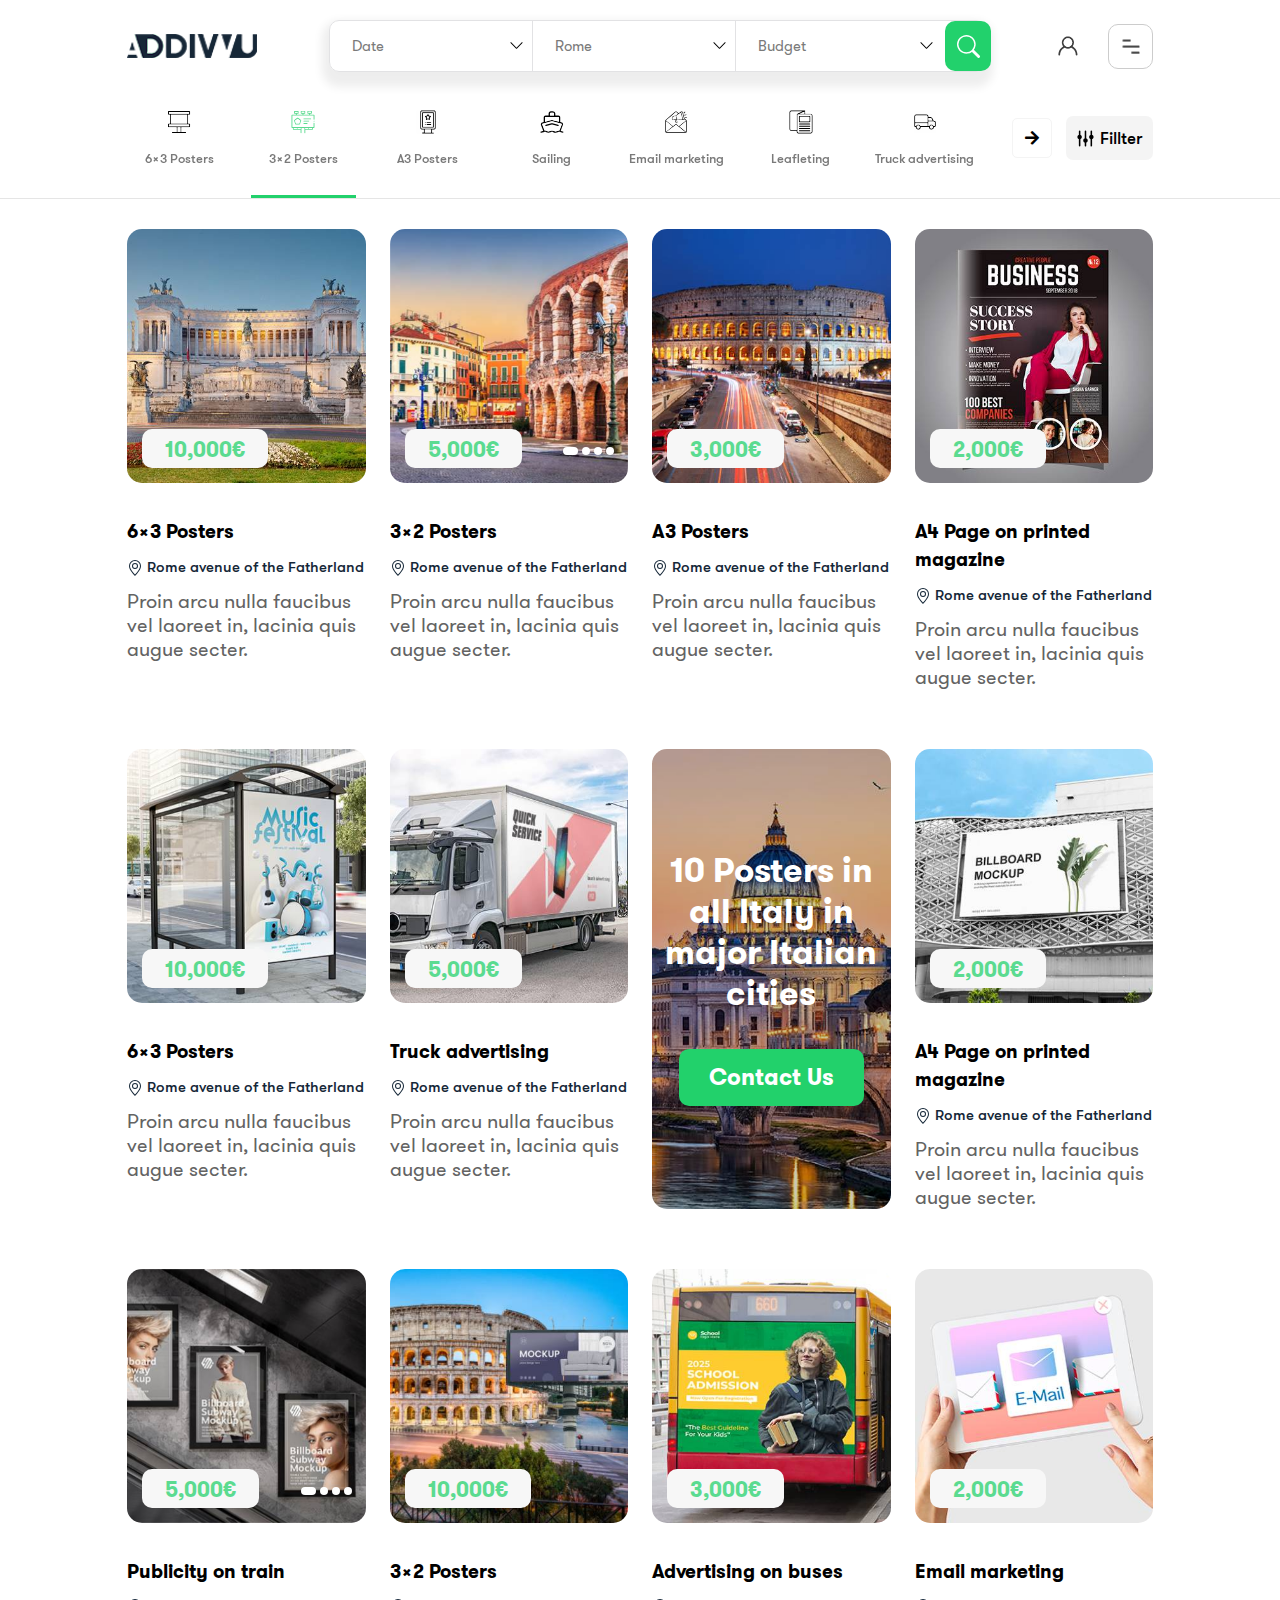
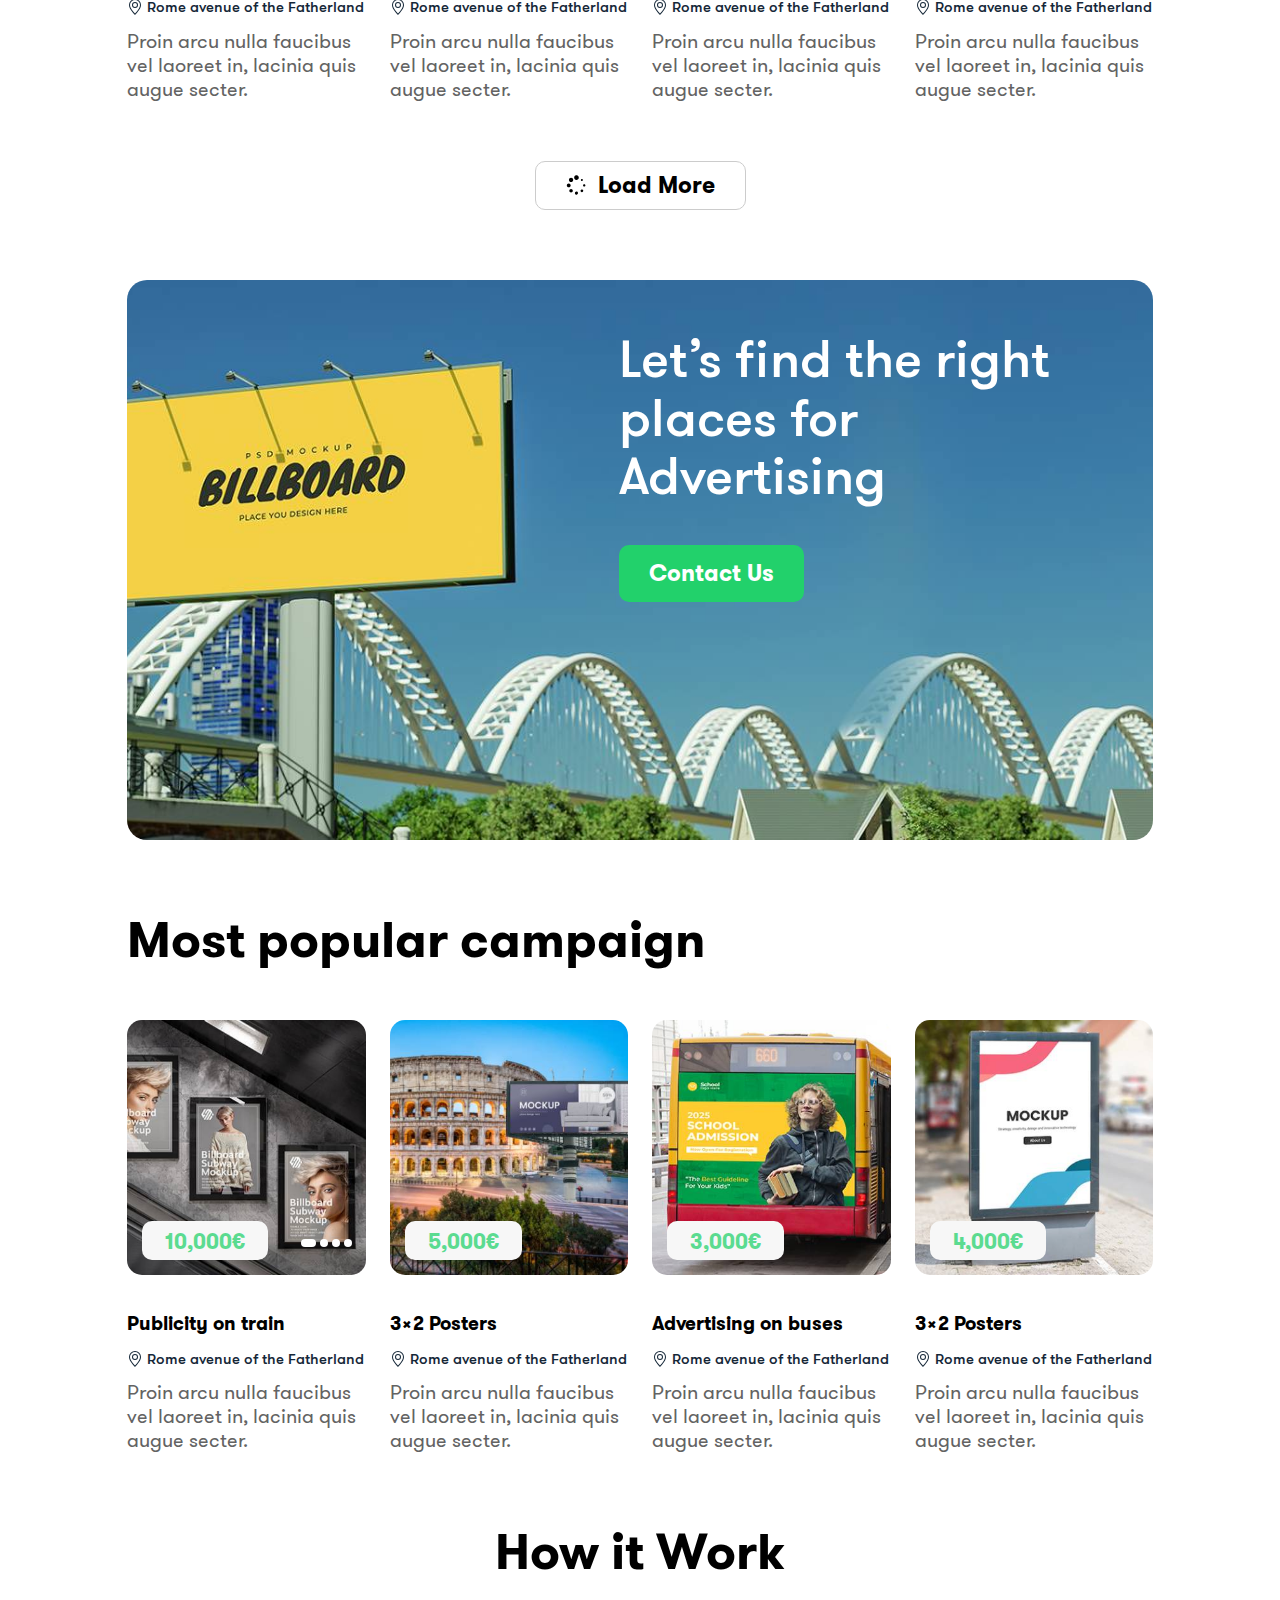
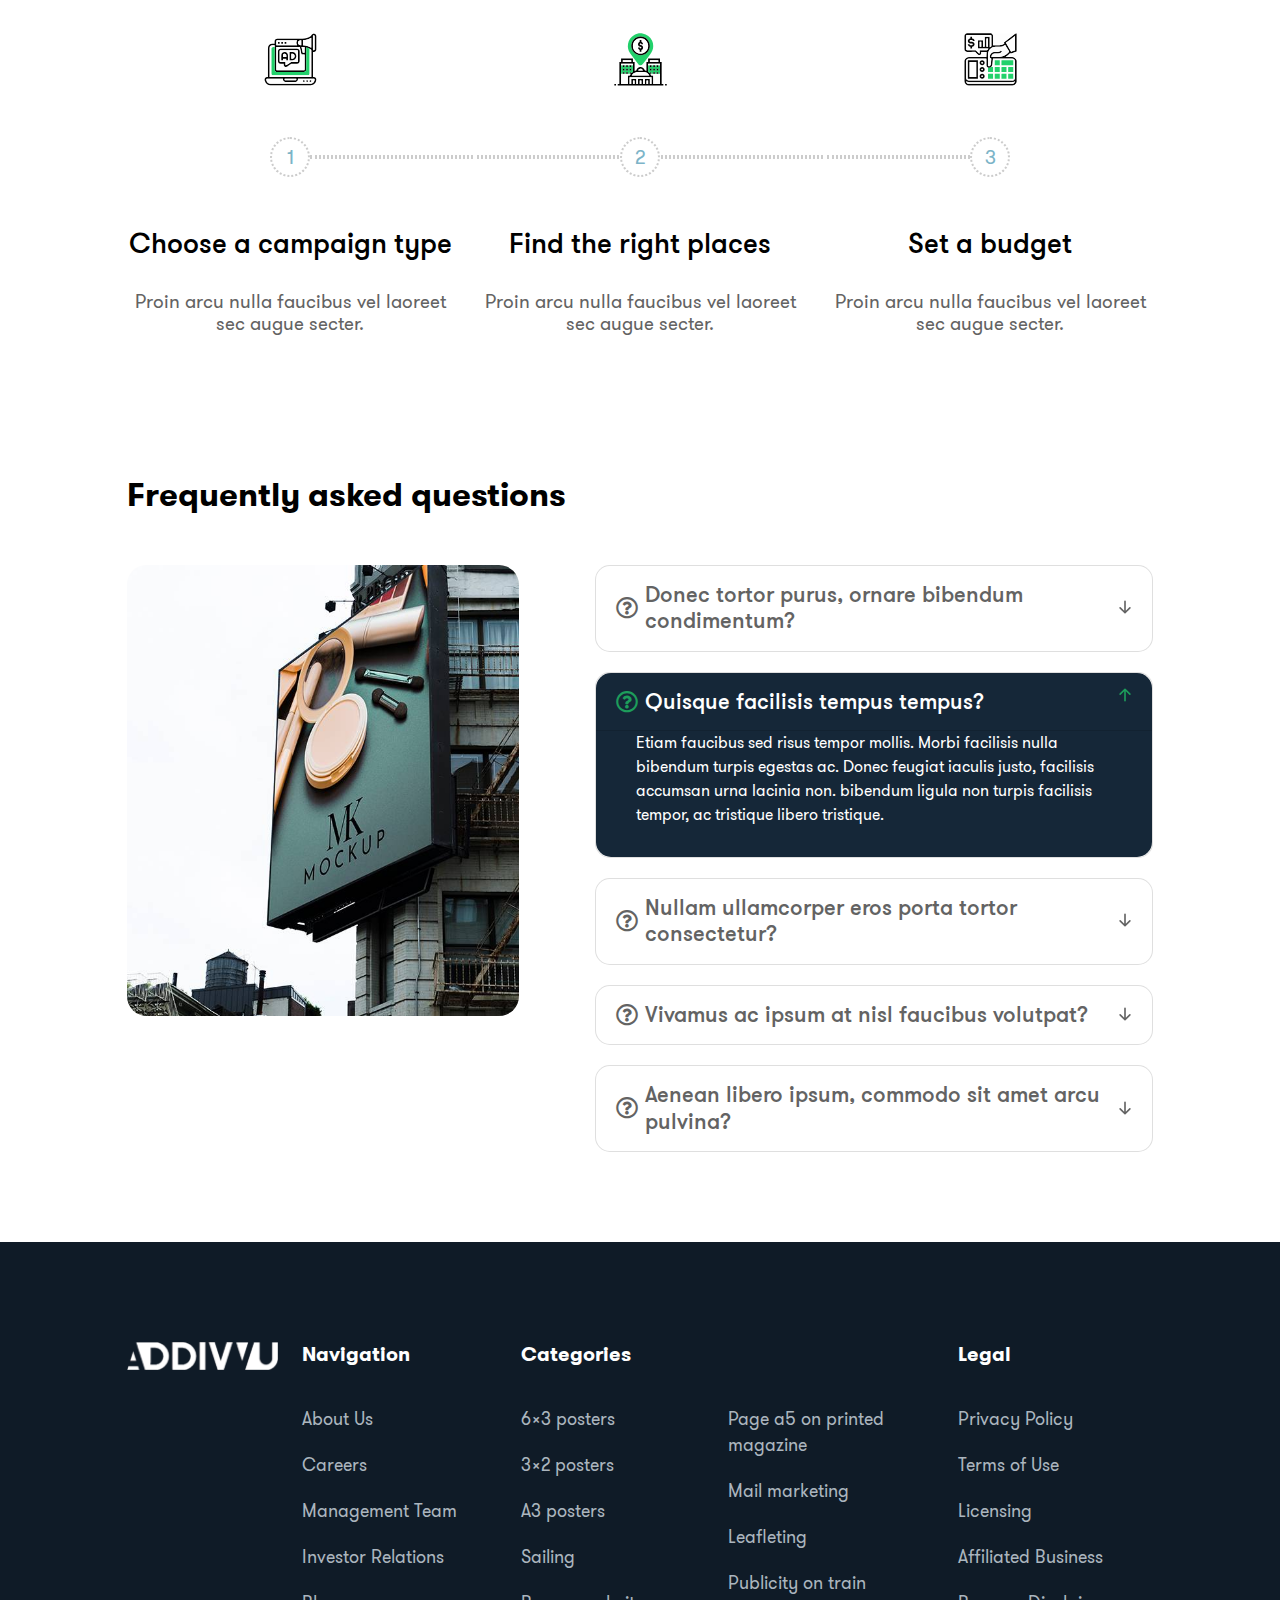
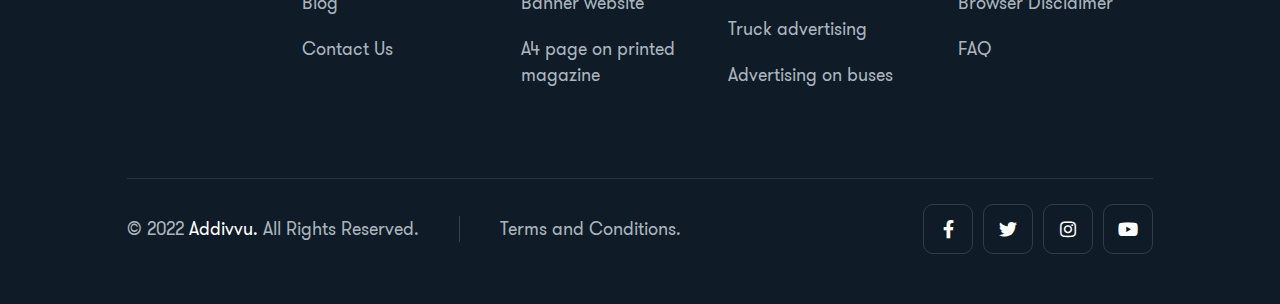
<file: index.html>
<html>
<head>
    <title>Addivvu</title>
    <!-- Latest compiled and minified CSS -->
    <meta charset="UTF-8">
    <meta name="viewport" content="width=device-width, initial-scale=1.0">
    <link href="css/bootstrap.min.css" rel="stylesheet">
    <link rel="stylesheet" type="text/css" href="css/style.css">
    <link rel="stylesheet" type="text/css" href="css/owl.carousel.min.css">
    <link rel="stylesheet" type="text/css" href="css/owl.theme.default.min.css">
    <link rel="stylesheet" type="text/css" href="css/range-style.css">
    <link rel="stylesheet" type="text/css" href="fonts/stylesheet.css">
    <link rel="stylesheet" href="css/date-style.css">
    <link rel="stylesheet" href="css/responsive.css">
    <!-- Fontawesome -->
    <link rel="stylesheet" href="https://cdnjs.cloudflare.com/ajax/libs/font-awesome/5.14.0/css/all.min.css">
</head>
<body>
 <header class="main-header">
     <div class="container">
         <div class="main-header-warrper">
             <div class="site-logo">
                 <a href="index.html">
                 <img src="img/logo.png">
                 </a>
             </div>
             <div class="site-search-bar">
                 <div class="input-search-warrper">
                     <div class="main-warrper">
                        <div class="menu-item" id="date-show">
                            <a href="javascript:void(0);">Date</a>
                        </div>
                        <div class="menu-item" id="romo-show">
                            <a href="javascript:void(0);">Rome</a>
                        </div>

                        <div class="menu-item" id="budget-show">
                            <a href="javascript:void(0);">Budget</a>
                        </div>
                     </div>
                     <button id="filter-desktop-view-btn">
                        <svg xmlns="http://www.w3.org/2000/svg" width="16" height="16" fill="currentColor" class="bi bi-search" viewBox="0 0 16 16">
                            <path d="M11.742 10.344a6.5 6.5 0 1 0-1.397 1.398h-.001c.03.04.062.078.098.115l3.85 3.85a1 1 0 0 0 1.415-1.414l-3.85-3.85a1.007 1.007 0 0 0-.115-.1zM12 6.5a5.5 5.5 0 1 1-11 0 5.5 5.5 0 0 1 11 0z"/>
                          </svg>
                     </button>

<!-- dropdown 1 start -->
<div class="search_drop" id="search_date" style="display: none;">
   <div class="date-highlight-warrper">
    <div class="mod-search " id="eviivo-availability-search" style="display: block;">

        <input value="" id="default-nights-serviced" type="hidden">
            <div class="column column-1 tooltip-holder" style="display: none;">
                <label for="eviivo-start-date" >Event start date</label>
                <input class="cp-input icon-calendar start-date icon-input datepicker hasDatepicker" id="eviivo-start-date" name="input" placeholder="Check in" readonly="readonly" value="" type="hidden">
            </div>
        
            <div class="column column-2" style="display: none;">
                <label for="eviivo-end-date">Event End date</label>
                <input class="cp-input icon-calendar end-date icon-input datepicker hasDatepicker" id="eviivo-end-date" name="input" placeholder="Check out" readonly="readonly" value="" type="hidden">
            </div>
          <div id="datepicker"></div>
        </div>


        <div class="bottom-date-item">
            <ul>
                <button class="custom-date-button active-date-point">Exact Date</button>
                <button class="custom-date-button">±  2 Day</button>
                <button class="custom-date-button">±  3 Day</button>
                <button class="custom-date-button">±  7 Day</button>
                <button class="custom-date-button" id="clear-pop-modal">Ok</button>
            </ul>
        </div>
   </div>
</div>
<!-- dropdown 1 End -->


<!-- dropdown 2 start -->
<div class="search_drop" id="search_romo" style="display: none;">
    <div class="romo-map">
        <div class="row">
            <div class="col-12 col-sm-12 col-md-6 col-lg-6">
                <div class="romo-map-image">
                    <img src="img/romo-map.jpg">
                </div>
            </div>
            <div class="col-12 col-sm-12 col-md-6 col-lg-6">
                <div class="romo-review">
                    <div class="review-romo-top">
                        <form>
                            <input type="text" placeholder="Search for the location" class="search-bar">
                            <button><svg xmlns="http://www.w3.org/2000/svg" width="16" height="16" fill="currentColor" class="bi bi-search" viewBox="0 0 16 16">
                                <path d="M11.742 10.344a6.5 6.5 0 1 0-1.397 1.398h-.001c.03.04.062.078.098.115l3.85 3.85a1 1 0 0 0 1.415-1.414l-3.85-3.85a1.007 1.007 0 0 0-.115-.1zM12 6.5a5.5 5.5 0 1 1-11 0 5.5 5.5 0 0 1 11 0z"></path>
                              </svg></button>
                        </form>
                    </div>
                    <div class="romo-review-data">
                        <div class="owl-carousel review-silder owl-theme">
                            <div class="item">
                                <div class="main-label-title">
                                    <h2>Romo</h2>
                                    <ul> 
                                        <li><h4>The Colosseum</h4>
                                            <div class="review-star-header">
                                                <img src="img/star-yellow.svg">
                                                <img src="img/star-yellow.svg">
                                                <img src="img/star-yellow.svg">
                                                <img src="img/star-yellow.svg">
                                                <img src="img/star-yellow.svg">
                                                <span>5</span>
                                            </div>
                                        </li>
                                        <li><h4>Roman Forum</h4>
                                            <div class="review-star-header">
                                                <img src="img/star-yellow.svg">
                                                <img src="img/star-yellow.svg">
                                                <img src="img/star-yellow.svg">
                                                <img src="img/star-yellow.svg">
                                                <img src="img/star-yellow.svg">
                                                <span>4.5</span>
                                            </div>
                                        </li>
                                        <li><h4>Vittorio Emanuele</h4>
                                            <div class="review-star-header">
                                                <img src="img/star-yellow.svg">
                                                <img src="img/star-yellow.svg">
                                                <img src="img/star-yellow.svg">
                                                <img src="img/star-yellow.svg">
                                                <img src="img/star-yellow.svg">
                                                <span>4.8</span>
                                            </div>
                                        </li>

                                    </ul>
                                </div>
                                <div class="main-label-title">
                                    <h2>Romo</h2>
                                    <ul> 
                                        <li><h4>The Colosseum</h4>
                                            <div class="review-star-header">
                                                <img src="img/star-yellow.svg">
                                                <img src="img/star-yellow.svg">
                                                <img src="img/star-yellow.svg">
                                                <img src="img/star-yellow.svg">
                                                <img src="img/star-yellow.svg">
                                                <span>5</span>
                                            </div>
                                        </li>
                                        <li><h4>Roman Forum</h4>
                                            <div class="review-star-header">
                                                <img src="img/star-yellow.svg">
                                                <img src="img/star-yellow.svg">
                                                <img src="img/star-yellow.svg">
                                                <img src="img/star-yellow.svg">
                                                <img src="img/star-yellow.svg">
                                                <span>4.5</span>
                                            </div>
                                        </li>
                                        <li><h4>Vittorio Emanuele</h4>
                                            <div class="review-star-header">
                                                <img src="img/star-yellow.svg">
                                                <img src="img/star-yellow.svg">
                                                <img src="img/star-yellow.svg">
                                                <img src="img/star-yellow.svg">
                                                <img src="img/star-yellow.svg">
                                                <span>4.8</span>
                                            </div>
                                        </li>

                                    </ul>
                                </div>
                            </div>
                            <div class="item">
                                <div class="main-label-title">
                                    <h2>Romo</h2>
                                    <ul> 
                                        <li><h4>The Colosseum</h4>
                                            <div class="review-star-header">
                                                <img src="img/star-yellow.svg">
                                                <img src="img/star-yellow.svg">
                                                <img src="img/star-yellow.svg">
                                                <img src="img/star-yellow.svg">
                                                <img src="img/star-yellow.svg">
                                                <span>5</span>
                                            </div>
                                        </li>
                                        <li><h4>Roman Forum</h4>
                                            <div class="review-star-header">
                                                <img src="img/star-yellow.svg">
                                                <img src="img/star-yellow.svg">
                                                <img src="img/star-yellow.svg">
                                                <img src="img/star-yellow.svg">
                                                <img src="img/star-yellow.svg">
                                                <span>4.5</span>
                                            </div>
                                        </li>
                                        <li><h4>Vittorio Emanuele</h4>
                                            <div class="review-star-header">
                                                <img src="img/star-yellow.svg">
                                                <img src="img/star-yellow.svg">
                                                <img src="img/star-yellow.svg">
                                                <img src="img/star-yellow.svg">
                                                <img src="img/star-yellow.svg">
                                                <span>4.8</span>
                                            </div>
                                        </li>

                                    </ul>
                                </div>
                                <div class="main-label-title">
                                    <h2>Romo</h2>
                                    <ul> 
                                        <li><h4>The Colosseum</h4>
                                            <div class="review-star-header">
                                                <img src="img/star-yellow.svg">
                                                <img src="img/star-yellow.svg">
                                                <img src="img/star-yellow.svg">
                                                <img src="img/star-yellow.svg">
                                                <img src="img/star-yellow.svg">
                                                <span>5</span>
                                            </div>
                                        </li>
                                        <li><h4>Roman Forum</h4>
                                            <div class="review-star-header">
                                                <img src="img/star-yellow.svg">
                                                <img src="img/star-yellow.svg">
                                                <img src="img/star-yellow.svg">
                                                <img src="img/star-yellow.svg">
                                                <img src="img/star-yellow.svg">
                                                <span>4.5</span>
                                            </div>
                                        </li>
                                        <li><h4>Vittorio Emanuele</h4>
                                            <div class="review-star-header">
                                                <img src="img/star-yellow.svg">
                                                <img src="img/star-yellow.svg">
                                                <img src="img/star-yellow.svg">
                                                <img src="img/star-yellow.svg">
                                                <img src="img/star-yellow.svg">
                                                <span>4.8</span>
                                            </div>
                                        </li>

                                    </ul>
                                </div>
                            </div>                            
                        </div>
                    </div>
                </div>
            </div>
        </div>
    </div>
</div>
<!-- dropdown 3 End -->

<!-- dropdown 3 start -->
<div class="search_drop" id="search_budget" style="display: none;">
    <div class="header-filter-menu">
        <div class="fiter-lable-header">
            <h4>Select your budget</h4>
        </div>
        <div class="budget-filter-form">
            <form>
                <div class="filter-area-header">
                    <input type="text" placeholder="Min.Budget" class="input-filter-min">
                    <div class="top-header-diffreance">
                        <h4>To</h4>
                    </div>
                    <input type="text" placeholder="Min.Budget" class="input-filter-max">
                    <button class="read-more budget-btn-header">
                        Apply
                    </button>
                </div>
            </form>
        </div>
    </div>
</div>
<!-- dropdown 3 End -->

                 </div>
             </div>
             <div class="button-wapper">
                 <a href="#" class="register-login"><img src="img/user-icon.svg"></a>
                 <a href="#" class="toggle-menu-desktop"><img src="img/menu-icon.png"></a>
                 <button id="filter-mobile-view-btn">
                    <svg xmlns="http://www.w3.org/2000/svg" width="16" height="16" fill="currentColor" class="open-search-icon bi bi-search" viewBox="0 0 16 16">
                        <path d="M11.742 10.344a6.5 6.5 0 1 0-1.397 1.398h-.001c.03.04.062.078.098.115l3.85 3.85a1 1 0 0 0 1.415-1.414l-3.85-3.85a1.007 1.007 0 0 0-.115-.1zM12 6.5a5.5 5.5 0 1 1-11 0 5.5 5.5 0 0 1 11 0z"/>
                      </svg>
                      <svg xmlns="http://www.w3.org/2000/svg" width="16" height="16" fill="currentColor" class="close-icon bi bi-x" viewBox="0 0 16 16">
                        <path d="M4.646 4.646a.5.5 0 0 1 .708 0L8 7.293l2.646-2.647a.5.5 0 0 1 .708.708L8.707 8l2.647 2.646a.5.5 0 0 1-.708.708L8 8.707l-2.646 2.647a.5.5 0 0 1-.708-.708L7.293 8 4.646 5.354a.5.5 0 0 1 0-.708z"/>
                      </svg>
                 </button>
             </div>
         </div>
     </div>
     <div class="mobile-view-filter-btn">
        <div class="container">
            <div class="site-search-bar">
                <div class="input-search-warrper">
                    <div class="main-warrper">
                    <div class="menu-item">
                        <a href="javascript:void(0);" data-bs-toggle="modal" data-bs-target="#dataexampleModal">Date</a>
                    </div>
                    <div class="menu-item">
                        <a href="javascript:void(0);" data-bs-toggle="modal" data-bs-target="#romoexampleModal">Rome</a>
                    </div>

                    <div class="menu-item">
                        <a href="javascript:void(0);" data-bs-toggle="modal" data-bs-target="#budgetexampleModal">Budget</a>
                    </div>
                    </div>
                </div>
            </div>
        </div>
     </div>
     <div class="filter-section">
     <div class="container">
        <div class="row">
            <div class="col-12 col-sm-12 col-md-11 col-lg-11">
                <div class="collection-icon-wapper">
               <div class="owl-carousel featured-silder owl-theme">
                   <div class="item">
                       <div class="featured-warrper">
                           <a href="#.">
                               <img src="img/Svg/6x3-poster.svg">
                               <img src="img/Svg/6x3-poster-green.svg">
                               <span>6x3 Posters</span>
                           </a>
                       </div>
                   </div>
                   <div class="item">
                       <div class="featured-warrper active-filter">
                           <a href="#.">
                               <img src="img/Svg/3x2-poster.svg">
                               <img src="img/Svg/3x2-poster-green.svg">
                               <span>3x2 Posters</span>
                           </a>
                       </div>
                   </div>
                   <div class="item">
                       <div class="featured-warrper">
                           <a href="#.">
                               <img src="img/Svg/poster.svg">
                               <img src="img/Svg/poster-green.svg">
                               <span>A3 Posters</span>
                           </a>
                       </div>
                   </div>
                   <div class="item">
                       <div class="featured-warrper">
                           <a href="#.">
                               <img src="img/Svg/sailing.svg">
                               <img src="img/Svg/sailing-green.svg">
                               <span>Sailing</span>
                           </a>
                       </div>
                   </div>
                   <div class="item">
                       <div class="featured-warrper">
                           <a href="#.">
                               <img src="img/Svg/email.svg">
                               <img src="img/Svg/email-green.svg">
                               <span>Email marketing</span>
                           </a>
                       </div>
                   </div>
                   <div class="item">
                       <div class="featured-warrper">
                           <a href="#.">
                               <img src="img/Svg/leafleating.svg">
                               <img src="img/Svg/leafleating-green.svg">
                               <span>Leafleting</span>
                           </a>
                       </div>
                   </div>
                   <div class="item">
                       <div class="featured-warrper">
                           <a href="#.">
                               <img src="img/Svg/truck.svg">
                               <img src="img/Svg/truck-green.svg">
                               <span>Truck advertising</span>
                           </a>
                       </div>
                   </div>
                   <div class="item">
                       <div class="featured-warrper">
                           <a href="#.">
                               <img src="img/Svg/website-banner.svg">
                               <img src="img/Svg/website-banner-green.svg">
                               <span>Banner website</span>
                           </a>
                       </div>
                   </div>
                   <div class="item">
                       <div class="featured-warrper">
                           <a href="#.">
                               <img src="img/Svg/bus.svg">
                               <img src="img/Svg/bus-green.svg">
                               <span>Advertising on buses</span>
                           </a>
                       </div>
                   </div>
               </div>
               </div>
            </div>
            <div class="col-12 col-sm-12 col-md-1 col-lg-1">
                   <div class="filter-icon">
                       <a href="#." data-bs-toggle="modal" data-bs-target="#filterModal"><img src="img/fillter-icon.svg">
                           Fillter
                       </a>
                   </div>
            </div>
        </div>
    </div>
    </div>
 </header>
 <!-- <section class="filter-section">

 </section> -->
<section class="card-section section-padding">
    <div class="container">
        <div class="row">
            <div class="col-12 col-sm-12 col-md-6 col-lg-3">
                <div class="poster-warrper">
                    <div class="poster-album">
                        <img src="img/6x3-poster.jpg">
                            <span>10,000€</span>
                    </div>
                    <div class="poster-item">
                        <h4>6x3 Posters</h4>
                        <span><svg xmlns="http://www.w3.org/2000/svg" width="16" height="16" fill="currentColor" class="bi bi-geo-alt" viewBox="0 0 16 16">
                            <path d="M12.166 8.94c-.524 1.062-1.234 2.12-1.96 3.07A31.493 31.493 0 0 1 8 14.58a31.481 31.481 0 0 1-2.206-2.57c-.726-.95-1.436-2.008-1.96-3.07C3.304 7.867 3 6.862 3 6a5 5 0 0 1 10 0c0 .862-.305 1.867-.834 2.94zM8 16s6-5.686 6-10A6 6 0 0 0 2 6c0 4.314 6 10 6 10z"/>
                            <path d="M8 8a2 2 0 1 1 0-4 2 2 0 0 1 0 4zm0 1a3 3 0 1 0 0-6 3 3 0 0 0 0 6z"/>
                          </svg> Rome avenue of the Fatherland</span>
                        <p>Proin arcu nulla faucibus vel laoreet
                            in, lacinia quis augue secter.</p>
                    </div>
                </div>
            </div>
            <div class="col-12 col-sm-12 col-md-6 col-lg-3">
                <div class="poster-warrper">
                    <div class="poster-album">
                        <div class="owl-carousel poster-silder owl-theme">
                            <div class="item">
                                <figure>
                                    <img src="img/3x2-poster.jpg">
                                </figure>
                            </div>
                            <div class="item">
                                <figure>
                                    <img src="img/6x3-poster.jpg">
                                </figure>
                            </div>
                            <div class="item">
                                <figure>
                                    <img src="img/A3-poster.jpg">
                                </figure>
                            </div>
                            <div class="item">
                                <figure>
                                    <img src="img/magazine.jpg">
                                </figure>
                            </div>
                        </div>
                            <span>5,000€</span>
                    </div>
                    <div class="poster-item">
                        <h4>3x2 Posters</h4>
                        <span> <svg xmlns="http://www.w3.org/2000/svg" width="16" height="16" fill="currentColor" class="bi bi-geo-alt" viewBox="0 0 16 16">
                            <path d="M12.166 8.94c-.524 1.062-1.234 2.12-1.96 3.07A31.493 31.493 0 0 1 8 14.58a31.481 31.481 0 0 1-2.206-2.57c-.726-.95-1.436-2.008-1.96-3.07C3.304 7.867 3 6.862 3 6a5 5 0 0 1 10 0c0 .862-.305 1.867-.834 2.94zM8 16s6-5.686 6-10A6 6 0 0 0 2 6c0 4.314 6 10 6 10z"/>
                            <path d="M8 8a2 2 0 1 1 0-4 2 2 0 0 1 0 4zm0 1a3 3 0 1 0 0-6 3 3 0 0 0 0 6z"/>
                          </svg> Rome avenue of the Fatherland</span>
                        <p>Proin arcu nulla faucibus vel laoreet
                            in, lacinia quis augue secter.</p>
                    </div>
                </div>
            </div>
            <div class="col-12 col-sm-12 col-md-6 col-lg-3">
                <div class="poster-warrper">
                    <div class="poster-album">
                        <img src="img/A3-poster.jpg">
                            <span>3,000€</span>
                    </div>
                    <div class="poster-item">
                        <h4>A3 Posters</h4>
                        <span><svg xmlns="http://www.w3.org/2000/svg" width="16" height="16" fill="currentColor" class="bi bi-geo-alt" viewBox="0 0 16 16">
                            <path d="M12.166 8.94c-.524 1.062-1.234 2.12-1.96 3.07A31.493 31.493 0 0 1 8 14.58a31.481 31.481 0 0 1-2.206-2.57c-.726-.95-1.436-2.008-1.96-3.07C3.304 7.867 3 6.862 3 6a5 5 0 0 1 10 0c0 .862-.305 1.867-.834 2.94zM8 16s6-5.686 6-10A6 6 0 0 0 2 6c0 4.314 6 10 6 10z"/>
                            <path d="M8 8a2 2 0 1 1 0-4 2 2 0 0 1 0 4zm0 1a3 3 0 1 0 0-6 3 3 0 0 0 0 6z"/>
                          </svg> Rome avenue of the Fatherland</span>
                        <p>Proin arcu nulla faucibus vel laoreet
                            in, lacinia quis augue secter.</p>
                    </div>
                </div>
            </div>
            <div class="col-12 col-sm-12 col-md-6 col-lg-3">
                <div class="poster-warrper">
                    <div class="poster-album">
                        <img src="img/magazine.jpg">
                            <span>2,000€</span>
                    </div>
                    <div class="poster-item">
                        <h4>A4 Page on printed magazine</h4>
                        <span><svg xmlns="http://www.w3.org/2000/svg" width="16" height="16" fill="currentColor" class="bi bi-geo-alt" viewBox="0 0 16 16">
                            <path d="M12.166 8.94c-.524 1.062-1.234 2.12-1.96 3.07A31.493 31.493 0 0 1 8 14.58a31.481 31.481 0 0 1-2.206-2.57c-.726-.95-1.436-2.008-1.96-3.07C3.304 7.867 3 6.862 3 6a5 5 0 0 1 10 0c0 .862-.305 1.867-.834 2.94zM8 16s6-5.686 6-10A6 6 0 0 0 2 6c0 4.314 6 10 6 10z"/>
                            <path d="M8 8a2 2 0 1 1 0-4 2 2 0 0 1 0 4zm0 1a3 3 0 1 0 0-6 3 3 0 0 0 0 6z"/>
                          </svg> Rome avenue of the Fatherland</span>
                        <p>Proin arcu nulla faucibus vel laoreet
                            in, lacinia quis augue secter.</p>
                    </div>
                </div>
            </div>
            <div class="col-12 col-sm-12 col-md-6 col-lg-3">
                <div class="poster-warrper">
                    <div class="poster-album">
                        <img src="img/6x3-poster-2.jpg">
                            <span>10,000€</span>
                    </div>
                    <div class="poster-item">
                        <h4>6x3 Posters</h4>
                        <span><svg xmlns="http://www.w3.org/2000/svg" width="16" height="16" fill="currentColor" class="bi bi-geo-alt" viewBox="0 0 16 16">
                            <path d="M12.166 8.94c-.524 1.062-1.234 2.12-1.96 3.07A31.493 31.493 0 0 1 8 14.58a31.481 31.481 0 0 1-2.206-2.57c-.726-.95-1.436-2.008-1.96-3.07C3.304 7.867 3 6.862 3 6a5 5 0 0 1 10 0c0 .862-.305 1.867-.834 2.94zM8 16s6-5.686 6-10A6 6 0 0 0 2 6c0 4.314 6 10 6 10z"/>
                            <path d="M8 8a2 2 0 1 1 0-4 2 2 0 0 1 0 4zm0 1a3 3 0 1 0 0-6 3 3 0 0 0 0 6z"/>
                          </svg> Rome avenue of the Fatherland</span>
                        <p>Proin arcu nulla faucibus vel laoreet
                            in, lacinia quis augue secter.</p>
                    </div>
                </div>
            </div>
            <div class="col-12 col-sm-12 col-md-6 col-lg-3">
                <div class="poster-warrper">
                    <div class="poster-album">
                        <img src="img/truck-image.jpg">
                            <span>5,000€</span>
                    </div>
                    <div class="poster-item">
                        <h4>Truck advertising</h4>
                        <span><svg xmlns="http://www.w3.org/2000/svg" width="16" height="16" fill="currentColor" class="bi bi-geo-alt" viewBox="0 0 16 16">
                            <path d="M12.166 8.94c-.524 1.062-1.234 2.12-1.96 3.07A31.493 31.493 0 0 1 8 14.58a31.481 31.481 0 0 1-2.206-2.57c-.726-.95-1.436-2.008-1.96-3.07C3.304 7.867 3 6.862 3 6a5 5 0 0 1 10 0c0 .862-.305 1.867-.834 2.94zM8 16s6-5.686 6-10A6 6 0 0 0 2 6c0 4.314 6 10 6 10z"/>
                            <path d="M8 8a2 2 0 1 1 0-4 2 2 0 0 1 0 4zm0 1a3 3 0 1 0 0-6 3 3 0 0 0 0 6z"/>
                          </svg> Rome avenue of the Fatherland</span>
                        <p>Proin arcu nulla faucibus vel laoreet
                            in, lacinia quis augue secter.</p>
                    </div>
                </div>
            </div>
            <div class="col-12 col-sm-12 col-md-6 col-lg-3">
                <div class="poster-warrper">
                <div class="poster-warrper-item" style="background-image: url(img/contact-us.jpg);">
                        <div class="contact-us-data">
                            <h2>10 Posters in
                                all Italy in major
                                Italian cities</h2>
                                <a href="#." class="read-more home-contactus">Contact Us</a>
                        </div>
                </div>
                </div>
            </div>
            <div class="col-12 col-sm-12 col-md-6 col-lg-3">
                <div class="poster-warrper">
                    <div class="poster-album">
                        <img src="img/billboard.jpg">
                            <span>2,000€</span>
                    </div>
                    <div class="poster-item">
                        <h4>A4 Page on printed magazine</h4>
                        <span><svg xmlns="http://www.w3.org/2000/svg" width="16" height="16" fill="currentColor" class="bi bi-geo-alt" viewBox="0 0 16 16">
                            <path d="M12.166 8.94c-.524 1.062-1.234 2.12-1.96 3.07A31.493 31.493 0 0 1 8 14.58a31.481 31.481 0 0 1-2.206-2.57c-.726-.95-1.436-2.008-1.96-3.07C3.304 7.867 3 6.862 3 6a5 5 0 0 1 10 0c0 .862-.305 1.867-.834 2.94zM8 16s6-5.686 6-10A6 6 0 0 0 2 6c0 4.314 6 10 6 10z"/>
                            <path d="M8 8a2 2 0 1 1 0-4 2 2 0 0 1 0 4zm0 1a3 3 0 1 0 0-6 3 3 0 0 0 0 6z"/>
                          </svg> Rome avenue of the Fatherland</span>
                        <p>Proin arcu nulla faucibus vel laoreet
                            in, lacinia quis augue secter.</p>
                    </div>
                </div>
            </div>
            <div class="col-12 col-sm-12 col-md-6 col-lg-3">
                <div class="poster-warrper">
                    <div class="poster-album">
                        <div class="owl-carousel poster-silder owl-theme">
                            <div class="item">
                                <figure>
                                    <img src="img/publicity.jpg">
                                </figure>
                            </div>
                            <div class="item">
                                <figure>
                                    <img src="img/6x3-poster.jpg">
                                </figure>
                            </div>
                            <div class="item">
                                <figure>
                                    <img src="img/A3-poster.jpg">
                                </figure>
                            </div>
                            <div class="item">
                                <figure>
                                    <img src="img/magazine.jpg">
                                </figure>
                            </div>
                        </div>
                            <span>5,000€</span>
                    </div>
                    <div class="poster-item">
                        <h4>Publicity on train</h4>
                        <span> <svg xmlns="http://www.w3.org/2000/svg" width="16" height="16" fill="currentColor" class="bi bi-geo-alt" viewBox="0 0 16 16">
                            <path d="M12.166 8.94c-.524 1.062-1.234 2.12-1.96 3.07A31.493 31.493 0 0 1 8 14.58a31.481 31.481 0 0 1-2.206-2.57c-.726-.95-1.436-2.008-1.96-3.07C3.304 7.867 3 6.862 3 6a5 5 0 0 1 10 0c0 .862-.305 1.867-.834 2.94zM8 16s6-5.686 6-10A6 6 0 0 0 2 6c0 4.314 6 10 6 10z"/>
                            <path d="M8 8a2 2 0 1 1 0-4 2 2 0 0 1 0 4zm0 1a3 3 0 1 0 0-6 3 3 0 0 0 0 6z"/>
                          </svg> Rome avenue of the Fatherland</span>
                        <p>Proin arcu nulla faucibus vel laoreet
                            in, lacinia quis augue secter.</p>
                    </div>
                </div>
            </div>
            <div class="col-12 col-sm-12 col-md-6 col-lg-3">
                <div class="poster-warrper">
                    <div class="poster-album">
                        <img src="img/3x2-poster-2.jpg">
                            <span>10,000€</span>
                    </div>
                    <div class="poster-item">
                        <h4>3x2 Posters</h4>
                        <span><svg xmlns="http://www.w3.org/2000/svg" width="16" height="16" fill="currentColor" class="bi bi-geo-alt" viewBox="0 0 16 16">
                            <path d="M12.166 8.94c-.524 1.062-1.234 2.12-1.96 3.07A31.493 31.493 0 0 1 8 14.58a31.481 31.481 0 0 1-2.206-2.57c-.726-.95-1.436-2.008-1.96-3.07C3.304 7.867 3 6.862 3 6a5 5 0 0 1 10 0c0 .862-.305 1.867-.834 2.94zM8 16s6-5.686 6-10A6 6 0 0 0 2 6c0 4.314 6 10 6 10z"/>
                            <path d="M8 8a2 2 0 1 1 0-4 2 2 0 0 1 0 4zm0 1a3 3 0 1 0 0-6 3 3 0 0 0 0 6z"/>
                          </svg> Rome avenue of the Fatherland</span>
                        <p>Proin arcu nulla faucibus vel laoreet
                            in, lacinia quis augue secter.</p>
                    </div>
                </div>
            </div>
            <div class="col-12 col-sm-12 col-md-6 col-lg-3">
                <div class="poster-warrper">
                    <div class="poster-album">
                        <img src="img/ad-bus.jpg">
                            <span>3,000€</span>
                    </div>
                    <div class="poster-item">
                        <h4>Advertising on buses</h4>
                        <span><svg xmlns="http://www.w3.org/2000/svg" width="16" height="16" fill="currentColor" class="bi bi-geo-alt" viewBox="0 0 16 16">
                            <path d="M12.166 8.94c-.524 1.062-1.234 2.12-1.96 3.07A31.493 31.493 0 0 1 8 14.58a31.481 31.481 0 0 1-2.206-2.57c-.726-.95-1.436-2.008-1.96-3.07C3.304 7.867 3 6.862 3 6a5 5 0 0 1 10 0c0 .862-.305 1.867-.834 2.94zM8 16s6-5.686 6-10A6 6 0 0 0 2 6c0 4.314 6 10 6 10z"/>
                            <path d="M8 8a2 2 0 1 1 0-4 2 2 0 0 1 0 4zm0 1a3 3 0 1 0 0-6 3 3 0 0 0 0 6z"/>
                          </svg> Rome avenue of the Fatherland</span>
                        <p>Proin arcu nulla faucibus vel laoreet
                            in, lacinia quis augue secter.</p>
                    </div>
                </div>
            </div>
            <div class="col-12 col-sm-12 col-md-6 col-lg-3">
                <div class="poster-warrper">
                    <div class="poster-album">
                        <img src="img/email-marketing.jpg">
                            <span>2,000€</span>
                    </div>
                    <div class="poster-item">
                        <h4>Email marketing</h4>
                        <span><svg xmlns="http://www.w3.org/2000/svg" width="16" height="16" fill="currentColor" class="bi bi-geo-alt" viewBox="0 0 16 16">
                            <path d="M12.166 8.94c-.524 1.062-1.234 2.12-1.96 3.07A31.493 31.493 0 0 1 8 14.58a31.481 31.481 0 0 1-2.206-2.57c-.726-.95-1.436-2.008-1.96-3.07C3.304 7.867 3 6.862 3 6a5 5 0 0 1 10 0c0 .862-.305 1.867-.834 2.94zM8 16s6-5.686 6-10A6 6 0 0 0 2 6c0 4.314 6 10 6 10z"/>
                            <path d="M8 8a2 2 0 1 1 0-4 2 2 0 0 1 0 4zm0 1a3 3 0 1 0 0-6 3 3 0 0 0 0 6z"/>
                          </svg> Rome avenue of the Fatherland</span>
                        <p>Proin arcu nulla faucibus vel laoreet
                            in, lacinia quis augue secter.</p>
                    </div>
                </div>
            </div>
        </div>
        <div class="row">
            <div class="col-12 col-sm-12">
            <div class="loading-button">
                <a href="#." class="know-more loading-more"><img src="img/loading.svg">Load More</a>
            </div>
        </div>
        </div>
    </div>
</section>
<section class="billboard-section">
    <div class="container">
        <div class="billboard-warrper">
            <img src="img/billboard-banner.jpg">
            <div class="billboard-data">
                <h2>
                    Let’s find the right
places for Advertising
                </h2>
                <a href="#." class="read-more bill-btn">
                    Contact Us
                </a>
            </div>
        </div>
    </div>
</section>
<section class="campaign-section section-padding">
    <div class="container">
        <div class="main-title">
            <h2>Most popular campaign</h2>
        </div>
        <div class="row">
            <div class="col-12 col-sm-12 col-md-6 col-lg-3">
                <div class="poster-warrper">
                    <div class="poster-album">
                        <div class="owl-carousel poster-silder owl-theme">
                            <div class="item">
                                <figure>
                                    <img src="img/publicity.jpg">
                                </figure>
                            </div>
                            <div class="item">
                                <figure>
                                    <img src="img/6x3-poster.jpg">
                                </figure>
                            </div>
                            <div class="item">
                                <figure>
                                    <img src="img/A3-poster.jpg">
                                </figure>
                            </div>
                            <div class="item">
                                <figure>
                                    <img src="img/magazine.jpg">
                                </figure>
                            </div>
                        </div>
                            <span>10,000€</span>
                    </div>
                    <div class="poster-item">
                        <h4>Publicity on train</h4>
                        <span> <svg xmlns="http://www.w3.org/2000/svg" width="16" height="16" fill="currentColor" class="bi bi-geo-alt" viewBox="0 0 16 16">
                            <path d="M12.166 8.94c-.524 1.062-1.234 2.12-1.96 3.07A31.493 31.493 0 0 1 8 14.58a31.481 31.481 0 0 1-2.206-2.57c-.726-.95-1.436-2.008-1.96-3.07C3.304 7.867 3 6.862 3 6a5 5 0 0 1 10 0c0 .862-.305 1.867-.834 2.94zM8 16s6-5.686 6-10A6 6 0 0 0 2 6c0 4.314 6 10 6 10z"/>
                            <path d="M8 8a2 2 0 1 1 0-4 2 2 0 0 1 0 4zm0 1a3 3 0 1 0 0-6 3 3 0 0 0 0 6z"/>
                          </svg> Rome avenue of the Fatherland</span>
                        <p>Proin arcu nulla faucibus vel laoreet
                            in, lacinia quis augue secter.</p>
                    </div>
                </div>
            </div>
            <div class="col-12 col-sm-12 col-md-6 col-lg-3">
                <div class="poster-warrper">
                    <div class="poster-album">
                        <img src="img/3x2-poster-2.jpg">
                            <span>5,000€</span>
                    </div>
                    <div class="poster-item">
                        <h4>3x2 Posters</h4>
                        <span><svg xmlns="http://www.w3.org/2000/svg" width="16" height="16" fill="currentColor" class="bi bi-geo-alt" viewBox="0 0 16 16">
                            <path d="M12.166 8.94c-.524 1.062-1.234 2.12-1.96 3.07A31.493 31.493 0 0 1 8 14.58a31.481 31.481 0 0 1-2.206-2.57c-.726-.95-1.436-2.008-1.96-3.07C3.304 7.867 3 6.862 3 6a5 5 0 0 1 10 0c0 .862-.305 1.867-.834 2.94zM8 16s6-5.686 6-10A6 6 0 0 0 2 6c0 4.314 6 10 6 10z"/>
                            <path d="M8 8a2 2 0 1 1 0-4 2 2 0 0 1 0 4zm0 1a3 3 0 1 0 0-6 3 3 0 0 0 0 6z"/>
                          </svg> Rome avenue of the Fatherland</span>
                        <p>Proin arcu nulla faucibus vel laoreet
                            in, lacinia quis augue secter.</p>
                    </div>
                </div>
            </div>
            <div class="col-12 col-sm-12 col-md-6 col-lg-3">
                <div class="poster-warrper">
                    <div class="poster-album">
                        <img src="img/ad-bus.jpg">
                            <span>3,000€</span>
                    </div>
                    <div class="poster-item">
                        <h4>Advertising on buses</h4>
                        <span><svg xmlns="http://www.w3.org/2000/svg" width="16" height="16" fill="currentColor" class="bi bi-geo-alt" viewBox="0 0 16 16">
                            <path d="M12.166 8.94c-.524 1.062-1.234 2.12-1.96 3.07A31.493 31.493 0 0 1 8 14.58a31.481 31.481 0 0 1-2.206-2.57c-.726-.95-1.436-2.008-1.96-3.07C3.304 7.867 3 6.862 3 6a5 5 0 0 1 10 0c0 .862-.305 1.867-.834 2.94zM8 16s6-5.686 6-10A6 6 0 0 0 2 6c0 4.314 6 10 6 10z"/>
                            <path d="M8 8a2 2 0 1 1 0-4 2 2 0 0 1 0 4zm0 1a3 3 0 1 0 0-6 3 3 0 0 0 0 6z"/>
                          </svg> Rome avenue of the Fatherland</span>
                        <p>Proin arcu nulla faucibus vel laoreet
                            in, lacinia quis augue secter.</p>
                    </div>
                </div>
            </div>
            <div class="col-12 col-sm-12 col-md-6 col-lg-3">
                <div class="poster-warrper">
                    <div class="poster-album">
                        <img src="img/mockup.jpg">
                            <span>4,000€</span>
                    </div>
                    <div class="poster-item">
                        <h4>3x2 Posters</h4>
                        <span><svg xmlns="http://www.w3.org/2000/svg" width="16" height="16" fill="currentColor" class="bi bi-geo-alt" viewBox="0 0 16 16">
                            <path d="M12.166 8.94c-.524 1.062-1.234 2.12-1.96 3.07A31.493 31.493 0 0 1 8 14.58a31.481 31.481 0 0 1-2.206-2.57c-.726-.95-1.436-2.008-1.96-3.07C3.304 7.867 3 6.862 3 6a5 5 0 0 1 10 0c0 .862-.305 1.867-.834 2.94zM8 16s6-5.686 6-10A6 6 0 0 0 2 6c0 4.314 6 10 6 10z"/>
                            <path d="M8 8a2 2 0 1 1 0-4 2 2 0 0 1 0 4zm0 1a3 3 0 1 0 0-6 3 3 0 0 0 0 6z"/>
                          </svg> Rome avenue of the Fatherland</span>
                        <p>Proin arcu nulla faucibus vel laoreet
                            in, lacinia quis augue secter.</p>
                    </div>
                </div>
            </div>
        </div>
    </div>
</section>
<section class="how-section section-padding">
    <div class="container">
        <div class="main-title-headig">
            <h2>How it Work</h2>
        </div>
        <div class="row">
            <div class="col-12 col-sm-12 col-md-4 col-lg-4">
                <div class="how-it-data">
                    <img src="img/ad-campaign.svg">
                    <div class="counter-box">
                    <span>1</span>
                    </div>
                    <h3>Choose a campaign type</h3>
                    <p>Proin arcu nulla faucibus vel laoreet sec
                        augue secter.</p>
                </div>
            </div>
            <div class="col-12 col-sm-12 col-md-4 col-lg-4">
                <div class="how-it-data">
                    <img src="img/dollar-building.svg">
                    <div class="counter-box">
                    <span>2</span>
                    </div>
                    <h3>Find the right places</h3>
                    <p>Proin arcu nulla faucibus vel laoreet sec
                        augue secter.</p>
                </div>
            </div>
            <div class="col-12 col-sm-12 col-md-4 col-lg-4">
                <div class="how-it-data">
                    <img src="img/budget.svg">
                    <div class="counter-box">
                    <span>3</span>
                    </div>
                    <h3>Set a budget</h3>
                    <p>Proin arcu nulla faucibus vel laoreet sec
                        augue secter.</p>
                </div>
            </div>
        </div>
    </div>
</section>
<section class="faq-section section-padding">
    <div class="container">
        <div class="main-title">
            <h2>Frequently asked questions</h2>
        </div>
        <div class="row">
            <div class="col-12 col-sm-12 col-md-8 col-lg-5">
                <div class="faq-image">
                    <img src="img/faq-image.jpg">
                </div>
            </div>
            <div class="col-12 col-sm-12 col-md-12 col-lg-7">
                <div class="accoudian-data">
                    <div class="accordion" id="accordionExample">
                        <div class="accordion-item">
                          <h2 class="accordion-header" id="headingOne">
                            <button class="accordion-button collapsed" type="button" data-bs-toggle="collapse" data-bs-target="#collapseOne" aria-expanded="false" aria-controls="collapseOne">
                                Donec tortor purus, ornare bibendum condimentum?
                            </button>
                          </h2>
                          <div id="collapseOne" class="accordion-collapse collapse" aria-labelledby="headingOne" data-bs-parent="#accordionExample">
                            <div class="accordion-body">
                                Etiam faucibus sed risus tempor mollis. Morbi facilisis nulla bibendum turpis egestas ac. Donec feugiat iaculis justo, facilisis accumsan urna lacinia non. bibendum ligula non turpis facilisis tempor, ac tristique libero tristique.
                            </div>
                          </div>
                        </div>
                        <div class="accordion-item">
                          <h2 class="accordion-header" id="headingTwo">
                            <button class="accordion-button" type="button" data-bs-toggle="collapse" data-bs-target="#collapseTwo" aria-expanded="true" aria-controls="collapseTwo">
                                Quisque facilisis tempus tempus?
                            </button>
                          </h2>
                          <div id="collapseTwo" class="accordion-collapse collapse show" aria-labelledby="headingTwo" data-bs-parent="#accordionExample">
                            <div class="accordion-body">
                                Etiam faucibus sed risus tempor mollis. Morbi facilisis nulla bibendum turpis egestas ac. Donec feugiat iaculis justo, facilisis accumsan urna lacinia non. bibendum ligula non turpis facilisis tempor, ac tristique libero tristique.
                            </div>
                          </div>
                        </div>
                        <div class="accordion-item">
                          <h2 class="accordion-header" id="headingThree">
                            <button class="accordion-button collapsed" type="button" data-bs-toggle="collapse" data-bs-target="#collapseThree" aria-expanded="false" aria-controls="collapseThree">
                                Nullam ullamcorper eros porta tortor consectetur?
                            </button>
                          </h2>
                          <div id="collapseThree" class="accordion-collapse collapse" aria-labelledby="headingThree" data-bs-parent="#accordionExample">
                            <div class="accordion-body">
                                Etiam faucibus sed risus tempor mollis. Morbi facilisis nulla bibendum turpis egestas ac. Donec feugiat iaculis justo, facilisis accumsan urna lacinia non. bibendum ligula non turpis facilisis tempor, ac tristique libero tristique.
                            </div>
                          </div>
                        </div>

                        <div class="accordion-item">
                            <h2 class="accordion-header" id="headingfour">
                              <button class="accordion-button collapsed" type="button" data-bs-toggle="collapse" data-bs-target="#collapsefour" aria-expanded="false" aria-controls="collapsefour">
                                Vivamus ac ipsum at nisl faucibus volutpat?
                              </button>
                            </h2>
                            <div id="collapsefour" class="accordion-collapse collapse" aria-labelledby="headingfour" data-bs-parent="#accordionExample">
                              <div class="accordion-body">
                                Etiam faucibus sed risus tempor mollis. Morbi facilisis nulla bibendum turpis egestas ac. Donec feugiat iaculis justo, facilisis accumsan urna lacinia non. bibendum ligula non turpis facilisis tempor, ac tristique libero tristique.
                              </div>
                            </div>
                          </div>
                          <div class="accordion-item">
                            <h2 class="accordion-header" id="headingfive">
                              <button class="accordion-button collapsed" type="button" data-bs-toggle="collapse" data-bs-target="#collapsefive" aria-expanded="false" aria-controls="collapsefive">
                                Aenean libero ipsum, commodo sit amet arcu pulvina?
                              </button>
                            </h2>
                            <div id="collapsefive" class="accordion-collapse collapse" aria-labelledby="headingfive" data-bs-parent="#accordionExample">
                              <div class="accordion-body">
                                Etiam faucibus sed risus tempor mollis. Morbi facilisis nulla bibendum turpis egestas ac. Donec feugiat iaculis justo, facilisis accumsan urna lacinia non. bibendum ligula non turpis facilisis tempor, ac tristique libero tristique.
                              </div>
                            </div>
                          </div>
                      </div>
                </div>
            </div>
        </div>
    </div>
</section>
<footer>
    <div class="container">
        <div class="row">
            <div class="col-12 col-sm-12 col-md-4 col-lg-2">
                <div class="footer-logo-image">
                    <a href="#"><img src="img/footer-logo.png"></a>
                </div>
            </div>
            <div class="col-12 col-sm-12 col-md-12 col-lg-10">
                <div class="row">
                    <div class="col-12 col-sm-12 col-md-5 col-lg-3">
                        <div class="footer-menu">
                            <h4>Navigation</h4>
                            <ul>
                                <li><a href="#.">About Us</a></li>
                                <li><a href="#.">Careers</a></li>
                                <li><a href="#.">Management Team</a></li>
                                <li><a href="#.">Investor Relations</a></li>
                                <li><a href="#.">Blog</a></li>
                                <li><a href="#.">Contact Us</a></li>
                            </ul>
                        </div>
                    </div>
                    <div class="col-12 col-sm-12 col-md-7 col-lg-6">
                        <div class="categories-footer-menu footer-menu">
                            <h4>Categories</h4>
                            <ul>
                                <li><a href="#.">6x3 posters</a></li>
                                <li><a href="#.">3x2 posters</a></li>
                                <li><a href="#.">A3 posters</a></li>
                                <li><a href="#.">Sailing</a></li>
                                <li><a href="#.">Banner website</a></li>
                                <li><a href="#.">A4 page on printed magazine</a></li>
                            </ul>
                            <ul>
                                <li><a href="#.">Page a5 on printed magazine</a></li>
                                <li><a href="#.">Mail marketing</a></li>
                                <li><a href="#.">Leafleting</a></li>
                                <li><a href="#.">Publicity on train</a></li>
                                <li><a href="#.">Truck advertising</a></li>
                                <li><a href="#.">Advertising on buses</a></li>
                            </ul>
                        </div>
                    </div>
                    <div class="col-12 col-sm-12 col-md-6 col-lg-3">
                        <div class="footer-menu">
                            <h4>Legal</h4>
                            <ul>
                                <li><a href="#.">Privacy Policy</a></li>
                                <li><a href="#.">Terms of Use</a></li>
                                <li><a href="#.">Licensing</a></li>
                                <li><a href="#.">Affiliated Business</a></li>
                                <li><a href="#.">Browser Disclaimer</a></li>
                                <li><a href="#.">FAQ</a></li>
                            </ul>
                        </div>
                    </div>
                </div>
            </div>
            
        </div>
    </div>
    <div class="container">
        <div class="footer-bottom-strip">
            <div class="row">
                <div class="col-12 col-sm-12 col-md-12 col-lg-12">
                    <div class="copyright">
                        <div class="copy-right-data">
                        <p>© 2022 <span>Addivvu.</span> All Rights Reserved.</p>
                        <a href="#." class="footer-bottom-menu">Terms and Conditions.</a>
                        </div>
                        <div class="social-media">
                            <ul>
                                <li><a href="#."><i class="fab fa-facebook-f"></i></a></li>
                                <li><a href="#."><i class="fab fa-twitter"></i></a></li>
                                <li><a href="#."><i class="fab fa-instagram"></i></a></li>
                                <li><a href="#."><i class="fab fa-youtube"></i></a></li>
                            </ul>
                        </div>
                    </div>
                </div>
            </div>
        </div>
    </div>
</footer>
    <!-- jQuery library -->
<!-- Filter popup modal start -->
  
  <!-- Modal -->
  <div class="filter-modal-custom modal fade" id="filterModal" tabindex="-1" aria-labelledby="filterModalLabel" aria-hidden="true">
    <div class="modal-dialog">
      <div class="modal-content">
        <div class="modal-header">
          <h5 class="modal-title" id="filterModalLabel"><img src="img/fillter-icon.svg">Filters</h5>
          <button type="button" class="btn-close" data-bs-dismiss="modal" aria-label="Close"></button>
        </div>
        <div class="filter-body">
            <div class="budget-data">
                <div class="fiter-title">
                    <h3>Budget range</h3>
                </div>
                <div class="budget-range">
<!-- Single slider (with shadows) -->
<div class="range-slider grad" style='--min:1000; --max:10000; --step:0; --value:1000; --text-value:"1000"; --suffix:"€"; --prefix:"Min price"'>
    <input type="range" min="1000" max="10000" step="0" value="1000" oninput="this.parentNode.style.setProperty('--value',this.value); this.parentNode.style.setProperty('--text-value', JSON.stringify((+this.value).toLocaleString()))">
    <output></output>
    <div class='range-slider__progress'></div>
  </div>
                </div>
            </div>
            <div class="place-data">
                <div class="fiter-title">
                    <h3>Type of spaces places</h3> 
                </div>
                <div class="row">
                    <div class="col-12 col-sm-12 col-md-12 col-lg-4">
                        <div class="place-data-check">
                            <div class="checkbox-design">
                                <input type="checkbox" id="rome">
                                <label for="rome"></label>
                            </div>
                            <div class="data-check-place">
                                <h4>Rome</h4>
                                <p>Donec sem elit, varius eget sed fermentum tempor.</p>
                            </div>
                        </div>
                    </div>
                    <div class="col-12 col-sm-12 col-md-12 col-lg-4">
                        <div class="place-data-check">
                            <div class="checkbox-design">
                                <input type="checkbox" id="milan">
                                <label for="milan"></label>
                            </div>
                            <div class="data-check-place">
                                <h4>Milan</h4>
                                <p>Donec sem elit, varius eget sed fermentum tempor.</p>
                            </div>
                        </div>
                    </div>
                    <div class="col-12 col-sm-12 col-md-12 col-lg-4">
                        <div class="place-data-check">
                            <div class="checkbox-design">
                                <input type="checkbox" id="naples">
                                <label for="naples"></label>
                            </div>
                            <div class="data-check-place">
                                <h4>Naples</h4>
                                <p>Donec sem elit, varius eget sed fermentum tempor.</p>
                            </div>
                        </div>
                    </div>
                </div>
            </div>
            <div class="place-data campaign-filter-data">
                <div class="fiter-title">
                    <h3>Campaign categories</h3> 
                </div>
                <div class="row">
                    <div class="col-12 col-sm-12 col-md-12 col-lg-4">
                        <div class="place-data-check">
                            <div class="checkbox-design">
                                <input type="checkbox" id="posters">
                                <label for="posters"></label>
                            </div>
                            <div class="data-check-place">
                                <h4>6x3 posters</h4>
                            </div>
                        </div>
                    </div>
                    <div class="col-12 col-sm-12 col-md-12 col-lg-4">
                        <div class="place-data-check">
                            <div class="checkbox-design">
                                <input type="checkbox" id="banner" checked>
                                <label for="banner"></label>
                            </div>
                            <div class="data-check-place">
                                <h4>Banner website</h4>
                            </div>
                        </div>
                    </div>
                    <div class="col-12 col-sm-12 col-md-12 col-lg-4">
                        <div class="place-data-check">
                            <div class="checkbox-design">
                                <input type="checkbox" id="Publicity">
                                <label for="Publicity"></label>
                            </div>
                            <div class="data-check-place">
                                <h4>Publicity on train</h4>
                            </div>
                        </div>
                    </div>
                    <div class="col-12 col-sm-12 col-md-12 col-lg-4">
                        <div class="place-data-check">
                            <div class="checkbox-design">
                                <input type="checkbox" id="posters-3x2">
                                <label for="posters-3x2"></label>
                            </div>
                            <div class="data-check-place">
                                <h4>3x2 posters</h4>
                            </div>
                        </div>
                    </div>
                    <div class="col-12 col-sm-12 col-md-12 col-lg-4">
                        <div class="place-data-check">
                            <div class="checkbox-design">
                                <input type="checkbox" id="Leafleting">
                                <label for="Leafleting"></label>
                            </div>
                            <div class="data-check-place">
                                <h4>Leafleting</h4>
                            </div>
                        </div>
                    </div>
                    <div class="col-12 col-sm-12 col-md-12 col-lg-4">
                        <div class="place-data-check">
                            <div class="checkbox-design">
                                <input type="checkbox" id="marketing">
                                <label for="marketing"></label>
                            </div>
                            <div class="data-check-place">
                                <h4>Mail marketing</h4>
                            </div>
                        </div>
                    </div>
                    <div class="col-12 col-sm-12 col-md-12 col-lg-4">
                        <div class="place-data-check">
                            <div class="checkbox-design">
                                <input type="checkbox" id="a3-posters">
                                <label for="a3-posters"></label>
                            </div>
                            <div class="data-check-place">
                                <h4>A3 posters</h4>
                            </div>
                        </div>
                    </div>
                    <div class="col-12 col-sm-12 col-md-12 col-lg-4">
                        <div class="place-data-check">
                            <div class="checkbox-design">
                                <input type="checkbox" id="Sailing">
                                <label for="Sailing"></label>
                            </div>
                            <div class="data-check-place">
                                <h4>Sailing</h4>
                            </div>
                        </div>
                    </div>
                    <div class="col-12 col-sm-12 col-md-12 col-lg-4">
                        <div class="place-data-check">
                            <div class="checkbox-design">
                                <input type="checkbox" id="advertising">
                                <label for="advertising"></label>
                            </div>
                            <div class="data-check-place">
                                <h4>Truck advertising</h4>
                            </div>
                        </div>
                    </div>
                    <div class="col-12 col-sm-12 col-md-12 col-lg-4">
                        <div class="place-data-check">
                            <div class="checkbox-design">
                                <input type="checkbox" id="magazine">
                                <label for="magazine"></label>
                            </div>
                            <div class="data-check-place">
                                <h4>A4 page on printed magazine</h4>
                            </div>
                        </div>
                    </div>
                    <div class="col-12 col-sm-12 col-md-12 col-lg-4">
                        <div class="place-data-check">
                            <div class="checkbox-design">
                                <input type="checkbox" id="printed">
                                <label for="printed"></label>
                            </div>
                            <div class="data-check-place">
                                <h4>Page a5 on printed magazine</h4>
                            </div>
                        </div>
                    </div>
                    <div class="col-12 col-sm-12 col-md-12 col-lg-4">
                        <div class="place-data-check">
                            <div class="checkbox-design">
                                <input type="checkbox" id="buses">
                                <label for="buses"></label>
                            </div>
                            <div class="data-check-place">
                                <h4>Advertising on buses</h4>
                            </div>
                        </div>
                    </div>
                </div>
            </div>
            <div class="place-data Booking-options">
                <div class="fiter-title">
                    <h3>Booking options</h3> 
                </div>
                <div class="booking-option-fiter">
                    <ul>
                        <li>
                            <div class="booking-item-data">
                                <h4>Prenotazione immediata</h4>
                                <p>Donec sem elit, varius eget sed fermentum tempor.</p>
                            </div>
                            <div class="booking-item-check">
                                <label class="switch" for="immediata">
                                    <input type="checkbox" id="immediata" checked>
                                    <div class="slider round"></div>
                                  </label>
                            </div>
                        </li>
                        <li>
                            <div class="booking-item-data">
                                <h4>Self check-in</h4>
                                <p>Donec sem elit, varius eget sed fermentum tempor.</p>
                            </div>
                            <div class="booking-item-check">
                                <label class="switch" for="Self">
                                    <input type="checkbox" id="Self">
                                    <div class="slider round"></div>
                                  </label>
                            </div>
                        </li>
                        <li>
                            <div class="booking-item-data">
                                <h4>Cancellazione</h4>
                                <p>Donec sem elit, varius eget sed fermentum tempor.</p>
                            </div>
                            <div class="booking-item-check">
                                <label class="switch" for="cancellazione">
                                    <input type="checkbox" id="Cancellazione">
                                    <div class="slider round"></div>
                                  </label>
                            </div>
                        </li>
                    </ul>
                </div>
            </div>
        </div>
        <div class="filter-footer">
          <a href="#." class="read-more view-all-btn">View all</a>
          <a href="#." class="read-more show-more-btn">Show More</a>
        </div>
      </div>
    </div>
  </div>


  <!-- Modal start filter-->
  <div class="modal custom-date-pop fade" id="dataexampleModal" tabindex="-1" aria-labelledby="exampleModalLabel" aria-hidden="true">
    <div class="modal-dialog modal-dialog-centered">
      <div class="modal-content">
        <div class="modal-body">
            <button type="button" class="btn-close" data-bs-dismiss="modal" aria-label="Close"></button>
            <div class="date-highlight-warrper">
                <div class="mod-search " id="eviivo-availability-search" style="display: block;">
            
                    <input value="" id="default-nights-serviced" type="hidden">
                        <div class="column column-1 tooltip-holder" style="display: none;">
                            <label for="eviivo-start-date" >Event start date</label>
                            <input class="cp-input icon-calendar start-date icon-input datepicker hasDatepicker" id="eviivo-start-date" name="input" placeholder="Check in" readonly="readonly" value="" type="hidden">
                        </div>
                    
                        <div class="column column-2" style="display: none;">
                            <label for="eviivo-end-date">Event End date</label>
                            <input class="cp-input icon-calendar end-date icon-input datepicker hasDatepicker" id="eviivo-end-date" name="input" placeholder="Check out" readonly="readonly" value="" type="hidden">
                        </div>
                      <div id="mobiledatepicker"></div>
                    </div>
            
            
                    <div class="bottom-date-item">
                        <ul>
                            <button class="custom-date-button active-date-point">Exact Date</button>
                            <button class="custom-date-button">±  2 Day</button>
                            <button class="custom-date-button">±  3 Day</button>
                            <button class="custom-date-button">±  7 Day</button>
                            <button class="custom-date-button" id="clear-pop-modal">Ok</button>
                        </ul>
                    </div>
               </div>
        </div>
      </div>
    </div>
  </div>
  <!-- Modal End filter-->

    <!-- Modal Second filter-->
  <div class="modal custom-date-pop romo-popup fade" id="romoexampleModal" tabindex="-1" aria-labelledby="exampleModalLabel" aria-hidden="true">
    <div class="modal-dialog modal-dialog-centered">
      <div class="modal-content">
        <button type="button" class="btn-close" data-bs-dismiss="modal" aria-label="Close"></button>
        <div class="romo-map">
            <div class="row">
                <div class="col-12 col-sm-12 col-md-6 col-lg-6">
                    <div class="romo-map-image">
                        <img src="img/romo-map.jpg">
                    </div>
                </div>
                <div class="col-12 col-sm-12 col-md-6 col-lg-6">
                    <div class="romo-review">
                        <div class="review-romo-top">
                            <form>
                                <input type="text" placeholder="Search for the location" class="search-bar">
                                <button><svg xmlns="http://www.w3.org/2000/svg" width="16" height="16" fill="currentColor" class="bi bi-search" viewBox="0 0 16 16">
                                    <path d="M11.742 10.344a6.5 6.5 0 1 0-1.397 1.398h-.001c.03.04.062.078.098.115l3.85 3.85a1 1 0 0 0 1.415-1.414l-3.85-3.85a1.007 1.007 0 0 0-.115-.1zM12 6.5a5.5 5.5 0 1 1-11 0 5.5 5.5 0 0 1 11 0z"></path>
                                  </svg></button>
                            </form>
                        </div>
                        <div class="romo-review-data">
                            <div class="owl-carousel review-silder owl-theme">
                                <div class="item">
                                    <div class="main-label-title">
                                        <h2>Romo</h2>
                                        <ul> 
                                            <li><h4>The Colosseum</h4>
                                                <div class="review-star-header">
                                                    <img src="img/star-yellow.svg">
                                                    <img src="img/star-yellow.svg">
                                                    <img src="img/star-yellow.svg">
                                                    <img src="img/star-yellow.svg">
                                                    <img src="img/star-yellow.svg">
                                                    <span>5</span>
                                                </div>
                                            </li>
                                            <li><h4>Roman Forum</h4>
                                                <div class="review-star-header">
                                                    <img src="img/star-yellow.svg">
                                                    <img src="img/star-yellow.svg">
                                                    <img src="img/star-yellow.svg">
                                                    <img src="img/star-yellow.svg">
                                                    <img src="img/star-yellow.svg">
                                                    <span>4.5</span>
                                                </div>
                                            </li>
                                            <li><h4>Vittorio Emanuele</h4>
                                                <div class="review-star-header">
                                                    <img src="img/star-yellow.svg">
                                                    <img src="img/star-yellow.svg">
                                                    <img src="img/star-yellow.svg">
                                                    <img src="img/star-yellow.svg">
                                                    <img src="img/star-yellow.svg">
                                                    <span>4.8</span>
                                                </div>
                                            </li>
    
                                        </ul>
                                    </div>
                                    <div class="main-label-title">
                                        <h2>Romo</h2>
                                        <ul> 
                                            <li><h4>The Colosseum</h4>
                                                <div class="review-star-header">
                                                    <img src="img/star-yellow.svg">
                                                    <img src="img/star-yellow.svg">
                                                    <img src="img/star-yellow.svg">
                                                    <img src="img/star-yellow.svg">
                                                    <img src="img/star-yellow.svg">
                                                    <span>5</span>
                                                </div>
                                            </li>
                                            <li><h4>Roman Forum</h4>
                                                <div class="review-star-header">
                                                    <img src="img/star-yellow.svg">
                                                    <img src="img/star-yellow.svg">
                                                    <img src="img/star-yellow.svg">
                                                    <img src="img/star-yellow.svg">
                                                    <img src="img/star-yellow.svg">
                                                    <span>4.5</span>
                                                </div>
                                            </li>
                                            <li><h4>Vittorio Emanuele</h4>
                                                <div class="review-star-header">
                                                    <img src="img/star-yellow.svg">
                                                    <img src="img/star-yellow.svg">
                                                    <img src="img/star-yellow.svg">
                                                    <img src="img/star-yellow.svg">
                                                    <img src="img/star-yellow.svg">
                                                    <span>4.8</span>
                                                </div>
                                            </li>
    
                                        </ul>
                                    </div>
                                </div>
                                <div class="item">
                                    <div class="main-label-title">
                                        <h2>Romo</h2>
                                        <ul> 
                                            <li><h4>The Colosseum</h4>
                                                <div class="review-star-header">
                                                    <img src="img/star-yellow.svg">
                                                    <img src="img/star-yellow.svg">
                                                    <img src="img/star-yellow.svg">
                                                    <img src="img/star-yellow.svg">
                                                    <img src="img/star-yellow.svg">
                                                    <span>5</span>
                                                </div>
                                            </li>
                                            <li><h4>Roman Forum</h4>
                                                <div class="review-star-header">
                                                    <img src="img/star-yellow.svg">
                                                    <img src="img/star-yellow.svg">
                                                    <img src="img/star-yellow.svg">
                                                    <img src="img/star-yellow.svg">
                                                    <img src="img/star-yellow.svg">
                                                    <span>4.5</span>
                                                </div>
                                            </li>
                                            <li><h4>Vittorio Emanuele</h4>
                                                <div class="review-star-header">
                                                    <img src="img/star-yellow.svg">
                                                    <img src="img/star-yellow.svg">
                                                    <img src="img/star-yellow.svg">
                                                    <img src="img/star-yellow.svg">
                                                    <img src="img/star-yellow.svg">
                                                    <span>4.8</span>
                                                </div>
                                            </li>
    
                                        </ul>
                                    </div>
                                    <div class="main-label-title">
                                        <h2>Romo</h2>
                                        <ul> 
                                            <li><h4>The Colosseum</h4>
                                                <div class="review-star-header">
                                                    <img src="img/star-yellow.svg">
                                                    <img src="img/star-yellow.svg">
                                                    <img src="img/star-yellow.svg">
                                                    <img src="img/star-yellow.svg">
                                                    <img src="img/star-yellow.svg">
                                                    <span>5</span>
                                                </div>
                                            </li>
                                            <li><h4>Roman Forum</h4>
                                                <div class="review-star-header">
                                                    <img src="img/star-yellow.svg">
                                                    <img src="img/star-yellow.svg">
                                                    <img src="img/star-yellow.svg">
                                                    <img src="img/star-yellow.svg">
                                                    <img src="img/star-yellow.svg">
                                                    <span>4.5</span>
                                                </div>
                                            </li>
                                            <li><h4>Vittorio Emanuele</h4>
                                                <div class="review-star-header">
                                                    <img src="img/star-yellow.svg">
                                                    <img src="img/star-yellow.svg">
                                                    <img src="img/star-yellow.svg">
                                                    <img src="img/star-yellow.svg">
                                                    <img src="img/star-yellow.svg">
                                                    <span>4.8</span>
                                                </div>
                                            </li>
    
                                        </ul>
                                    </div>
                                </div>                            
                            </div>
                        </div>
                    </div>
                </div>
            </div>
        </div>
      </div>
    </div>
  </div>

  <!-- Modal End Second filter-->

   <!-- Modal Third filter-->
  
  <!-- Modal -->
  <div class="modal custom-date-pop budget-popup fade" id="budgetexampleModal" tabindex="-1" aria-labelledby="exampleModalLabel" aria-hidden="true">
    <div class="modal-dialog modal-dialog-centered">
      <div class="modal-content">
        <button type="button" class="btn-close" data-bs-dismiss="modal" aria-label="Close"></button>
        <div class="header-filter-menu">
            <div class="fiter-lable-header">
                <h4>Select your budget</h4>
            </div>
            <div class="budget-filter-form">
                <form>
                    <div class="filter-area-header">
                        <input type="text" placeholder="Min.Budget" class="input-filter-min">
                        <div class="top-header-diffreance">
                            <h4>To</h4>
                        </div>
                        <input type="text" placeholder="Min.Budget" class="input-filter-max">
                        <button class="read-more budget-btn-header">
                            Apply
                        </button>
                    </div>
                </form>
            </div>
        </div>
      </div>
    </div>
  </div>

  <!-- Modal End third filter-->
    <script src="js/jquery.min.js"></script>
    <script src="https://cdn.jsdelivr.net/npm/bootstrap@5.0.2/dist/js/bootstrap.bundle.min.js"></script>
    <!-- <script src="js/script.js"></script> -->
    <script src="js/owl.carousel.js"></script>
    <script src="js/range-script.js"></script>
    <script src="js/date-script.js"></script>
    <script src="js/script.js"></script>
    <script>
        $(document).ready(function() {
            $('.review-silder').owlCarousel({
                loop: false,
                margin: 10,
                autoplay:false,
                nav:true,
                navText: ['<i class="fas fa-arrow-left"></i>','<i class="fas fa-arrow-right"></i>'],
                dots:false,
                autoplayTimeout:2000,
                responsiveClass: true,
                responsive: {
                    0: {
                        items: 1,
                        nav: true,
                    }
                }
            })
        })
    </script>
    <script>
        $(document).ready(function() {
            $('.featured-silder').owlCarousel({
                loop: false,
                margin: 10,
                autoplay:false,
                nav:false,
                navText: ['<i class="fas fa-arrow-left"></i>','<i class="fas fa-arrow-right"></i>'],
                dots:false,
                autoplayTimeout:2000,
                responsiveClass: true,
                responsive: {
                    0: {
                        items: 4,
                        margin: 5,
                        nav: false,
                    },
                    600: {
                        items: 3,
                        nav: false
                    },
                    768: {
                        items: 6,
                        nav: false
                    },
                    1000: {
                        items: 7,
                        nav: true,
                        margin: 20
                    },
                    1200: {
                        items: 7,
                        nav: true,
                        margin: 20
                    },
                    1400: {
                        items: 9,
                        nav: true,
                        margin: 30
                    }
                }
            })
        })
    </script>
        <script>
            $(document).ready(function() {
                $('.poster-silder').owlCarousel({
                    loop: false,
                    margin: 10,
                    autoplay:false,
                    nav:false,
                    navText: ['<i class="fas fa-arrow-left"></i>','<i class="fas fa-arrow-right"></i>'],
                    dots:true,
                    autoplayTimeout:2000,
                    responsiveClass: true,
                    responsive: {
                        0: {
                            items: 1,
                            nav: false,
                        },
                        600: {
                            items: 1,
                            nav: false
                        },
                        1000: {
                            items: 1,
                            nav: false,
                            margin: 20
                        },
                        1200: {
                            items: 1,
                            nav: false,
                            margin: 20
                        },
                        1400: {
                            items: 1,
                            dots:true,
                            nav: false,
                            margin: 30
                        }
                    }
                })
            })
        </script>

<script>
    $(document).ready(function() {
       $('#date-show').on("click", function(e) {
           $('#search_date').slideToggle();
           $('#date-show').addClass('budget-active');
           $('body').addClass('overlay-div-new-date');
           e.stopPropagation(); 
       });

       //$(document).click(function(e){	
    //     $("body").not("#search_date").click(function(e){
    //        if(!(e.target.closest('#search_date'))){	
    //            $("#search_date").slideUp(); 
    //            $('#date-show').removeClass('budget-active');
    //            $('body').removeClass('overlay-div-new-date');		
    //        }
    //   });
   
        $("#clear-pop-modal").click(function(){
               $("#search_date").slideUp(); 
               $('#date-show').removeClass('budget-active');
               $('body').removeClass('overlay-div-new-date');
        });
   
   });
   
</script>

<script>
     $(document).ready(function() {
    	$('#budget-show').on("click", function(e) {
			$('#search_budget').slideToggle();
            $('#budget-show').addClass('budget-active');
            $('body').addClass('overlay-div');
			e.stopPropagation(); 
		});

		$(document).on("click", function(e) {	
			if(!(e.target.closest('#search_budget'))){	
				$("#search_budget").slideUp(); 
                $('#budget-show').removeClass('budget-active');
                $('body').removeClass('overlay-div');		
			}

	   });
    });
</script>
<script>
    $(document).ready(function() {
       $('#romo-show').on("click", function(e) {
           $('#search_romo').slideToggle();
           $('#romo-show').addClass('budget-active');
           $('body').addClass('overlay-div-new');
           e.stopPropagation(); 
       });

       $(document).on("click", function(e) {	
           if(!(e.target.closest('#search_romo', '#romo-show', 'body'))){	
               $("#search_romo").slideUp(); 
               $('#romo-show').removeClass('budget-active');
               $('body').removeClass('overlay-div-new');		
           }
      });
   });
</script>
<script>
$(window).scroll(function() {
    if ($(this).scrollTop() > 0){  
        $('.main-header').addClass("sticky");
    }
    else{
        $('.main-header').removeClass("sticky");
    }
});

</script>

<script>
    // $(document).ready(function(){
    //   $(".ui-datepicker-next").click(function(){
    //     $("#search_date").css("display", "block");
    //   });
    // });
    </script>
  <script>
    $(document).ready(function() {
        $('#filter-mobile-view-btn').click(function() {
            $('.mobile-view-filter-btn').slideToggle();
            $('#filter-mobile-view-btn').toggleClass('show-menu');
        });
    });
  </script>

</body>
</html>
</file>
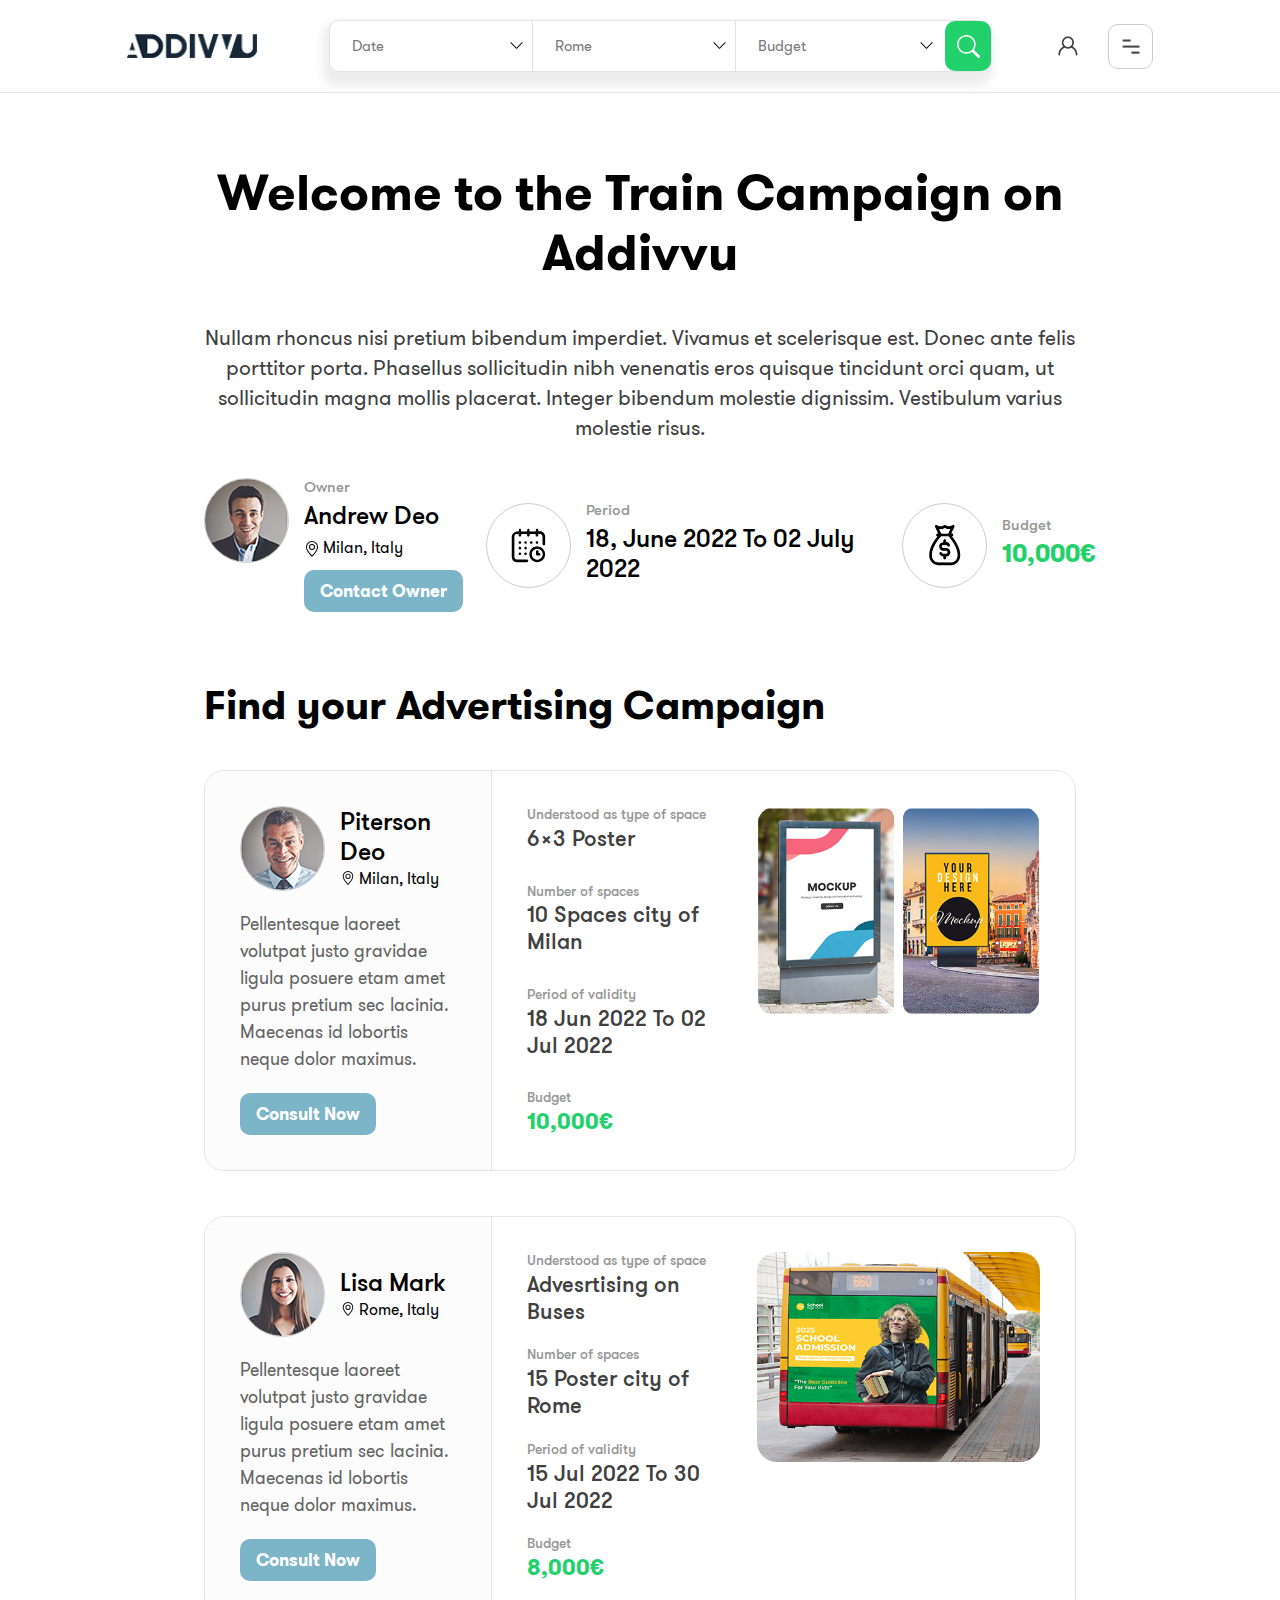
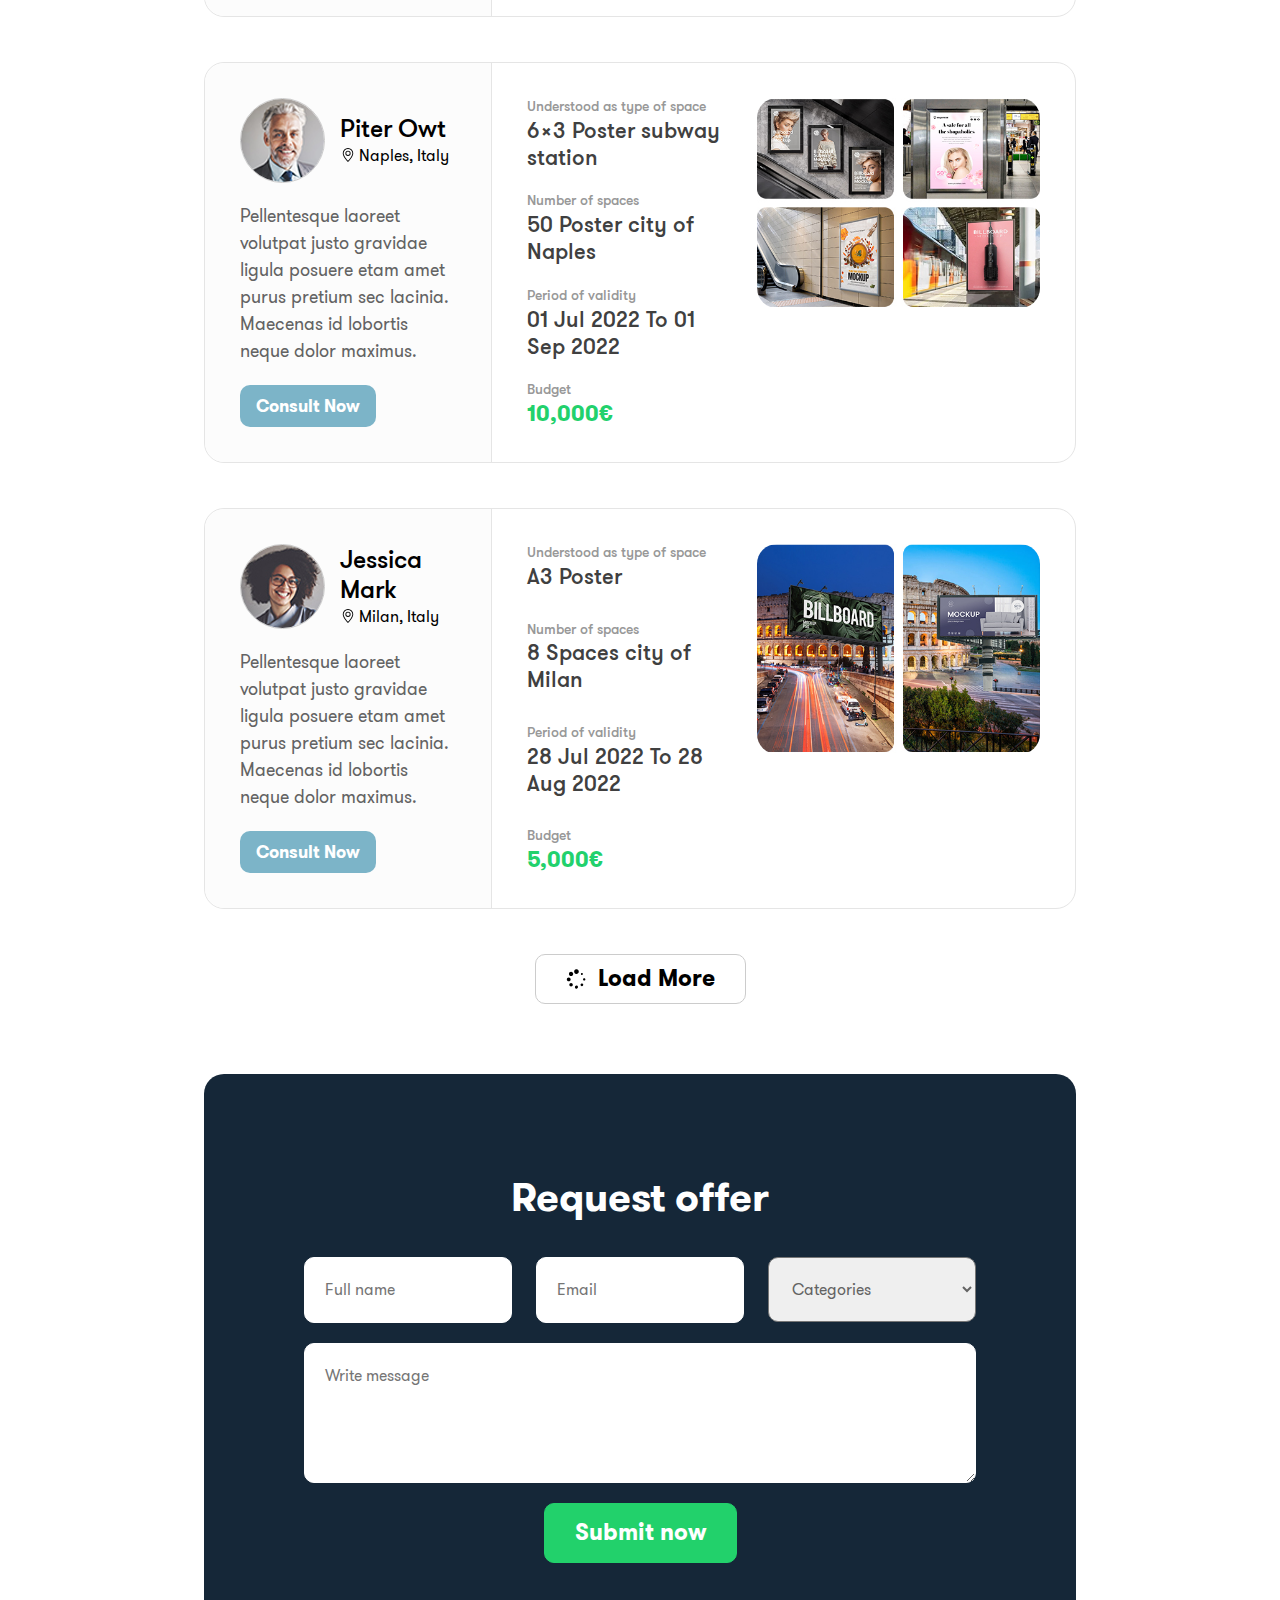
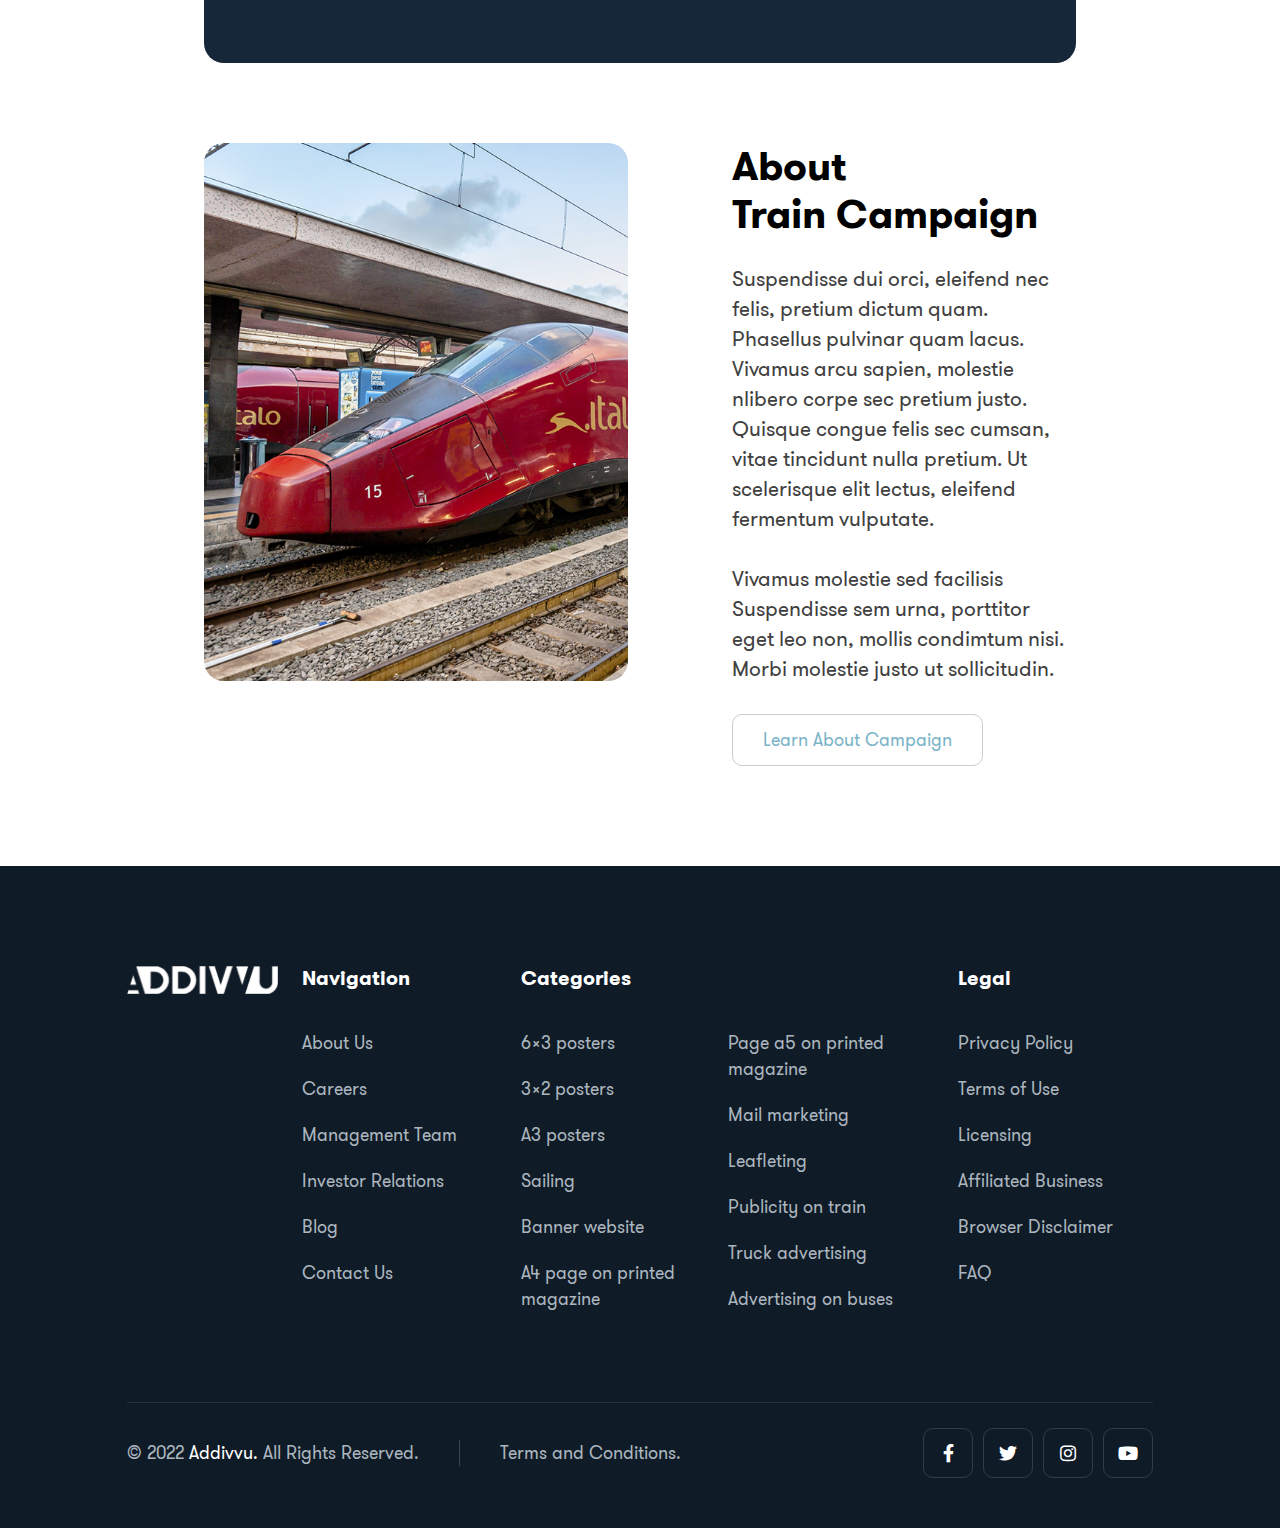
<file: campaign-page.html>
<html>
<head>
    <title>Campaign page</title>
    <!-- Latest compiled and minified CSS -->
    <meta charset="UTF-8">
    <meta name="viewport" content="width=device-width, initial-scale=1.0">
    <link href="css/bootstrap.min.css" rel="stylesheet">
    <link rel="stylesheet" type="text/css" href="css/style.css">
    <link rel="stylesheet" type="text/css" href="css/owl.carousel.min.css">
    <link rel="stylesheet" type="text/css" href="css/owl.theme.default.min.css">
    <link rel="stylesheet" type="text/css" href="fonts/stylesheet.css">
    <link rel="stylesheet" type="text/css" href="css/range-style.css">
    <link rel="stylesheet" href="css/date-style.css">
    <link rel="stylesheet" href="css/responsive.css">
    <!-- Fontawesome -->
    <link rel="stylesheet" href="https://cdnjs.cloudflare.com/ajax/libs/font-awesome/5.14.0/css/all.min.css">
</head>
<body>
    <header class="main-header without-filter-header">
        <div class="container">
            <div class="main-header-warrper">
                <div class="site-logo">
                    <a href="index.html">
                    <img src="img/logo.png">
                    </a>
                </div>
                <div class="site-search-bar">
                    <div class="input-search-warrper">
                        <div class="main-warrper">
                           <div class="menu-item" id="date-show">
                               <a href="javascript:void(0);">Date</a>
                           </div>
                           <div class="menu-item" id="romo-show">
                               <a href="javascript:void(0);">Rome</a>
                           </div>
   
                           <div class="menu-item" id="budget-show">
                               <a href="javascript:void(0);">Budget</a>
                           </div>
                        </div>
                        <button id="filter-desktop-view-btn">
                           <svg xmlns="http://www.w3.org/2000/svg" width="16" height="16" fill="currentColor" class="bi bi-search" viewBox="0 0 16 16">
                               <path d="M11.742 10.344a6.5 6.5 0 1 0-1.397 1.398h-.001c.03.04.062.078.098.115l3.85 3.85a1 1 0 0 0 1.415-1.414l-3.85-3.85a1.007 1.007 0 0 0-.115-.1zM12 6.5a5.5 5.5 0 1 1-11 0 5.5 5.5 0 0 1 11 0z"/>
                             </svg>
                        </button>
   
   <!-- dropdown 1 start -->
   <div class="search_drop" id="search_date" style="display: none;">
      <div class="date-highlight-warrper">
       <div class="mod-search " id="eviivo-availability-search" style="display: block;">
   
           <input value="" id="default-nights-serviced" type="hidden">
               <div class="column column-1 tooltip-holder" style="display: none;">
                   <label for="eviivo-start-date" >Event start date</label>
                   <input class="cp-input icon-calendar start-date icon-input datepicker hasDatepicker" id="eviivo-start-date" name="input" placeholder="Check in" readonly="readonly" value="" type="hidden">
               </div>
           
               <div class="column column-2" style="display: none;">
                   <label for="eviivo-end-date">Event End date</label>
                   <input class="cp-input icon-calendar end-date icon-input datepicker hasDatepicker" id="eviivo-end-date" name="input" placeholder="Check out" readonly="readonly" value="" type="hidden">
               </div>
             <div id="datepicker"></div>
           </div>
   
   
           <div class="bottom-date-item">
               <ul>
                   <button class="custom-date-button active-date-point">Exact Date</button>
                   <button class="custom-date-button">±  2 Day</button>
                   <button class="custom-date-button">±  3 Day</button>
                   <button class="custom-date-button">±  7 Day</button>
                   <button class="custom-date-button" id="clear-pop-modal">Ok</button>
               </ul>
           </div>
      </div>
   </div>
   <!-- dropdown 1 End -->
   
   
   <!-- dropdown 2 start -->
   <div class="search_drop" id="search_romo" style="display: none;">
       <div class="romo-map">
           <div class="row">
               <div class="col-12 col-sm-12 col-md-6 col-lg-6">
                   <div class="romo-map-image">
                       <img src="img/romo-map.jpg">
                   </div>
               </div>
               <div class="col-12 col-sm-12 col-md-6 col-lg-6">
                   <div class="romo-review">
                       <div class="review-romo-top">
                           <form>
                               <input type="text" placeholder="Search for the location" class="search-bar">
                               <button><svg xmlns="http://www.w3.org/2000/svg" width="16" height="16" fill="currentColor" class="bi bi-search" viewBox="0 0 16 16">
                                   <path d="M11.742 10.344a6.5 6.5 0 1 0-1.397 1.398h-.001c.03.04.062.078.098.115l3.85 3.85a1 1 0 0 0 1.415-1.414l-3.85-3.85a1.007 1.007 0 0 0-.115-.1zM12 6.5a5.5 5.5 0 1 1-11 0 5.5 5.5 0 0 1 11 0z"></path>
                                 </svg></button>
                           </form>
                       </div>
                       <div class="romo-review-data">
                           <div class="owl-carousel review-silder owl-theme">
                               <div class="item">
                                   <div class="main-label-title">
                                       <h2>Romo</h2>
                                       <ul> 
                                           <li><h4>The Colosseum</h4>
                                               <div class="review-star-header">
                                                   <img src="img/star-yellow.svg">
                                                   <img src="img/star-yellow.svg">
                                                   <img src="img/star-yellow.svg">
                                                   <img src="img/star-yellow.svg">
                                                   <img src="img/star-yellow.svg">
                                                   <span>5</span>
                                               </div>
                                           </li>
                                           <li><h4>Roman Forum</h4>
                                               <div class="review-star-header">
                                                   <img src="img/star-yellow.svg">
                                                   <img src="img/star-yellow.svg">
                                                   <img src="img/star-yellow.svg">
                                                   <img src="img/star-yellow.svg">
                                                   <img src="img/star-yellow.svg">
                                                   <span>4.5</span>
                                               </div>
                                           </li>
                                           <li><h4>Vittorio Emanuele</h4>
                                               <div class="review-star-header">
                                                   <img src="img/star-yellow.svg">
                                                   <img src="img/star-yellow.svg">
                                                   <img src="img/star-yellow.svg">
                                                   <img src="img/star-yellow.svg">
                                                   <img src="img/star-yellow.svg">
                                                   <span>4.8</span>
                                               </div>
                                           </li>
   
                                       </ul>
                                   </div>
                                   <div class="main-label-title">
                                       <h2>Romo</h2>
                                       <ul> 
                                           <li><h4>The Colosseum</h4>
                                               <div class="review-star-header">
                                                   <img src="img/star-yellow.svg">
                                                   <img src="img/star-yellow.svg">
                                                   <img src="img/star-yellow.svg">
                                                   <img src="img/star-yellow.svg">
                                                   <img src="img/star-yellow.svg">
                                                   <span>5</span>
                                               </div>
                                           </li>
                                           <li><h4>Roman Forum</h4>
                                               <div class="review-star-header">
                                                   <img src="img/star-yellow.svg">
                                                   <img src="img/star-yellow.svg">
                                                   <img src="img/star-yellow.svg">
                                                   <img src="img/star-yellow.svg">
                                                   <img src="img/star-yellow.svg">
                                                   <span>4.5</span>
                                               </div>
                                           </li>
                                           <li><h4>Vittorio Emanuele</h4>
                                               <div class="review-star-header">
                                                   <img src="img/star-yellow.svg">
                                                   <img src="img/star-yellow.svg">
                                                   <img src="img/star-yellow.svg">
                                                   <img src="img/star-yellow.svg">
                                                   <img src="img/star-yellow.svg">
                                                   <span>4.8</span>
                                               </div>
                                           </li>
   
                                       </ul>
                                   </div>
                               </div>
                               <div class="item">
                                   <div class="main-label-title">
                                       <h2>Romo</h2>
                                       <ul> 
                                           <li><h4>The Colosseum</h4>
                                               <div class="review-star-header">
                                                   <img src="img/star-yellow.svg">
                                                   <img src="img/star-yellow.svg">
                                                   <img src="img/star-yellow.svg">
                                                   <img src="img/star-yellow.svg">
                                                   <img src="img/star-yellow.svg">
                                                   <span>5</span>
                                               </div>
                                           </li>
                                           <li><h4>Roman Forum</h4>
                                               <div class="review-star-header">
                                                   <img src="img/star-yellow.svg">
                                                   <img src="img/star-yellow.svg">
                                                   <img src="img/star-yellow.svg">
                                                   <img src="img/star-yellow.svg">
                                                   <img src="img/star-yellow.svg">
                                                   <span>4.5</span>
                                               </div>
                                           </li>
                                           <li><h4>Vittorio Emanuele</h4>
                                               <div class="review-star-header">
                                                   <img src="img/star-yellow.svg">
                                                   <img src="img/star-yellow.svg">
                                                   <img src="img/star-yellow.svg">
                                                   <img src="img/star-yellow.svg">
                                                   <img src="img/star-yellow.svg">
                                                   <span>4.8</span>
                                               </div>
                                           </li>
   
                                       </ul>
                                   </div>
                                   <div class="main-label-title">
                                       <h2>Romo</h2>
                                       <ul> 
                                           <li><h4>The Colosseum</h4>
                                               <div class="review-star-header">
                                                   <img src="img/star-yellow.svg">
                                                   <img src="img/star-yellow.svg">
                                                   <img src="img/star-yellow.svg">
                                                   <img src="img/star-yellow.svg">
                                                   <img src="img/star-yellow.svg">
                                                   <span>5</span>
                                               </div>
                                           </li>
                                           <li><h4>Roman Forum</h4>
                                               <div class="review-star-header">
                                                   <img src="img/star-yellow.svg">
                                                   <img src="img/star-yellow.svg">
                                                   <img src="img/star-yellow.svg">
                                                   <img src="img/star-yellow.svg">
                                                   <img src="img/star-yellow.svg">
                                                   <span>4.5</span>
                                               </div>
                                           </li>
                                           <li><h4>Vittorio Emanuele</h4>
                                               <div class="review-star-header">
                                                   <img src="img/star-yellow.svg">
                                                   <img src="img/star-yellow.svg">
                                                   <img src="img/star-yellow.svg">
                                                   <img src="img/star-yellow.svg">
                                                   <img src="img/star-yellow.svg">
                                                   <span>4.8</span>
                                               </div>
                                           </li>
   
                                       </ul>
                                   </div>
                               </div>                            
                           </div>
                       </div>
                   </div>
               </div>
           </div>
       </div>
   </div>
   <!-- dropdown 3 End -->
   
   <!-- dropdown 3 start -->
   <div class="search_drop" id="search_budget" style="display: none;">
       <div class="header-filter-menu">
           <div class="fiter-lable-header">
               <h4>Select your budget</h4>
           </div>
           <div class="budget-filter-form">
               <form>
                   <div class="filter-area-header">
                       <input type="text" placeholder="Min.Budget" class="input-filter-min">
                       <div class="top-header-diffreance">
                           <h4>To</h4>
                       </div>
                       <input type="text" placeholder="Min.Budget" class="input-filter-max">
                       <button class="read-more budget-btn-header">
                           Apply
                       </button>
                   </div>
               </form>
           </div>
       </div>
   </div>
   <!-- dropdown 3 End -->
   
                    </div>
                </div>
                <div class="button-wapper">
                    <a href="#" class="register-login"><img src="img/user-icon.svg"></a>
                    <a href="#" class="toggle-menu-desktop"><img src="img/menu-icon.png"></a>
                    <button id="filter-mobile-view-btn">
                       <svg xmlns="http://www.w3.org/2000/svg" width="16" height="16" fill="currentColor" class="open-search-icon bi bi-search" viewBox="0 0 16 16">
                           <path d="M11.742 10.344a6.5 6.5 0 1 0-1.397 1.398h-.001c.03.04.062.078.098.115l3.85 3.85a1 1 0 0 0 1.415-1.414l-3.85-3.85a1.007 1.007 0 0 0-.115-.1zM12 6.5a5.5 5.5 0 1 1-11 0 5.5 5.5 0 0 1 11 0z"/>
                         </svg>
                         <svg xmlns="http://www.w3.org/2000/svg" width="16" height="16" fill="currentColor" class="close-icon bi bi-x" viewBox="0 0 16 16">
                           <path d="M4.646 4.646a.5.5 0 0 1 .708 0L8 7.293l2.646-2.647a.5.5 0 0 1 .708.708L8.707 8l2.647 2.646a.5.5 0 0 1-.708.708L8 8.707l-2.646 2.647a.5.5 0 0 1-.708-.708L7.293 8 4.646 5.354a.5.5 0 0 1 0-.708z"/>
                         </svg>
                    </button>
                </div>
            </div>
        </div>
        <div class="mobile-view-filter-btn">
           <div class="container">
               <div class="site-search-bar">
                   <div class="input-search-warrper">
                       <div class="main-warrper">
                       <div class="menu-item">
                           <a href="javascript:void(0);" data-bs-toggle="modal" data-bs-target="#dataexampleModal">Date</a>
                       </div>
                       <div class="menu-item">
                           <a href="javascript:void(0);" data-bs-toggle="modal" data-bs-target="#romoexampleModal">Rome</a>
                       </div>
   
                       <div class="menu-item">
                           <a href="javascript:void(0);" data-bs-toggle="modal" data-bs-target="#budgetexampleModal">Budget</a>
                       </div>
                       </div>
                   </div>
               </div>
           </div>
        </div>
    </header>

<div class="companign-page-data">
    <div class="container">
        <section class="wecome-section section-padding">
            <div class="container-custom">
                <div class="welcome-data">
                    <h1>Welcome to the Train Campaign on Addivvu </h1>
                    <p>Nullam rhoncus nisi pretium bibendum imperdiet. Vivamus et scelerisque est. Donec ante felis porttitor
                        porta. Phasellus sollicitudin nibh venenatis eros quisque tincidunt orci quam, ut sollicitudin magna mollis
                        placerat. Integer bibendum molestie dignissim. Vestibulum varius molestie risus.</p>
                </div>
                <div class="owner-data-warrer">
                    <div class="owner-details">
                        <div class="icon-image-details">
                                <img src="img/owner-1.jpg">
                        </div>
                        <div class="owner-data">
                            <h6>Owner</h6>
                            <h2>Andrew Deo</h2>
                            <span><svg xmlns="http://www.w3.org/2000/svg" width="16" height="16" fill="currentColor" class="bi bi-geo-alt" viewBox="0 0 16 16">
                                <path d="M12.166 8.94c-.524 1.062-1.234 2.12-1.96 3.07A31.493 31.493 0 0 1 8 14.58a31.481 31.481 0 0 1-2.206-2.57c-.726-.95-1.436-2.008-1.96-3.07C3.304 7.867 3 6.862 3 6a5 5 0 0 1 10 0c0 .862-.305 1.867-.834 2.94zM8 16s6-5.686 6-10A6 6 0 0 0 2 6c0 4.314 6 10 6 10z"></path>
                                <path d="M8 8a2 2 0 1 1 0-4 2 2 0 0 1 0 4zm0 1a3 3 0 1 0 0-6 3 3 0 0 0 0 6z"></path>
                            </svg>Milan, Italy</span>
                            <a href="#." class="read-more owner-btn">Contact Owner</a>
                        </div>
                    </div>
                    <div class="perdid-time">
                        <div class="icon-image-details money-bag-icon">
                            <img src="img/Svg/calender-clock.svg">
                        </div>
                        <div class="owner-data">
                            <h6>Period </h6>
                            <h2>18, June 2022 To 02 July 2022</h2>
                        </div>
                    </div>
                    <div class="budget-item">
                        <div class="icon-image-details money-bag-icon">
                            <img src="img/Svg/money-bag.svg">
                        </div>
                        <div class="owner-data">
                            <h6>Budget</h6>
                            <h2><strong>10,000€</strong></h2>
                        </div>
                    </div>
                </div>
            </div>
        </section>
        <section class="advertising-section section-padding">
            <div class="container-custom">
                <div class="main-title-inner">
                    <h2>Find your Advertising Campaign</h2>
                </div>
                <div class="consiult-data">
                    <div class="row">
                        <div class="col-12 col-sm-12 col-md-12 col-lg-4">
                            <div class="consult-card">
                                <div class="consult-card-profiles">
                                    <div class="profile-images">
                                            <img src="img/pet.jpg">
                                    </div>
                                    <div class="profile-data">
                                        <h2>Piterson Deo</h2>
                                        <span><svg xmlns="http://www.w3.org/2000/svg" width="16" height="16" fill="currentColor" class="bi bi-geo-alt" viewBox="0 0 16 16">
                                            <path d="M12.166 8.94c-.524 1.062-1.234 2.12-1.96 3.07A31.493 31.493 0 0 1 8 14.58a31.481 31.481 0 0 1-2.206-2.57c-.726-.95-1.436-2.008-1.96-3.07C3.304 7.867 3 6.862 3 6a5 5 0 0 1 10 0c0 .862-.305 1.867-.834 2.94zM8 16s6-5.686 6-10A6 6 0 0 0 2 6c0 4.314 6 10 6 10z"></path>
                                            <path d="M8 8a2 2 0 1 1 0-4 2 2 0 0 1 0 4zm0 1a3 3 0 1 0 0-6 3 3 0 0 0 0 6z"></path>
                                        </svg>Milan, Italy</span>
                                    </div>
                                </div>
                                <div class="profiles-description">
                                    <p>Pellentesque laoreet volutpat justo gravidae ligula posuere etam amet purus pretium sec lacinia. Maecenas id lobortis neque dolor maximus.</p>
                                    <a href="#." class="read-more owner-btn">Consult Now</a>
                                </div>
                            </div>
                        </div>
                        <div class="col-12 col-sm-12 col-md-12 col-lg-8">
                            <div class="under-stand">
                                <div class="description-points">
                                        <ul>
                                            <li>
                                                <h4>Understood as type of space </h4>
                                                <h3>6x3 Poster</h3>
                                            </li>
                                            <li>
                                                <h4>Number of spaces </h4>
                                                <h3>10 Spaces city of Milan </h3>
                                            </li>
                                            <li>
                                                <h4>Period of validity </h4>
                                                <h3>18 Jun 2022 To 02 Jul 2022</h3>
                                            </li>
                                            <li>
                                                <h4>Budget </h4>
                                                <h3><strong>10,000€</strong></h3>
                                            </li>
                                        </ul>
                                </div>
                                <div class="profile-thumbnails">
                                    <img src="img/peterson deo.jpg">
                                </div>
                            </div>

                        </div>
                    </div>
                </div>
                <div class="consiult-data">
                    <div class="row">
                        <div class="col-12 col-sm-12 col-md-12 col-lg-4">
                            <div class="consult-card">
                                <div class="consult-card-profiles">
                                    <div class="profile-images">
                                            <img src="img/Lisa-Mark.png">
                                    </div>
                                    <div class="profile-data">
                                        <h2>Lisa Mark</h2>
                                        <span><svg xmlns="http://www.w3.org/2000/svg" width="16" height="16" fill="currentColor" class="bi bi-geo-alt" viewBox="0 0 16 16">
                                            <path d="M12.166 8.94c-.524 1.062-1.234 2.12-1.96 3.07A31.493 31.493 0 0 1 8 14.58a31.481 31.481 0 0 1-2.206-2.57c-.726-.95-1.436-2.008-1.96-3.07C3.304 7.867 3 6.862 3 6a5 5 0 0 1 10 0c0 .862-.305 1.867-.834 2.94zM8 16s6-5.686 6-10A6 6 0 0 0 2 6c0 4.314 6 10 6 10z"></path>
                                            <path d="M8 8a2 2 0 1 1 0-4 2 2 0 0 1 0 4zm0 1a3 3 0 1 0 0-6 3 3 0 0 0 0 6z"></path>
                                        </svg>Rome, Italy</span>
                                    </div>
                                </div>
                                <div class="profiles-description">
                                    <p>Pellentesque laoreet volutpat justo gravidae ligula posuere etam amet purus pretium sec lacinia. Maecenas id lobortis neque dolor maximus.</p>
                                    <a href="#." class="read-more owner-btn">Consult Now</a>
                                </div>
                            </div>
                        </div>
                        <div class="col-12 col-sm-12 col-md-12 col-lg-8">
                            <div class="under-stand">
                                <div class="description-points">
                                        <ul>
                                            <li>
                                                <h4>Understood as type of space</h4>
                                                <h3>Advesrtising on Buses</h3>
                                            </li>
                                            <li>
                                                <h4>Number of spaces</h4>
                                                <h3>15 Poster city of Rome</h3>
                                            </li>
                                            <li>
                                                <h4>Period of validity</h4>
                                                <h3>15 Jul 2022 To 30 Jul 2022</h3>
                                            </li>
                                            <li>
                                                <h4>Budget </h4>
                                                <h3><strong>8,000€</strong></h3>
                                            </li>
                                        </ul>
                                </div>
                                <div class="profile-thumbnails">
                                    <img src="img/Lisa.jpg">
                                </div>
                            </div>

                        </div>
                    </div>
                </div>
                <div class="consiult-data">
                    <div class="row">
                        <div class="col-12 col-sm-12 col-md-12 col-lg-4">
                            <div class="consult-card">
                                <div class="consult-card-profiles">
                                    <div class="profile-images">
                                            <img src="img/Piter-Owt.png">
                                    </div>
                                    <div class="profile-data">
                                        <h2>Piter Owt</h2>
                                        <span><svg xmlns="http://www.w3.org/2000/svg" width="16" height="16" fill="currentColor" class="bi bi-geo-alt" viewBox="0 0 16 16">
                                            <path d="M12.166 8.94c-.524 1.062-1.234 2.12-1.96 3.07A31.493 31.493 0 0 1 8 14.58a31.481 31.481 0 0 1-2.206-2.57c-.726-.95-1.436-2.008-1.96-3.07C3.304 7.867 3 6.862 3 6a5 5 0 0 1 10 0c0 .862-.305 1.867-.834 2.94zM8 16s6-5.686 6-10A6 6 0 0 0 2 6c0 4.314 6 10 6 10z"></path>
                                            <path d="M8 8a2 2 0 1 1 0-4 2 2 0 0 1 0 4zm0 1a3 3 0 1 0 0-6 3 3 0 0 0 0 6z"></path>
                                        </svg>Naples, Italy</span>
                                    </div>
                                </div>
                                <div class="profiles-description">
                                    <p>Pellentesque laoreet volutpat justo gravidae ligula posuere etam amet purus pretium sec lacinia. Maecenas id lobortis neque dolor maximus.</p>
                                    <a href="#." class="read-more owner-btn">Consult Now</a>
                                </div>
                            </div>
                        </div>
                        <div class="col-12 col-sm-12 col-md-12 col-lg-8">
                            <div class="under-stand">
                                <div class="description-points">
                                        <ul>
                                            <li>
                                                <h4>Understood as type of space</h4>
                                                <h3>6x3 Poster subway station</h3>
                                            </li>
                                            <li>
                                                <h4>Number of spaces</h4>
                                                <h3>50 Poster city of Naples</h3>
                                            </li>
                                            <li>
                                                <h4>Period of validity</h4>
                                                <h3>01 Jul 2022 To 01 Sep 2022</h3>
                                            </li>
                                            <li>
                                                <h4>Budget </h4>
                                                <h3><strong>10,000€</strong></h3>
                                            </li>
                                        </ul>
                                </div>
                                <div class="profile-thumbnails">
                                    <img src="img/peter.jpg">
                                </div>
                            </div>

                        </div>
                    </div>
                </div>
                 <div class="consiult-data">
                    <div class="row">
                        <div class="col-12 col-sm-12 col-md-12 col-lg-4">
                            <div class="consult-card">
                                <div class="consult-card-profiles">
                                    <div class="profile-images">
                                            <img src="img/Jessica-Mark.jpg">
                                    </div>
                                    <div class="profile-data">
                                        <h2>Jessica Mark</h2>
                                        <span><svg xmlns="http://www.w3.org/2000/svg" width="16" height="16" fill="currentColor" class="bi bi-geo-alt" viewBox="0 0 16 16">
                                            <path d="M12.166 8.94c-.524 1.062-1.234 2.12-1.96 3.07A31.493 31.493 0 0 1 8 14.58a31.481 31.481 0 0 1-2.206-2.57c-.726-.95-1.436-2.008-1.96-3.07C3.304 7.867 3 6.862 3 6a5 5 0 0 1 10 0c0 .862-.305 1.867-.834 2.94zM8 16s6-5.686 6-10A6 6 0 0 0 2 6c0 4.314 6 10 6 10z"></path>
                                            <path d="M8 8a2 2 0 1 1 0-4 2 2 0 0 1 0 4zm0 1a3 3 0 1 0 0-6 3 3 0 0 0 0 6z"></path>
                                        </svg>Milan, Italy</span>
                                    </div>
                                </div>
                                <div class="profiles-description">
                                    <p>Pellentesque laoreet volutpat justo gravidae ligula posuere etam amet purus pretium sec lacinia. Maecenas id lobortis neque dolor maximus.</p>
                                    <a href="#." class="read-more owner-btn">Consult Now</a>
                                </div>
                            </div>
                        </div>
                        <div class="col-12 col-sm-12 col-md-12 col-lg-8">
                            <div class="under-stand">
                                <div class="description-points">
                                        <ul>
                                            <li>
                                                <h4>Understood as type of space </h4>
                                                <h3>A3 Poster</h3>
                                            </li>
                                            <li>
                                                <h4>Number of spaces</h4>
                                                <h3>8 Spaces city of Milan </h3>
                                            </li>
                                            <li>
                                                <h4>Period of validity</h4>
                                                <h3>28 Jul 2022 To 28 Aug 2022</h3>
                                            </li>
                                            <li>
                                                <h4>Budget </h4>
                                                <h3><strong>5,000€</strong></h3>
                                            </li>
                                        </ul>
                                </div>
                                <div class="profile-thumbnails">
                                    <img src="img/jessica.jpg">
                                </div>
                            </div>

                        </div>
                    </div>
                </div>
                <div class="loading-button">
                    <a href="#." class="know-more loading-more"><img src="img/loading.svg">Load More</a>
                </div>
            </div>
        </section>
        <section class="request-section">
            <div class="container-custom">
                <div class="request-form">
                    <div class="title-heading">
                        <h2>Request offer</h2>
                    </div>
                    <form>
                        <div class="row">
                            <div class="col-12 col-sm-12 col-md-4 col-lg-4">
                                <div class="input-field">
                                    <input type="text" placeholder="Full name" class="input-text input-name">
                                </div>
                            </div>
                            <div class="col-12 col-sm-12 col-md-4 col-lg-4">
                                <div class="input-field">
                                    <input type="email" placeholder="Email" class="input-text input-email">
                                </div>
                            </div>
                            <div class="col-12 col-sm-12 col-md-4 col-lg-4">
                                <div class="input-field">
                                    <select>
                                        <option>Categories</option>
                                        <option>Categories 1</option>
                                        <option>Categories 2</option>
                                    </select>
                                </div>
                            </div>
                            <div class="col-12 col-sm-12">
                                <div class="input-field">
                                    <textarea placeholder="Write message" class="input-text input-name textarea-input"></textarea>
                                </div>
                            </div>
                            <div class="col-12 col-sm-12">
                                    <div class="submit-button">
                                        <button class="read-more submit-btn">Submit now</button>
                                    </div>
                            </div>
                        </div>
                    </form>
                </div>
            </div>
        </section>
        <section class="about-us-section">
            <div class="container-custom">
                <div class="row">
                    <div class="col-12 col-sm-12 col-md-6 col-lg-6">
                        <div class="about-campaign-image">
                            <img src="img/train-campaign.jpg">
                        </div>
                    </div>
                    <div class="col-12 col-sm-12 col-md-6 col-lg-6">
                        <div class="about-train-campaign">
                            <div class="campaign-data-about">
                                <h2>About <br>Train Campaign</h2>
                                <p>Suspendisse dui orci, eleifend nec felis, 
                                    pretium dictum quam. Phasellus pulvinar quam lacus. 
                                    Vivamus arcu sapien, molestie nlibero corpe sec  
                                    pretium justo. Quisque congue felis sec cumsan, 
                                    vitae tincidunt nulla pretium. Ut scelerisque 
                                    elit lectus, eleifend fermentum vulputate.</p>
                                    <p>Vivamus molestie sed facilisis Suspendisse sem 
                                        urna, porttitor eget leo non, mollis condimtum 
                                        nisi. Morbi molestie justo ut sollicitudin.</p>
                                        <a href="#." class="read-more campaign-btn">
                                            Learn About Campaign
                                        </a>
                            </div>
                        </div>
                    </div>
                </div>
            </div>
        </section>
    </div>
</div>

<footer>
    <div class="container">
        <div class="row">
            <div class="col-12 col-sm-12 col-md-4 col-lg-2">
                <div class="footer-logo-image">
                    <a href="#"><img src="img/footer-logo.png"></a>
                </div>
            </div>
            <div class="col-12 col-sm-12 col-md-12 col-lg-10">
                <div class="row">
                    <div class="col-12 col-sm-12 col-md-5 col-lg-3">
                        <div class="footer-menu">
                            <h4>Navigation</h4>
                            <ul>
                                <li><a href="#.">About Us</a></li>
                                <li><a href="#.">Careers</a></li>
                                <li><a href="#.">Management Team</a></li>
                                <li><a href="#.">Investor Relations</a></li>
                                <li><a href="#.">Blog</a></li>
                                <li><a href="#.">Contact Us</a></li>
                            </ul>
                        </div>
                    </div>
                    <div class="col-12 col-sm-12 col-md-7 col-lg-6">
                        <div class="categories-footer-menu footer-menu">
                            <h4>Categories</h4>
                            <ul>
                                <li><a href="#.">6x3 posters</a></li>
                                <li><a href="#.">3x2 posters</a></li>
                                <li><a href="#.">A3 posters</a></li>
                                <li><a href="#.">Sailing</a></li>
                                <li><a href="#.">Banner website</a></li>
                                <li><a href="#.">A4 page on printed magazine</a></li>
                            </ul>
                            <ul>
                                <li><a href="#.">Page a5 on printed magazine</a></li>
                                <li><a href="#.">Mail marketing</a></li>
                                <li><a href="#.">Leafleting</a></li>
                                <li><a href="#.">Publicity on train</a></li>
                                <li><a href="#.">Truck advertising</a></li>
                                <li><a href="#.">Advertising on buses</a></li>
                            </ul>
                        </div>
                    </div>
                    <div class="col-12 col-sm-12 col-md-6 col-lg-3">
                        <div class="footer-menu">
                            <h4>Legal</h4>
                            <ul>
                                <li><a href="#.">Privacy Policy</a></li>
                                <li><a href="#.">Terms of Use</a></li>
                                <li><a href="#.">Licensing</a></li>
                                <li><a href="#.">Affiliated Business</a></li>
                                <li><a href="#.">Browser Disclaimer</a></li>
                                <li><a href="#.">FAQ</a></li>
                            </ul>
                        </div>
                    </div>
                </div>
            </div>
            
        </div>
    </div>
    <div class="container">
        <div class="footer-bottom-strip">
            <div class="row">
                <div class="col-12 col-sm-12 col-md-12 col-lg-12">
                    <div class="copyright">
                        <div class="copy-right-data">
                        <p>© 2022 <span>Addivvu.</span> All Rights Reserved.</p>
                        <a href="#." class="footer-bottom-menu">Terms and Conditions.</a>
                        </div>
                        <div class="social-media">
                            <ul>
                                <li><a href="#."><i class="fab fa-facebook-f"></i></a></li>
                                <li><a href="#."><i class="fab fa-twitter"></i></a></li>
                                <li><a href="#."><i class="fab fa-instagram"></i></a></li>
                                <li><a href="#."><i class="fab fa-youtube"></i></a></li>
                            </ul>
                        </div>
                    </div>
                </div>
            </div>
        </div>
    </div>
</footer>
    <!-- jQuery library -->
<!-- Filter popup modal start -->

  <!-- Modal start filter-->
  <div class="modal custom-date-pop fade" id="dataexampleModal" tabindex="-1" aria-labelledby="exampleModalLabel" aria-hidden="true">
    <div class="modal-dialog modal-dialog-centered">
      <div class="modal-content">
        <div class="modal-body">
            <button type="button" class="btn-close" data-bs-dismiss="modal" aria-label="Close"></button>
            <div class="date-highlight-warrper">
                <div class="mod-search " id="eviivo-availability-search" style="display: block;">
            
                    <input value="" id="default-nights-serviced" type="hidden">
                        <div class="column column-1 tooltip-holder" style="display: none;">
                            <label for="eviivo-start-date" >Event start date</label>
                            <input class="cp-input icon-calendar start-date icon-input datepicker hasDatepicker" id="eviivo-start-date" name="input" placeholder="Check in" readonly="readonly" value="" type="hidden">
                        </div>
                    
                        <div class="column column-2" style="display: none;">
                            <label for="eviivo-end-date">Event End date</label>
                            <input class="cp-input icon-calendar end-date icon-input datepicker hasDatepicker" id="eviivo-end-date" name="input" placeholder="Check out" readonly="readonly" value="" type="hidden">
                        </div>
                      <div id="mobiledatepicker"></div>
                    </div>
            
            
                    <div class="bottom-date-item">
                        <ul>
                            <button class="custom-date-button active-date-point">Exact Date</button>
                            <button class="custom-date-button">±  2 Day</button>
                            <button class="custom-date-button">±  3 Day</button>
                            <button class="custom-date-button">±  7 Day</button>
                            <button class="custom-date-button" id="clear-pop-modal">Ok</button>
                        </ul>
                    </div>
               </div>
        </div>
      </div>
    </div>
  </div>
  <!-- Modal End filter-->

    <!-- Modal Second filter-->
  <div class="modal custom-date-pop romo-popup fade" id="romoexampleModal" tabindex="-1" aria-labelledby="exampleModalLabel" aria-hidden="true">
    <div class="modal-dialog modal-dialog-centered">
      <div class="modal-content">
        <button type="button" class="btn-close" data-bs-dismiss="modal" aria-label="Close"></button>
        <div class="romo-map">
            <div class="row">
                <div class="col-12 col-sm-12 col-md-6 col-lg-6">
                    <div class="romo-map-image">
                        <img src="img/romo-map.jpg">
                    </div>
                </div>
                <div class="col-12 col-sm-12 col-md-6 col-lg-6">
                    <div class="romo-review">
                        <div class="review-romo-top">
                            <form>
                                <input type="text" placeholder="Search for the location" class="search-bar">
                                <button><svg xmlns="http://www.w3.org/2000/svg" width="16" height="16" fill="currentColor" class="bi bi-search" viewBox="0 0 16 16">
                                    <path d="M11.742 10.344a6.5 6.5 0 1 0-1.397 1.398h-.001c.03.04.062.078.098.115l3.85 3.85a1 1 0 0 0 1.415-1.414l-3.85-3.85a1.007 1.007 0 0 0-.115-.1zM12 6.5a5.5 5.5 0 1 1-11 0 5.5 5.5 0 0 1 11 0z"></path>
                                  </svg></button>
                            </form>
                        </div>
                        <div class="romo-review-data">
                            <div class="owl-carousel review-silder owl-theme">
                                <div class="item">
                                    <div class="main-label-title">
                                        <h2>Romo</h2>
                                        <ul> 
                                            <li><h4>The Colosseum</h4>
                                                <div class="review-star-header">
                                                    <img src="img/star-yellow.svg">
                                                    <img src="img/star-yellow.svg">
                                                    <img src="img/star-yellow.svg">
                                                    <img src="img/star-yellow.svg">
                                                    <img src="img/star-yellow.svg">
                                                    <span>5</span>
                                                </div>
                                            </li>
                                            <li><h4>Roman Forum</h4>
                                                <div class="review-star-header">
                                                    <img src="img/star-yellow.svg">
                                                    <img src="img/star-yellow.svg">
                                                    <img src="img/star-yellow.svg">
                                                    <img src="img/star-yellow.svg">
                                                    <img src="img/star-yellow.svg">
                                                    <span>4.5</span>
                                                </div>
                                            </li>
                                            <li><h4>Vittorio Emanuele</h4>
                                                <div class="review-star-header">
                                                    <img src="img/star-yellow.svg">
                                                    <img src="img/star-yellow.svg">
                                                    <img src="img/star-yellow.svg">
                                                    <img src="img/star-yellow.svg">
                                                    <img src="img/star-yellow.svg">
                                                    <span>4.8</span>
                                                </div>
                                            </li>
    
                                        </ul>
                                    </div>
                                    <div class="main-label-title">
                                        <h2>Romo</h2>
                                        <ul> 
                                            <li><h4>The Colosseum</h4>
                                                <div class="review-star-header">
                                                    <img src="img/star-yellow.svg">
                                                    <img src="img/star-yellow.svg">
                                                    <img src="img/star-yellow.svg">
                                                    <img src="img/star-yellow.svg">
                                                    <img src="img/star-yellow.svg">
                                                    <span>5</span>
                                                </div>
                                            </li>
                                            <li><h4>Roman Forum</h4>
                                                <div class="review-star-header">
                                                    <img src="img/star-yellow.svg">
                                                    <img src="img/star-yellow.svg">
                                                    <img src="img/star-yellow.svg">
                                                    <img src="img/star-yellow.svg">
                                                    <img src="img/star-yellow.svg">
                                                    <span>4.5</span>
                                                </div>
                                            </li>
                                            <li><h4>Vittorio Emanuele</h4>
                                                <div class="review-star-header">
                                                    <img src="img/star-yellow.svg">
                                                    <img src="img/star-yellow.svg">
                                                    <img src="img/star-yellow.svg">
                                                    <img src="img/star-yellow.svg">
                                                    <img src="img/star-yellow.svg">
                                                    <span>4.8</span>
                                                </div>
                                            </li>
    
                                        </ul>
                                    </div>
                                </div>
                                <div class="item">
                                    <div class="main-label-title">
                                        <h2>Romo</h2>
                                        <ul> 
                                            <li><h4>The Colosseum</h4>
                                                <div class="review-star-header">
                                                    <img src="img/star-yellow.svg">
                                                    <img src="img/star-yellow.svg">
                                                    <img src="img/star-yellow.svg">
                                                    <img src="img/star-yellow.svg">
                                                    <img src="img/star-yellow.svg">
                                                    <span>5</span>
                                                </div>
                                            </li>
                                            <li><h4>Roman Forum</h4>
                                                <div class="review-star-header">
                                                    <img src="img/star-yellow.svg">
                                                    <img src="img/star-yellow.svg">
                                                    <img src="img/star-yellow.svg">
                                                    <img src="img/star-yellow.svg">
                                                    <img src="img/star-yellow.svg">
                                                    <span>4.5</span>
                                                </div>
                                            </li>
                                            <li><h4>Vittorio Emanuele</h4>
                                                <div class="review-star-header">
                                                    <img src="img/star-yellow.svg">
                                                    <img src="img/star-yellow.svg">
                                                    <img src="img/star-yellow.svg">
                                                    <img src="img/star-yellow.svg">
                                                    <img src="img/star-yellow.svg">
                                                    <span>4.8</span>
                                                </div>
                                            </li>
    
                                        </ul>
                                    </div>
                                    <div class="main-label-title">
                                        <h2>Romo</h2>
                                        <ul> 
                                            <li><h4>The Colosseum</h4>
                                                <div class="review-star-header">
                                                    <img src="img/star-yellow.svg">
                                                    <img src="img/star-yellow.svg">
                                                    <img src="img/star-yellow.svg">
                                                    <img src="img/star-yellow.svg">
                                                    <img src="img/star-yellow.svg">
                                                    <span>5</span>
                                                </div>
                                            </li>
                                            <li><h4>Roman Forum</h4>
                                                <div class="review-star-header">
                                                    <img src="img/star-yellow.svg">
                                                    <img src="img/star-yellow.svg">
                                                    <img src="img/star-yellow.svg">
                                                    <img src="img/star-yellow.svg">
                                                    <img src="img/star-yellow.svg">
                                                    <span>4.5</span>
                                                </div>
                                            </li>
                                            <li><h4>Vittorio Emanuele</h4>
                                                <div class="review-star-header">
                                                    <img src="img/star-yellow.svg">
                                                    <img src="img/star-yellow.svg">
                                                    <img src="img/star-yellow.svg">
                                                    <img src="img/star-yellow.svg">
                                                    <img src="img/star-yellow.svg">
                                                    <span>4.8</span>
                                                </div>
                                            </li>
    
                                        </ul>
                                    </div>
                                </div>                            
                            </div>
                        </div>
                    </div>
                </div>
            </div>
        </div>
      </div>
    </div>
  </div>

  <!-- Modal End Second filter-->

   <!-- Modal Third filter-->
  
  <!-- Modal -->
  <div class="modal custom-date-pop budget-popup fade" id="budgetexampleModal" tabindex="-1" aria-labelledby="exampleModalLabel" aria-hidden="true">
    <div class="modal-dialog modal-dialog-centered">
      <div class="modal-content">
        <button type="button" class="btn-close" data-bs-dismiss="modal" aria-label="Close"></button>
        <div class="header-filter-menu">
            <div class="fiter-lable-header">
                <h4>Select your budget</h4>
            </div>
            <div class="budget-filter-form">
                <form>
                    <div class="filter-area-header">
                        <input type="text" placeholder="Min.Budget" class="input-filter-min">
                        <div class="top-header-diffreance">
                            <h4>To</h4>
                        </div>
                        <input type="text" placeholder="Min.Budget" class="input-filter-max">
                        <button class="read-more budget-btn-header">
                            Apply
                        </button>
                    </div>
                </form>
            </div>
        </div>
      </div>
    </div>
  </div>

  <!-- Modal End third filter-->


    <script src="js/jquery.min.js"></script>
    <script src="https://cdn.jsdelivr.net/npm/bootstrap@5.0.2/dist/js/bootstrap.bundle.min.js"></script>
    <!-- <script src="js/script.js"></script> -->
    <script src="js/owl.carousel.js"></script>
    <script src="js/range-script.js"></script>
    <script src="js/date-script.js"></script>
    <script src="js/script.js"></script>

    <script>
        $(document).ready(function() {
            $('.review-silder').owlCarousel({
                loop: false,
                margin: 10,
                autoplay:false,
                nav:true,
                navText: ['<i class="fas fa-arrow-left"></i>','<i class="fas fa-arrow-right"></i>'],
                dots:false,
                autoplayTimeout:2000,
                responsiveClass: true,
                responsive: {
                    0: {
                        items: 1,
                        nav: true,
                    }
                }
            })
        })
    </script>

    <script>
        $(document).ready(function() {
            $('.featured-silder').owlCarousel({
                loop: false,
                margin: 10,
                autoplay:false,
                nav:false,
                navText: ['<i class="fas fa-arrow-left"></i>','<i class="fas fa-arrow-right"></i>'],
                dots:false,
                autoplayTimeout:2000,
                responsiveClass: true,
                responsive: {
                    0: {
                        items: 3,
                        nav: false,
                    },
                    600: {
                        items: 8,
                        nav: false
                    },
                    1000: {
                        items: 7,
                        nav: true,
                        margin: 20
                    },
                    1200: {
                        items: 7,
                        nav: true,
                        margin: 20
                    },
                    1400: {
                        items: 9,
                        nav: true,
                        margin: 30
                    }
                }
            })
        })
    </script>
        <script>
            $(document).ready(function() {
                $('.poster-silder').owlCarousel({
                    loop: false,
                    margin: 10,
                    autoplay:false,
                    nav:false,
                    navText: ['<i class="fas fa-arrow-left"></i>','<i class="fas fa-arrow-right"></i>'],
                    dots:true,
                    autoplayTimeout:2000,
                    responsiveClass: true,
                    responsive: {
                        0: {
                            items: 1,
                            nav: false,
                        },
                        600: {
                            items: 1,
                            nav: false
                        },
                        1000: {
                            items: 1,
                            nav: false,
                            margin: 20
                        },
                        1200: {
                            items: 1,
                            nav: false,
                            margin: 20
                        },
                        1400: {
                            items: 1,
                            dots:true,
                            nav: false,
                            margin: 30
                        }
                    }
                })
            })
        </script>

<script>
    $(document).ready(function() {
       $('#date-show').on("click", function(e) {
           $('#search_date').slideToggle();
           $('#date-show').addClass('budget-active');
           $('body').addClass('overlay-div-new-date');
           e.stopPropagation(); 
       });

       //$(document).click(function(e){	
    //     $("body").not("#search_date").click(function(e){
    //        if(!(e.target.closest('#search_date'))){	
    //            $("#search_date").slideUp(); 
    //            $('#date-show').removeClass('budget-active');
    //            $('body').removeClass('overlay-div-new-date');		
    //        }
    //   });
   
        $("#clear-pop-modal").click(function(){
               $("#search_date").slideUp(); 
               $('#date-show').removeClass('budget-active');
               $('body').removeClass('overlay-div-new-date');
        });
   
   });
   
</script>

<script>
     $(document).ready(function() {
    	$('#budget-show').on("click", function(e) {
			$('#search_budget').slideToggle();
            $('#budget-show').addClass('budget-active');
            $('body').addClass('overlay-div');
			e.stopPropagation(); 
		});

		$(document).on("click", function(e) {	
			if(!(e.target.closest('#search_budget'))){	
				$("#search_budget").slideUp(); 
                $('#budget-show').removeClass('budget-active');
                $('body').removeClass('overlay-div');		
			}

	   });
    });
</script>
<script>
    $(document).ready(function() {
       $('#romo-show').on("click", function(e) {
           $('#search_romo').slideToggle();
           $('#romo-show').addClass('budget-active');
           $('body').addClass('overlay-div-new');
           e.stopPropagation(); 
       });

       $(document).on("click", function(e) {	
           if(!(e.target.closest('#search_romo', '#romo-show', 'body'))){	
               $("#search_romo").slideUp(); 
               $('#romo-show').removeClass('budget-active');
               $('body').removeClass('overlay-div-new');		
           }
      });
   });
</script>


<script>
    $(window).scroll(function() {
        if ($(this).scrollTop() > 0){  
            $('.main-header').addClass("sticky");
        }
        else{
            $('.main-header').removeClass("sticky");
        }
    });
    
    </script>

<script>
    $(document).ready(function() {
        $('#filter-mobile-view-btn').click(function() {
            $('.mobile-view-filter-btn').slideToggle();
            $('#filter-mobile-view-btn').toggleClass('show-menu');
        });
    });
  </script>
</body>
</html>
</file>
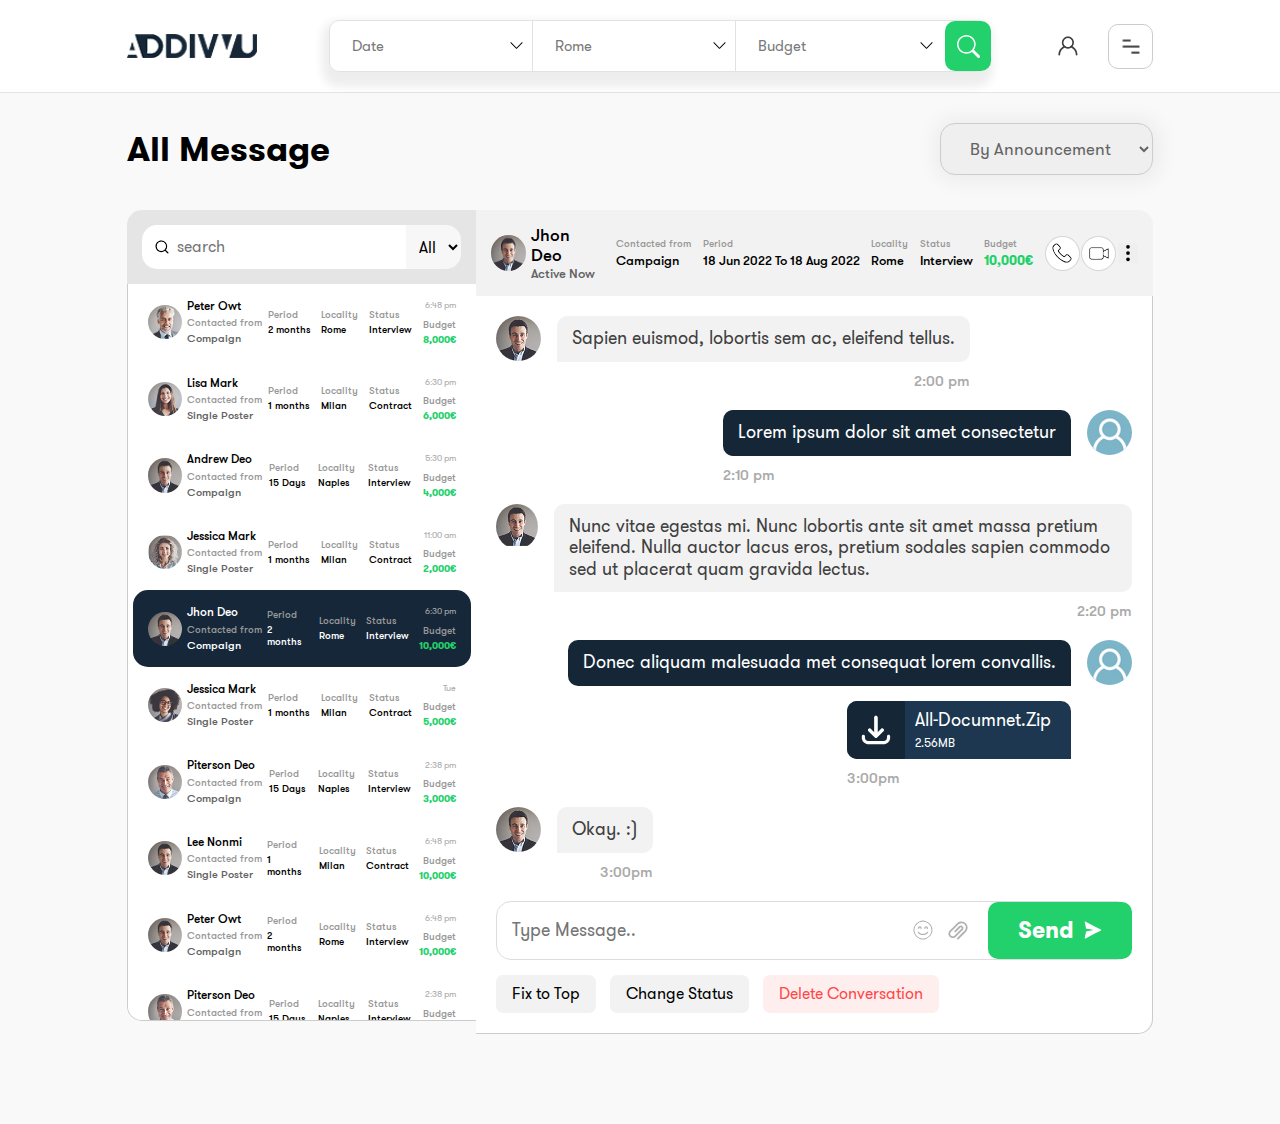
<file: message-page.html>
<html>
<head>
    <title>Message page</title>
    <!-- Latest compiled and minified CSS -->
    <meta charset="UTF-8">
    <meta name="viewport" content="width=device-width, initial-scale=1.0">
    <link href="css/bootstrap.min.css" rel="stylesheet">
    <link rel="stylesheet" type="text/css" href="css/style.css">
    <link rel="stylesheet" type="text/css" href="css/owl.carousel.min.css">
    <link rel="stylesheet" type="text/css" href="css/owl.theme.default.min.css">
    <link rel="stylesheet" type="text/css" href="fonts/stylesheet.css">
    <link rel="stylesheet" type="text/css" href="css/range-style.css">
    <link rel="stylesheet" href="css/date-style.css">
    <link rel="stylesheet" href="css/responsive.css">
    <!-- Fontawesome -->
    <link rel="stylesheet" href="https://cdnjs.cloudflare.com/ajax/libs/font-awesome/5.14.0/css/all.min.css">
</head>
<body>
    <header class="main-header without-filter-header">
        <div class="container">
            <div class="main-header-warrper">
                <div class="site-logo">
                    <a href="index.html">
                    <img src="img/logo.png">
                    </a>
                </div>
                <div class="site-search-bar">
                    <div class="input-search-warrper">
                        <div class="main-warrper">
                           <div class="menu-item" id="date-show">
                               <a href="javascript:void(0);">Date</a>
                           </div>
                           <div class="menu-item" id="romo-show">
                               <a href="javascript:void(0);">Rome</a>
                           </div>
   
                           <div class="menu-item" id="budget-show">
                               <a href="javascript:void(0);">Budget</a>
                           </div>
                        </div>
                        <button id="filter-desktop-view-btn">
                           <svg xmlns="http://www.w3.org/2000/svg" width="16" height="16" fill="currentColor" class="bi bi-search" viewBox="0 0 16 16">
                               <path d="M11.742 10.344a6.5 6.5 0 1 0-1.397 1.398h-.001c.03.04.062.078.098.115l3.85 3.85a1 1 0 0 0 1.415-1.414l-3.85-3.85a1.007 1.007 0 0 0-.115-.1zM12 6.5a5.5 5.5 0 1 1-11 0 5.5 5.5 0 0 1 11 0z"/>
                             </svg>
                        </button>
   
   <!-- dropdown 1 start -->
   <div class="search_drop" id="search_date" style="display: none;">
      <div class="date-highlight-warrper">
       <div class="mod-search " id="eviivo-availability-search" style="display: block;">
   
           <input value="" id="default-nights-serviced" type="hidden">
               <div class="column column-1 tooltip-holder" style="display: none;">
                   <label for="eviivo-start-date" >Event start date</label>
                   <input class="cp-input icon-calendar start-date icon-input datepicker hasDatepicker" id="eviivo-start-date" name="input" placeholder="Check in" readonly="readonly" value="" type="hidden">
               </div>
           
               <div class="column column-2" style="display: none;">
                   <label for="eviivo-end-date">Event End date</label>
                   <input class="cp-input icon-calendar end-date icon-input datepicker hasDatepicker" id="eviivo-end-date" name="input" placeholder="Check out" readonly="readonly" value="" type="hidden">
               </div>
             <div id="datepicker"></div>
           </div>
   
   
           <div class="bottom-date-item">
               <ul>
                   <button class="custom-date-button active-date-point">Exact Date</button>
                   <button class="custom-date-button">±  2 Day</button>
                   <button class="custom-date-button">±  3 Day</button>
                   <button class="custom-date-button">±  7 Day</button>
                   <button class="custom-date-button" id="clear-pop-modal">Ok</button>
               </ul>
           </div>
      </div>
   </div>
   <!-- dropdown 1 End -->
   
   
   <!-- dropdown 2 start -->
   <div class="search_drop" id="search_romo" style="display: none;">
       <div class="romo-map">
           <div class="row">
               <div class="col-12 col-sm-12 col-md-6 col-lg-6">
                   <div class="romo-map-image">
                       <img src="img/romo-map.jpg">
                   </div>
               </div>
               <div class="col-12 col-sm-12 col-md-6 col-lg-6">
                   <div class="romo-review">
                       <div class="review-romo-top">
                           <form>
                               <input type="text" placeholder="Search for the location" class="search-bar">
                               <button><svg xmlns="http://www.w3.org/2000/svg" width="16" height="16" fill="currentColor" class="bi bi-search" viewBox="0 0 16 16">
                                   <path d="M11.742 10.344a6.5 6.5 0 1 0-1.397 1.398h-.001c.03.04.062.078.098.115l3.85 3.85a1 1 0 0 0 1.415-1.414l-3.85-3.85a1.007 1.007 0 0 0-.115-.1zM12 6.5a5.5 5.5 0 1 1-11 0 5.5 5.5 0 0 1 11 0z"></path>
                                 </svg></button>
                           </form>
                       </div>
                       <div class="romo-review-data">
                           <div class="owl-carousel review-silder owl-theme">
                               <div class="item">
                                   <div class="main-label-title">
                                       <h2>Romo</h2>
                                       <ul> 
                                           <li><h4>The Colosseum</h4>
                                               <div class="review-star-header">
                                                   <img src="img/star-yellow.svg">
                                                   <img src="img/star-yellow.svg">
                                                   <img src="img/star-yellow.svg">
                                                   <img src="img/star-yellow.svg">
                                                   <img src="img/star-yellow.svg">
                                                   <span>5</span>
                                               </div>
                                           </li>
                                           <li><h4>Roman Forum</h4>
                                               <div class="review-star-header">
                                                   <img src="img/star-yellow.svg">
                                                   <img src="img/star-yellow.svg">
                                                   <img src="img/star-yellow.svg">
                                                   <img src="img/star-yellow.svg">
                                                   <img src="img/star-yellow.svg">
                                                   <span>4.5</span>
                                               </div>
                                           </li>
                                           <li><h4>Vittorio Emanuele</h4>
                                               <div class="review-star-header">
                                                   <img src="img/star-yellow.svg">
                                                   <img src="img/star-yellow.svg">
                                                   <img src="img/star-yellow.svg">
                                                   <img src="img/star-yellow.svg">
                                                   <img src="img/star-yellow.svg">
                                                   <span>4.8</span>
                                               </div>
                                           </li>
   
                                       </ul>
                                   </div>
                                   <div class="main-label-title">
                                       <h2>Romo</h2>
                                       <ul> 
                                           <li><h4>The Colosseum</h4>
                                               <div class="review-star-header">
                                                   <img src="img/star-yellow.svg">
                                                   <img src="img/star-yellow.svg">
                                                   <img src="img/star-yellow.svg">
                                                   <img src="img/star-yellow.svg">
                                                   <img src="img/star-yellow.svg">
                                                   <span>5</span>
                                               </div>
                                           </li>
                                           <li><h4>Roman Forum</h4>
                                               <div class="review-star-header">
                                                   <img src="img/star-yellow.svg">
                                                   <img src="img/star-yellow.svg">
                                                   <img src="img/star-yellow.svg">
                                                   <img src="img/star-yellow.svg">
                                                   <img src="img/star-yellow.svg">
                                                   <span>4.5</span>
                                               </div>
                                           </li>
                                           <li><h4>Vittorio Emanuele</h4>
                                               <div class="review-star-header">
                                                   <img src="img/star-yellow.svg">
                                                   <img src="img/star-yellow.svg">
                                                   <img src="img/star-yellow.svg">
                                                   <img src="img/star-yellow.svg">
                                                   <img src="img/star-yellow.svg">
                                                   <span>4.8</span>
                                               </div>
                                           </li>
   
                                       </ul>
                                   </div>
                               </div>
                               <div class="item">
                                   <div class="main-label-title">
                                       <h2>Romo</h2>
                                       <ul> 
                                           <li><h4>The Colosseum</h4>
                                               <div class="review-star-header">
                                                   <img src="img/star-yellow.svg">
                                                   <img src="img/star-yellow.svg">
                                                   <img src="img/star-yellow.svg">
                                                   <img src="img/star-yellow.svg">
                                                   <img src="img/star-yellow.svg">
                                                   <span>5</span>
                                               </div>
                                           </li>
                                           <li><h4>Roman Forum</h4>
                                               <div class="review-star-header">
                                                   <img src="img/star-yellow.svg">
                                                   <img src="img/star-yellow.svg">
                                                   <img src="img/star-yellow.svg">
                                                   <img src="img/star-yellow.svg">
                                                   <img src="img/star-yellow.svg">
                                                   <span>4.5</span>
                                               </div>
                                           </li>
                                           <li><h4>Vittorio Emanuele</h4>
                                               <div class="review-star-header">
                                                   <img src="img/star-yellow.svg">
                                                   <img src="img/star-yellow.svg">
                                                   <img src="img/star-yellow.svg">
                                                   <img src="img/star-yellow.svg">
                                                   <img src="img/star-yellow.svg">
                                                   <span>4.8</span>
                                               </div>
                                           </li>
   
                                       </ul>
                                   </div>
                                   <div class="main-label-title">
                                       <h2>Romo</h2>
                                       <ul> 
                                           <li><h4>The Colosseum</h4>
                                               <div class="review-star-header">
                                                   <img src="img/star-yellow.svg">
                                                   <img src="img/star-yellow.svg">
                                                   <img src="img/star-yellow.svg">
                                                   <img src="img/star-yellow.svg">
                                                   <img src="img/star-yellow.svg">
                                                   <span>5</span>
                                               </div>
                                           </li>
                                           <li><h4>Roman Forum</h4>
                                               <div class="review-star-header">
                                                   <img src="img/star-yellow.svg">
                                                   <img src="img/star-yellow.svg">
                                                   <img src="img/star-yellow.svg">
                                                   <img src="img/star-yellow.svg">
                                                   <img src="img/star-yellow.svg">
                                                   <span>4.5</span>
                                               </div>
                                           </li>
                                           <li><h4>Vittorio Emanuele</h4>
                                               <div class="review-star-header">
                                                   <img src="img/star-yellow.svg">
                                                   <img src="img/star-yellow.svg">
                                                   <img src="img/star-yellow.svg">
                                                   <img src="img/star-yellow.svg">
                                                   <img src="img/star-yellow.svg">
                                                   <span>4.8</span>
                                               </div>
                                           </li>
   
                                       </ul>
                                   </div>
                               </div>                            
                           </div>
                       </div>
                   </div>
               </div>
           </div>
       </div>
   </div>
   <!-- dropdown 3 End -->
   
   <!-- dropdown 3 start -->
   <div class="search_drop" id="search_budget" style="display: none;">
       <div class="header-filter-menu">
           <div class="fiter-lable-header">
               <h4>Select your budget</h4>
           </div>
           <div class="budget-filter-form">
               <form>
                   <div class="filter-area-header">
                       <input type="text" placeholder="Min.Budget" class="input-filter-min">
                       <div class="top-header-diffreance">
                           <h4>To</h4>
                       </div>
                       <input type="text" placeholder="Min.Budget" class="input-filter-max">
                       <button class="read-more budget-btn-header">
                           Apply
                       </button>
                   </div>
               </form>
           </div>
       </div>
   </div>
   <!-- dropdown 3 End -->
   
                    </div>
                </div>
                <div class="button-wapper">
                    <a href="#" class="register-login"><img src="img/user-icon.svg"></a>
                    <a href="#" class="toggle-menu-desktop"><img src="img/menu-icon.png"></a>
                    <button id="filter-mobile-view-btn">
                       <svg xmlns="http://www.w3.org/2000/svg" width="16" height="16" fill="currentColor" class="open-search-icon bi bi-search" viewBox="0 0 16 16">
                           <path d="M11.742 10.344a6.5 6.5 0 1 0-1.397 1.398h-.001c.03.04.062.078.098.115l3.85 3.85a1 1 0 0 0 1.415-1.414l-3.85-3.85a1.007 1.007 0 0 0-.115-.1zM12 6.5a5.5 5.5 0 1 1-11 0 5.5 5.5 0 0 1 11 0z"/>
                         </svg>
                         <svg xmlns="http://www.w3.org/2000/svg" width="16" height="16" fill="currentColor" class="close-icon bi bi-x" viewBox="0 0 16 16">
                           <path d="M4.646 4.646a.5.5 0 0 1 .708 0L8 7.293l2.646-2.647a.5.5 0 0 1 .708.708L8.707 8l2.647 2.646a.5.5 0 0 1-.708.708L8 8.707l-2.646 2.647a.5.5 0 0 1-.708-.708L7.293 8 4.646 5.354a.5.5 0 0 1 0-.708z"/>
                         </svg>
                    </button>
                </div>
            </div>
        </div>
        <div class="mobile-view-filter-btn">
           <div class="container">
               <div class="site-search-bar">
                   <div class="input-search-warrper">
                       <div class="main-warrper">
                       <div class="menu-item">
                           <a href="javascript:void(0);" data-bs-toggle="modal" data-bs-target="#dataexampleModal">Date</a>
                       </div>
                       <div class="menu-item">
                           <a href="javascript:void(0);" data-bs-toggle="modal" data-bs-target="#romoexampleModal">Rome</a>
                       </div>
   
                       <div class="menu-item">
                           <a href="javascript:void(0);" data-bs-toggle="modal" data-bs-target="#budgetexampleModal">Budget</a>
                       </div>
                       </div>
                   </div>
               </div>
           </div>
        </div>
    </header>
<section class="section-padding message-screen-section">
    <div class="container">
        <div class="main-message-heading">
            <div class="message-title">
                <h2>All Message</h2>
            </div>
            <div class="fillter-selected">
                <form>
                <select>
                    <option>By Announcement</option>
                </select>
</form>
            </div>
        </div>

    </div>
    <div class="container">
        <div class="screen-message-warrper">
            <div class="sidebar-message">
                <div class="header-sidebar-message">
                    <form>
                        <div class="input-serch-icon">
                            <img src="img/search-icon.svg" class="search-icon-btn">
                        <input type="text" placeholder="search">
                        </div>
                        <select>
                            <option>All</option>
                        </select>
                    </form>
                </div>
                <div class="body-sidebar-message">
                    <ul>
                        <li>
                            <div class="sidebar-profiles">
                                <div class="sidebar-profiles-images">
                                    <img src="img/Piter-Owt.png">
                                </div>
                                <div class="sidebar-adtive-profiles">
                                    <h2>Peter Owt</h2>
                                    <h6>Contacted from</h6>
                                    <h4>Compaign</h4>
                                </div>
                            </div>
                                <div class="similar-dashboard period-times-sidebar">
                                    <h6>Period</h6>
                                    <h2>2 months</h2>
                                </div>
                                <div class="similar-dashboard locatity-times-sidebar">
                                    <h6>Locality</h6>
                                    <h2>Rome</h2>
                                </div>
                                <div class="similar-dashboard interview-status-sidebar">
                                    <h6>Status </h6>
                                    <h2>Interview</h2>
                                </div>
                                <div class="similar-dashboard budget-status-sidebar">
                                    <span>6:48 pm</span>
                                    <h6>Budget </h6>
                                    <h2><strong>8,000€</strong></h2>
                                </div>
                        </li>
                        <li>
                            <div class="sidebar-profiles">
                                <div class="sidebar-profiles-images">
                                    <img src="img/Lisa-Mark.png">
                                </div>
                                <div class="sidebar-adtive-profiles">
                                    <h2>Lisa Mark</h2>
                                    <h6>Contacted from</h6>
                                    <h4>Single Poster</h4>
                                </div>
                            </div>
                                <div class="similar-dashboard period-times-sidebar">
                                    <h6>Period</h6>
                                    <h2>1 months</h2>
                                </div>
                                <div class="similar-dashboard locatity-times-sidebar">
                                    <h6>Locality</h6>
                                    <h2>Milan</h2>
                                </div>
                                <div class="similar-dashboard interview-status-sidebar">
                                    <h6>Status </h6>
                                    <h2>Contract</h2>
                                </div>
                                <div class="similar-dashboard budget-status-sidebar">
                                    <span>6:30 pm</span>
                                    <h6>Budget </h6>
                                    <h2><strong>6,000€</strong></h2>
                                </div>
                        </li>
                        <li>
                            <div class="sidebar-profiles">
                                <div class="sidebar-profiles-images">
                                    <img src="img/owner-1.jpg">
                                </div>
                                <div class="sidebar-adtive-profiles">
                                    <h2>Andrew Deo</h2>
                                    <h6>Contacted from</h6>
                                    <h4>Compaign</h4>
                                </div>
                            </div>
                                <div class="similar-dashboard period-times-sidebar">
                                    <h6>Period</h6>
                                    <h2>15 Days</h2>
                                </div>
                                <div class="similar-dashboard locatity-times-sidebar">
                                    <h6>Locality</h6>
                                    <h2>Naples</h2>
                                </div>
                                <div class="similar-dashboard interview-status-sidebar">
                                    <h6>Status </h6>
                                    <h2>Interview</h2>
                                </div>
                                <div class="similar-dashboard budget-status-sidebar">
                                    <span>5:30 pm</span>
                                    <h6>Budget </h6>
                                    <h2><strong>4,000€</strong></h2>
                                </div>
                        </li>
                        <li>
                            <div class="sidebar-profiles">
                                <div class="sidebar-profiles-images">
                                    <img src="img/Jessica-Mark.png">
                                </div>
                                <div class="sidebar-adtive-profiles">
                                    <h2>Jessica Mark</h2>
                                    <h6>Contacted from</h6>
                                    <h4>Single Poster</h4>
                                </div>
                            </div>
                                <div class="similar-dashboard period-times-sidebar">
                                    <h6>Period</h6>
                                    <h2>1 months</h2>
                                </div>
                                <div class="similar-dashboard locatity-times-sidebar">
                                    <h6>Locality</h6>
                                    <h2>Milan</h2>
                                </div>
                                <div class="similar-dashboard interview-status-sidebar">
                                    <h6>Status </h6>
                                    <h2>Contract</h2>
                                </div>
                                <div class="similar-dashboard budget-status-sidebar">
                                    <span>11:00 am</span>
                                    <h6>Budget </h6>
                                    <h2><strong>2,000€</strong></h2>
                                </div>
                        </li>
                        <li class="active-chat">
                            <div class="sidebar-profiles">
                                <div class="sidebar-profiles-images">
                                    <img src="img/owner-1.jpg">
                                </div>
                                <div class="sidebar-adtive-profiles">
                                    <h2>Jhon Deo</h2>
                                    <h6>Contacted from</h6>
                                    <h4>Compaign</h4>
                                </div>
                            </div>
                                <div class="similar-dashboard period-times-sidebar">
                                    <h6>Period</h6>
                                    <h2>2 months</h2>
                                </div>
                                <div class="similar-dashboard locatity-times-sidebar">
                                    <h6>Locality</h6>
                                    <h2>Rome</h2>
                                </div>
                                <div class="similar-dashboard interview-status-sidebar">
                                    <h6>Status </h6>
                                    <h2>Interview</h2>
                                </div>
                                <div class="similar-dashboard budget-status-sidebar">
                                    <span>6:30 pm</span>
                                    <h6>Budget </h6>
                                    <h2><strong>10,000€</strong></h2>
                                </div>
                        </li>
                        <li>
                            <div class="sidebar-profiles">
                                <div class="sidebar-profiles-images">
                                    <img src="img/Jessica-Mark.jpg">
                                </div>
                                <div class="sidebar-adtive-profiles">
                                    <h2>Jessica Mark</h2>
                                    <h6>Contacted from</h6>
                                    <h4>Single Poster</h4>
                                </div>
                            </div>
                                <div class="similar-dashboard period-times-sidebar">
                                    <h6>Period</h6>
                                    <h2>1 months</h2>
                                </div>
                                <div class="similar-dashboard locatity-times-sidebar">
                                    <h6>Locality</h6>
                                    <h2>Milan</h2>
                                </div>
                                <div class="similar-dashboard interview-status-sidebar">
                                    <h6>Status </h6>
                                    <h2>Contract</h2>
                                </div>
                                <div class="similar-dashboard budget-status-sidebar">
                                    <span>Tue</span>
                                    <h6>Budget </h6>
                                    <h2><strong>5,000€</strong></h2>
                                </div>
                        </li>
                        <li>
                            <div class="sidebar-profiles">
                                <div class="sidebar-profiles-images">
                                    <img src="img/pet.jpg">
                                </div>
                                <div class="sidebar-adtive-profiles">
                                    <h2>Piterson Deo</h2>
                                    <h6>Contacted from</h6>
                                    <h4>Compaign</h4>
                                </div>
                            </div>
                                <div class="similar-dashboard period-times-sidebar">
                                    <h6>Period</h6>
                                    <h2>15 Days</h2>
                                </div>
                                <div class="similar-dashboard locatity-times-sidebar">
                                    <h6>Locality</h6>
                                    <h2>Naples</h2>
                                </div>
                                <div class="similar-dashboard interview-status-sidebar">
                                    <h6>Status </h6>
                                    <h2>Interview</h2>
                                </div>
                                <div class="similar-dashboard budget-status-sidebar">
                                    <span>2:38 pm</span>
                                    <h6>Budget </h6>
                                    <h2><strong>3,000€</strong></h2>
                                </div>
                        </li>
                        <li>
                            <div class="sidebar-profiles">
                                <div class="sidebar-profiles-images">
                                    <img src="img/owner-1.jpg">
                                </div>
                                <div class="sidebar-adtive-profiles">
                                    <h2>Lee Nonmi</h2>
                                    <h6>Contacted from</h6>
                                    <h4>Single Poster</h4>
                                </div>
                            </div>
                                <div class="similar-dashboard period-times-sidebar">
                                    <h6>Period</h6>
                                    <h2>1 months</h2>
                                </div>
                                <div class="similar-dashboard locatity-times-sidebar">
                                    <h6>Locality</h6>
                                    <h2>Milan</h2>
                                </div>
                                <div class="similar-dashboard interview-status-sidebar">
                                    <h6>Status </h6>
                                    <h2>Contract</h2>
                                </div>
                                <div class="similar-dashboard budget-status-sidebar">
                                    <span>6:48 pm</span>
                                    <h6>Budget </h6>
                                    <h2><strong>10,000€</strong></h2>
                                </div>
                        </li>
                        <li>
                            <div class="sidebar-profiles">
                                <div class="sidebar-profiles-images">
                                    <img src="img/owner-1.jpg">
                                </div>
                                <div class="sidebar-adtive-profiles">
                                    <h2>Peter Owt</h2>
                                    <h6>Contacted from</h6>
                                    <h4>Compaign</h4>
                                </div>
                            </div>
                                <div class="similar-dashboard period-times-sidebar">
                                    <h6>Period</h6>
                                    <h2>2 months</h2>
                                </div>
                                <div class="similar-dashboard locatity-times-sidebar">
                                    <h6>Locality</h6>
                                    <h2>Rome</h2>
                                </div>
                                <div class="similar-dashboard interview-status-sidebar">
                                    <h6>Status </h6>
                                    <h2>Interview</h2>
                                </div>
                                <div class="similar-dashboard budget-status-sidebar">
                                    <span>6:48 pm</span>
                                    <h6>Budget </h6>
                                    <h2><strong>10,000€</strong></h2>
                                </div>
                        </li>
                        <li>
                            <div class="sidebar-profiles">
                                <div class="sidebar-profiles-images">
                                    <img src="img/pet.jpg">
                                </div>
                                <div class="sidebar-adtive-profiles">
                                    <h2>Piterson Deo</h2>
                                    <h6>Contacted from</h6>
                                    <h4>Compaign</h4>
                                </div>
                            </div>
                                <div class="similar-dashboard period-times-sidebar">
                                    <h6>Period</h6>
                                    <h2>15 Days</h2>
                                </div>
                                <div class="similar-dashboard locatity-times-sidebar">
                                    <h6>Locality</h6>
                                    <h2>Naples</h2>
                                </div>
                                <div class="similar-dashboard interview-status-sidebar">
                                    <h6>Status </h6>
                                    <h2>Interview</h2>
                                </div>
                                <div class="similar-dashboard budget-status-sidebar">
                                    <span>2:38 pm</span>
                                    <h6>Budget </h6>
                                    <h2><strong>3,000€</strong></h2>
                                </div>
                        </li>
                        <li>
                            <div class="sidebar-profiles">
                                <div class="sidebar-profiles-images">
                                    <img src="img/owner-1.jpg">
                                </div>
                                <div class="sidebar-adtive-profiles">
                                    <h2>Lee Nonmi</h2>
                                    <h6>Contacted from</h6>
                                    <h4>Single Poster</h4>
                                </div>
                            </div>
                                <div class="similar-dashboard period-times-sidebar">
                                    <h6>Period</h6>
                                    <h2>1 months</h2>
                                </div>
                                <div class="similar-dashboard locatity-times-sidebar">
                                    <h6>Locality</h6>
                                    <h2>Milan</h2>
                                </div>
                                <div class="similar-dashboard interview-status-sidebar">
                                    <h6>Status </h6>
                                    <h2>Contract</h2>
                                </div>
                                <div class="similar-dashboard budget-status-sidebar">
                                    <span>6:48 pm</span>
                                    <h6>Budget </h6>
                                    <h2><strong>10,000€</strong></h2>
                                </div>
                        </li>
                        <li>
                            <div class="sidebar-profiles">
                                <div class="sidebar-profiles-images">
                                    <img src="img/owner-1.jpg">
                                </div>
                                <div class="sidebar-adtive-profiles">
                                    <h2>Peter Owt</h2>
                                    <h6>Contacted from</h6>
                                    <h4>Compaign</h4>
                                </div>
                            </div>
                                <div class="similar-dashboard period-times-sidebar">
                                    <h6>Period</h6>
                                    <h2>2 months</h2>
                                </div>
                                <div class="similar-dashboard locatity-times-sidebar">
                                    <h6>Locality</h6>
                                    <h2>Rome</h2>
                                </div>
                                <div class="similar-dashboard interview-status-sidebar">
                                    <h6>Status </h6>
                                    <h2>Interview</h2>
                                </div>
                                <div class="similar-dashboard budget-status-sidebar">
                                    <span>6:48 pm</span>
                                    <h6>Budget </h6>
                                    <h2><strong>10,000€</strong></h2>
                                </div>
                        </li>
                    </ul>
                </div>
            </div>
            <div class="dashbroad-body">
                <div class="dashborad-message">
                        <div class="dashbroad-header">
                            <div class="dashbroad-profile">
                                <div class="profiles-images">
                                    <img src="img/owner-1.jpg">
                                </div>
                                <div class="adtive-profiles">
                                    <h2>Jhon Deo</h2>
                                    <h6>Active Now 
                                        
                                        <!-- <button class="arrow-down">
                                        <svg xmlns="http://www.w3.org/2000/svg" width="16" height="16" fill="currentColor" class="bi bi-chevron-down" viewBox="0 0 16 16">
                                            <path fill-rule="evenodd" d="M1.646 4.646a.5.5 0 0 1 .708 0L8 10.293l5.646-5.647a.5.5 0 0 1 .708.708l-6 6a.5.5 0 0 1-.708 0l-6-6a.5.5 0 0 1 0-.708z"/>
                                          </svg>
                                    </button> -->
                                </h6>
                                    
                                </div>
                            </div>
                            <div class="similar-dashboard connected-form">
                                <h6>Contacted from </h6>
                                <h2>Campaign</h2>
                            </div>
                            <div class="similar-dashboard period-times-now">
                                <h6>Period</h6>
                                <h2>18 Jun 2022 To 18 Aug 2022</h2>
                            </div>
                            <div class="similar-dashboard locatity-times-now">
                                <h6>Locality</h6>
                                <h2>Rome</h2>
                            </div>
                            <div class="similar-dashboard interview-status">
                                <h6>Status </h6>
                                <h2>Interview</h2>
                            </div>
                            <div class="similar-dashboard interview-status">
                                <h6>Budget </h6>
                                <h2><strong>10,000€</strong></h2>
                            </div>
                            <div class="video-icon-data">
                                <a href="#." class="icon-new-data"><img src="img/phone.svg"></a>
                                <a href="#." class="icon-new-data"><img src="img/video.svg"></a>
                                <div class="dropdown-select-val">
                                <button class="dots-vertical dropdown-toggle" id="dropdownMenuLink" data-bs-toggle="dropdown" aria-expanded="false"><img src="img/three-dots-vertical.svg"></button>
                                <ul class="dropdown-menu" aria-labelledby="dropdownMenuLink">
                                    <li><div class="similar-dashboard connected-form">
                                        <h6>Contacted from </h6>
                                        <h2>Campaign</h2>
                                    </div></li>
                                    <li><div class="similar-dashboard period-times-now">
                                        <h6>Period</h6>
                                        <h2>18 Jun 2022 To 18 Aug 2022</h2>
                                    </div></li>
                                    <li><div class="similar-dashboard locatity-times-now">
                                        <h6>Locality</h6>
                                        <h2>Rome</h2>
                                    </div></li>
                                    <li><div class="similar-dashboard interview-status">
                                        <h6>Status </h6>
                                        <h2>Interview</h2>
                                    </div></li>
                                    <li><div class="similar-dashboard interview-status">
                                        <h6>Budget </h6>
                                        <h2><strong>10,000€</strong></h2>
                                    </div></li>
                                  </ul>
                                  </div>
                            </div>
                        </div>
                </div>
                <div class="screenbox-area">
                    <div class="chat-screen">
                            <div class="chat-recived">
                                <div class="icon-image-chat"><img src="img/owner-1.jpg"></div>
                                <div class="chat-recived-message">
                                    <div class="chat-recived-message-box">
                                    <h4>Sapien euismod, lobortis sem ac, eleifend tellus. </h4>
                                    </div>
                                    <h6>2:00 pm</h6>
                                </div>
                            </div>
                            <div class="chat-recived sending-chats">
                                <div class="icon-image-chat"><img src="img/user-chat.jpg"></div>
                                <div class="chat-recived-message">
                                    <div class="chat-recived-message-box">
                                        <h4>Lorem ipsum dolor sit amet consectetur</h4>
                                    </div>
                                    <h6>2:10 pm</h6>
                                </div>
                            </div>
                            <div class="chat-recived">
                                <div class="icon-image-chat"><img src="img/owner-1.jpg"></div>
                                <div class="chat-recived-message">
                                    <div class="chat-recived-message-box">
                                    <h4>Nunc vitae egestas mi. Nunc lobortis ante sit amet massa pretium eleifend. Nulla auctor 
                                        lacus eros, pretium sodales sapien commodo sed ut placerat quam gravida lectus.</h4>
                                    </div>
                                    <h6>2:20 pm</h6>
                                </div>
                            </div>
                            <div class="chat-recived sending-chats same-time-file">
                                <div class="icon-image-chat"><img src="img/user-chat.jpg"></div>
                                <div class="chat-recived-message">
                                    <div class="chat-recived-message-box">
                                        <h4> Donec aliquam malesuada met consequat lorem convallis.</h4>
                                    </div>
                                    <h6>3:00pm</h6>
                                </div>
                            </div>
                            <div class="chat-recived sending-chats files-select">
                                <div class="icon-image-chat">
                                    <!-- <img src="img/user-chat.jpg"> -->
                                </div>
                                <div class="chat-recived-message">
                                    <div class="chat-recived-message-box">
                                        <div class="download-icon">
                                            <img src="img/download-arrow.svg">
                                        </div>
                                        <h4>All-Documnet.Zip <br><span class="files-size">2.56MB</span></h4>
                                    </div>
                                    <h6>3:00pm</h6>
                                </div>
                            </div>
                            <div class="chat-recived">
                                <div class="icon-image-chat"><img src="img/owner-1.jpg"></div>
                                <div class="chat-recived-message">
                                    <div class="chat-recived-message-box">
                                    <h4>Okay. :)</h4>
                                    </div>
                                    <h6>3:00pm</h6>
                                </div>
                            </div>
                    </div>
                    <div class="chat-input-area">
                        <div class="message-type-area">
                            <form>
                                <div class="message-type-area-select">
                                    <input type="text" placeholder="Type Message..">
                                    <div class="send-button">
                                        <button><img src="img/smile.svg"></button>
                                        <button><img src="img/url.svg"></button>
                                        <button class="read-more send-chat-message-btn">Send <img src="img/sending.svg"></button>
                                    </div>
                                </div>
                        </form>
                        </div>
                        <div class="bottom-button-warrper">
                            <button>Fix to Top</button>
                            <button>Change Status</button>
                            <button class="red-more-delete">Delete Conversation</button>
                        </div>
                    </div>
                </div>
            </div>
        </div>
    </div>
</section>
<footer style="display: none;">
    <div class="container">
        <div class="row">
            <div class="col-12 col-sm-12 col-md-4 col-lg-2">
                <div class="footer-logo-image">
                    <a href="#"><img src="img/footer-logo.png"></a>
                </div>
            </div>
            <div class="col-12 col-sm-12 col-md-8 col-lg-10">
                <div class="row">
                    <div class="col-12 col-sm-12 col-md-4 col-lg-3">
                        <div class="footer-menu">
                            <h4>Navigation</h4>
                            <ul>
                                <li><a href="#.">About Us</a></li>
                                <li><a href="#.">Careers</a></li>
                                <li><a href="#.">Management Team</a></li>
                                <li><a href="#.">Investor Relations</a></li>
                                <li><a href="#.">Blog</a></li>
                                <li><a href="#.">Contact Us</a></li>
                            </ul>
                        </div>
                    </div>
                    <div class="col-12 col-sm-12 col-md-4 col-lg-6">
                        <div class="categories-footer-menu footer-menu">
                            <h4>Categories</h4>
                            <ul>
                                <li><a href="#.">6x3 posters</a></li>
                                <li><a href="#.">3x2 posters</a></li>
                                <li><a href="#.">A3 posters</a></li>
                                <li><a href="#.">Sailing</a></li>
                                <li><a href="#.">Banner website</a></li>
                                <li><a href="#.">A4 page on printed magazine</a></li>
                            </ul>
                            <ul>
                                <li><a href="#.">Page a5 on printed magazine</a></li>
                                <li><a href="#.">Mail marketing</a></li>
                                <li><a href="#.">Leafleting</a></li>
                                <li><a href="#.">Publicity on train</a></li>
                                <li><a href="#.">Truck advertising</a></li>
                                <li><a href="#.">Advertising on buses</a></li>
                            </ul>
                        </div>
                    </div>
                    <div class="col-12 col-sm-12 col-md-4 col-lg-3">
                        <div class="footer-menu">
                            <h4>Legal</h4>
                            <ul>
                                <li><a href="#.">Privacy Policy</a></li>
                                <li><a href="#.">Terms of Use</a></li>
                                <li><a href="#.">Licensing</a></li>
                                <li><a href="#.">Affiliated Business</a></li>
                                <li><a href="#.">Browser Disclaimer</a></li>
                                <li><a href="#.">FAQ</a></li>
                            </ul>
                        </div>
                    </div>
                </div>
            </div>
            
        </div>
    </div>
    <div class="container">
        <div class="footer-bottom-strip">
            <div class="row">
                <div class="col-12 col-sm-12 col-md-12 col-lg-12">
                    <div class="copyright">
                        <div class="copy-right-data">
                        <p>© 2022 <span>Addivvu.</span> All Rights Reserved.</p>
                        <a href="#." class="footer-bottom-menu">Terms and Conditions.</a>
                        </div>
                        <div class="social-media">
                            <ul>
                                <li><a href="#."><i class="fab fa-facebook-f"></i></a></li>
                                <li><a href="#."><i class="fab fa-twitter"></i></a></li>
                                <li><a href="#."><i class="fab fa-instagram"></i></a></li>
                                <li><a href="#."><i class="fab fa-youtube"></i></a></li>
                            </ul>
                        </div>
                    </div>
                </div>
            </div>
        </div>
    </div>
</footer>
    <!-- jQuery library -->
<!-- Filter popup modal start -->
  
  <!-- Modal -->
  <div class="filter-modal-custom modal fade" id="filterModal" tabindex="-1" aria-labelledby="filterModalLabel" aria-hidden="true">
    <div class="modal-dialog">
      <div class="modal-content">
        <div class="modal-header">
          <h5 class="modal-title" id="filterModalLabel"><img src="img/fillter-icon.svg">Filters</h5>
          <button type="button" class="btn-close" data-bs-dismiss="modal" aria-label="Close"></button>
        </div>
        <div class="filter-body">
            <div class="budget-data">
                <div class="fiter-title">
                    <h3>Budget range</h3>
                </div>
                <div class="budget-range">
<!-- Single slider (with shadows) -->
<div class="range-slider grad" style='--min:1000; --max:10000; --step:0; --value:1000; --text-value:"1000"; --suffix:"€"; --prefix:"Min price"'>
    <input type="range" min="1000" max="10000" step="0" value="1000" oninput="this.parentNode.style.setProperty('--value',this.value); this.parentNode.style.setProperty('--text-value', JSON.stringify((+this.value).toLocaleString()))">
    <output></output>
    <div class='range-slider__progress'></div>
  </div>
                </div>
            </div>
            <div class="place-data">
                <div class="fiter-title">
                    <h3>Type of spaces places</h3> 
                </div>
                <div class="row">
                    <div class="col-12 col-sm-12 col-md-12 col-lg-4">
                        <div class="place-data-check">
                            <div class="checkbox-design">
                                <input type="checkbox" id="rome">
                                <label for="rome"></label>
                            </div>
                            <div class="data-check-place">
                                <h4>Rome</h4>
                                <p>Donec sem elit, varius eget sed fermentum tempor.</p>
                            </div>
                        </div>
                    </div>
                    <div class="col-12 col-sm-12 col-md-12 col-lg-4">
                        <div class="place-data-check">
                            <div class="checkbox-design">
                                <input type="checkbox" id="milan">
                                <label for="milan"></label>
                            </div>
                            <div class="data-check-place">
                                <h4>Milan</h4>
                                <p>Donec sem elit, varius eget sed fermentum tempor.</p>
                            </div>
                        </div>
                    </div>
                    <div class="col-12 col-sm-12 col-md-12 col-lg-4">
                        <div class="place-data-check">
                            <div class="checkbox-design">
                                <input type="checkbox" id="naples">
                                <label for="naples"></label>
                            </div>
                            <div class="data-check-place">
                                <h4>Naples</h4>
                                <p>Donec sem elit, varius eget sed fermentum tempor.</p>
                            </div>
                        </div>
                    </div>
                </div>
            </div>
            <div class="place-data campaign-filter-data">
                <div class="fiter-title">
                    <h3>Campaign categories</h3> 
                </div>
                <div class="row">
                    <div class="col-12 col-sm-12 col-md-12 col-lg-4">
                        <div class="place-data-check">
                            <div class="checkbox-design">
                                <input type="checkbox" id="posters">
                                <label for="posters"></label>
                            </div>
                            <div class="data-check-place">
                                <h4>6x3 posters</h4>
                            </div>
                        </div>
                    </div>
                    <div class="col-12 col-sm-12 col-md-12 col-lg-4">
                        <div class="place-data-check">
                            <div class="checkbox-design">
                                <input type="checkbox" id="banner" checked>
                                <label for="banner"></label>
                            </div>
                            <div class="data-check-place">
                                <h4>Banner website</h4>
                            </div>
                        </div>
                    </div>
                    <div class="col-12 col-sm-12 col-md-12 col-lg-4">
                        <div class="place-data-check">
                            <div class="checkbox-design">
                                <input type="checkbox" id="Publicity">
                                <label for="Publicity"></label>
                            </div>
                            <div class="data-check-place">
                                <h4>Publicity on train</h4>
                            </div>
                        </div>
                    </div>
                    <div class="col-12 col-sm-12 col-md-12 col-lg-4">
                        <div class="place-data-check">
                            <div class="checkbox-design">
                                <input type="checkbox" id="posters-3x2">
                                <label for="posters-3x2"></label>
                            </div>
                            <div class="data-check-place">
                                <h4>3x2 posters</h4>
                            </div>
                        </div>
                    </div>
                    <div class="col-12 col-sm-12 col-md-12 col-lg-4">
                        <div class="place-data-check">
                            <div class="checkbox-design">
                                <input type="checkbox" id="Leafleting">
                                <label for="Leafleting"></label>
                            </div>
                            <div class="data-check-place">
                                <h4>Leafleting</h4>
                            </div>
                        </div>
                    </div>
                    <div class="col-12 col-sm-12 col-md-12 col-lg-4">
                        <div class="place-data-check">
                            <div class="checkbox-design">
                                <input type="checkbox" id="marketing">
                                <label for="marketing"></label>
                            </div>
                            <div class="data-check-place">
                                <h4>Mail marketing</h4>
                            </div>
                        </div>
                    </div>
                    <div class="col-12 col-sm-12 col-md-12 col-lg-4">
                        <div class="place-data-check">
                            <div class="checkbox-design">
                                <input type="checkbox" id="a3-posters">
                                <label for="a3-posters"></label>
                            </div>
                            <div class="data-check-place">
                                <h4>A3 posters</h4>
                            </div>
                        </div>
                    </div>
                    <div class="col-12 col-sm-12 col-md-12 col-lg-4">
                        <div class="place-data-check">
                            <div class="checkbox-design">
                                <input type="checkbox" id="Sailing">
                                <label for="Sailing"></label>
                            </div>
                            <div class="data-check-place">
                                <h4>Sailing</h4>
                            </div>
                        </div>
                    </div>
                    <div class="col-12 col-sm-12 col-md-12 col-lg-4">
                        <div class="place-data-check">
                            <div class="checkbox-design">
                                <input type="checkbox" id="advertising">
                                <label for="advertising"></label>
                            </div>
                            <div class="data-check-place">
                                <h4>Truck advertising</h4>
                            </div>
                        </div>
                    </div>
                    <div class="col-12 col-sm-12 col-md-12 col-lg-4">
                        <div class="place-data-check">
                            <div class="checkbox-design">
                                <input type="checkbox" id="magazine">
                                <label for="magazine"></label>
                            </div>
                            <div class="data-check-place">
                                <h4>A4 page on printed magazine</h4>
                            </div>
                        </div>
                    </div>
                    <div class="col-12 col-sm-12 col-md-12 col-lg-4">
                        <div class="place-data-check">
                            <div class="checkbox-design">
                                <input type="checkbox" id="printed">
                                <label for="printed"></label>
                            </div>
                            <div class="data-check-place">
                                <h4>Page a5 on printed magazine</h4>
                            </div>
                        </div>
                    </div>
                    <div class="col-12 col-sm-12 col-md-12 col-lg-4">
                        <div class="place-data-check">
                            <div class="checkbox-design">
                                <input type="checkbox" id="buses">
                                <label for="buses"></label>
                            </div>
                            <div class="data-check-place">
                                <h4>Advertising on buses</h4>
                            </div>
                        </div>
                    </div>
                </div>
            </div>
            <div class="place-data Booking-options">
                <div class="fiter-title">
                    <h3>Booking options</h3> 
                </div>
                <div class="booking-option-fiter">
                    <ul>
                        <li>
                            <div class="booking-item-data">
                                <h4>Prenotazione immediata</h4>
                                <p>Donec sem elit, varius eget sed fermentum tempor.</p>
                            </div>
                            <div class="booking-item-check">
                                <label class="switch" for="immediata">
                                    <input type="checkbox" id="immediata" checked>
                                    <div class="slider round"></div>
                                  </label>
                            </div>
                        </li>
                        <li>
                            <div class="booking-item-data">
                                <h4>Self check-in</h4>
                                <p>Donec sem elit, varius eget sed fermentum tempor.</p>
                            </div>
                            <div class="booking-item-check">
                                <label class="switch" for="Self">
                                    <input type="checkbox" id="Self">
                                    <div class="slider round"></div>
                                  </label>
                            </div>
                        </li>
                        <li>
                            <div class="booking-item-data">
                                <h4>Cancellazione</h4>
                                <p>Donec sem elit, varius eget sed fermentum tempor.</p>
                            </div>
                            <div class="booking-item-check">
                                <label class="switch" for="cancellazione">
                                    <input type="checkbox" id="Cancellazione">
                                    <div class="slider round"></div>
                                  </label>
                            </div>
                        </li>
                    </ul>
                </div>
            </div>
        </div>
        <div class="filter-footer">
          <a href="#." class="read-more view-all-btn">View all</a>
          <a href="#." class="read-more show-more-btn">Show More</a>
        </div>
      </div>
    </div>
  </div>

   <!-- Modal start filter-->
 <div class="modal custom-date-pop fade" id="dataexampleModal" tabindex="-1" aria-labelledby="exampleModalLabel" aria-hidden="true">
    <div class="modal-dialog modal-dialog-centered">
      <div class="modal-content">
        <div class="modal-body">
            <button type="button" class="btn-close" data-bs-dismiss="modal" aria-label="Close"></button>
            <div class="date-highlight-warrper">
                <div class="mod-search " id="eviivo-availability-search" style="display: block;">
            
                    <input value="" id="default-nights-serviced" type="hidden">
                        <div class="column column-1 tooltip-holder" style="display: none;">
                            <label for="eviivo-start-date" >Event start date</label>
                            <input class="cp-input icon-calendar start-date icon-input datepicker hasDatepicker" id="eviivo-start-date" name="input" placeholder="Check in" readonly="readonly" value="" type="hidden">
                        </div>
                    
                        <div class="column column-2" style="display: none;">
                            <label for="eviivo-end-date">Event End date</label>
                            <input class="cp-input icon-calendar end-date icon-input datepicker hasDatepicker" id="eviivo-end-date" name="input" placeholder="Check out" readonly="readonly" value="" type="hidden">
                        </div>
                      <div id="mobiledatepicker"></div>
                    </div>
            
            
                    <div class="bottom-date-item">
                        <ul>
                            <button class="custom-date-button active-date-point">Exact Date</button>
                            <button class="custom-date-button">±  2 Day</button>
                            <button class="custom-date-button">±  3 Day</button>
                            <button class="custom-date-button">±  7 Day</button>
                            <button class="custom-date-button" id="clear-pop-modal">Ok</button>
                        </ul>
                    </div>
               </div>
        </div>
      </div>
    </div>
  </div>
  <!-- Modal End filter-->

    <!-- Modal Second filter-->
  <div class="modal custom-date-pop romo-popup fade" id="romoexampleModal" tabindex="-1" aria-labelledby="exampleModalLabel" aria-hidden="true">
    <div class="modal-dialog modal-dialog-centered">
      <div class="modal-content">
        <button type="button" class="btn-close" data-bs-dismiss="modal" aria-label="Close"></button>
        <div class="romo-map">
            <div class="row">
                <div class="col-12 col-sm-12 col-md-6 col-lg-6">
                    <div class="romo-map-image">
                        <img src="img/romo-map.jpg">
                    </div>
                </div>
                <div class="col-12 col-sm-12 col-md-6 col-lg-6">
                    <div class="romo-review">
                        <div class="review-romo-top">
                            <form>
                                <input type="text" placeholder="Search for the location" class="search-bar">
                                <button><svg xmlns="http://www.w3.org/2000/svg" width="16" height="16" fill="currentColor" class="bi bi-search" viewBox="0 0 16 16">
                                    <path d="M11.742 10.344a6.5 6.5 0 1 0-1.397 1.398h-.001c.03.04.062.078.098.115l3.85 3.85a1 1 0 0 0 1.415-1.414l-3.85-3.85a1.007 1.007 0 0 0-.115-.1zM12 6.5a5.5 5.5 0 1 1-11 0 5.5 5.5 0 0 1 11 0z"></path>
                                  </svg></button>
                            </form>
                        </div>
                        <div class="romo-review-data">
                            <div class="owl-carousel review-silder owl-theme">
                                <div class="item">
                                    <div class="main-label-title">
                                        <h2>Romo</h2>
                                        <ul> 
                                            <li><h4>The Colosseum</h4>
                                                <div class="review-star-header">
                                                    <img src="img/star-yellow.svg">
                                                    <img src="img/star-yellow.svg">
                                                    <img src="img/star-yellow.svg">
                                                    <img src="img/star-yellow.svg">
                                                    <img src="img/star-yellow.svg">
                                                    <span>5</span>
                                                </div>
                                            </li>
                                            <li><h4>Roman Forum</h4>
                                                <div class="review-star-header">
                                                    <img src="img/star-yellow.svg">
                                                    <img src="img/star-yellow.svg">
                                                    <img src="img/star-yellow.svg">
                                                    <img src="img/star-yellow.svg">
                                                    <img src="img/star-yellow.svg">
                                                    <span>4.5</span>
                                                </div>
                                            </li>
                                            <li><h4>Vittorio Emanuele</h4>
                                                <div class="review-star-header">
                                                    <img src="img/star-yellow.svg">
                                                    <img src="img/star-yellow.svg">
                                                    <img src="img/star-yellow.svg">
                                                    <img src="img/star-yellow.svg">
                                                    <img src="img/star-yellow.svg">
                                                    <span>4.8</span>
                                                </div>
                                            </li>
    
                                        </ul>
                                    </div>
                                    <div class="main-label-title">
                                        <h2>Romo</h2>
                                        <ul> 
                                            <li><h4>The Colosseum</h4>
                                                <div class="review-star-header">
                                                    <img src="img/star-yellow.svg">
                                                    <img src="img/star-yellow.svg">
                                                    <img src="img/star-yellow.svg">
                                                    <img src="img/star-yellow.svg">
                                                    <img src="img/star-yellow.svg">
                                                    <span>5</span>
                                                </div>
                                            </li>
                                            <li><h4>Roman Forum</h4>
                                                <div class="review-star-header">
                                                    <img src="img/star-yellow.svg">
                                                    <img src="img/star-yellow.svg">
                                                    <img src="img/star-yellow.svg">
                                                    <img src="img/star-yellow.svg">
                                                    <img src="img/star-yellow.svg">
                                                    <span>4.5</span>
                                                </div>
                                            </li>
                                            <li><h4>Vittorio Emanuele</h4>
                                                <div class="review-star-header">
                                                    <img src="img/star-yellow.svg">
                                                    <img src="img/star-yellow.svg">
                                                    <img src="img/star-yellow.svg">
                                                    <img src="img/star-yellow.svg">
                                                    <img src="img/star-yellow.svg">
                                                    <span>4.8</span>
                                                </div>
                                            </li>
    
                                        </ul>
                                    </div>
                                </div>
                                <div class="item">
                                    <div class="main-label-title">
                                        <h2>Romo</h2>
                                        <ul> 
                                            <li><h4>The Colosseum</h4>
                                                <div class="review-star-header">
                                                    <img src="img/star-yellow.svg">
                                                    <img src="img/star-yellow.svg">
                                                    <img src="img/star-yellow.svg">
                                                    <img src="img/star-yellow.svg">
                                                    <img src="img/star-yellow.svg">
                                                    <span>5</span>
                                                </div>
                                            </li>
                                            <li><h4>Roman Forum</h4>
                                                <div class="review-star-header">
                                                    <img src="img/star-yellow.svg">
                                                    <img src="img/star-yellow.svg">
                                                    <img src="img/star-yellow.svg">
                                                    <img src="img/star-yellow.svg">
                                                    <img src="img/star-yellow.svg">
                                                    <span>4.5</span>
                                                </div>
                                            </li>
                                            <li><h4>Vittorio Emanuele</h4>
                                                <div class="review-star-header">
                                                    <img src="img/star-yellow.svg">
                                                    <img src="img/star-yellow.svg">
                                                    <img src="img/star-yellow.svg">
                                                    <img src="img/star-yellow.svg">
                                                    <img src="img/star-yellow.svg">
                                                    <span>4.8</span>
                                                </div>
                                            </li>
    
                                        </ul>
                                    </div>
                                    <div class="main-label-title">
                                        <h2>Romo</h2>
                                        <ul> 
                                            <li><h4>The Colosseum</h4>
                                                <div class="review-star-header">
                                                    <img src="img/star-yellow.svg">
                                                    <img src="img/star-yellow.svg">
                                                    <img src="img/star-yellow.svg">
                                                    <img src="img/star-yellow.svg">
                                                    <img src="img/star-yellow.svg">
                                                    <span>5</span>
                                                </div>
                                            </li>
                                            <li><h4>Roman Forum</h4>
                                                <div class="review-star-header">
                                                    <img src="img/star-yellow.svg">
                                                    <img src="img/star-yellow.svg">
                                                    <img src="img/star-yellow.svg">
                                                    <img src="img/star-yellow.svg">
                                                    <img src="img/star-yellow.svg">
                                                    <span>4.5</span>
                                                </div>
                                            </li>
                                            <li><h4>Vittorio Emanuele</h4>
                                                <div class="review-star-header">
                                                    <img src="img/star-yellow.svg">
                                                    <img src="img/star-yellow.svg">
                                                    <img src="img/star-yellow.svg">
                                                    <img src="img/star-yellow.svg">
                                                    <img src="img/star-yellow.svg">
                                                    <span>4.8</span>
                                                </div>
                                            </li>
    
                                        </ul>
                                    </div>
                                </div>                            
                            </div>
                        </div>
                    </div>
                </div>
            </div>
        </div>
      </div>
    </div>
  </div>

  <!-- Modal End Second filter-->

   <!-- Modal Third filter-->
  
  <!-- Modal -->
  <div class="modal custom-date-pop budget-popup fade" id="budgetexampleModal" tabindex="-1" aria-labelledby="exampleModalLabel" aria-hidden="true">
    <div class="modal-dialog modal-dialog-centered">
      <div class="modal-content">
        <button type="button" class="btn-close" data-bs-dismiss="modal" aria-label="Close"></button>
        <div class="header-filter-menu">
            <div class="fiter-lable-header">
                <h4>Select your budget</h4>
            </div>
            <div class="budget-filter-form">
                <form>
                    <div class="filter-area-header">
                        <input type="text" placeholder="Min.Budget" class="input-filter-min">
                        <div class="top-header-diffreance">
                            <h4>To</h4>
                        </div>
                        <input type="text" placeholder="Min.Budget" class="input-filter-max">
                        <button class="read-more budget-btn-header">
                            Apply
                        </button>
                    </div>
                </form>
            </div>
        </div>
      </div>
    </div>
  </div>

  <!-- Modal End third filter-->

    <script src="js/jquery.min.js"></script>
    <script src="https://cdn.jsdelivr.net/npm/bootstrap@5.0.2/dist/js/bootstrap.bundle.min.js"></script>
    <!-- <script src="js/script.js"></script> -->
    <script src="js/owl.carousel.js"></script>
    <script src="js/range-script.js"></script>
    <script src="js/date-script.js"></script>
    <script src="js/script.js"></script>
    <script>
        $(document).ready(function() {
            $('.review-silder').owlCarousel({
                loop: false,
                margin: 10,
                autoplay:false,
                nav:true,
                navText: ['<i class="fas fa-arrow-left"></i>','<i class="fas fa-arrow-right"></i>'],
                dots:false,
                autoplayTimeout:2000,
                responsiveClass: true,
                responsive: {
                    0: {
                        items: 1,
                        nav: true,
                    }
                }
            })
        })
    </script>

    <script>
        $(document).ready(function() {
            $('.featured-silder').owlCarousel({
                loop: false,
                margin: 10,
                autoplay:false,
                nav:false,
                navText: ['<i class="fas fa-arrow-left"></i>','<i class="fas fa-arrow-right"></i>'],
                dots:false,
                autoplayTimeout:2000,
                responsiveClass: true,
                responsive: {
                    0: {
                        items: 3,
                        nav: false,
                    },
                    600: {
                        items: 8,
                        nav: false
                    },
                    1000: {
                        items: 7,
                        nav: true,
                        margin: 20
                    },
                    1200: {
                        items: 7,
                        nav: true,
                        margin: 20
                    },
                    1400: {
                        items: 9,
                        nav: true,
                        margin: 30
                    }
                }
            })
        })
    </script>
        <script>
            $(document).ready(function() {
                $('.poster-silder').owlCarousel({
                    loop: false,
                    margin: 10,
                    autoplay:false,
                    nav:false,
                    navText: ['<i class="fas fa-arrow-left"></i>','<i class="fas fa-arrow-right"></i>'],
                    dots:true,
                    autoplayTimeout:2000,
                    responsiveClass: true,
                    responsive: {
                        0: {
                            items: 1,
                            nav: false,
                        },
                        600: {
                            items: 1,
                            nav: false
                        },
                        1000: {
                            items: 1,
                            nav: false,
                            margin: 20
                        },
                        1200: {
                            items: 1,
                            nav: false,
                            margin: 20
                        },
                        1400: {
                            items: 1,
                            dots:true,
                            nav: false,
                            margin: 30
                        }
                    }
                })
            })
        </script>

<script>
    $(document).ready(function() {
       $('#date-show').on("click", function(e) {
           $('#search_date').slideToggle();
           $('#date-show').addClass('budget-active');
           $('body').addClass('overlay-div-new-date');
           e.stopPropagation(); 
       });

       //$(document).click(function(e){	
    //     $("body").not("#search_date").click(function(e){
    //        if(!(e.target.closest('#search_date'))){	
    //            $("#search_date").slideUp(); 
    //            $('#date-show').removeClass('budget-active');
    //            $('body').removeClass('overlay-div-new-date');		
    //        }
    //   });
   
        $("#clear-pop-modal").click(function(){
               $("#search_date").slideUp(); 
               $('#date-show').removeClass('budget-active');
               $('body').removeClass('overlay-div-new-date');
        });
   
   });
   
</script>

<script>
     $(document).ready(function() {
    	$('#budget-show').on("click", function(e) {
			$('#search_budget').slideToggle();
            $('#budget-show').addClass('budget-active');
            $('body').addClass('overlay-div');
			e.stopPropagation(); 
		});

		$(document).on("click", function(e) {	
			if(!(e.target.closest('#search_budget'))){	
				$("#search_budget").slideUp(); 
                $('#budget-show').removeClass('budget-active');
                $('body').removeClass('overlay-div');		
			}

	   });
    });
</script>
<script>
    $(document).ready(function() {
       $('#romo-show').on("click", function(e) {
           $('#search_romo').slideToggle();
           $('#romo-show').addClass('budget-active');
           $('body').addClass('overlay-div-new');
           e.stopPropagation(); 
       });

       $(document).on("click", function(e) {	
           if(!(e.target.closest('#search_romo', '#romo-show', 'body'))){	
               $("#search_romo").slideUp(); 
               $('#romo-show').removeClass('budget-active');
               $('body').removeClass('overlay-div-new');		
           }
      });
   });
</script>

<script>
    $(document).ready(function() {
        $('#filter-mobile-view-btn').click(function() {
            $('.mobile-view-filter-btn').slideToggle();
            $('#filter-mobile-view-btn').toggleClass('show-menu');
        });
    });
  </script>

</body>
</html>
</file>
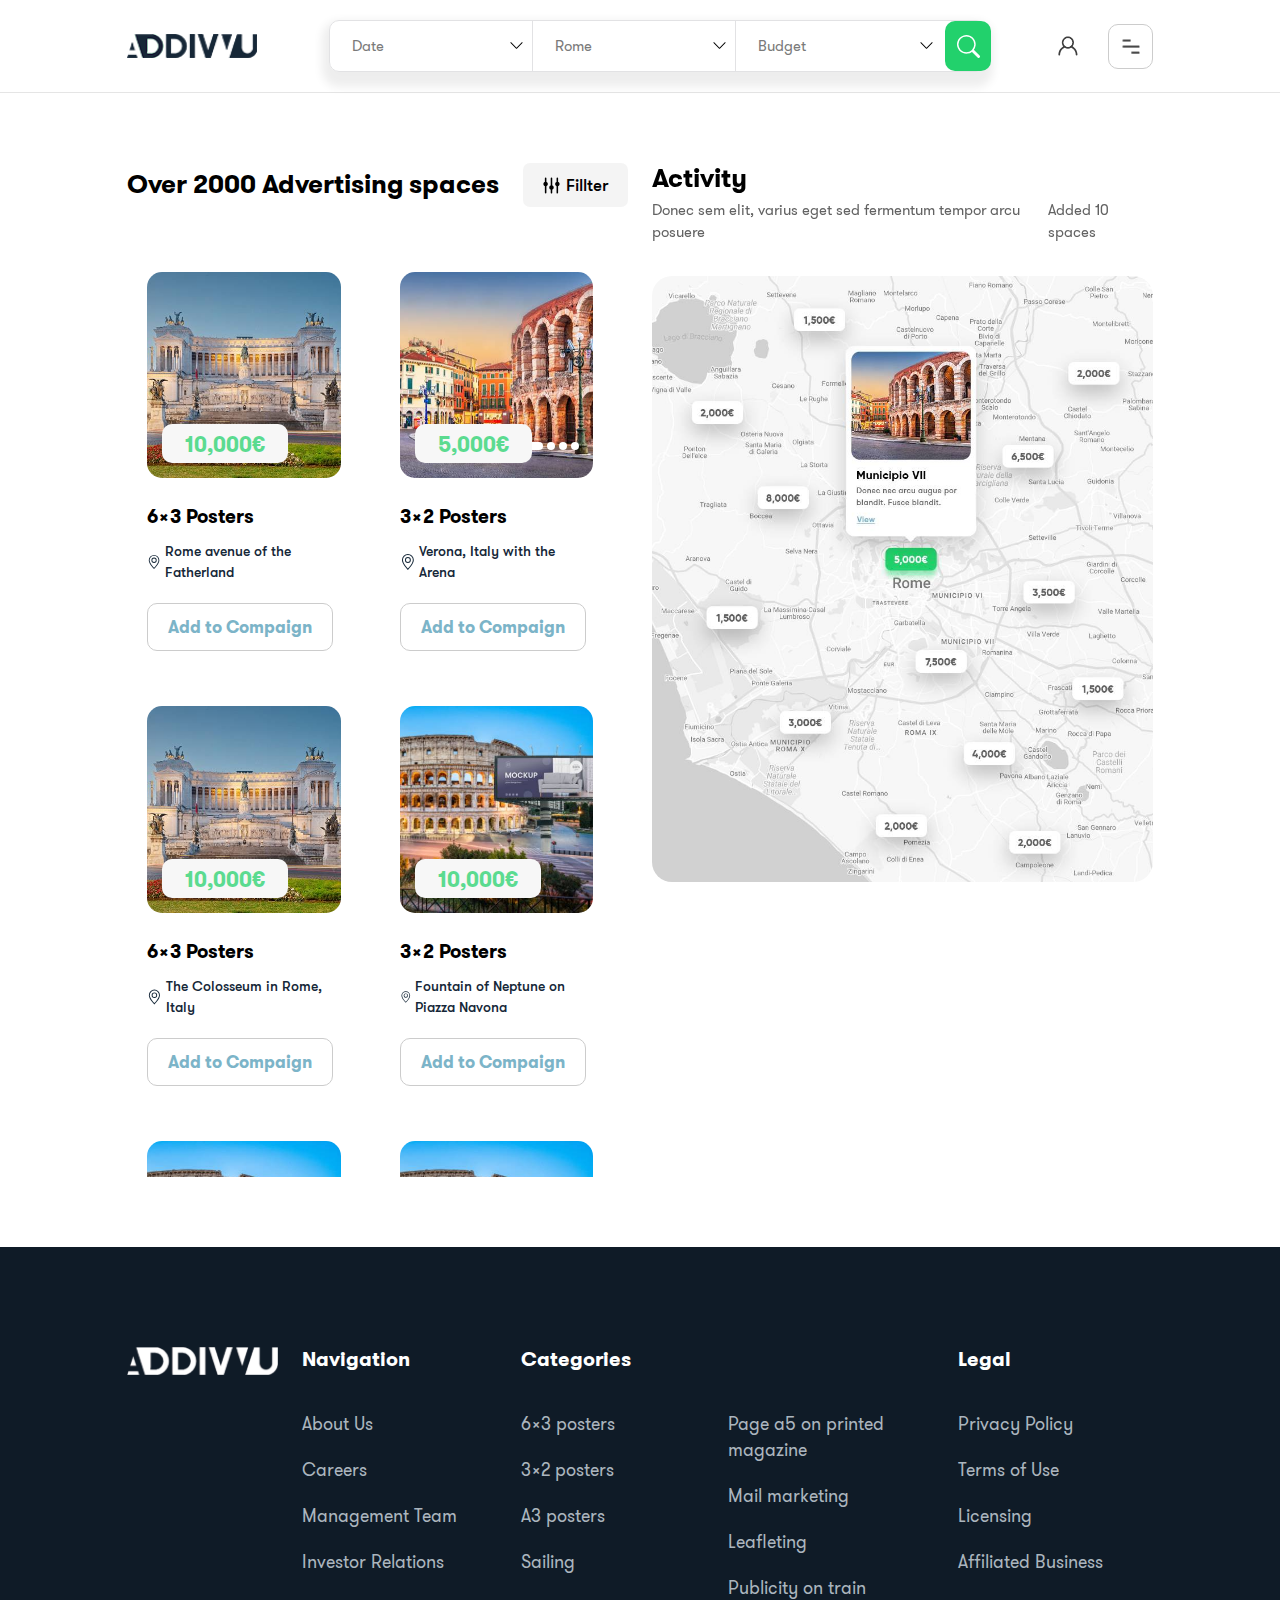
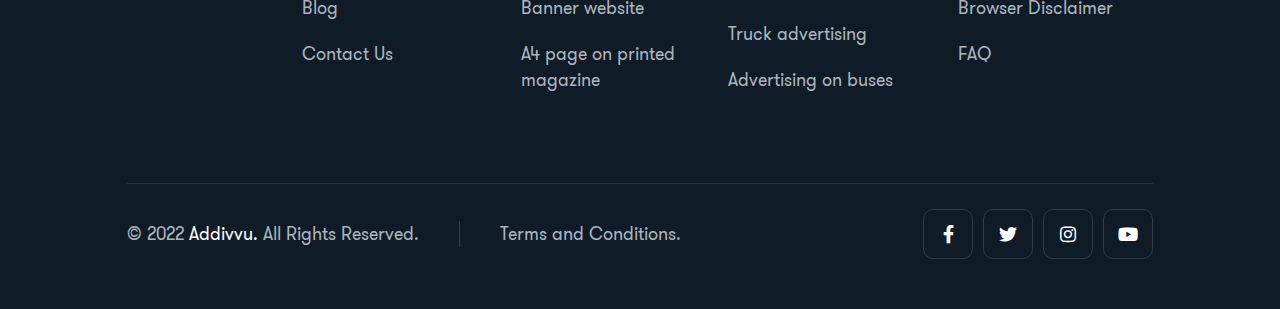
<file: result-page.html>
<html>
<head>
    <title>Result page</title>
    <!-- Latest compiled and minified CSS -->
    <meta charset="UTF-8">
    <meta name="viewport" content="width=device-width, initial-scale=1.0">
    <link href="css/bootstrap.min.css" rel="stylesheet">
    <link rel="stylesheet" type="text/css" href="css/style.css">
    <link rel="stylesheet" type="text/css" href="css/owl.carousel.min.css">
    <link rel="stylesheet" type="text/css" href="css/owl.theme.default.min.css">
    <link rel="stylesheet" type="text/css" href="fonts/stylesheet.css">
    <link rel="stylesheet" type="text/css" href="css/range-style.css">
    <link rel="stylesheet" href="css/date-style.css">
    <link rel="stylesheet" href="css/responsive.css">
    <!-- Fontawesome -->
    <link rel="stylesheet" href="https://cdnjs.cloudflare.com/ajax/libs/font-awesome/5.14.0/css/all.min.css">
</head>
<body>
    <header class="main-header without-filter-header">
        <div class="container">
            <div class="main-header-warrper">
                <div class="site-logo">
                    <a href="index.html">
                    <img src="img/logo.png">
                    </a>
                </div>
                <div class="site-search-bar">
                    <div class="input-search-warrper">
                        <div class="main-warrper">
                           <div class="menu-item" id="date-show">
                               <a href="javascript:void(0);">Date</a>
                           </div>
                           <div class="menu-item" id="romo-show">
                               <a href="javascript:void(0);">Rome</a>
                           </div>
   
                           <div class="menu-item" id="budget-show">
                               <a href="javascript:void(0);">Budget</a>
                           </div>
                        </div>
                        <button id="filter-desktop-view-btn">
                           <svg xmlns="http://www.w3.org/2000/svg" width="16" height="16" fill="currentColor" class="bi bi-search" viewBox="0 0 16 16">
                               <path d="M11.742 10.344a6.5 6.5 0 1 0-1.397 1.398h-.001c.03.04.062.078.098.115l3.85 3.85a1 1 0 0 0 1.415-1.414l-3.85-3.85a1.007 1.007 0 0 0-.115-.1zM12 6.5a5.5 5.5 0 1 1-11 0 5.5 5.5 0 0 1 11 0z"/>
                             </svg>
                        </button>
   
   <!-- dropdown 1 start -->
   <div class="search_drop" id="search_date" style="display: none;">
      <div class="date-highlight-warrper">
       <div class="mod-search " id="eviivo-availability-search" style="display: block;">
   
           <input value="" id="default-nights-serviced" type="hidden">
               <div class="column column-1 tooltip-holder" style="display: none;">
                   <label for="eviivo-start-date" >Event start date</label>
                   <input class="cp-input icon-calendar start-date icon-input datepicker hasDatepicker" id="eviivo-start-date" name="input" placeholder="Check in" readonly="readonly" value="" type="hidden">
               </div>
           
               <div class="column column-2" style="display: none;">
                   <label for="eviivo-end-date">Event End date</label>
                   <input class="cp-input icon-calendar end-date icon-input datepicker hasDatepicker" id="eviivo-end-date" name="input" placeholder="Check out" readonly="readonly" value="" type="hidden">
               </div>
             <div id="datepicker"></div>
           </div>
   
   
           <div class="bottom-date-item">
               <ul>
                   <button class="custom-date-button active-date-point">Exact Date</button>
                   <button class="custom-date-button">±  2 Day</button>
                   <button class="custom-date-button">±  3 Day</button>
                   <button class="custom-date-button">±  7 Day</button>
                   <button class="custom-date-button" id="clear-pop-modal">Ok</button>
               </ul>
           </div>
      </div>
   </div>
   <!-- dropdown 1 End -->
   
   
   <!-- dropdown 2 start -->
   <div class="search_drop" id="search_romo" style="display: none;">
       <div class="romo-map">
           <div class="row">
               <div class="col-12 col-sm-12 col-md-6 col-lg-6">
                   <div class="romo-map-image">
                       <img src="img/romo-map.jpg">
                   </div>
               </div>
               <div class="col-12 col-sm-12 col-md-6 col-lg-6">
                   <div class="romo-review">
                       <div class="review-romo-top">
                           <form>
                               <input type="text" placeholder="Search for the location" class="search-bar">
                               <button><svg xmlns="http://www.w3.org/2000/svg" width="16" height="16" fill="currentColor" class="bi bi-search" viewBox="0 0 16 16">
                                   <path d="M11.742 10.344a6.5 6.5 0 1 0-1.397 1.398h-.001c.03.04.062.078.098.115l3.85 3.85a1 1 0 0 0 1.415-1.414l-3.85-3.85a1.007 1.007 0 0 0-.115-.1zM12 6.5a5.5 5.5 0 1 1-11 0 5.5 5.5 0 0 1 11 0z"></path>
                                 </svg></button>
                           </form>
                       </div>
                       <div class="romo-review-data">
                           <div class="owl-carousel review-silder owl-theme">
                               <div class="item">
                                   <div class="main-label-title">
                                       <h2>Romo</h2>
                                       <ul> 
                                           <li><h4>The Colosseum</h4>
                                               <div class="review-star-header">
                                                   <img src="img/star-yellow.svg">
                                                   <img src="img/star-yellow.svg">
                                                   <img src="img/star-yellow.svg">
                                                   <img src="img/star-yellow.svg">
                                                   <img src="img/star-yellow.svg">
                                                   <span>5</span>
                                               </div>
                                           </li>
                                           <li><h4>Roman Forum</h4>
                                               <div class="review-star-header">
                                                   <img src="img/star-yellow.svg">
                                                   <img src="img/star-yellow.svg">
                                                   <img src="img/star-yellow.svg">
                                                   <img src="img/star-yellow.svg">
                                                   <img src="img/star-yellow.svg">
                                                   <span>4.5</span>
                                               </div>
                                           </li>
                                           <li><h4>Vittorio Emanuele</h4>
                                               <div class="review-star-header">
                                                   <img src="img/star-yellow.svg">
                                                   <img src="img/star-yellow.svg">
                                                   <img src="img/star-yellow.svg">
                                                   <img src="img/star-yellow.svg">
                                                   <img src="img/star-yellow.svg">
                                                   <span>4.8</span>
                                               </div>
                                           </li>
   
                                       </ul>
                                   </div>
                                   <div class="main-label-title">
                                       <h2>Romo</h2>
                                       <ul> 
                                           <li><h4>The Colosseum</h4>
                                               <div class="review-star-header">
                                                   <img src="img/star-yellow.svg">
                                                   <img src="img/star-yellow.svg">
                                                   <img src="img/star-yellow.svg">
                                                   <img src="img/star-yellow.svg">
                                                   <img src="img/star-yellow.svg">
                                                   <span>5</span>
                                               </div>
                                           </li>
                                           <li><h4>Roman Forum</h4>
                                               <div class="review-star-header">
                                                   <img src="img/star-yellow.svg">
                                                   <img src="img/star-yellow.svg">
                                                   <img src="img/star-yellow.svg">
                                                   <img src="img/star-yellow.svg">
                                                   <img src="img/star-yellow.svg">
                                                   <span>4.5</span>
                                               </div>
                                           </li>
                                           <li><h4>Vittorio Emanuele</h4>
                                               <div class="review-star-header">
                                                   <img src="img/star-yellow.svg">
                                                   <img src="img/star-yellow.svg">
                                                   <img src="img/star-yellow.svg">
                                                   <img src="img/star-yellow.svg">
                                                   <img src="img/star-yellow.svg">
                                                   <span>4.8</span>
                                               </div>
                                           </li>
   
                                       </ul>
                                   </div>
                               </div>
                               <div class="item">
                                   <div class="main-label-title">
                                       <h2>Romo</h2>
                                       <ul> 
                                           <li><h4>The Colosseum</h4>
                                               <div class="review-star-header">
                                                   <img src="img/star-yellow.svg">
                                                   <img src="img/star-yellow.svg">
                                                   <img src="img/star-yellow.svg">
                                                   <img src="img/star-yellow.svg">
                                                   <img src="img/star-yellow.svg">
                                                   <span>5</span>
                                               </div>
                                           </li>
                                           <li><h4>Roman Forum</h4>
                                               <div class="review-star-header">
                                                   <img src="img/star-yellow.svg">
                                                   <img src="img/star-yellow.svg">
                                                   <img src="img/star-yellow.svg">
                                                   <img src="img/star-yellow.svg">
                                                   <img src="img/star-yellow.svg">
                                                   <span>4.5</span>
                                               </div>
                                           </li>
                                           <li><h4>Vittorio Emanuele</h4>
                                               <div class="review-star-header">
                                                   <img src="img/star-yellow.svg">
                                                   <img src="img/star-yellow.svg">
                                                   <img src="img/star-yellow.svg">
                                                   <img src="img/star-yellow.svg">
                                                   <img src="img/star-yellow.svg">
                                                   <span>4.8</span>
                                               </div>
                                           </li>
   
                                       </ul>
                                   </div>
                                   <div class="main-label-title">
                                       <h2>Romo</h2>
                                       <ul> 
                                           <li><h4>The Colosseum</h4>
                                               <div class="review-star-header">
                                                   <img src="img/star-yellow.svg">
                                                   <img src="img/star-yellow.svg">
                                                   <img src="img/star-yellow.svg">
                                                   <img src="img/star-yellow.svg">
                                                   <img src="img/star-yellow.svg">
                                                   <span>5</span>
                                               </div>
                                           </li>
                                           <li><h4>Roman Forum</h4>
                                               <div class="review-star-header">
                                                   <img src="img/star-yellow.svg">
                                                   <img src="img/star-yellow.svg">
                                                   <img src="img/star-yellow.svg">
                                                   <img src="img/star-yellow.svg">
                                                   <img src="img/star-yellow.svg">
                                                   <span>4.5</span>
                                               </div>
                                           </li>
                                           <li><h4>Vittorio Emanuele</h4>
                                               <div class="review-star-header">
                                                   <img src="img/star-yellow.svg">
                                                   <img src="img/star-yellow.svg">
                                                   <img src="img/star-yellow.svg">
                                                   <img src="img/star-yellow.svg">
                                                   <img src="img/star-yellow.svg">
                                                   <span>4.8</span>
                                               </div>
                                           </li>
   
                                       </ul>
                                   </div>
                               </div>                            
                           </div>
                       </div>
                   </div>
               </div>
           </div>
       </div>
   </div>
   <!-- dropdown 3 End -->
   
   <!-- dropdown 3 start -->
   <div class="search_drop" id="search_budget" style="display: none;">
       <div class="header-filter-menu">
           <div class="fiter-lable-header">
               <h4>Select your budget</h4>
           </div>
           <div class="budget-filter-form">
               <form>
                   <div class="filter-area-header">
                       <input type="text" placeholder="Min.Budget" class="input-filter-min">
                       <div class="top-header-diffreance">
                           <h4>To</h4>
                       </div>
                       <input type="text" placeholder="Min.Budget" class="input-filter-max">
                       <button class="read-more budget-btn-header">
                           Apply
                       </button>
                   </div>
               </form>
           </div>
       </div>
   </div>
   <!-- dropdown 3 End -->
   
                    </div>
                </div>
                <div class="button-wapper">
                    <a href="#" class="register-login"><img src="img/user-icon.svg"></a>
                    <a href="#" class="toggle-menu-desktop"><img src="img/menu-icon.png"></a>
                    <button id="filter-mobile-view-btn">
                       <svg xmlns="http://www.w3.org/2000/svg" width="16" height="16" fill="currentColor" class="open-search-icon bi bi-search" viewBox="0 0 16 16">
                           <path d="M11.742 10.344a6.5 6.5 0 1 0-1.397 1.398h-.001c.03.04.062.078.098.115l3.85 3.85a1 1 0 0 0 1.415-1.414l-3.85-3.85a1.007 1.007 0 0 0-.115-.1zM12 6.5a5.5 5.5 0 1 1-11 0 5.5 5.5 0 0 1 11 0z"/>
                         </svg>
                         <svg xmlns="http://www.w3.org/2000/svg" width="16" height="16" fill="currentColor" class="close-icon bi bi-x" viewBox="0 0 16 16">
                           <path d="M4.646 4.646a.5.5 0 0 1 .708 0L8 7.293l2.646-2.647a.5.5 0 0 1 .708.708L8.707 8l2.647 2.646a.5.5 0 0 1-.708.708L8 8.707l-2.646 2.647a.5.5 0 0 1-.708-.708L7.293 8 4.646 5.354a.5.5 0 0 1 0-.708z"/>
                         </svg>
                    </button>
                </div>
            </div>
        </div>
        <div class="mobile-view-filter-btn">
           <div class="container">
               <div class="site-search-bar">
                   <div class="input-search-warrper">
                       <div class="main-warrper">
                       <div class="menu-item">
                           <a href="javascript:void(0);" data-bs-toggle="modal" data-bs-target="#dataexampleModal">Date</a>
                       </div>
                       <div class="menu-item">
                           <a href="javascript:void(0);" data-bs-toggle="modal" data-bs-target="#romoexampleModal">Rome</a>
                       </div>
   
                       <div class="menu-item">
                           <a href="javascript:void(0);" data-bs-toggle="modal" data-bs-target="#budgetexampleModal">Budget</a>
                       </div>
                       </div>
                   </div>
               </div>
           </div>
        </div>
    </header>
 <section class="section-padding activity-section">
    <div class="container">
        <div class="row">
            <div class="col-12 col-sm-12 col-md-12 col-lg-6 filter-column-full">
                <div class="activity-filter">
                    <div class="activity-data-title">
                    <h2>Over 2000 Advertising spaces</h2>
                    </div>
                    <div class="filter-icon">
                        <a href="#." data-bs-toggle="modal" data-bs-target="#filterModal"><img src="img/fillter-icon.svg">
                            Fillter
                        </a>
                    </div>
                </div>
                <div class="activity-box">
                    <div class="row">
                        <div class="col-12 col-sm-12 col-md-6 col-lg-6">
                            <div class="poster-warrper-activity">
                                <div class="poster-album-activity">
                                    <img src="img/6x3-poster.jpg">
                                        <span>10,000€</span>
                                </div>
                                <div class="poster-item-activity">
                                    <h4>6x3 Posters</h4>
                                    <span><svg xmlns="http://www.w3.org/2000/svg" width="16" height="16" fill="currentColor" class="bi bi-geo-alt" viewBox="0 0 16 16">
                                        <path d="M12.166 8.94c-.524 1.062-1.234 2.12-1.96 3.07A31.493 31.493 0 0 1 8 14.58a31.481 31.481 0 0 1-2.206-2.57c-.726-.95-1.436-2.008-1.96-3.07C3.304 7.867 3 6.862 3 6a5 5 0 0 1 10 0c0 .862-.305 1.867-.834 2.94zM8 16s6-5.686 6-10A6 6 0 0 0 2 6c0 4.314 6 10 6 10z"/>
                                        <path d="M8 8a2 2 0 1 1 0-4 2 2 0 0 1 0 4zm0 1a3 3 0 1 0 0-6 3 3 0 0 0 0 6z"/>
                                      </svg> Rome avenue of the Fatherland</span>
                                    <a href="#." class="read-more add-campaign-btn">Add to Compaign</a>
                                </div>
                            </div>
                        </div>
                        <div class="col-12 col-sm-12 col-md-6 col-lg-6">
                            <div class="poster-warrper-activity">
                                <div class="poster-album-activity">
                                    <div class="owl-carousel poster-silder owl-theme">
                                        <div class="item">
                                            <figure>
                                                <img src="img/3x2-poster.jpg">
                                            </figure>
                                        </div>
                                        <div class="item">
                                            <figure>
                                                <img src="img/6x3-poster.jpg">
                                            </figure>
                                        </div>
                                        <div class="item">
                                            <figure>
                                                <img src="img/A3-poster.jpg">
                                            </figure>
                                        </div>
                                        <div class="item">
                                            <figure>
                                                <img src="img/magazine.jpg">
                                            </figure>
                                        </div>
                                    </div>
                                        <span>5,000€</span>
                                </div>
                                <div class="poster-item-activity">
                                    <h4>3x2 Posters</h4>
                                    <span> <svg xmlns="http://www.w3.org/2000/svg" width="16" height="16" fill="currentColor" class="bi bi-geo-alt" viewBox="0 0 16 16">
                                        <path d="M12.166 8.94c-.524 1.062-1.234 2.12-1.96 3.07A31.493 31.493 0 0 1 8 14.58a31.481 31.481 0 0 1-2.206-2.57c-.726-.95-1.436-2.008-1.96-3.07C3.304 7.867 3 6.862 3 6a5 5 0 0 1 10 0c0 .862-.305 1.867-.834 2.94zM8 16s6-5.686 6-10A6 6 0 0 0 2 6c0 4.314 6 10 6 10z"/>
                                        <path d="M8 8a2 2 0 1 1 0-4 2 2 0 0 1 0 4zm0 1a3 3 0 1 0 0-6 3 3 0 0 0 0 6z"/>
                                      </svg> Verona, Italy with the Arena</span>
                                      <a href="#." class="read-more add-campaign-btn">Add to Compaign</a>
                                </div>
                            </div>
                        </div>
                        <div class="col-12 col-sm-12 col-md-6 col-lg-6">
                            <div class="poster-warrper-activity">
                                <div class="poster-album-activity">
                                    <img src="img/6x3-poster.jpg">
                                        <span>10,000€</span>
                                </div>
                                <div class="poster-item-activity">
                                    <h4>6x3 Posters</h4>
                                    <span><svg xmlns="http://www.w3.org/2000/svg" width="16" height="16" fill="currentColor" class="bi bi-geo-alt" viewBox="0 0 16 16">
                                        <path d="M12.166 8.94c-.524 1.062-1.234 2.12-1.96 3.07A31.493 31.493 0 0 1 8 14.58a31.481 31.481 0 0 1-2.206-2.57c-.726-.95-1.436-2.008-1.96-3.07C3.304 7.867 3 6.862 3 6a5 5 0 0 1 10 0c0 .862-.305 1.867-.834 2.94zM8 16s6-5.686 6-10A6 6 0 0 0 2 6c0 4.314 6 10 6 10z"/>
                                        <path d="M8 8a2 2 0 1 1 0-4 2 2 0 0 1 0 4zm0 1a3 3 0 1 0 0-6 3 3 0 0 0 0 6z"/>
                                      </svg> The Colosseum in Rome, Italy</span>
                                    <a href="#." class="read-more add-campaign-btn">Add to Compaign</a>
                                </div>
                            </div>
                        </div>
                        <div class="col-12 col-sm-12 col-md-6 col-lg-6">
                            <div class="poster-warrper-activity">
                                <div class="poster-album-activity">
                                    <img src="img/3x2-poster-2.jpg">
                                        <span>10,000€</span>
                                </div>
                                <div class="poster-item-activity">
                                    <h4>3x2 Posters</h4>
                                    <span><svg xmlns="http://www.w3.org/2000/svg" width="16" height="16" fill="currentColor" class="bi bi-geo-alt" viewBox="0 0 16 16">
                                        <path d="M12.166 8.94c-.524 1.062-1.234 2.12-1.96 3.07A31.493 31.493 0 0 1 8 14.58a31.481 31.481 0 0 1-2.206-2.57c-.726-.95-1.436-2.008-1.96-3.07C3.304 7.867 3 6.862 3 6a5 5 0 0 1 10 0c0 .862-.305 1.867-.834 2.94zM8 16s6-5.686 6-10A6 6 0 0 0 2 6c0 4.314 6 10 6 10z"/>
                                        <path d="M8 8a2 2 0 1 1 0-4 2 2 0 0 1 0 4zm0 1a3 3 0 1 0 0-6 3 3 0 0 0 0 6z"/>
                                      </svg> Fountain of Neptune on Piazza Navona</span>
                                    <a href="#." class="read-more add-campaign-btn">Add to Compaign</a>
                                </div>
                            </div>
                        </div>
                        <div class="col-12 col-sm-12 col-md-6 col-lg-6">
                            <div class="poster-warrper-activity">
                                <div class="poster-album-activity">
                                    <img src="img/3x2-poster-2.jpg">
                                        <span>10,000€</span>
                                </div>
                                <div class="poster-item-activity">
                                    <h4>3x2 Posters</h4>
                                    <span><svg xmlns="http://www.w3.org/2000/svg" width="16" height="16" fill="currentColor" class="bi bi-geo-alt" viewBox="0 0 16 16">
                                        <path d="M12.166 8.94c-.524 1.062-1.234 2.12-1.96 3.07A31.493 31.493 0 0 1 8 14.58a31.481 31.481 0 0 1-2.206-2.57c-.726-.95-1.436-2.008-1.96-3.07C3.304 7.867 3 6.862 3 6a5 5 0 0 1 10 0c0 .862-.305 1.867-.834 2.94zM8 16s6-5.686 6-10A6 6 0 0 0 2 6c0 4.314 6 10 6 10z"/>
                                        <path d="M8 8a2 2 0 1 1 0-4 2 2 0 0 1 0 4zm0 1a3 3 0 1 0 0-6 3 3 0 0 0 0 6z"/>
                                      </svg> Fountain of Neptune on Piazza Navona</span>
                                    <a href="#." class="read-more add-campaign-btn">Add to Compaign</a>
                                </div>
                            </div>
                        </div>
                        <div class="col-12 col-sm-12 col-md-6 col-lg-6">
                            <div class="poster-warrper-activity">
                                <div class="poster-album-activity">
                                    <img src="img/3x2-poster-2.jpg">
                                        <span>10,000€</span>
                                </div>
                                <div class="poster-item-activity">
                                    <h4>3x2 Posters</h4>
                                    <span><svg xmlns="http://www.w3.org/2000/svg" width="16" height="16" fill="currentColor" class="bi bi-geo-alt" viewBox="0 0 16 16">
                                        <path d="M12.166 8.94c-.524 1.062-1.234 2.12-1.96 3.07A31.493 31.493 0 0 1 8 14.58a31.481 31.481 0 0 1-2.206-2.57c-.726-.95-1.436-2.008-1.96-3.07C3.304 7.867 3 6.862 3 6a5 5 0 0 1 10 0c0 .862-.305 1.867-.834 2.94zM8 16s6-5.686 6-10A6 6 0 0 0 2 6c0 4.314 6 10 6 10z"/>
                                        <path d="M8 8a2 2 0 1 1 0-4 2 2 0 0 1 0 4zm0 1a3 3 0 1 0 0-6 3 3 0 0 0 0 6z"/>
                                      </svg> Fountain of Neptune on Piazza Navona</span>
                                    <a href="#." class="read-more add-campaign-btn">Add to Compaign</a>
                                </div>
                            </div>
                        </div>
                    </div>
                </div>
            </div>
            <div class="col-12 col-sm-12 col-md-12 col-lg-6 filter-column-full">
                <div class="stricky-activity">
                    <div class="activity-data">
                        <div class="actvity-item">
                            <h2>Activity</h2>
                            <p>Donec sem elit, varius eget sed fermentum tempor arcu posuere</p>
                        </div>
                        <div class="total-activity">
                            <p>Added 10 spaces</p>
                        </div>
                    </div>
                    <div class="activity-image">
                        <img src="img/map.jpg">
                    </div>
                </div>
            </div>
        </div>
    </div>
 </section>
 <footer>
    <div class="container">
        <div class="row">
            <div class="col-12 col-sm-12 col-md-4 col-lg-2">
                <div class="footer-logo-image">
                    <a href="#"><img src="img/footer-logo.png"></a>
                </div>
            </div>
            <div class="col-12 col-sm-12 col-md-12 col-lg-10">
                <div class="row">
                    <div class="col-12 col-sm-12 col-md-5 col-lg-3">
                        <div class="footer-menu">
                            <h4>Navigation</h4>
                            <ul>
                                <li><a href="#.">About Us</a></li>
                                <li><a href="#.">Careers</a></li>
                                <li><a href="#.">Management Team</a></li>
                                <li><a href="#.">Investor Relations</a></li>
                                <li><a href="#.">Blog</a></li>
                                <li><a href="#.">Contact Us</a></li>
                            </ul>
                        </div>
                    </div>
                    <div class="col-12 col-sm-12 col-md-7 col-lg-6">
                        <div class="categories-footer-menu footer-menu">
                            <h4>Categories</h4>
                            <ul>
                                <li><a href="#.">6x3 posters</a></li>
                                <li><a href="#.">3x2 posters</a></li>
                                <li><a href="#.">A3 posters</a></li>
                                <li><a href="#.">Sailing</a></li>
                                <li><a href="#.">Banner website</a></li>
                                <li><a href="#.">A4 page on printed magazine</a></li>
                            </ul>
                            <ul>
                                <li><a href="#.">Page a5 on printed magazine</a></li>
                                <li><a href="#.">Mail marketing</a></li>
                                <li><a href="#.">Leafleting</a></li>
                                <li><a href="#.">Publicity on train</a></li>
                                <li><a href="#.">Truck advertising</a></li>
                                <li><a href="#.">Advertising on buses</a></li>
                            </ul>
                        </div>
                    </div>
                    <div class="col-12 col-sm-12 col-md-6 col-lg-3">
                        <div class="footer-menu">
                            <h4>Legal</h4>
                            <ul>
                                <li><a href="#.">Privacy Policy</a></li>
                                <li><a href="#.">Terms of Use</a></li>
                                <li><a href="#.">Licensing</a></li>
                                <li><a href="#.">Affiliated Business</a></li>
                                <li><a href="#.">Browser Disclaimer</a></li>
                                <li><a href="#.">FAQ</a></li>
                            </ul>
                        </div>
                    </div>
                </div>
            </div>
            
        </div>
    </div>
    <div class="container">
        <div class="footer-bottom-strip">
            <div class="row">
                <div class="col-12 col-sm-12 col-md-12 col-lg-12">
                    <div class="copyright">
                        <div class="copy-right-data">
                        <p>© 2022 <span>Addivvu.</span> All Rights Reserved.</p>
                        <a href="#." class="footer-bottom-menu">Terms and Conditions.</a>
                        </div>
                        <div class="social-media">
                            <ul>
                                <li><a href="#."><i class="fab fa-facebook-f"></i></a></li>
                                <li><a href="#."><i class="fab fa-twitter"></i></a></li>
                                <li><a href="#."><i class="fab fa-instagram"></i></a></li>
                                <li><a href="#."><i class="fab fa-youtube"></i></a></li>
                            </ul>
                        </div>
                    </div>
                </div>
            </div>
        </div>
    </div>
</footer>
    <!-- jQuery library -->
<!-- Filter popup modal start -->
  
  <!-- Modal -->
  <div class="filter-modal-custom modal fade" id="filterModal" tabindex="-1" aria-labelledby="filterModalLabel" aria-hidden="true">
    <div class="modal-dialog">
      <div class="modal-content">
        <div class="modal-header">
          <h5 class="modal-title" id="filterModalLabel"><img src="img/fillter-icon.svg">Filters</h5>
          <button type="button" class="btn-close" data-bs-dismiss="modal" aria-label="Close"></button>
        </div>
        <div class="filter-body">
            <div class="budget-data">
                <div class="fiter-title">
                    <h3>Budget range</h3>
                </div>
                <div class="budget-range">
<!-- Single slider (with shadows) -->
<div class="range-slider grad" style='--min:1000; --max:10000; --step:0; --value:1000; --text-value:"1000"; --suffix:"€"; --prefix:"Min price"'>
    <input type="range" min="1000" max="10000" step="0" value="1000" oninput="this.parentNode.style.setProperty('--value',this.value); this.parentNode.style.setProperty('--text-value', JSON.stringify((+this.value).toLocaleString()))">
    <output></output>
    <div class='range-slider__progress'></div>
  </div>
                </div>
            </div>
            <div class="place-data">
                <div class="fiter-title">
                    <h3>Type of spaces places</h3> 
                </div>
                <div class="row">
                    <div class="col-12 col-sm-12 col-md-12 col-lg-4">
                        <div class="place-data-check">
                            <div class="checkbox-design">
                                <input type="checkbox" id="rome">
                                <label for="rome"></label>
                            </div>
                            <div class="data-check-place">
                                <h4>Rome</h4>
                                <p>Donec sem elit, varius eget sed fermentum tempor.</p>
                            </div>
                        </div>
                    </div>
                    <div class="col-12 col-sm-12 col-md-12 col-lg-4">
                        <div class="place-data-check">
                            <div class="checkbox-design">
                                <input type="checkbox" id="milan">
                                <label for="milan"></label>
                            </div>
                            <div class="data-check-place">
                                <h4>Milan</h4>
                                <p>Donec sem elit, varius eget sed fermentum tempor.</p>
                            </div>
                        </div>
                    </div>
                    <div class="col-12 col-sm-12 col-md-12 col-lg-4">
                        <div class="place-data-check">
                            <div class="checkbox-design">
                                <input type="checkbox" id="naples">
                                <label for="naples"></label>
                            </div>
                            <div class="data-check-place">
                                <h4>Naples</h4>
                                <p>Donec sem elit, varius eget sed fermentum tempor.</p>
                            </div>
                        </div>
                    </div>
                </div>
            </div>
            <div class="place-data campaign-filter-data">
                <div class="fiter-title">
                    <h3>Campaign categories</h3> 
                </div>
                <div class="row">
                    <div class="col-12 col-sm-12 col-md-12 col-lg-4">
                        <div class="place-data-check">
                            <div class="checkbox-design">
                                <input type="checkbox" id="posters">
                                <label for="posters"></label>
                            </div>
                            <div class="data-check-place">
                                <h4>6x3 posters</h4>
                            </div>
                        </div>
                    </div>
                    <div class="col-12 col-sm-12 col-md-12 col-lg-4">
                        <div class="place-data-check">
                            <div class="checkbox-design">
                                <input type="checkbox" id="banner" checked>
                                <label for="banner"></label>
                            </div>
                            <div class="data-check-place">
                                <h4>Banner website</h4>
                            </div>
                        </div>
                    </div>
                    <div class="col-12 col-sm-12 col-md-12 col-lg-4">
                        <div class="place-data-check">
                            <div class="checkbox-design">
                                <input type="checkbox" id="Publicity">
                                <label for="Publicity"></label>
                            </div>
                            <div class="data-check-place">
                                <h4>Publicity on train</h4>
                            </div>
                        </div>
                    </div>
                    <div class="col-12 col-sm-12 col-md-12 col-lg-4">
                        <div class="place-data-check">
                            <div class="checkbox-design">
                                <input type="checkbox" id="posters-3x2">
                                <label for="posters-3x2"></label>
                            </div>
                            <div class="data-check-place">
                                <h4>3x2 posters</h4>
                            </div>
                        </div>
                    </div>
                    <div class="col-12 col-sm-12 col-md-12 col-lg-4">
                        <div class="place-data-check">
                            <div class="checkbox-design">
                                <input type="checkbox" id="Leafleting">
                                <label for="Leafleting"></label>
                            </div>
                            <div class="data-check-place">
                                <h4>Leafleting</h4>
                            </div>
                        </div>
                    </div>
                    <div class="col-12 col-sm-12 col-md-12 col-lg-4">
                        <div class="place-data-check">
                            <div class="checkbox-design">
                                <input type="checkbox" id="marketing">
                                <label for="marketing"></label>
                            </div>
                            <div class="data-check-place">
                                <h4>Mail marketing</h4>
                            </div>
                        </div>
                    </div>
                    <div class="col-12 col-sm-12 col-md-12 col-lg-4">
                        <div class="place-data-check">
                            <div class="checkbox-design">
                                <input type="checkbox" id="a3-posters">
                                <label for="a3-posters"></label>
                            </div>
                            <div class="data-check-place">
                                <h4>A3 posters</h4>
                            </div>
                        </div>
                    </div>
                    <div class="col-12 col-sm-12 col-md-12 col-lg-4">
                        <div class="place-data-check">
                            <div class="checkbox-design">
                                <input type="checkbox" id="Sailing">
                                <label for="Sailing"></label>
                            </div>
                            <div class="data-check-place">
                                <h4>Sailing</h4>
                            </div>
                        </div>
                    </div>
                    <div class="col-12 col-sm-12 col-md-12 col-lg-4">
                        <div class="place-data-check">
                            <div class="checkbox-design">
                                <input type="checkbox" id="advertising">
                                <label for="advertising"></label>
                            </div>
                            <div class="data-check-place">
                                <h4>Truck advertising</h4>
                            </div>
                        </div>
                    </div>
                    <div class="col-12 col-sm-12 col-md-12 col-lg-4">
                        <div class="place-data-check">
                            <div class="checkbox-design">
                                <input type="checkbox" id="magazine">
                                <label for="magazine"></label>
                            </div>
                            <div class="data-check-place">
                                <h4>A4 page on printed magazine</h4>
                            </div>
                        </div>
                    </div>
                    <div class="col-12 col-sm-12 col-md-12 col-lg-4">
                        <div class="place-data-check">
                            <div class="checkbox-design">
                                <input type="checkbox" id="printed">
                                <label for="printed"></label>
                            </div>
                            <div class="data-check-place">
                                <h4>Page a5 on printed magazine</h4>
                            </div>
                        </div>
                    </div>
                    <div class="col-12 col-sm-12 col-md-12 col-lg-4">
                        <div class="place-data-check">
                            <div class="checkbox-design">
                                <input type="checkbox" id="buses">
                                <label for="buses"></label>
                            </div>
                            <div class="data-check-place">
                                <h4>Advertising on buses</h4>
                            </div>
                        </div>
                    </div>
                </div>
            </div>
            <div class="place-data Booking-options">
                <div class="fiter-title">
                    <h3>Booking options</h3> 
                </div>
                <div class="booking-option-fiter">
                    <ul>
                        <li>
                            <div class="booking-item-data">
                                <h4>Prenotazione immediata</h4>
                                <p>Donec sem elit, varius eget sed fermentum tempor.</p>
                            </div>
                            <div class="booking-item-check">
                                <label class="switch" for="immediata">
                                    <input type="checkbox" id="immediata" checked>
                                    <div class="slider round"></div>
                                  </label>
                            </div>
                        </li>
                        <li>
                            <div class="booking-item-data">
                                <h4>Self check-in</h4>
                                <p>Donec sem elit, varius eget sed fermentum tempor.</p>
                            </div>
                            <div class="booking-item-check">
                                <label class="switch" for="Self">
                                    <input type="checkbox" id="Self">
                                    <div class="slider round"></div>
                                  </label>
                            </div>
                        </li>
                        <li>
                            <div class="booking-item-data">
                                <h4>Cancellazione</h4>
                                <p>Donec sem elit, varius eget sed fermentum tempor.</p>
                            </div>
                            <div class="booking-item-check">
                                <label class="switch" for="cancellazione">
                                    <input type="checkbox" id="Cancellazione">
                                    <div class="slider round"></div>
                                  </label>
                            </div>
                        </li>
                    </ul>
                </div>
            </div>
        </div>
        <div class="filter-footer">
          <a href="#." class="read-more view-all-btn">View all</a>
          <a href="#." class="read-more show-more-btn">Show More</a>
        </div>
      </div>
    </div>
  </div>

 <!-- Modal start filter-->
 <div class="modal custom-date-pop fade" id="dataexampleModal" tabindex="-1" aria-labelledby="exampleModalLabel" aria-hidden="true">
    <div class="modal-dialog modal-dialog-centered">
      <div class="modal-content">
        <div class="modal-body">
            <button type="button" class="btn-close" data-bs-dismiss="modal" aria-label="Close"></button>
            <div class="date-highlight-warrper">
                <div class="mod-search " id="eviivo-availability-search" style="display: block;">
            
                    <input value="" id="default-nights-serviced" type="hidden">
                        <div class="column column-1 tooltip-holder" style="display: none;">
                            <label for="eviivo-start-date" >Event start date</label>
                            <input class="cp-input icon-calendar start-date icon-input datepicker hasDatepicker" id="eviivo-start-date" name="input" placeholder="Check in" readonly="readonly" value="" type="hidden">
                        </div>
                    
                        <div class="column column-2" style="display: none;">
                            <label for="eviivo-end-date">Event End date</label>
                            <input class="cp-input icon-calendar end-date icon-input datepicker hasDatepicker" id="eviivo-end-date" name="input" placeholder="Check out" readonly="readonly" value="" type="hidden">
                        </div>
                      <div id="mobiledatepicker"></div>
                    </div>
            
            
                    <div class="bottom-date-item">
                        <ul>
                            <button class="custom-date-button active-date-point">Exact Date</button>
                            <button class="custom-date-button">±  2 Day</button>
                            <button class="custom-date-button">±  3 Day</button>
                            <button class="custom-date-button">±  7 Day</button>
                            <button class="custom-date-button" id="clear-pop-modal">Ok</button>
                        </ul>
                    </div>
               </div>
        </div>
      </div>
    </div>
  </div>
  <!-- Modal End filter-->

    <!-- Modal Second filter-->
  <div class="modal custom-date-pop romo-popup fade" id="romoexampleModal" tabindex="-1" aria-labelledby="exampleModalLabel" aria-hidden="true">
    <div class="modal-dialog modal-dialog-centered">
      <div class="modal-content">
        <button type="button" class="btn-close" data-bs-dismiss="modal" aria-label="Close"></button>
        <div class="romo-map">
            <div class="row">
                <div class="col-12 col-sm-12 col-md-6 col-lg-6">
                    <div class="romo-map-image">
                        <img src="img/romo-map.jpg">
                    </div>
                </div>
                <div class="col-12 col-sm-12 col-md-6 col-lg-6">
                    <div class="romo-review">
                        <div class="review-romo-top">
                            <form>
                                <input type="text" placeholder="Search for the location" class="search-bar">
                                <button><svg xmlns="http://www.w3.org/2000/svg" width="16" height="16" fill="currentColor" class="bi bi-search" viewBox="0 0 16 16">
                                    <path d="M11.742 10.344a6.5 6.5 0 1 0-1.397 1.398h-.001c.03.04.062.078.098.115l3.85 3.85a1 1 0 0 0 1.415-1.414l-3.85-3.85a1.007 1.007 0 0 0-.115-.1zM12 6.5a5.5 5.5 0 1 1-11 0 5.5 5.5 0 0 1 11 0z"></path>
                                  </svg></button>
                            </form>
                        </div>
                        <div class="romo-review-data">
                            <div class="owl-carousel review-silder owl-theme">
                                <div class="item">
                                    <div class="main-label-title">
                                        <h2>Romo</h2>
                                        <ul> 
                                            <li><h4>The Colosseum</h4>
                                                <div class="review-star-header">
                                                    <img src="img/star-yellow.svg">
                                                    <img src="img/star-yellow.svg">
                                                    <img src="img/star-yellow.svg">
                                                    <img src="img/star-yellow.svg">
                                                    <img src="img/star-yellow.svg">
                                                    <span>5</span>
                                                </div>
                                            </li>
                                            <li><h4>Roman Forum</h4>
                                                <div class="review-star-header">
                                                    <img src="img/star-yellow.svg">
                                                    <img src="img/star-yellow.svg">
                                                    <img src="img/star-yellow.svg">
                                                    <img src="img/star-yellow.svg">
                                                    <img src="img/star-yellow.svg">
                                                    <span>4.5</span>
                                                </div>
                                            </li>
                                            <li><h4>Vittorio Emanuele</h4>
                                                <div class="review-star-header">
                                                    <img src="img/star-yellow.svg">
                                                    <img src="img/star-yellow.svg">
                                                    <img src="img/star-yellow.svg">
                                                    <img src="img/star-yellow.svg">
                                                    <img src="img/star-yellow.svg">
                                                    <span>4.8</span>
                                                </div>
                                            </li>
    
                                        </ul>
                                    </div>
                                    <div class="main-label-title">
                                        <h2>Romo</h2>
                                        <ul> 
                                            <li><h4>The Colosseum</h4>
                                                <div class="review-star-header">
                                                    <img src="img/star-yellow.svg">
                                                    <img src="img/star-yellow.svg">
                                                    <img src="img/star-yellow.svg">
                                                    <img src="img/star-yellow.svg">
                                                    <img src="img/star-yellow.svg">
                                                    <span>5</span>
                                                </div>
                                            </li>
                                            <li><h4>Roman Forum</h4>
                                                <div class="review-star-header">
                                                    <img src="img/star-yellow.svg">
                                                    <img src="img/star-yellow.svg">
                                                    <img src="img/star-yellow.svg">
                                                    <img src="img/star-yellow.svg">
                                                    <img src="img/star-yellow.svg">
                                                    <span>4.5</span>
                                                </div>
                                            </li>
                                            <li><h4>Vittorio Emanuele</h4>
                                                <div class="review-star-header">
                                                    <img src="img/star-yellow.svg">
                                                    <img src="img/star-yellow.svg">
                                                    <img src="img/star-yellow.svg">
                                                    <img src="img/star-yellow.svg">
                                                    <img src="img/star-yellow.svg">
                                                    <span>4.8</span>
                                                </div>
                                            </li>
    
                                        </ul>
                                    </div>
                                </div>
                                <div class="item">
                                    <div class="main-label-title">
                                        <h2>Romo</h2>
                                        <ul> 
                                            <li><h4>The Colosseum</h4>
                                                <div class="review-star-header">
                                                    <img src="img/star-yellow.svg">
                                                    <img src="img/star-yellow.svg">
                                                    <img src="img/star-yellow.svg">
                                                    <img src="img/star-yellow.svg">
                                                    <img src="img/star-yellow.svg">
                                                    <span>5</span>
                                                </div>
                                            </li>
                                            <li><h4>Roman Forum</h4>
                                                <div class="review-star-header">
                                                    <img src="img/star-yellow.svg">
                                                    <img src="img/star-yellow.svg">
                                                    <img src="img/star-yellow.svg">
                                                    <img src="img/star-yellow.svg">
                                                    <img src="img/star-yellow.svg">
                                                    <span>4.5</span>
                                                </div>
                                            </li>
                                            <li><h4>Vittorio Emanuele</h4>
                                                <div class="review-star-header">
                                                    <img src="img/star-yellow.svg">
                                                    <img src="img/star-yellow.svg">
                                                    <img src="img/star-yellow.svg">
                                                    <img src="img/star-yellow.svg">
                                                    <img src="img/star-yellow.svg">
                                                    <span>4.8</span>
                                                </div>
                                            </li>
    
                                        </ul>
                                    </div>
                                    <div class="main-label-title">
                                        <h2>Romo</h2>
                                        <ul> 
                                            <li><h4>The Colosseum</h4>
                                                <div class="review-star-header">
                                                    <img src="img/star-yellow.svg">
                                                    <img src="img/star-yellow.svg">
                                                    <img src="img/star-yellow.svg">
                                                    <img src="img/star-yellow.svg">
                                                    <img src="img/star-yellow.svg">
                                                    <span>5</span>
                                                </div>
                                            </li>
                                            <li><h4>Roman Forum</h4>
                                                <div class="review-star-header">
                                                    <img src="img/star-yellow.svg">
                                                    <img src="img/star-yellow.svg">
                                                    <img src="img/star-yellow.svg">
                                                    <img src="img/star-yellow.svg">
                                                    <img src="img/star-yellow.svg">
                                                    <span>4.5</span>
                                                </div>
                                            </li>
                                            <li><h4>Vittorio Emanuele</h4>
                                                <div class="review-star-header">
                                                    <img src="img/star-yellow.svg">
                                                    <img src="img/star-yellow.svg">
                                                    <img src="img/star-yellow.svg">
                                                    <img src="img/star-yellow.svg">
                                                    <img src="img/star-yellow.svg">
                                                    <span>4.8</span>
                                                </div>
                                            </li>
    
                                        </ul>
                                    </div>
                                </div>                            
                            </div>
                        </div>
                    </div>
                </div>
            </div>
        </div>
      </div>
    </div>
  </div>

  <!-- Modal End Second filter-->

   <!-- Modal Third filter-->
  
  <!-- Modal -->
  <div class="modal custom-date-pop budget-popup fade" id="budgetexampleModal" tabindex="-1" aria-labelledby="exampleModalLabel" aria-hidden="true">
    <div class="modal-dialog modal-dialog-centered">
      <div class="modal-content">
        <button type="button" class="btn-close" data-bs-dismiss="modal" aria-label="Close"></button>
        <div class="header-filter-menu">
            <div class="fiter-lable-header">
                <h4>Select your budget</h4>
            </div>
            <div class="budget-filter-form">
                <form>
                    <div class="filter-area-header">
                        <input type="text" placeholder="Min.Budget" class="input-filter-min">
                        <div class="top-header-diffreance">
                            <h4>To</h4>
                        </div>
                        <input type="text" placeholder="Min.Budget" class="input-filter-max">
                        <button class="read-more budget-btn-header">
                            Apply
                        </button>
                    </div>
                </form>
            </div>
        </div>
      </div>
    </div>
  </div>

  <!-- Modal End third filter-->

    <script src="js/jquery.min.js"></script>
    <script src="https://cdn.jsdelivr.net/npm/bootstrap@5.0.2/dist/js/bootstrap.bundle.min.js"></script>
    <!-- <script src="js/script.js"></script> -->
    <script src="js/owl.carousel.js"></script>
    <script src="js/range-script.js"></script>
    <script src="js/date-script.js"></script>
    <script src="js/script.js"></script>
    <script>
        $(document).ready(function() {
            $('.review-silder').owlCarousel({
                loop: false,
                margin: 10,
                autoplay:false,
                nav:true,
                navText: ['<i class="fas fa-arrow-left"></i>','<i class="fas fa-arrow-right"></i>'],
                dots:false,
                autoplayTimeout:2000,
                responsiveClass: true,
                responsive: {
                    0: {
                        items: 1,
                        nav: true,
                    }
                }
            })
        })
    </script>

    <script>
        $(document).ready(function() {
            $('.featured-silder').owlCarousel({
                loop: false,
                margin: 10,
                autoplay:false,
                nav:false,
                navText: ['<i class="fas fa-arrow-left"></i>','<i class="fas fa-arrow-right"></i>'],
                dots:false,
                autoplayTimeout:2000,
                responsiveClass: true,
                responsive: {
                    0: {
                        items: 3,
                        nav: false,
                    },
                    600: {
                        items: 8,
                        nav: false
                    },
                    1000: {
                        items: 7,
                        nav: true,
                        margin: 20
                    },
                    1200: {
                        items: 7,
                        nav: true,
                        margin: 20
                    },
                    1400: {
                        items: 9,
                        nav: true,
                        margin: 30
                    }
                }
            })
        })
    </script>
        <script>
            $(document).ready(function() {
                $('.poster-silder').owlCarousel({
                    loop: false,
                    margin: 10,
                    autoplay:false,
                    nav:false,
                    navText: ['<i class="fas fa-arrow-left"></i>','<i class="fas fa-arrow-right"></i>'],
                    dots:true,
                    autoplayTimeout:2000,
                    responsiveClass: true,
                    responsive: {
                        0: {
                            items: 1,
                            nav: false,
                        },
                        600: {
                            items: 1,
                            nav: false
                        },
                        1000: {
                            items: 1,
                            nav: false,
                            margin: 20
                        },
                        1200: {
                            items: 1,
                            nav: false,
                            margin: 20
                        },
                        1400: {
                            items: 1,
                            dots:true,
                            nav: false,
                            margin: 30
                        }
                    }
                })
            })
        </script>

<script>
    $(document).ready(function() {
       $('#date-show').on("click", function(e) {
           $('#search_date').slideToggle();
           $('#date-show').addClass('budget-active');
           $('body').addClass('overlay-div-new-date');
           e.stopPropagation(); 
       });

       //$(document).click(function(e){	
    //     $("body").not("#search_date").click(function(e){
    //        if(!(e.target.closest('#search_date'))){	
    //            $("#search_date").slideUp(); 
    //            $('#date-show').removeClass('budget-active');
    //            $('body').removeClass('overlay-div-new-date');		
    //        }
    //   });
   
        $("#clear-pop-modal").click(function(){
               $("#search_date").slideUp(); 
               $('#date-show').removeClass('budget-active');
               $('body').removeClass('overlay-div-new-date');
        });
   
   });
   
</script>

<script>
     $(document).ready(function() {
    	$('#budget-show').on("click", function(e) {
			$('#search_budget').slideToggle();
            $('#budget-show').addClass('budget-active');
            $('body').addClass('overlay-div');
			e.stopPropagation(); 
		});

		$(document).on("click", function(e) {	
			if(!(e.target.closest('#search_budget'))){	
				$("#search_budget").slideUp(); 
                $('#budget-show').removeClass('budget-active');
                $('body').removeClass('overlay-div');		
			}

	   });
    });
</script>
<script>
    $(document).ready(function() {
       $('#romo-show').on("click", function(e) {
           $('#search_romo').slideToggle();
           $('#romo-show').addClass('budget-active');
           $('body').addClass('overlay-div-new');
           e.stopPropagation(); 
       });

       $(document).on("click", function(e) {	
           if(!(e.target.closest('#search_romo', '#romo-show', 'body'))){	
               $("#search_romo").slideUp(); 
               $('#romo-show').removeClass('budget-active');
               $('body').removeClass('overlay-div-new');		
           }
      });
   });
</script>
<script>
    $(document).ready(function() {
        $('#filter-mobile-view-btn').click(function() {
            $('.mobile-view-filter-btn').slideToggle();
            $('#filter-mobile-view-btn').toggleClass('show-menu');
        });
    });
  </script>
</body>
</html>
</file>
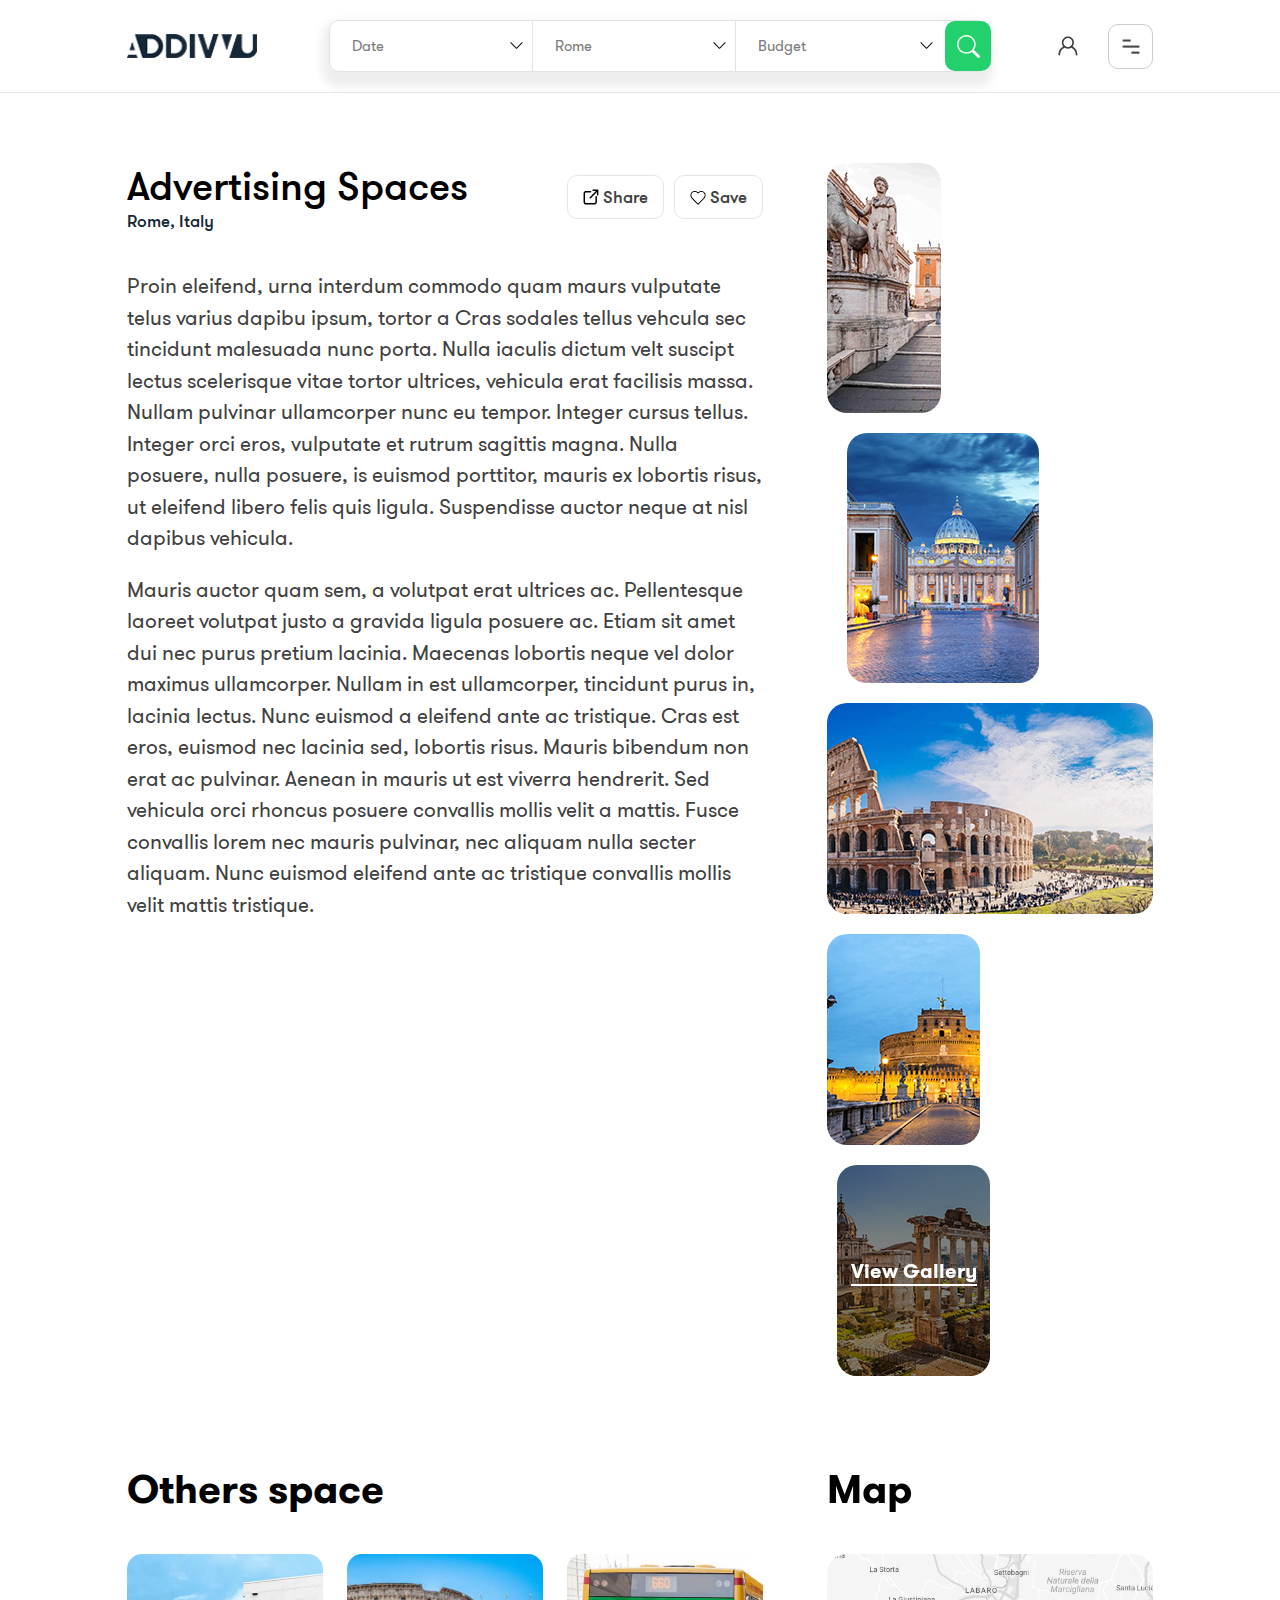
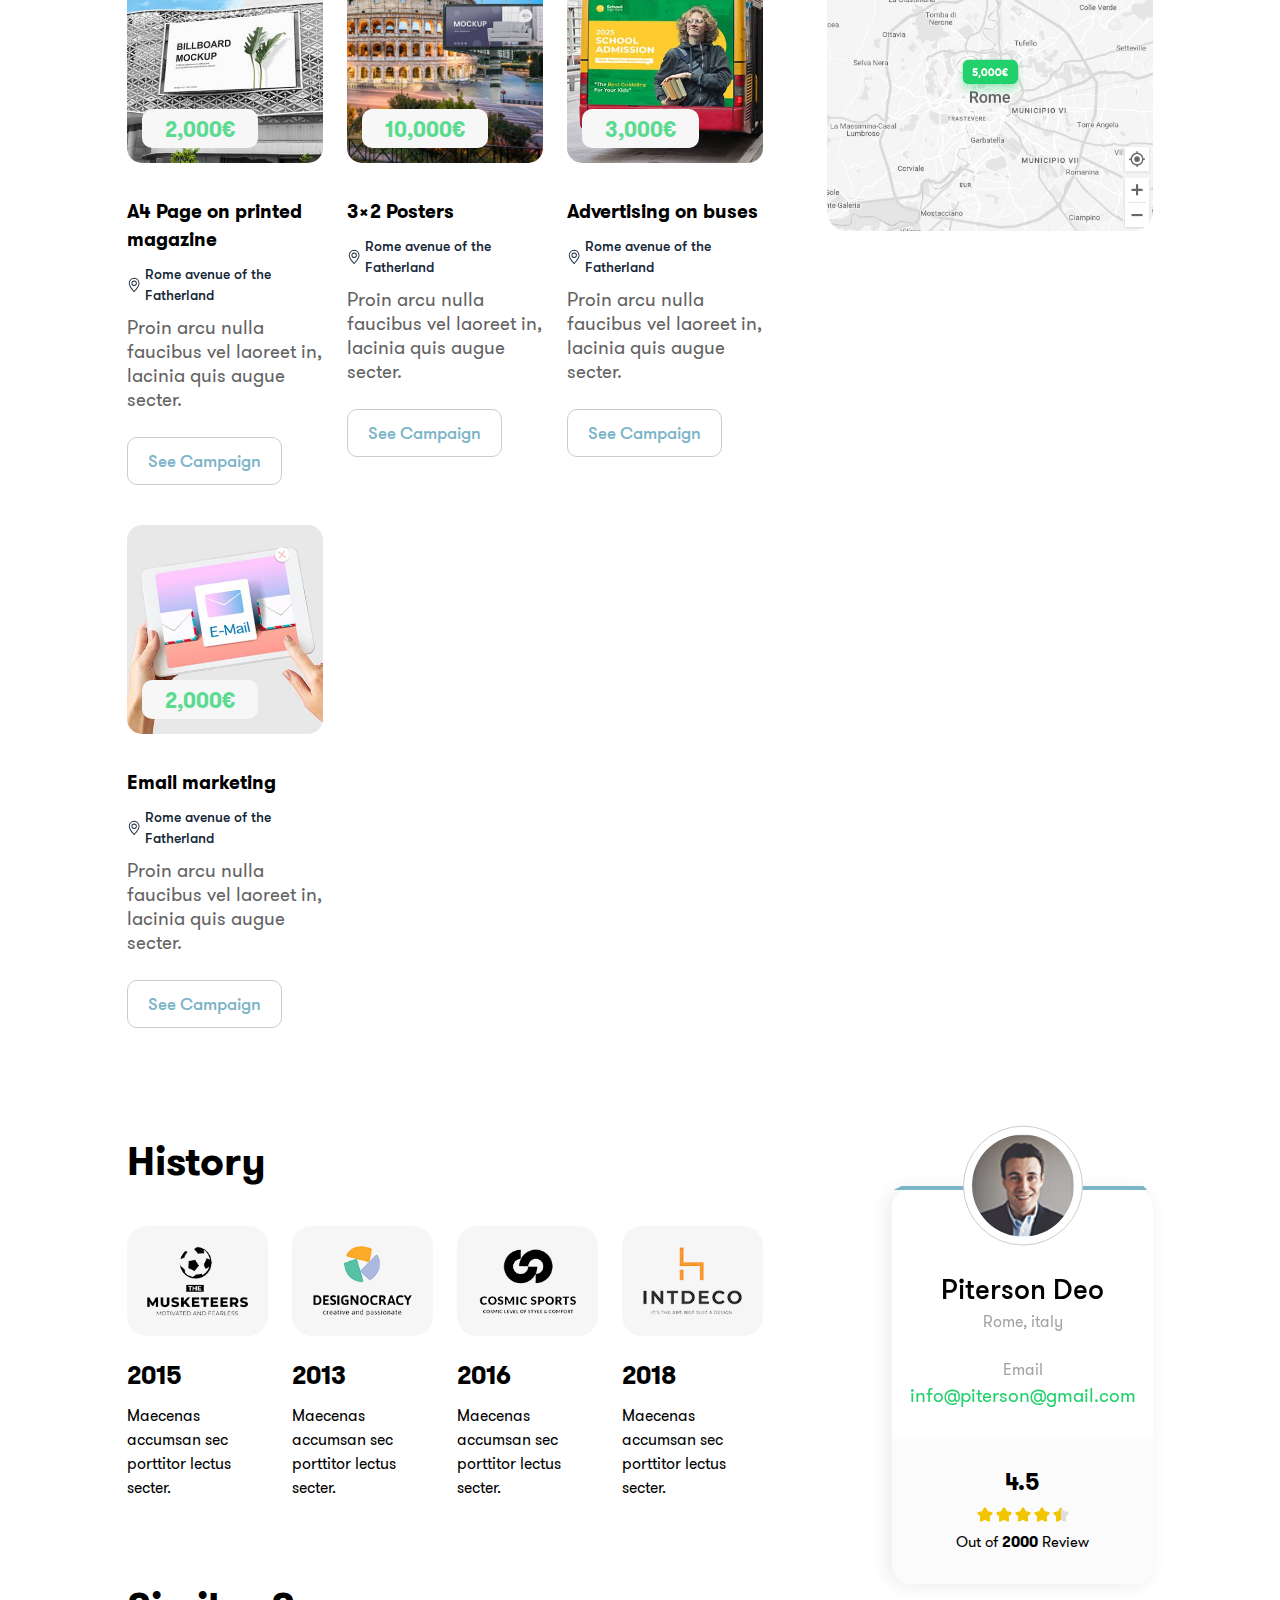
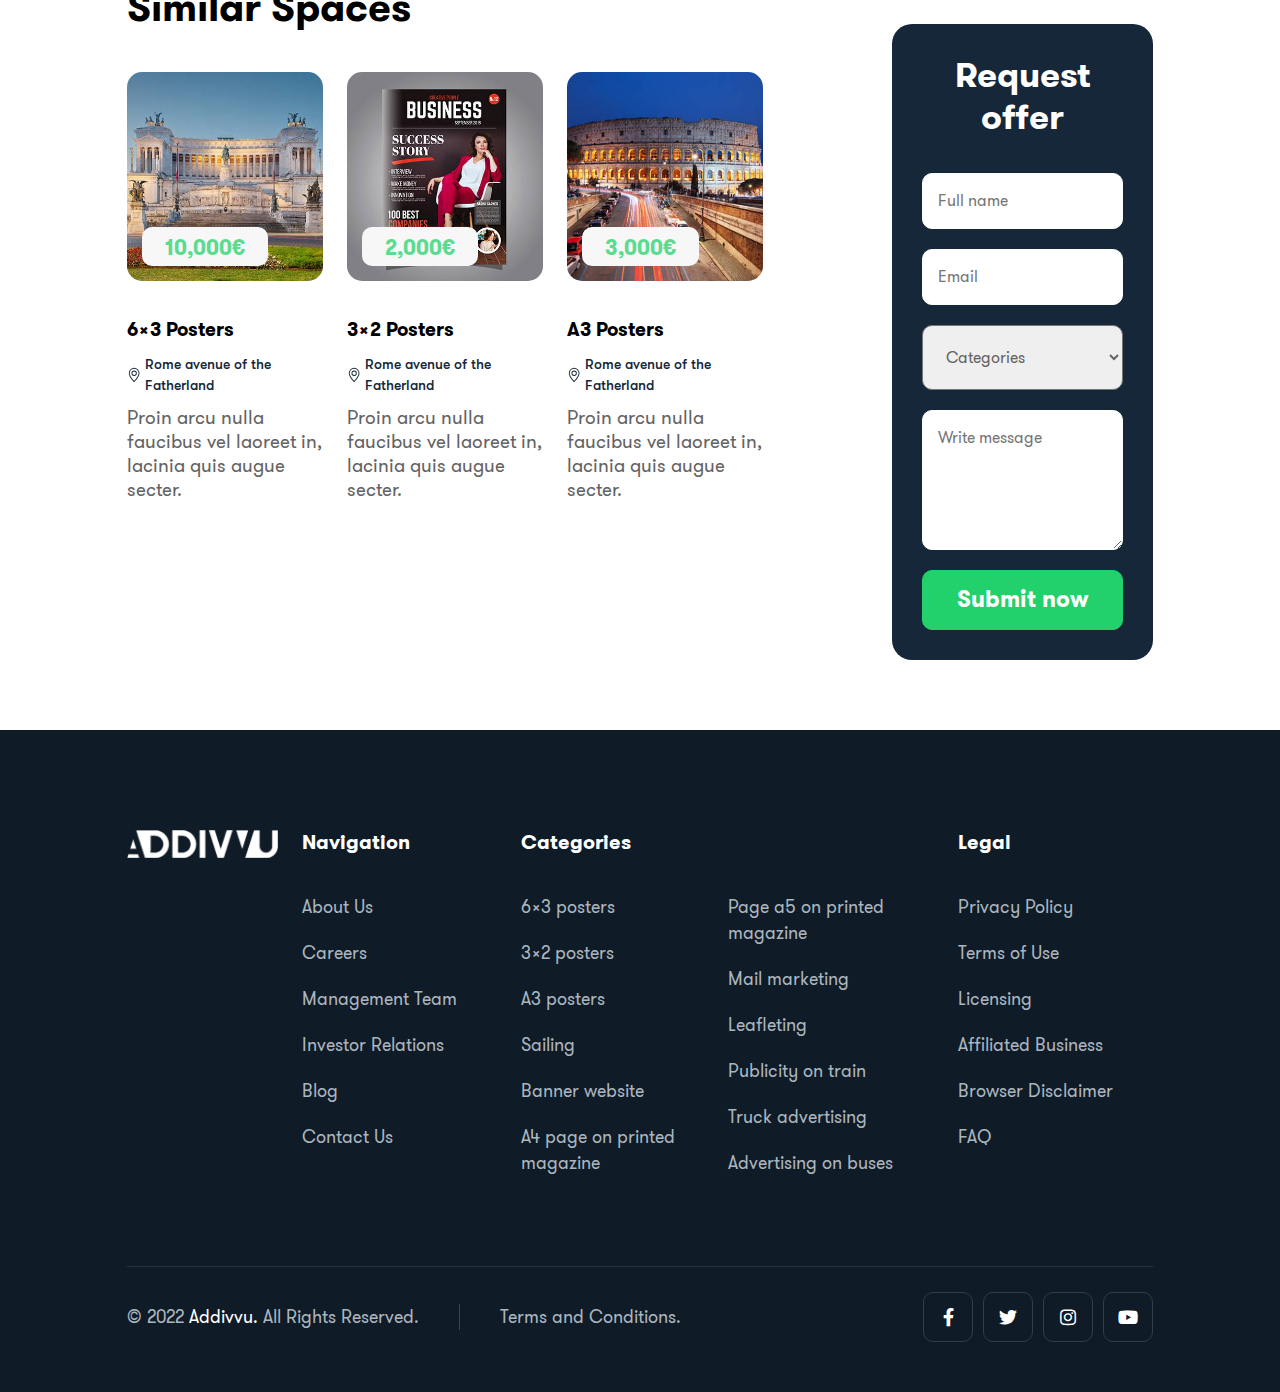
<file: single-campaign-page.html>
<html>
<head>
    <title>Single Space page</title>
    <!-- Latest compiled and minified CSS -->
    <meta charset="UTF-8">
    <meta name="viewport" content="width=device-width, initial-scale=1.0">
    <link href="css/bootstrap.min.css" rel="stylesheet">
    <link rel="stylesheet" type="text/css" href="css/style.css">
    <link rel="stylesheet" type="text/css" href="css/owl.carousel.min.css">
    <link rel="stylesheet" type="text/css" href="css/owl.theme.default.min.css">
    <link rel="stylesheet" type="text/css" href="fonts/stylesheet.css">
    <link rel="stylesheet" type="text/css" href="css/range-style.css">
    <link rel="stylesheet" href="css/date-style.css">
    <link rel="stylesheet" href="css/responsive.css">
    <!-- Fontawesome -->
    <link rel="stylesheet" href="https://cdnjs.cloudflare.com/ajax/libs/font-awesome/5.14.0/css/all.min.css">
</head>
<body>
    <header class="main-header without-filter-header">
        <div class="container">
            <div class="main-header-warrper">
                <div class="site-logo">
                    <a href="index.html">
                    <img src="img/logo.png">
                    </a>
                </div>
                <div class="site-search-bar">
                    <div class="input-search-warrper">
                        <div class="main-warrper">
                           <div class="menu-item" id="date-show">
                               <a href="javascript:void(0);">Date</a>
                           </div>
                           <div class="menu-item" id="romo-show">
                               <a href="javascript:void(0);">Rome</a>
                           </div>
   
                           <div class="menu-item" id="budget-show">
                               <a href="javascript:void(0);">Budget</a>
                           </div>
                        </div>
                        <button id="filter-desktop-view-btn">
                           <svg xmlns="http://www.w3.org/2000/svg" width="16" height="16" fill="currentColor" class="bi bi-search" viewBox="0 0 16 16">
                               <path d="M11.742 10.344a6.5 6.5 0 1 0-1.397 1.398h-.001c.03.04.062.078.098.115l3.85 3.85a1 1 0 0 0 1.415-1.414l-3.85-3.85a1.007 1.007 0 0 0-.115-.1zM12 6.5a5.5 5.5 0 1 1-11 0 5.5 5.5 0 0 1 11 0z"/>
                             </svg>
                        </button>
   
   <!-- dropdown 1 start -->
   <div class="search_drop" id="search_date" style="display: none;">
      <div class="date-highlight-warrper">
       <div class="mod-search " id="eviivo-availability-search" style="display: block;">
   
           <input value="" id="default-nights-serviced" type="hidden">
               <div class="column column-1 tooltip-holder" style="display: none;">
                   <label for="eviivo-start-date" >Event start date</label>
                   <input class="cp-input icon-calendar start-date icon-input datepicker hasDatepicker" id="eviivo-start-date" name="input" placeholder="Check in" readonly="readonly" value="" type="hidden">
               </div>
           
               <div class="column column-2" style="display: none;">
                   <label for="eviivo-end-date">Event End date</label>
                   <input class="cp-input icon-calendar end-date icon-input datepicker hasDatepicker" id="eviivo-end-date" name="input" placeholder="Check out" readonly="readonly" value="" type="hidden">
               </div>
             <div id="datepicker"></div>
           </div>
   
   
           <div class="bottom-date-item">
               <ul>
                   <button class="custom-date-button active-date-point">Exact Date</button>
                   <button class="custom-date-button">±  2 Day</button>
                   <button class="custom-date-button">±  3 Day</button>
                   <button class="custom-date-button">±  7 Day</button>
                   <button class="custom-date-button" id="clear-pop-modal">Ok</button>
               </ul>
           </div>
      </div>
   </div>
   <!-- dropdown 1 End -->
   
   
   <!-- dropdown 2 start -->
   <div class="search_drop" id="search_romo" style="display: none;">
       <div class="romo-map">
           <div class="row">
               <div class="col-12 col-sm-12 col-md-6 col-lg-6">
                   <div class="romo-map-image">
                       <img src="img/romo-map.jpg">
                   </div>
               </div>
               <div class="col-12 col-sm-12 col-md-6 col-lg-6">
                   <div class="romo-review">
                       <div class="review-romo-top">
                           <form>
                               <input type="text" placeholder="Search for the location" class="search-bar">
                               <button><svg xmlns="http://www.w3.org/2000/svg" width="16" height="16" fill="currentColor" class="bi bi-search" viewBox="0 0 16 16">
                                   <path d="M11.742 10.344a6.5 6.5 0 1 0-1.397 1.398h-.001c.03.04.062.078.098.115l3.85 3.85a1 1 0 0 0 1.415-1.414l-3.85-3.85a1.007 1.007 0 0 0-.115-.1zM12 6.5a5.5 5.5 0 1 1-11 0 5.5 5.5 0 0 1 11 0z"></path>
                                 </svg></button>
                           </form>
                       </div>
                       <div class="romo-review-data">
                           <div class="owl-carousel review-silder owl-theme">
                               <div class="item">
                                   <div class="main-label-title">
                                       <h2>Romo</h2>
                                       <ul> 
                                           <li><h4>The Colosseum</h4>
                                               <div class="review-star-header">
                                                   <img src="img/star-yellow.svg">
                                                   <img src="img/star-yellow.svg">
                                                   <img src="img/star-yellow.svg">
                                                   <img src="img/star-yellow.svg">
                                                   <img src="img/star-yellow.svg">
                                                   <span>5</span>
                                               </div>
                                           </li>
                                           <li><h4>Roman Forum</h4>
                                               <div class="review-star-header">
                                                   <img src="img/star-yellow.svg">
                                                   <img src="img/star-yellow.svg">
                                                   <img src="img/star-yellow.svg">
                                                   <img src="img/star-yellow.svg">
                                                   <img src="img/star-yellow.svg">
                                                   <span>4.5</span>
                                               </div>
                                           </li>
                                           <li><h4>Vittorio Emanuele</h4>
                                               <div class="review-star-header">
                                                   <img src="img/star-yellow.svg">
                                                   <img src="img/star-yellow.svg">
                                                   <img src="img/star-yellow.svg">
                                                   <img src="img/star-yellow.svg">
                                                   <img src="img/star-yellow.svg">
                                                   <span>4.8</span>
                                               </div>
                                           </li>
   
                                       </ul>
                                   </div>
                                   <div class="main-label-title">
                                       <h2>Romo</h2>
                                       <ul> 
                                           <li><h4>The Colosseum</h4>
                                               <div class="review-star-header">
                                                   <img src="img/star-yellow.svg">
                                                   <img src="img/star-yellow.svg">
                                                   <img src="img/star-yellow.svg">
                                                   <img src="img/star-yellow.svg">
                                                   <img src="img/star-yellow.svg">
                                                   <span>5</span>
                                               </div>
                                           </li>
                                           <li><h4>Roman Forum</h4>
                                               <div class="review-star-header">
                                                   <img src="img/star-yellow.svg">
                                                   <img src="img/star-yellow.svg">
                                                   <img src="img/star-yellow.svg">
                                                   <img src="img/star-yellow.svg">
                                                   <img src="img/star-yellow.svg">
                                                   <span>4.5</span>
                                               </div>
                                           </li>
                                           <li><h4>Vittorio Emanuele</h4>
                                               <div class="review-star-header">
                                                   <img src="img/star-yellow.svg">
                                                   <img src="img/star-yellow.svg">
                                                   <img src="img/star-yellow.svg">
                                                   <img src="img/star-yellow.svg">
                                                   <img src="img/star-yellow.svg">
                                                   <span>4.8</span>
                                               </div>
                                           </li>
   
                                       </ul>
                                   </div>
                               </div>
                               <div class="item">
                                   <div class="main-label-title">
                                       <h2>Romo</h2>
                                       <ul> 
                                           <li><h4>The Colosseum</h4>
                                               <div class="review-star-header">
                                                   <img src="img/star-yellow.svg">
                                                   <img src="img/star-yellow.svg">
                                                   <img src="img/star-yellow.svg">
                                                   <img src="img/star-yellow.svg">
                                                   <img src="img/star-yellow.svg">
                                                   <span>5</span>
                                               </div>
                                           </li>
                                           <li><h4>Roman Forum</h4>
                                               <div class="review-star-header">
                                                   <img src="img/star-yellow.svg">
                                                   <img src="img/star-yellow.svg">
                                                   <img src="img/star-yellow.svg">
                                                   <img src="img/star-yellow.svg">
                                                   <img src="img/star-yellow.svg">
                                                   <span>4.5</span>
                                               </div>
                                           </li>
                                           <li><h4>Vittorio Emanuele</h4>
                                               <div class="review-star-header">
                                                   <img src="img/star-yellow.svg">
                                                   <img src="img/star-yellow.svg">
                                                   <img src="img/star-yellow.svg">
                                                   <img src="img/star-yellow.svg">
                                                   <img src="img/star-yellow.svg">
                                                   <span>4.8</span>
                                               </div>
                                           </li>
   
                                       </ul>
                                   </div>
                                   <div class="main-label-title">
                                       <h2>Romo</h2>
                                       <ul> 
                                           <li><h4>The Colosseum</h4>
                                               <div class="review-star-header">
                                                   <img src="img/star-yellow.svg">
                                                   <img src="img/star-yellow.svg">
                                                   <img src="img/star-yellow.svg">
                                                   <img src="img/star-yellow.svg">
                                                   <img src="img/star-yellow.svg">
                                                   <span>5</span>
                                               </div>
                                           </li>
                                           <li><h4>Roman Forum</h4>
                                               <div class="review-star-header">
                                                   <img src="img/star-yellow.svg">
                                                   <img src="img/star-yellow.svg">
                                                   <img src="img/star-yellow.svg">
                                                   <img src="img/star-yellow.svg">
                                                   <img src="img/star-yellow.svg">
                                                   <span>4.5</span>
                                               </div>
                                           </li>
                                           <li><h4>Vittorio Emanuele</h4>
                                               <div class="review-star-header">
                                                   <img src="img/star-yellow.svg">
                                                   <img src="img/star-yellow.svg">
                                                   <img src="img/star-yellow.svg">
                                                   <img src="img/star-yellow.svg">
                                                   <img src="img/star-yellow.svg">
                                                   <span>4.8</span>
                                               </div>
                                           </li>
   
                                       </ul>
                                   </div>
                               </div>                            
                           </div>
                       </div>
                   </div>
               </div>
           </div>
       </div>
   </div>
   <!-- dropdown 3 End -->
   
   <!-- dropdown 3 start -->
   <div class="search_drop" id="search_budget" style="display: none;">
       <div class="header-filter-menu">
           <div class="fiter-lable-header">
               <h4>Select your budget</h4>
           </div>
           <div class="budget-filter-form">
               <form>
                   <div class="filter-area-header">
                       <input type="text" placeholder="Min.Budget" class="input-filter-min">
                       <div class="top-header-diffreance">
                           <h4>To</h4>
                       </div>
                       <input type="text" placeholder="Min.Budget" class="input-filter-max">
                       <button class="read-more budget-btn-header">
                           Apply
                       </button>
                   </div>
               </form>
           </div>
       </div>
   </div>
   <!-- dropdown 3 End -->
   
                    </div>
                </div>
                <div class="button-wapper">
                    <a href="#" class="register-login"><img src="img/user-icon.svg"></a>
                    <a href="#" class="toggle-menu-desktop"><img src="img/menu-icon.png"></a>
                    <button id="filter-mobile-view-btn">
                       <svg xmlns="http://www.w3.org/2000/svg" width="16" height="16" fill="currentColor" class="open-search-icon bi bi-search" viewBox="0 0 16 16">
                           <path d="M11.742 10.344a6.5 6.5 0 1 0-1.397 1.398h-.001c.03.04.062.078.098.115l3.85 3.85a1 1 0 0 0 1.415-1.414l-3.85-3.85a1.007 1.007 0 0 0-.115-.1zM12 6.5a5.5 5.5 0 1 1-11 0 5.5 5.5 0 0 1 11 0z"/>
                         </svg>
                         <svg xmlns="http://www.w3.org/2000/svg" width="16" height="16" fill="currentColor" class="close-icon bi bi-x" viewBox="0 0 16 16">
                           <path d="M4.646 4.646a.5.5 0 0 1 .708 0L8 7.293l2.646-2.647a.5.5 0 0 1 .708.708L8.707 8l2.647 2.646a.5.5 0 0 1-.708.708L8 8.707l-2.646 2.647a.5.5 0 0 1-.708-.708L7.293 8 4.646 5.354a.5.5 0 0 1 0-.708z"/>
                         </svg>
                    </button>
                </div>
            </div>
        </div>
        <div class="mobile-view-filter-btn">
           <div class="container">
               <div class="site-search-bar">
                   <div class="input-search-warrper">
                       <div class="main-warrper">
                       <div class="menu-item">
                           <a href="javascript:void(0);" data-bs-toggle="modal" data-bs-target="#dataexampleModal">Date</a>
                       </div>
                       <div class="menu-item">
                           <a href="javascript:void(0);" data-bs-toggle="modal" data-bs-target="#romoexampleModal">Rome</a>
                       </div>
   
                       <div class="menu-item">
                           <a href="javascript:void(0);" data-bs-toggle="modal" data-bs-target="#budgetexampleModal">Budget</a>
                       </div>
                       </div>
                   </div>
               </div>
           </div>
        </div>
    </header>
<section class="single-page-campaign section-padding">
    <div class="container">
        <div class="row">
            <div class="col-12 col-sm-12 col-md-12 col-lg-8">
                    <div class="single-campaign-data">
                        <div class="scampaign-data-page">
                            <div class="Campaign-title">
                                <h2>Advertising Spaces</h2>
                                <h6>Rome, Italy</h6>
                            </div>
                            <div class="share-data-link">
                                <a href="#."><img src="img/share-link.svg">Share</a>
                                <a href="#."><img src="img/heart.svg"> Save</a>
                            </div>
                        </div>
                        <div class="campaign-full-description">
                            <p>Proin eleifend, urna interdum commodo quam maurs vulputate 
                                telus varius dapibu ipsum, tortor a Cras sodales tellus 
                                vehcula sec tincidunt malesuada nunc porta. Nulla iaculis 
                                dictum velt suscipt lectus scelerisque vitae tortor ultrices, 
                                vehicula erat facilisis massa. Nullam pulvinar ullamcorper nunc eu 
                                tempor. Integer cursus tellus. Integer orci eros, vulputate et 
                                rutrum sagittis magna. Nulla posuere, nulla posuere, 
                                is euismod porttitor, mauris ex lobortis risus, ut 
                                eleifend libero felis quis ligula. Suspendisse auctor neque at nisl dapibus vehicula.</p>
                                <p>Mauris auctor quam sem, a volutpat erat ultrices ac. Pellentesque 
                                    laoreet volutpat justo a gravida ligula posuere ac. Etiam sit amet 
                                    dui nec purus pretium lacinia. Maecenas lobortis neque vel dolor 
                                    maximus ullamcorper. Nullam in est ullamcorper, tincidunt purus in, 
                                    lacinia lectus. Nunc euismod a eleifend ante ac tristique. Cras est eros, 
                                    euismod nec lacinia sed, lobortis risus. Mauris bibendum non erat ac pulvinar. 
                                    Aenean in mauris ut est viverra hendrerit. Sed vehicula orci rhoncus posuere 
                                    convallis mollis velit a mattis. Fusce convallis lorem nec mauris pulvinar, 
                                    nec aliquam nulla secter aliquam. Nunc euismod eleifend ante ac tristique 
                                    convallis mollis velit mattis tristique.</p>
                        </div>
                    </div>
            </div>
            <div class="col-12 col-sm-12 col-md-12 col-lg-4">
                <div class="single-gallery-data">
                    <div class="item-gallery">
                        <a href="#.">
                        <img src="img/capaign-one.jpg">
                        </a>
                    </div>
                    <div class="item-gallery">
                        <a href="#.">
                        <img src="img/capaign-two.jpg">
                        </a>
                    </div>
                    <div class="item-gallery">
                        <a href="#.">
                        <img src="img/capaign-three.jpg">
                        </a>
                    </div>
                    <div class="item-gallery">
                        <a href="#.">
                        <img src="img/capaign-four.jpg">
                        </a>
                    </div>
                    <div class="item-gallery last-gallery">
                        <a href="#.">
                        <img src="img/capaign-five.jpg">
                            <div class="view-all-gallery">
                                <h6>
                                    View Gallery
                                </h6>
                            </div>
                            </a>
                    </div>
                </div>
            </div>
        </div>
    </div>
</section>
<section class="other-space section-padding">
    <div class="container">
        <div class="row">
        <div class="col-12 col-sm-12 col-md-12 col-lg-8">
            <div class="single-campaign-data">
                <div class="main-title-section">
                    <h2>Others space</h2>
                </div>
                <div class="row">
                    <div class="col-12 col-sm-12 col-md-6 col-lg-4 col-xxl-3">
                        <div class="poster-warrper">
                            <div class="poster-album">
                                <img src="img/billboard.jpg">
                                    <span>2,000€</span>
                            </div>
                            <div class="poster-item">
                                <h4>A4 Page on printed magazine</h4>
                                <span><svg xmlns="http://www.w3.org/2000/svg" width="16" height="16" fill="currentColor" class="bi bi-geo-alt" viewBox="0 0 16 16">
                                    <path d="M12.166 8.94c-.524 1.062-1.234 2.12-1.96 3.07A31.493 31.493 0 0 1 8 14.58a31.481 31.481 0 0 1-2.206-2.57c-.726-.95-1.436-2.008-1.96-3.07C3.304 7.867 3 6.862 3 6a5 5 0 0 1 10 0c0 .862-.305 1.867-.834 2.94zM8 16s6-5.686 6-10A6 6 0 0 0 2 6c0 4.314 6 10 6 10z"/>
                                    <path d="M8 8a2 2 0 1 1 0-4 2 2 0 0 1 0 4zm0 1a3 3 0 1 0 0-6 3 3 0 0 0 0 6z"/>
                                  </svg> Rome avenue of the Fatherland</span>
                                <p>Proin arcu nulla faucibus vel laoreet
                                    in, lacinia quis augue secter.</p>
                                    <a href="#." class="read-more add-campaign-btn campaign-btn-single">See Campaign</a>
                            </div>
                        </div>
                    </div> 
                    <div class="col-12 col-sm-12 col-md-6 col-lg-4 col-xxl-3">
                        <div class="poster-warrper">
                            <div class="poster-album">
                                <img src="img/3x2-poster-2.jpg">
                                    <span>10,000€</span>
                            </div>
                            <div class="poster-item">
                                <h4>3x2 Posters</h4>
                                <span><svg xmlns="http://www.w3.org/2000/svg" width="16" height="16" fill="currentColor" class="bi bi-geo-alt" viewBox="0 0 16 16">
                                    <path d="M12.166 8.94c-.524 1.062-1.234 2.12-1.96 3.07A31.493 31.493 0 0 1 8 14.58a31.481 31.481 0 0 1-2.206-2.57c-.726-.95-1.436-2.008-1.96-3.07C3.304 7.867 3 6.862 3 6a5 5 0 0 1 10 0c0 .862-.305 1.867-.834 2.94zM8 16s6-5.686 6-10A6 6 0 0 0 2 6c0 4.314 6 10 6 10z"/>
                                    <path d="M8 8a2 2 0 1 1 0-4 2 2 0 0 1 0 4zm0 1a3 3 0 1 0 0-6 3 3 0 0 0 0 6z"/>
                                  </svg> Rome avenue of the Fatherland</span>
                                <p>Proin arcu nulla faucibus vel laoreet
                                    in, lacinia quis augue secter.</p>
                                    <a href="#." class="read-more add-campaign-btn campaign-btn-single">See Campaign</a>
                            </div>
                        </div>
                    </div>
                    <div class="col-12 col-sm-12 col-md-6 col-lg-4 col-xxl-3">
                        <div class="poster-warrper">
                            <div class="poster-album">
                                <img src="img/ad-bus.jpg">
                                    <span>3,000€</span>
                            </div>
                            <div class="poster-item">
                                <h4>Advertising on buses</h4>
                                <span><svg xmlns="http://www.w3.org/2000/svg" width="16" height="16" fill="currentColor" class="bi bi-geo-alt" viewBox="0 0 16 16">
                                    <path d="M12.166 8.94c-.524 1.062-1.234 2.12-1.96 3.07A31.493 31.493 0 0 1 8 14.58a31.481 31.481 0 0 1-2.206-2.57c-.726-.95-1.436-2.008-1.96-3.07C3.304 7.867 3 6.862 3 6a5 5 0 0 1 10 0c0 .862-.305 1.867-.834 2.94zM8 16s6-5.686 6-10A6 6 0 0 0 2 6c0 4.314 6 10 6 10z"/>
                                    <path d="M8 8a2 2 0 1 1 0-4 2 2 0 0 1 0 4zm0 1a3 3 0 1 0 0-6 3 3 0 0 0 0 6z"/>
                                  </svg> Rome avenue of the Fatherland</span>
                                <p>Proin arcu nulla faucibus vel laoreet
                                    in, lacinia quis augue secter.</p>
                                    <a href="#." class="read-more add-campaign-btn campaign-btn-single">See Campaign</a>
                            </div>
                        </div>
                    </div>
                    <div class="col-12 col-sm-12 col-md-6 col-lg-4 col-xxl-3">
                        <div class="poster-warrper">
                            <div class="poster-album">
                                <img src="img/email-marketing.jpg">
                                    <span>2,000€</span>
                            </div>
                            <div class="poster-item">
                                <h4>Email marketing</h4>
                                <span><svg xmlns="http://www.w3.org/2000/svg" width="16" height="16" fill="currentColor" class="bi bi-geo-alt" viewBox="0 0 16 16">
                                    <path d="M12.166 8.94c-.524 1.062-1.234 2.12-1.96 3.07A31.493 31.493 0 0 1 8 14.58a31.481 31.481 0 0 1-2.206-2.57c-.726-.95-1.436-2.008-1.96-3.07C3.304 7.867 3 6.862 3 6a5 5 0 0 1 10 0c0 .862-.305 1.867-.834 2.94zM8 16s6-5.686 6-10A6 6 0 0 0 2 6c0 4.314 6 10 6 10z"/>
                                    <path d="M8 8a2 2 0 1 1 0-4 2 2 0 0 1 0 4zm0 1a3 3 0 1 0 0-6 3 3 0 0 0 0 6z"/>
                                  </svg> Rome avenue of the Fatherland</span>
                                <p>Proin arcu nulla faucibus vel laoreet
                                    in, lacinia quis augue secter.</p>
                                    <a href="#." class="read-more add-campaign-btn campaign-btn-single">See Campaign</a>
                            </div>
                        </div>
                    </div>
                </div>
            </div>
        </div>
        <div class="col-12 col-sm-12 col-md-12 col-lg-4">
            <div class="map-data">
            <div class="main-title-section">
                <h2>Map</h2>
            </div>
            <div class="campaign-map-image">
                <img src="img/campaign-map.jpg">
            </div>
            </div>
        </div>
        </div>
    </div>
    <div class="history-warrper">
    <div class="container">
        <div class="row">
            <div class="col-12 col-sm-12 col-md-12 col-lg-8">
                <div class="main-title-section history-data">
                    <h2>History</h2>
                </div>
                <div class="single-campaign-data">
                    <div class="row">
                        <div class="col-12 col-sm-12 col-md-6 col-lg-3">
                            <div class="history-item">
                                <div class="logo-history">
                                    <img src="img/2015.png">
                                </div>
                                <div class="history-content">
                                    <h2>2015</h2>
                                    <p>Maecenas accumsan sec porttitor lectus secter.</p>
                                </div>
                            </div>
                        </div>
                        <div class="col-12 col-sm-12 col-md-6 col-lg-3">
                            <div class="history-item">
                                <div class="logo-history">
                                    <img src="img/2013.png">
                                </div>
                                <div class="history-content">
                                    <h2>2013</h2>
                                    <p>Maecenas accumsan sec porttitor lectus secter.</p>
                                </div>
                            </div>
                        </div>
                        <div class="col-12 col-sm-12 col-md-6 col-lg-3">
                            <div class="history-item">
                                <div class="logo-history">
                                    <img src="img/2016.png">
                                </div>
                                <div class="history-content">
                                    <h2>2016</h2>
                                    <p>Maecenas accumsan sec porttitor lectus secter.</p>
                                </div>
                            </div>
                        </div>
                        <div class="col-12 col-sm-12 col-md-6 col-lg-3">
                            <div class="history-item">
                                <div class="logo-history">
                                    <img src="img/2018.png">
                                </div>
                                <div class="history-content">
                                    <h2>2018</h2>
                                    <p>Maecenas accumsan sec porttitor lectus secter.</p>
                                </div>
                            </div>
                        </div>
                    </div>
                </div>
            </div>
            <div class="col-12 col-sm-12 col-md-12 col-lg-4">
                    <div class="review-box">
                        <div class="review-image">
                            <img src="img/owner-1.jpg">
                        </div>
                        <div class="review-data">
                            <h2> Piterson Deo</h2>
                            <p>Rome, italy</p>
                            <span>Email</span>
                            <a href="mailto:info@piterson@gmail.com">info@piterson@gmail.com</a>
                        </div>
                        <div class="review-star">
                            <h4>4.5</h4>
                            <ul>
                                <li><img src="img/star-yellow.svg"></li>
                                <li><img src="img/star-yellow.svg"></li>
                                <li><img src="img/star-yellow.svg"></li>
                                <li><img src="img/star-yellow.svg"></li>
                                <li><img src="img/star-yellow-gray.svg"></li>
                            </ul>
                            <p>Out of <strong>2000</strong> Review</p>
                        </div>
                    </div>
            </div>
        </div>
    </div>
    </div>
    <div class="container">
        <div class="row">
        <div class="col-12 col-sm-12 col-md-12 col-lg-8">
            <div class="single-campaign-data">
                <div class="main-title-section">
                    <h2>Similar Spaces</h2>
                </div>
                <div class="row">
                    <div class="col-12 col-sm-12 col-md-6 col-lg-4">
                        <div class="poster-warrper">
                            <div class="poster-album">
                                <img src="img/6x3-poster.jpg">
                                    <span>10,000€</span>
                            </div>
                            <div class="poster-item">
                                <h4>6x3 Posters</h4>
                                <span><svg xmlns="http://www.w3.org/2000/svg" width="16" height="16" fill="currentColor" class="bi bi-geo-alt" viewBox="0 0 16 16">
                                    <path d="M12.166 8.94c-.524 1.062-1.234 2.12-1.96 3.07A31.493 31.493 0 0 1 8 14.58a31.481 31.481 0 0 1-2.206-2.57c-.726-.95-1.436-2.008-1.96-3.07C3.304 7.867 3 6.862 3 6a5 5 0 0 1 10 0c0 .862-.305 1.867-.834 2.94zM8 16s6-5.686 6-10A6 6 0 0 0 2 6c0 4.314 6 10 6 10z"></path>
                                    <path d="M8 8a2 2 0 1 1 0-4 2 2 0 0 1 0 4zm0 1a3 3 0 1 0 0-6 3 3 0 0 0 0 6z"></path>
                                  </svg> Rome avenue of the Fatherland</span>
                                <p>Proin arcu nulla faucibus vel laoreet
                                    in, lacinia quis augue secter.</p>
                            </div>
                        </div>
                    </div>
                    <div class="col-12 col-sm-12 col-md-6 col-lg-4">
                        <div class="poster-warrper">
                            <div class="poster-album">
                                <img src="img/magazine.jpg">
                                    <span>2,000€</span>
                            </div>
                            <div class="poster-item">
                                <h4>3x2 Posters</h4>
                                <span> <svg xmlns="http://www.w3.org/2000/svg" width="16" height="16" fill="currentColor" class="bi bi-geo-alt" viewBox="0 0 16 16">
                                    <path d="M12.166 8.94c-.524 1.062-1.234 2.12-1.96 3.07A31.493 31.493 0 0 1 8 14.58a31.481 31.481 0 0 1-2.206-2.57c-.726-.95-1.436-2.008-1.96-3.07C3.304 7.867 3 6.862 3 6a5 5 0 0 1 10 0c0 .862-.305 1.867-.834 2.94zM8 16s6-5.686 6-10A6 6 0 0 0 2 6c0 4.314 6 10 6 10z"></path>
                                    <path d="M8 8a2 2 0 1 1 0-4 2 2 0 0 1 0 4zm0 1a3 3 0 1 0 0-6 3 3 0 0 0 0 6z"></path>
                                  </svg> Rome avenue of the Fatherland</span>
                                <p>Proin arcu nulla faucibus vel laoreet
                                    in, lacinia quis augue secter.</p>
                            </div>
                        </div>
                    </div>
                    <div class="col-12 col-sm-12 col-md-6 col-lg-4">
                        <div class="poster-warrper">
                            <div class="poster-album">
                                <img src="img/A3-poster.jpg">
                                    <span>3,000€</span>
                            </div>
                            <div class="poster-item">
                                <h4>A3 Posters</h4>
                                <span><svg xmlns="http://www.w3.org/2000/svg" width="16" height="16" fill="currentColor" class="bi bi-geo-alt" viewBox="0 0 16 16">
                                    <path d="M12.166 8.94c-.524 1.062-1.234 2.12-1.96 3.07A31.493 31.493 0 0 1 8 14.58a31.481 31.481 0 0 1-2.206-2.57c-.726-.95-1.436-2.008-1.96-3.07C3.304 7.867 3 6.862 3 6a5 5 0 0 1 10 0c0 .862-.305 1.867-.834 2.94zM8 16s6-5.686 6-10A6 6 0 0 0 2 6c0 4.314 6 10 6 10z"></path>
                                    <path d="M8 8a2 2 0 1 1 0-4 2 2 0 0 1 0 4zm0 1a3 3 0 1 0 0-6 3 3 0 0 0 0 6z"></path>
                                  </svg> Rome avenue of the Fatherland</span>
                                <p>Proin arcu nulla faucibus vel laoreet
                                    in, lacinia quis augue secter.</p>
                            </div>
                        </div>
                    </div>
                </div>
            </div>
        </div>
        <div class="col-12 col-sm-12 col-md-12 col-lg-4">
            <div class="request-form-campaign">
                    <div class="title-heading">
                        <h2>Request offer</h2>
                    </div>
                    <form>
                        <div class="row">
                            <div class="col-12 col-sm-12">
                                <div class="input-field">
                                    <input type="text" placeholder="Full name" class="input-text input-name">
                                </div>
                            </div>
                            <div class="col-12 col-sm-12">
                                <div class="input-field">
                                    <input type="email" placeholder="Email" class="input-text input-email">
                                </div>
                            </div>
                            <div class="col-12 col-sm-12">
                                <div class="input-field">
                                    <select>
                                        <option>Categories</option>
                                        <option>Categories 1</option>
                                        <option>Categories 2</option>
                                    </select>
                                </div>
                            </div>
                            <div class="col-12 col-sm-12">
                                <div class="input-field">
                                    <textarea placeholder="Write message" class="input-text input-name textarea-input"></textarea>
                                </div>
                            </div>
                            <div class="col-12 col-sm-12">
                                    <div class="submit-button">
                                        <button class="read-more submit-btn">Submit now</button>
                                    </div>
                            </div>
                        </div>
                    </form>
                
            </div>
        </div>
        </div>
    </div>
</section>

<footer>
    <div class="container">
        <div class="row">
            <div class="col-12 col-sm-12 col-md-4 col-lg-2">
                <div class="footer-logo-image">
                    <a href="#"><img src="img/footer-logo.png"></a>
                </div>
            </div>
            <div class="col-12 col-sm-12 col-md-12 col-lg-10">
                <div class="row">
                    <div class="col-12 col-sm-12 col-md-5 col-lg-3">
                        <div class="footer-menu">
                            <h4>Navigation</h4>
                            <ul>
                                <li><a href="#.">About Us</a></li>
                                <li><a href="#.">Careers</a></li>
                                <li><a href="#.">Management Team</a></li>
                                <li><a href="#.">Investor Relations</a></li>
                                <li><a href="#.">Blog</a></li>
                                <li><a href="#.">Contact Us</a></li>
                            </ul>
                        </div>
                    </div>
                    <div class="col-12 col-sm-12 col-md-7 col-lg-6">
                        <div class="categories-footer-menu footer-menu">
                            <h4>Categories</h4>
                            <ul>
                                <li><a href="#.">6x3 posters</a></li>
                                <li><a href="#.">3x2 posters</a></li>
                                <li><a href="#.">A3 posters</a></li>
                                <li><a href="#.">Sailing</a></li>
                                <li><a href="#.">Banner website</a></li>
                                <li><a href="#.">A4 page on printed magazine</a></li>
                            </ul>
                            <ul>
                                <li><a href="#.">Page a5 on printed magazine</a></li>
                                <li><a href="#.">Mail marketing</a></li>
                                <li><a href="#.">Leafleting</a></li>
                                <li><a href="#.">Publicity on train</a></li>
                                <li><a href="#.">Truck advertising</a></li>
                                <li><a href="#.">Advertising on buses</a></li>
                            </ul>
                        </div>
                    </div>
                    <div class="col-12 col-sm-12 col-md-6 col-lg-3">
                        <div class="footer-menu">
                            <h4>Legal</h4>
                            <ul>
                                <li><a href="#.">Privacy Policy</a></li>
                                <li><a href="#.">Terms of Use</a></li>
                                <li><a href="#.">Licensing</a></li>
                                <li><a href="#.">Affiliated Business</a></li>
                                <li><a href="#.">Browser Disclaimer</a></li>
                                <li><a href="#.">FAQ</a></li>
                            </ul>
                        </div>
                    </div>
                </div>
            </div>
            
        </div>
    </div>
    <div class="container">
        <div class="footer-bottom-strip">
            <div class="row">
                <div class="col-12 col-sm-12 col-md-12 col-lg-12">
                    <div class="copyright">
                        <div class="copy-right-data">
                        <p>© 2022 <span>Addivvu.</span> All Rights Reserved.</p>
                        <a href="#." class="footer-bottom-menu">Terms and Conditions.</a>
                        </div>
                        <div class="social-media">
                            <ul>
                                <li><a href="#."><i class="fab fa-facebook-f"></i></a></li>
                                <li><a href="#."><i class="fab fa-twitter"></i></a></li>
                                <li><a href="#."><i class="fab fa-instagram"></i></a></li>
                                <li><a href="#."><i class="fab fa-youtube"></i></a></li>
                            </ul>
                        </div>
                    </div>
                </div>
            </div>
        </div>
    </div>
</footer>
    <!-- jQuery library -->
<!-- Filter popup modal start -->

 <!-- Modal start filter-->
 <div class="modal custom-date-pop fade" id="dataexampleModal" tabindex="-1" aria-labelledby="exampleModalLabel" aria-hidden="true">
    <div class="modal-dialog modal-dialog-centered">
      <div class="modal-content">
        <div class="modal-body">
            <button type="button" class="btn-close" data-bs-dismiss="modal" aria-label="Close"></button>
            <div class="date-highlight-warrper">
                <div class="mod-search " id="eviivo-availability-search" style="display: block;">
            
                    <input value="" id="default-nights-serviced" type="hidden">
                        <div class="column column-1 tooltip-holder" style="display: none;">
                            <label for="eviivo-start-date" >Event start date</label>
                            <input class="cp-input icon-calendar start-date icon-input datepicker hasDatepicker" id="eviivo-start-date" name="input" placeholder="Check in" readonly="readonly" value="" type="hidden">
                        </div>
                    
                        <div class="column column-2" style="display: none;">
                            <label for="eviivo-end-date">Event End date</label>
                            <input class="cp-input icon-calendar end-date icon-input datepicker hasDatepicker" id="eviivo-end-date" name="input" placeholder="Check out" readonly="readonly" value="" type="hidden">
                        </div>
                      <div id="mobiledatepicker"></div>
                    </div>
            
            
                    <div class="bottom-date-item">
                        <ul>
                            <button class="custom-date-button active-date-point">Exact Date</button>
                            <button class="custom-date-button">±  2 Day</button>
                            <button class="custom-date-button">±  3 Day</button>
                            <button class="custom-date-button">±  7 Day</button>
                            <button class="custom-date-button" id="clear-pop-modal">Ok</button>
                        </ul>
                    </div>
               </div>
        </div>
      </div>
    </div>
  </div>
  <!-- Modal End filter-->

    <!-- Modal Second filter-->
  <div class="modal custom-date-pop romo-popup fade" id="romoexampleModal" tabindex="-1" aria-labelledby="exampleModalLabel" aria-hidden="true">
    <div class="modal-dialog modal-dialog-centered">
      <div class="modal-content">
        <button type="button" class="btn-close" data-bs-dismiss="modal" aria-label="Close"></button>
        <div class="romo-map">
            <div class="row">
                <div class="col-12 col-sm-12 col-md-6 col-lg-6">
                    <div class="romo-map-image">
                        <img src="img/romo-map.jpg">
                    </div>
                </div>
                <div class="col-12 col-sm-12 col-md-6 col-lg-6">
                    <div class="romo-review">
                        <div class="review-romo-top">
                            <form>
                                <input type="text" placeholder="Search for the location" class="search-bar">
                                <button><svg xmlns="http://www.w3.org/2000/svg" width="16" height="16" fill="currentColor" class="bi bi-search" viewBox="0 0 16 16">
                                    <path d="M11.742 10.344a6.5 6.5 0 1 0-1.397 1.398h-.001c.03.04.062.078.098.115l3.85 3.85a1 1 0 0 0 1.415-1.414l-3.85-3.85a1.007 1.007 0 0 0-.115-.1zM12 6.5a5.5 5.5 0 1 1-11 0 5.5 5.5 0 0 1 11 0z"></path>
                                  </svg></button>
                            </form>
                        </div>
                        <div class="romo-review-data">
                            <div class="owl-carousel review-silder owl-theme">
                                <div class="item">
                                    <div class="main-label-title">
                                        <h2>Romo</h2>
                                        <ul> 
                                            <li><h4>The Colosseum</h4>
                                                <div class="review-star-header">
                                                    <img src="img/star-yellow.svg">
                                                    <img src="img/star-yellow.svg">
                                                    <img src="img/star-yellow.svg">
                                                    <img src="img/star-yellow.svg">
                                                    <img src="img/star-yellow.svg">
                                                    <span>5</span>
                                                </div>
                                            </li>
                                            <li><h4>Roman Forum</h4>
                                                <div class="review-star-header">
                                                    <img src="img/star-yellow.svg">
                                                    <img src="img/star-yellow.svg">
                                                    <img src="img/star-yellow.svg">
                                                    <img src="img/star-yellow.svg">
                                                    <img src="img/star-yellow.svg">
                                                    <span>4.5</span>
                                                </div>
                                            </li>
                                            <li><h4>Vittorio Emanuele</h4>
                                                <div class="review-star-header">
                                                    <img src="img/star-yellow.svg">
                                                    <img src="img/star-yellow.svg">
                                                    <img src="img/star-yellow.svg">
                                                    <img src="img/star-yellow.svg">
                                                    <img src="img/star-yellow.svg">
                                                    <span>4.8</span>
                                                </div>
                                            </li>
    
                                        </ul>
                                    </div>
                                    <div class="main-label-title">
                                        <h2>Romo</h2>
                                        <ul> 
                                            <li><h4>The Colosseum</h4>
                                                <div class="review-star-header">
                                                    <img src="img/star-yellow.svg">
                                                    <img src="img/star-yellow.svg">
                                                    <img src="img/star-yellow.svg">
                                                    <img src="img/star-yellow.svg">
                                                    <img src="img/star-yellow.svg">
                                                    <span>5</span>
                                                </div>
                                            </li>
                                            <li><h4>Roman Forum</h4>
                                                <div class="review-star-header">
                                                    <img src="img/star-yellow.svg">
                                                    <img src="img/star-yellow.svg">
                                                    <img src="img/star-yellow.svg">
                                                    <img src="img/star-yellow.svg">
                                                    <img src="img/star-yellow.svg">
                                                    <span>4.5</span>
                                                </div>
                                            </li>
                                            <li><h4>Vittorio Emanuele</h4>
                                                <div class="review-star-header">
                                                    <img src="img/star-yellow.svg">
                                                    <img src="img/star-yellow.svg">
                                                    <img src="img/star-yellow.svg">
                                                    <img src="img/star-yellow.svg">
                                                    <img src="img/star-yellow.svg">
                                                    <span>4.8</span>
                                                </div>
                                            </li>
    
                                        </ul>
                                    </div>
                                </div>
                                <div class="item">
                                    <div class="main-label-title">
                                        <h2>Romo</h2>
                                        <ul> 
                                            <li><h4>The Colosseum</h4>
                                                <div class="review-star-header">
                                                    <img src="img/star-yellow.svg">
                                                    <img src="img/star-yellow.svg">
                                                    <img src="img/star-yellow.svg">
                                                    <img src="img/star-yellow.svg">
                                                    <img src="img/star-yellow.svg">
                                                    <span>5</span>
                                                </div>
                                            </li>
                                            <li><h4>Roman Forum</h4>
                                                <div class="review-star-header">
                                                    <img src="img/star-yellow.svg">
                                                    <img src="img/star-yellow.svg">
                                                    <img src="img/star-yellow.svg">
                                                    <img src="img/star-yellow.svg">
                                                    <img src="img/star-yellow.svg">
                                                    <span>4.5</span>
                                                </div>
                                            </li>
                                            <li><h4>Vittorio Emanuele</h4>
                                                <div class="review-star-header">
                                                    <img src="img/star-yellow.svg">
                                                    <img src="img/star-yellow.svg">
                                                    <img src="img/star-yellow.svg">
                                                    <img src="img/star-yellow.svg">
                                                    <img src="img/star-yellow.svg">
                                                    <span>4.8</span>
                                                </div>
                                            </li>
    
                                        </ul>
                                    </div>
                                    <div class="main-label-title">
                                        <h2>Romo</h2>
                                        <ul> 
                                            <li><h4>The Colosseum</h4>
                                                <div class="review-star-header">
                                                    <img src="img/star-yellow.svg">
                                                    <img src="img/star-yellow.svg">
                                                    <img src="img/star-yellow.svg">
                                                    <img src="img/star-yellow.svg">
                                                    <img src="img/star-yellow.svg">
                                                    <span>5</span>
                                                </div>
                                            </li>
                                            <li><h4>Roman Forum</h4>
                                                <div class="review-star-header">
                                                    <img src="img/star-yellow.svg">
                                                    <img src="img/star-yellow.svg">
                                                    <img src="img/star-yellow.svg">
                                                    <img src="img/star-yellow.svg">
                                                    <img src="img/star-yellow.svg">
                                                    <span>4.5</span>
                                                </div>
                                            </li>
                                            <li><h4>Vittorio Emanuele</h4>
                                                <div class="review-star-header">
                                                    <img src="img/star-yellow.svg">
                                                    <img src="img/star-yellow.svg">
                                                    <img src="img/star-yellow.svg">
                                                    <img src="img/star-yellow.svg">
                                                    <img src="img/star-yellow.svg">
                                                    <span>4.8</span>
                                                </div>
                                            </li>
    
                                        </ul>
                                    </div>
                                </div>                            
                            </div>
                        </div>
                    </div>
                </div>
            </div>
        </div>
      </div>
    </div>
  </div>

  <!-- Modal End Second filter-->

   <!-- Modal Third filter-->
  
  <!-- Modal -->
  <div class="modal custom-date-pop budget-popup fade" id="budgetexampleModal" tabindex="-1" aria-labelledby="exampleModalLabel" aria-hidden="true">
    <div class="modal-dialog modal-dialog-centered">
      <div class="modal-content">
        <button type="button" class="btn-close" data-bs-dismiss="modal" aria-label="Close"></button>
        <div class="header-filter-menu">
            <div class="fiter-lable-header">
                <h4>Select your budget</h4>
            </div>
            <div class="budget-filter-form">
                <form>
                    <div class="filter-area-header">
                        <input type="text" placeholder="Min.Budget" class="input-filter-min">
                        <div class="top-header-diffreance">
                            <h4>To</h4>
                        </div>
                        <input type="text" placeholder="Min.Budget" class="input-filter-max">
                        <button class="read-more budget-btn-header">
                            Apply
                        </button>
                    </div>
                </form>
            </div>
        </div>
      </div>
    </div>
  </div>

  <!-- Modal End third filter-->

    <script src="js/jquery.min.js"></script>
    <script src="https://cdn.jsdelivr.net/npm/bootstrap@5.0.2/dist/js/bootstrap.bundle.min.js"></script>
    <!-- <script src="js/script.js"></script> -->
    <script src="js/owl.carousel.js"></script>
    <script src="js/range-script.js"></script>
    <script src="js/date-script.js"></script>
    <script src="js/script.js"></script>
    <script>
        $(document).ready(function() {
            $('.review-silder').owlCarousel({
                loop: false,
                margin: 10,
                autoplay:false,
                nav:true,
                navText: ['<i class="fas fa-arrow-left"></i>','<i class="fas fa-arrow-right"></i>'],
                dots:false,
                autoplayTimeout:2000,
                responsiveClass: true,
                responsive: {
                    0: {
                        items: 1,
                        nav: true,
                    }
                }
            })
        })
    </script>


    <script>
        $(document).ready(function() {
            $('.featured-silder').owlCarousel({
                loop: false,
                margin: 10,
                autoplay:false,
                nav:false,
                navText: ['<i class="fas fa-arrow-left"></i>','<i class="fas fa-arrow-right"></i>'],
                dots:false,
                autoplayTimeout:2000,
                responsiveClass: true,
                responsive: {
                    0: {
                        items: 3,
                        nav: false,
                    },
                    600: {
                        items: 8,
                        nav: false
                    },
                    1000: {
                        items: 7,
                        nav: true,
                        margin: 20
                    },
                    1200: {
                        items: 7,
                        nav: true,
                        margin: 20
                    },
                    1400: {
                        items: 9,
                        nav: true,
                        margin: 30
                    }
                }
            })
        })
    </script>
        <script>
            $(document).ready(function() {
                $('.poster-silder').owlCarousel({
                    loop: false,
                    margin: 10,
                    autoplay:false,
                    nav:false,
                    navText: ['<i class="fas fa-arrow-left"></i>','<i class="fas fa-arrow-right"></i>'],
                    dots:true,
                    autoplayTimeout:2000,
                    responsiveClass: true,
                    responsive: {
                        0: {
                            items: 1,
                            nav: false,
                        },
                        600: {
                            items: 1,
                            nav: false
                        },
                        1000: {
                            items: 1,
                            nav: false,
                            margin: 20
                        },
                        1200: {
                            items: 1,
                            nav: false,
                            margin: 20
                        },
                        1400: {
                            items: 1,
                            dots:true,
                            nav: false,
                            margin: 30
                        }
                    }
                })
            })
        </script>


<script>
    $(document).ready(function() {
       $('#date-show').on("click", function(e) {
           $('#search_date').slideToggle();
           $('#date-show').addClass('budget-active');
           $('body').addClass('overlay-div-new-date');
           e.stopPropagation(); 
       });

       //$(document).click(function(e){	
    //     $("body").not("#search_date").click(function(e){
    //        if(!(e.target.closest('#search_date'))){	
    //            $("#search_date").slideUp(); 
    //            $('#date-show').removeClass('budget-active');
    //            $('body').removeClass('overlay-div-new-date');		
    //        }
    //   });
   
        $("#clear-pop-modal").click(function(){
               $("#search_date").slideUp(); 
               $('#date-show').removeClass('budget-active');
               $('body').removeClass('overlay-div-new-date');
        });
   
   });
   
</script>

<script>
     $(document).ready(function() {
    	$('#budget-show').on("click", function(e) {
			$('#search_budget').slideToggle();
            $('#budget-show').addClass('budget-active');
            $('body').addClass('overlay-div');
			e.stopPropagation(); 
		});

		$(document).on("click", function(e) {	
			if(!(e.target.closest('#search_budget'))){	
				$("#search_budget").slideUp(); 
                $('#budget-show').removeClass('budget-active');
                $('body').removeClass('overlay-div');		
			}

	   });
    });
</script>
<script>
    $(document).ready(function() {
       $('#romo-show').on("click", function(e) {
           $('#search_romo').slideToggle();
           $('#romo-show').addClass('budget-active');
           $('body').addClass('overlay-div-new');
           e.stopPropagation(); 
       });

       $(document).on("click", function(e) {	
           if(!(e.target.closest('#search_romo', '#romo-show', 'body'))){	
               $("#search_romo").slideUp(); 
               $('#romo-show').removeClass('budget-active');
               $('body').removeClass('overlay-div-new');		
           }
      });
   });
</script>

<script>
    $(document).ready(function() {
        $('#filter-mobile-view-btn').click(function() {
            $('.mobile-view-filter-btn').slideToggle();
            $('#filter-mobile-view-btn').toggleClass('show-menu');
        });
    });
  </script>

</body>
</html>
</file>
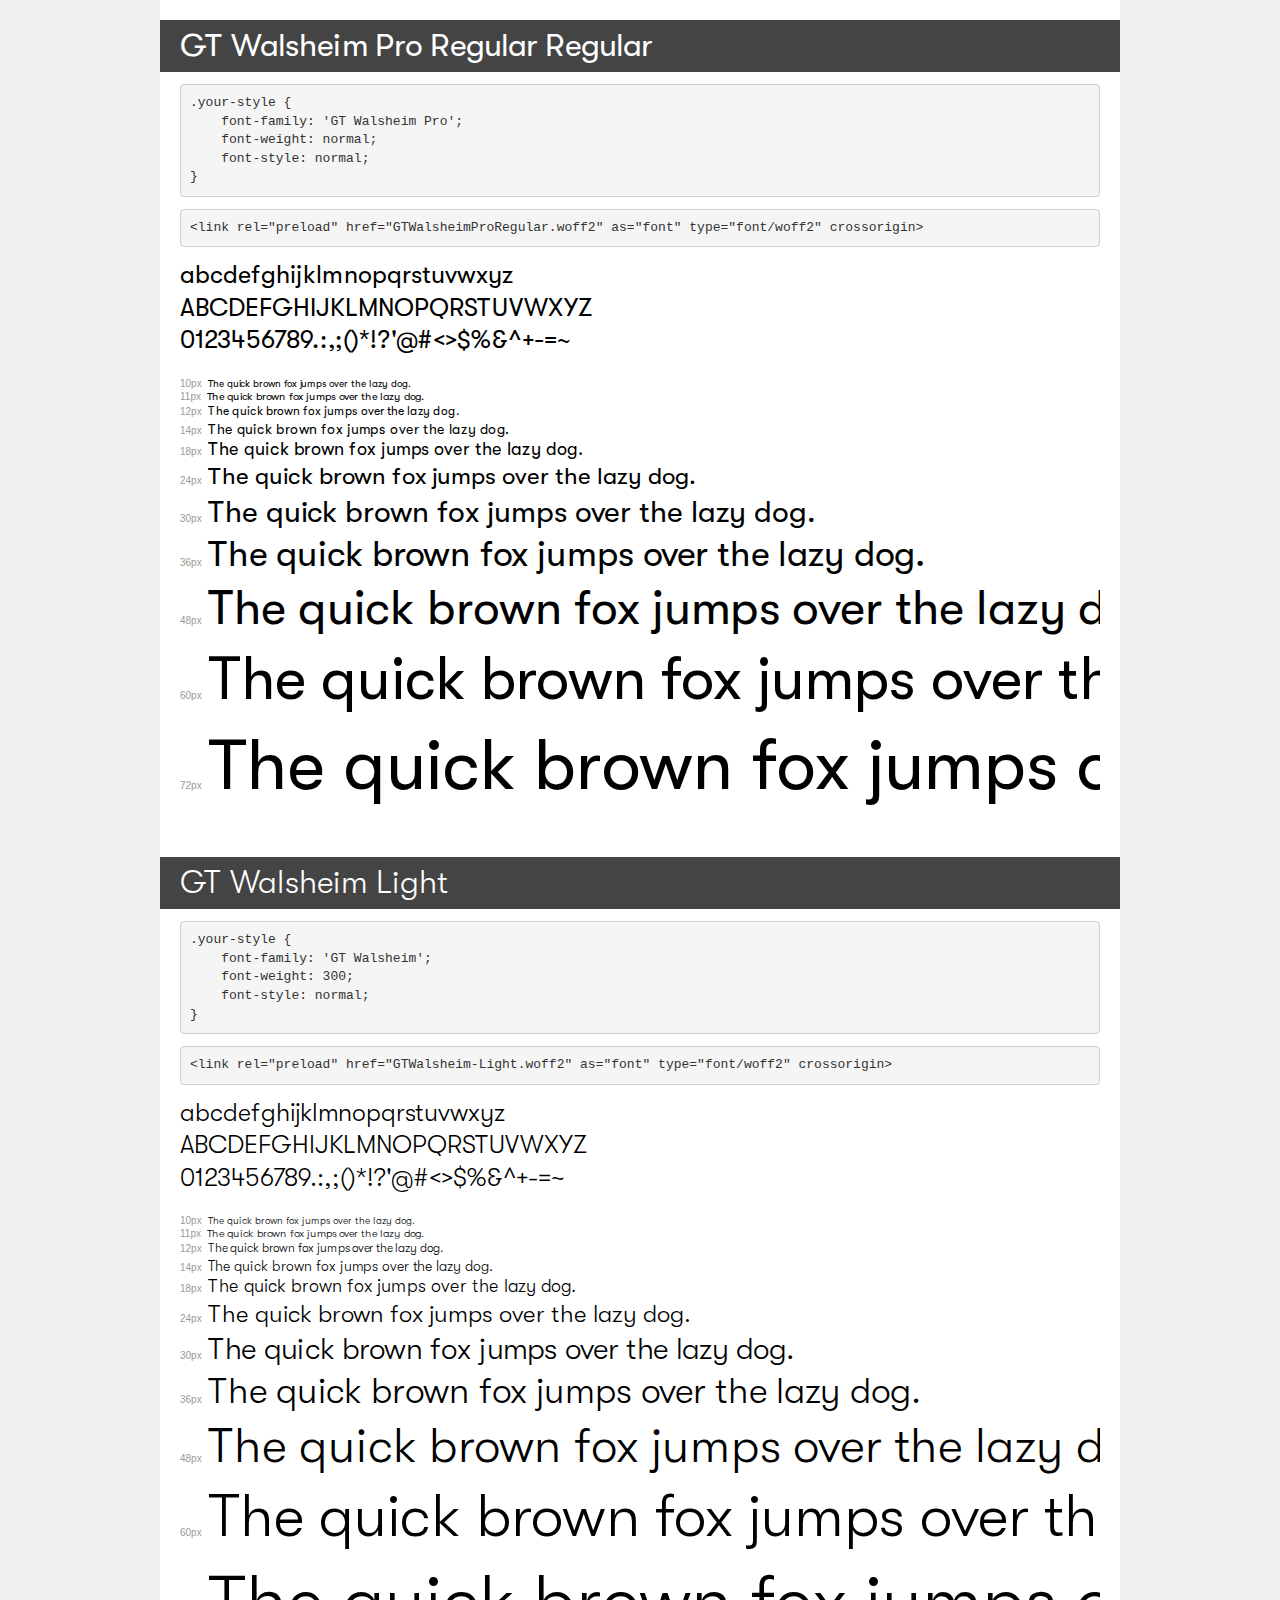
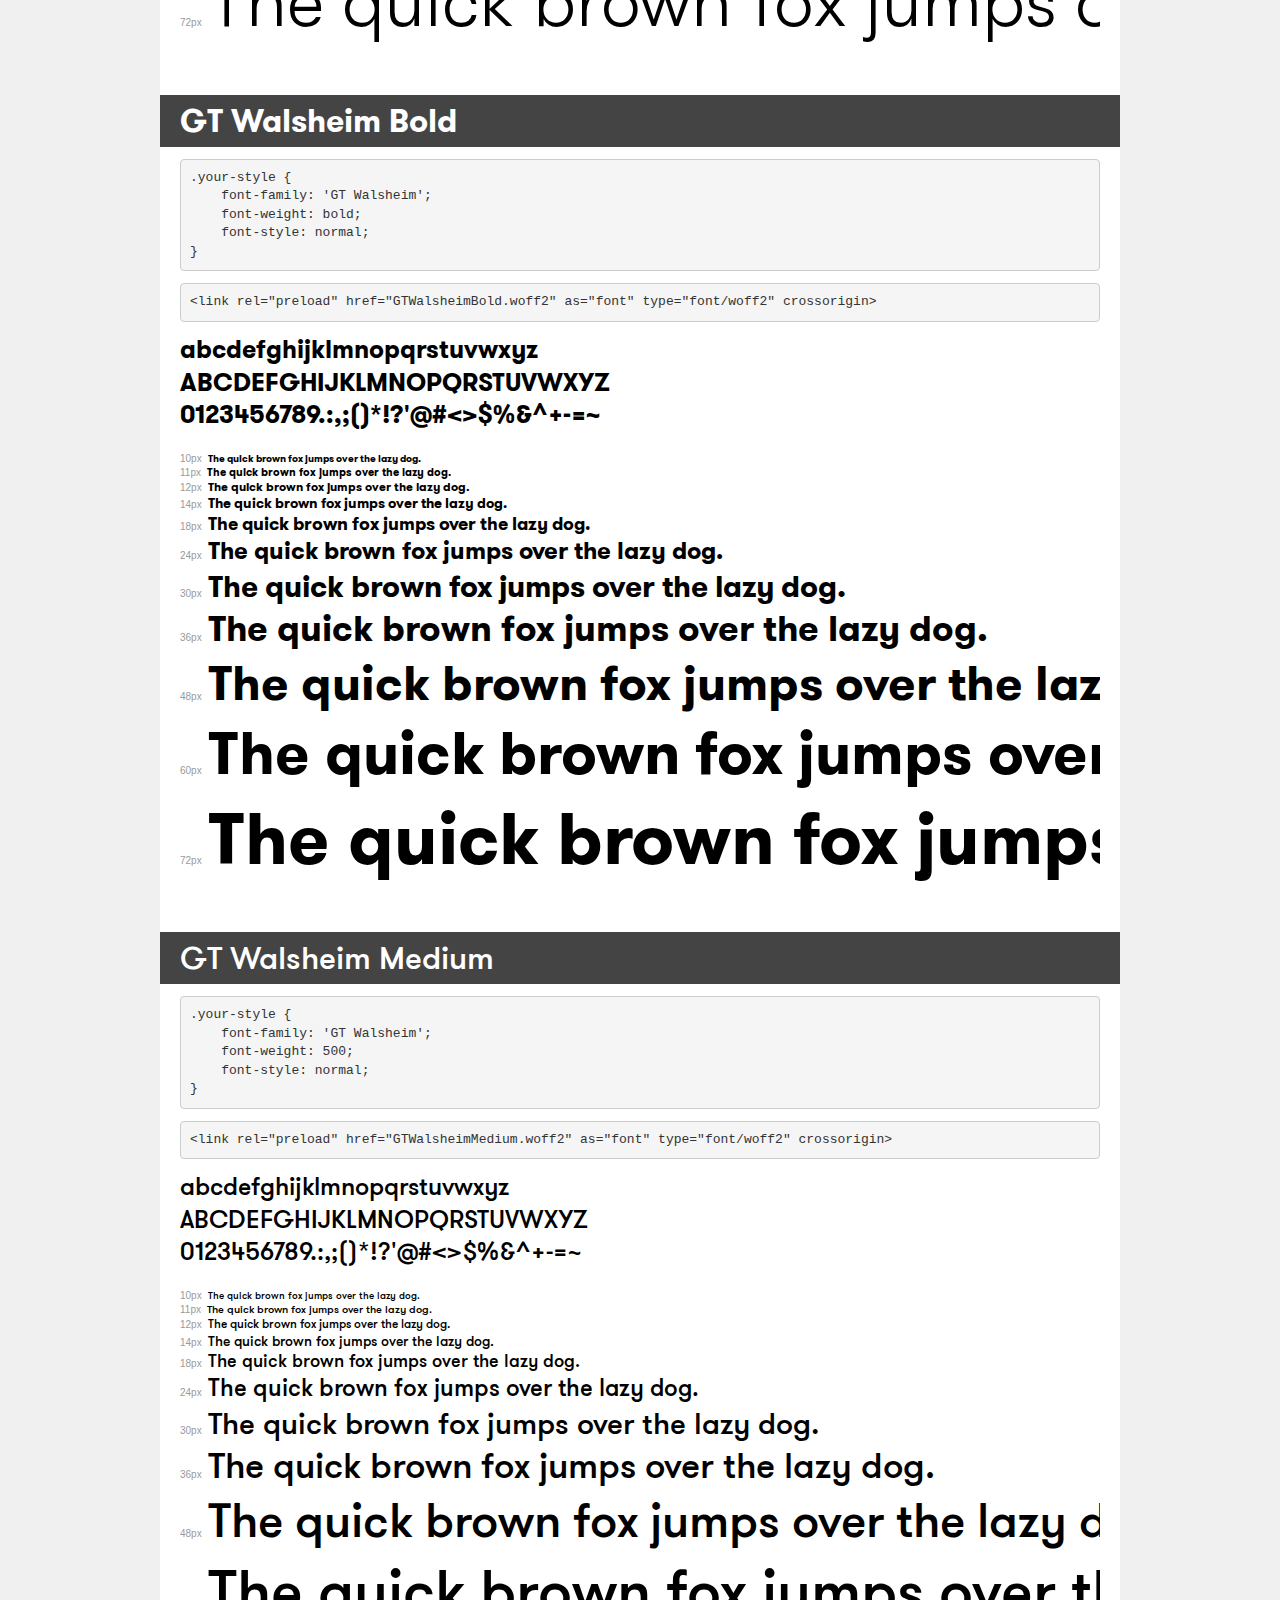
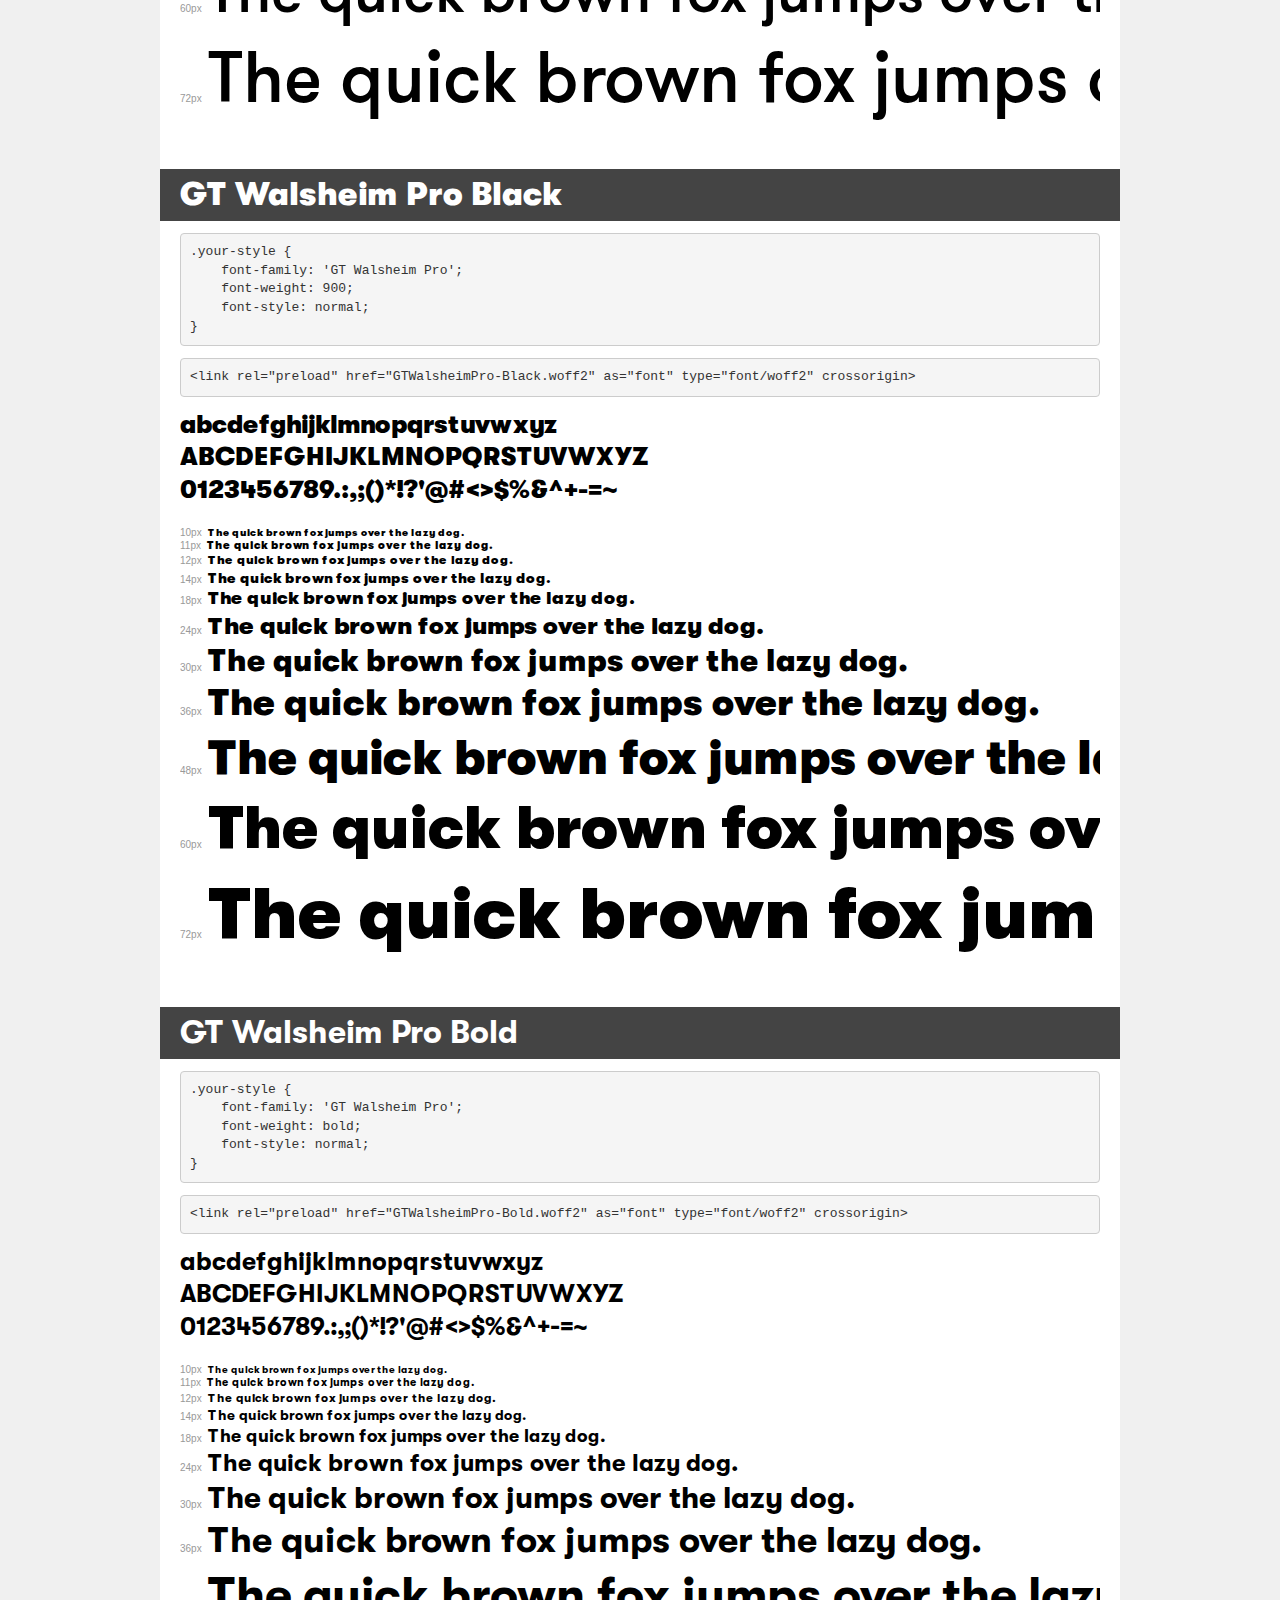
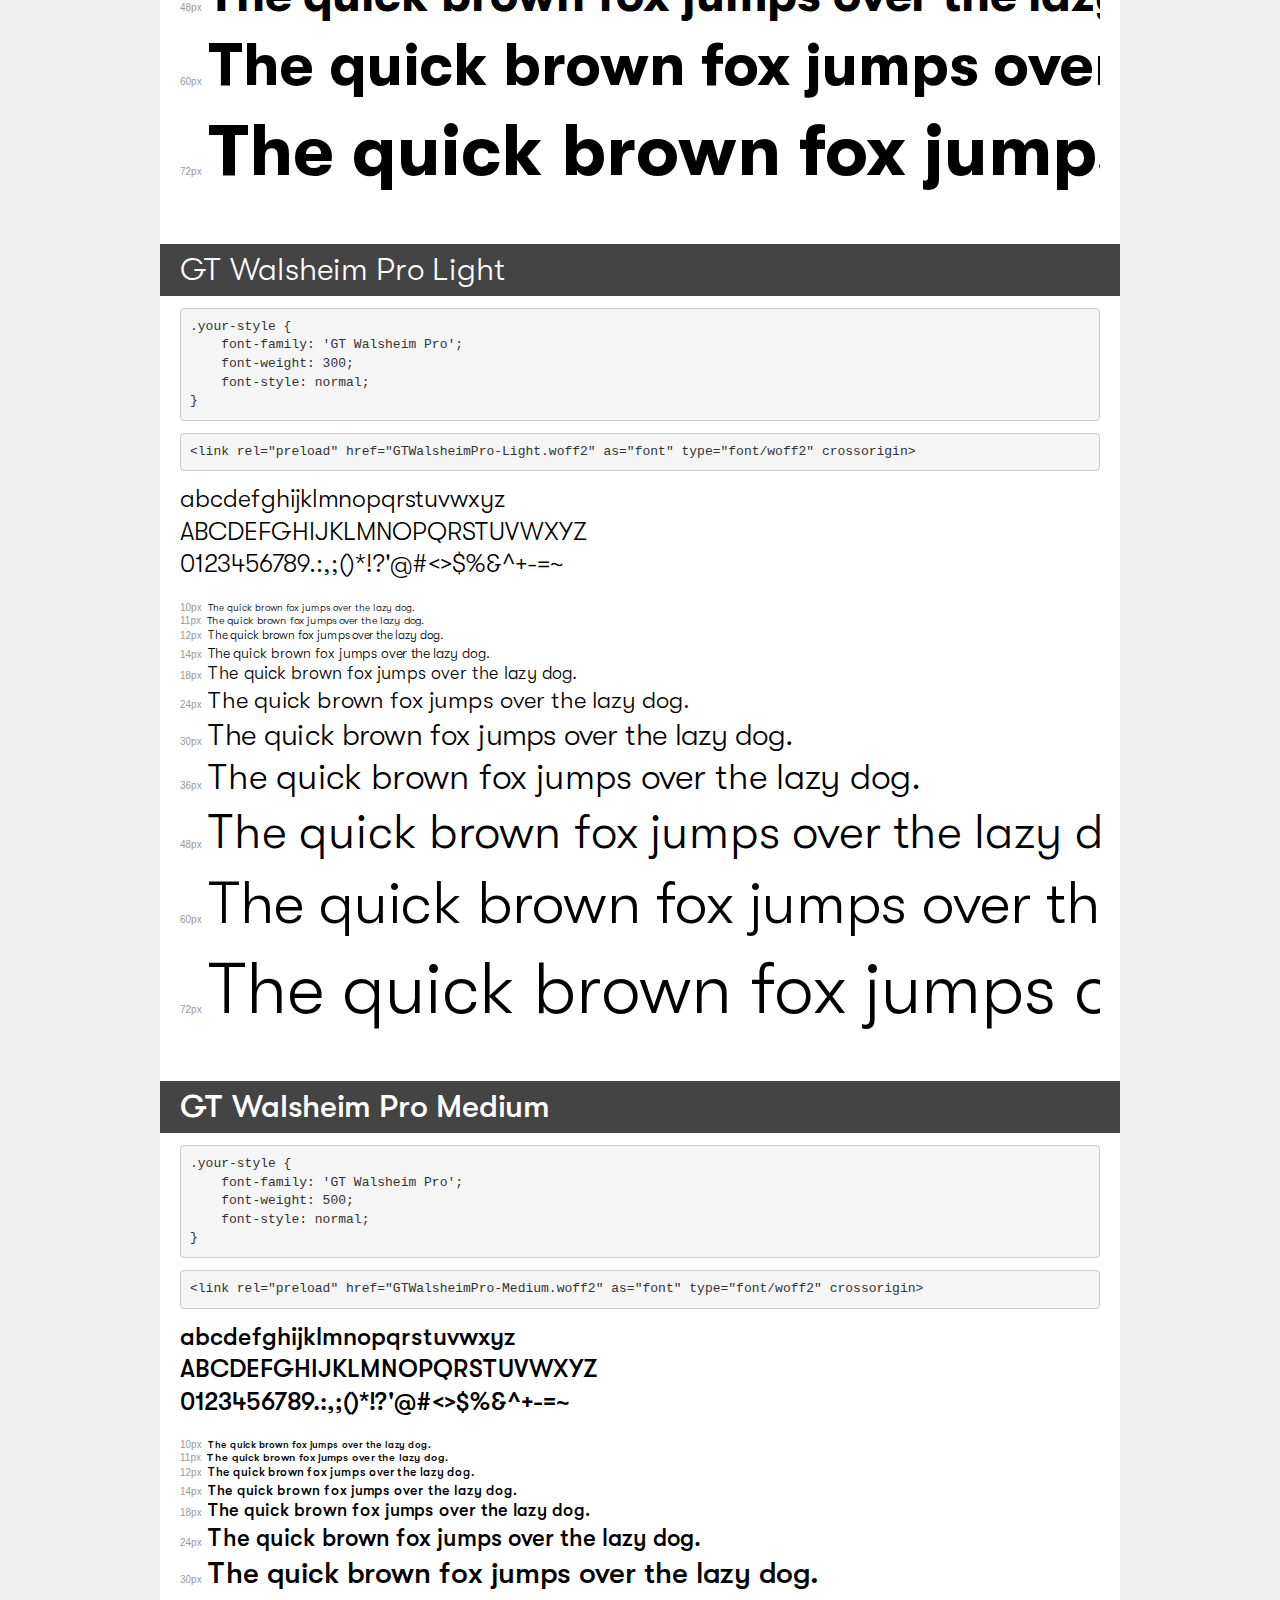
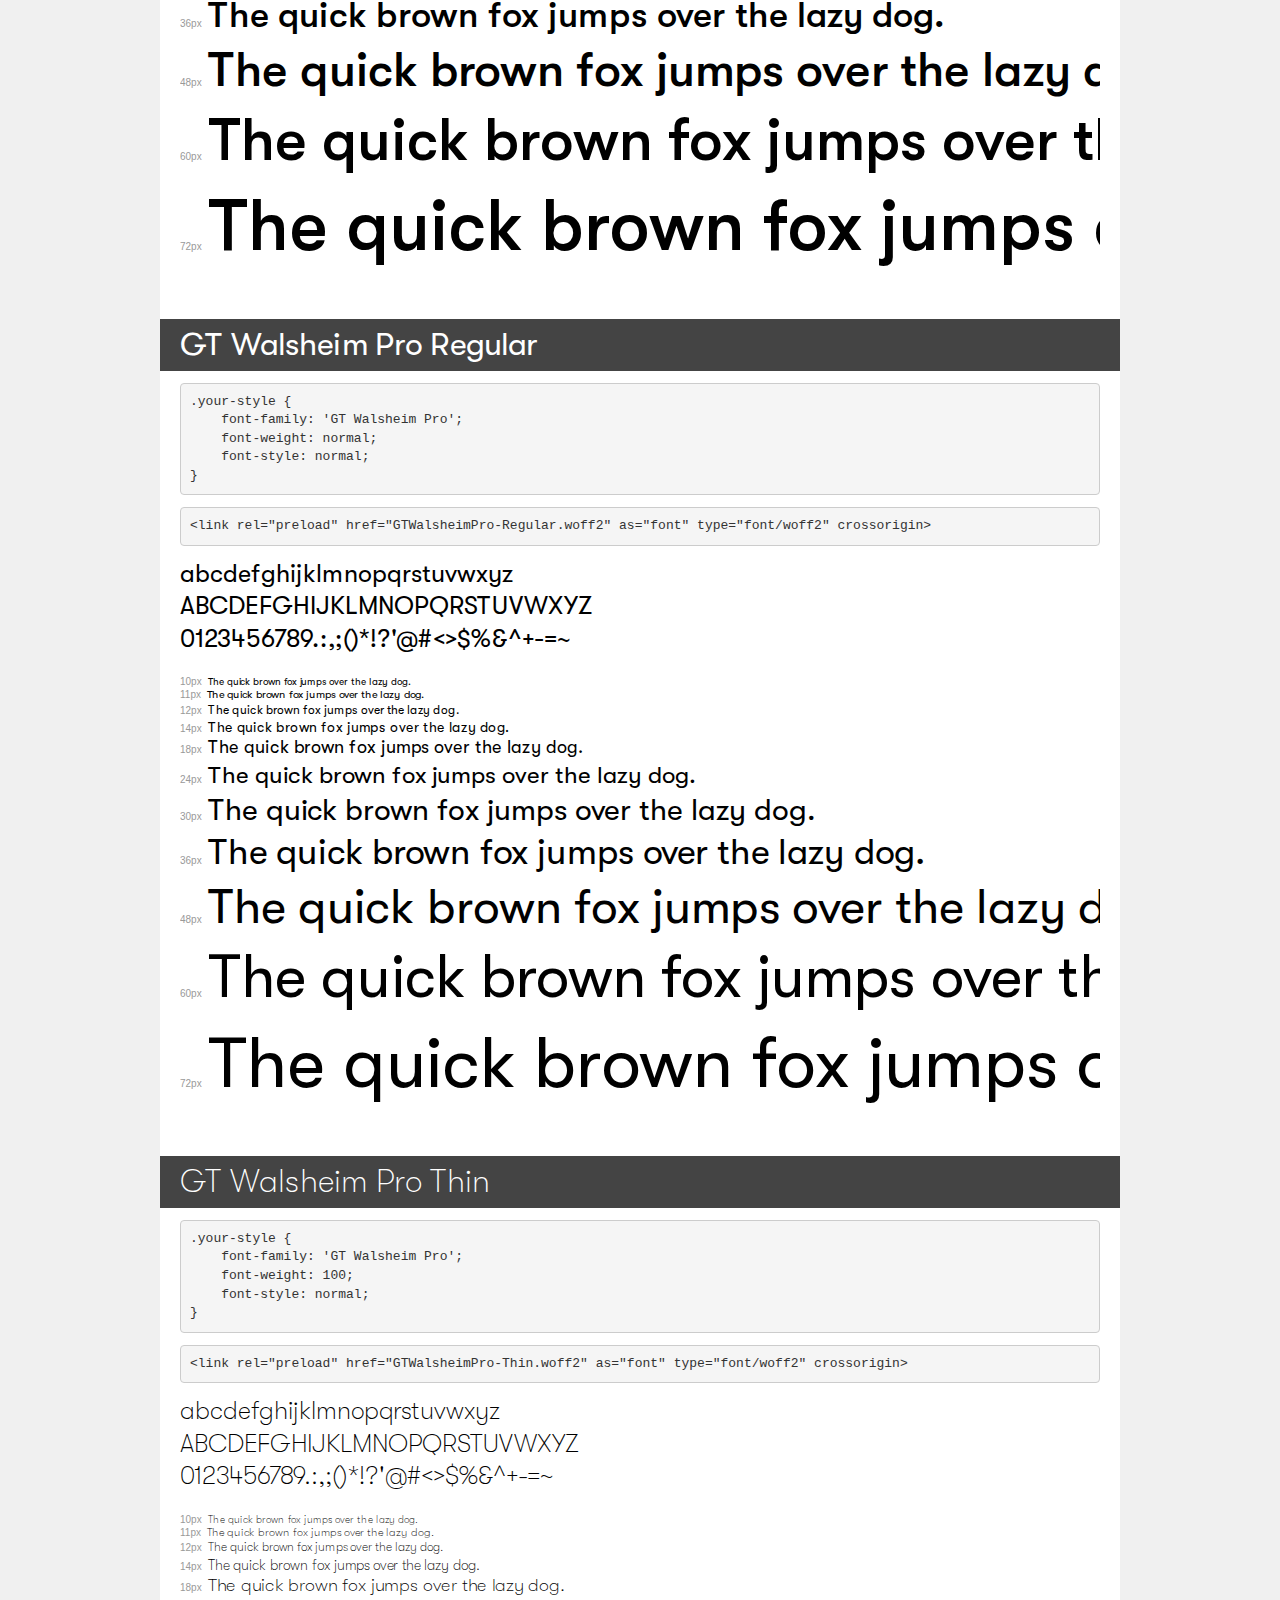
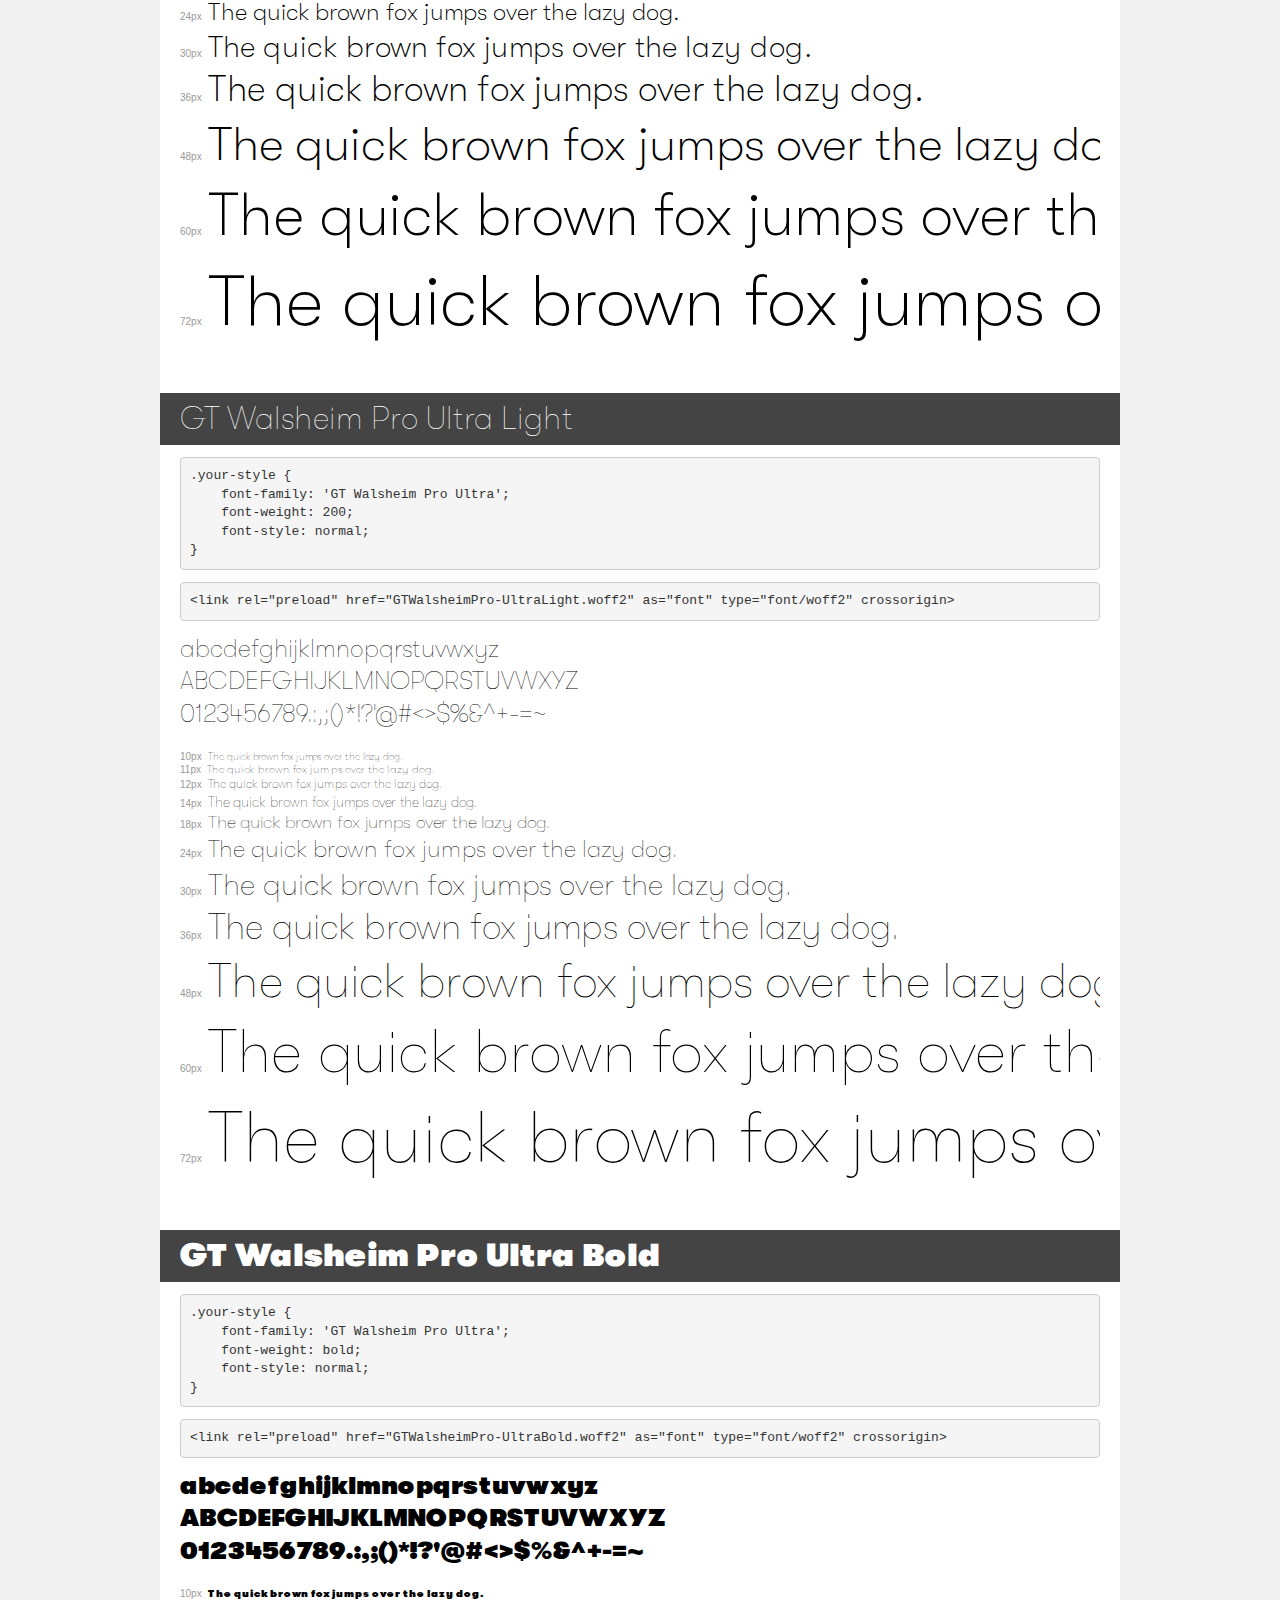
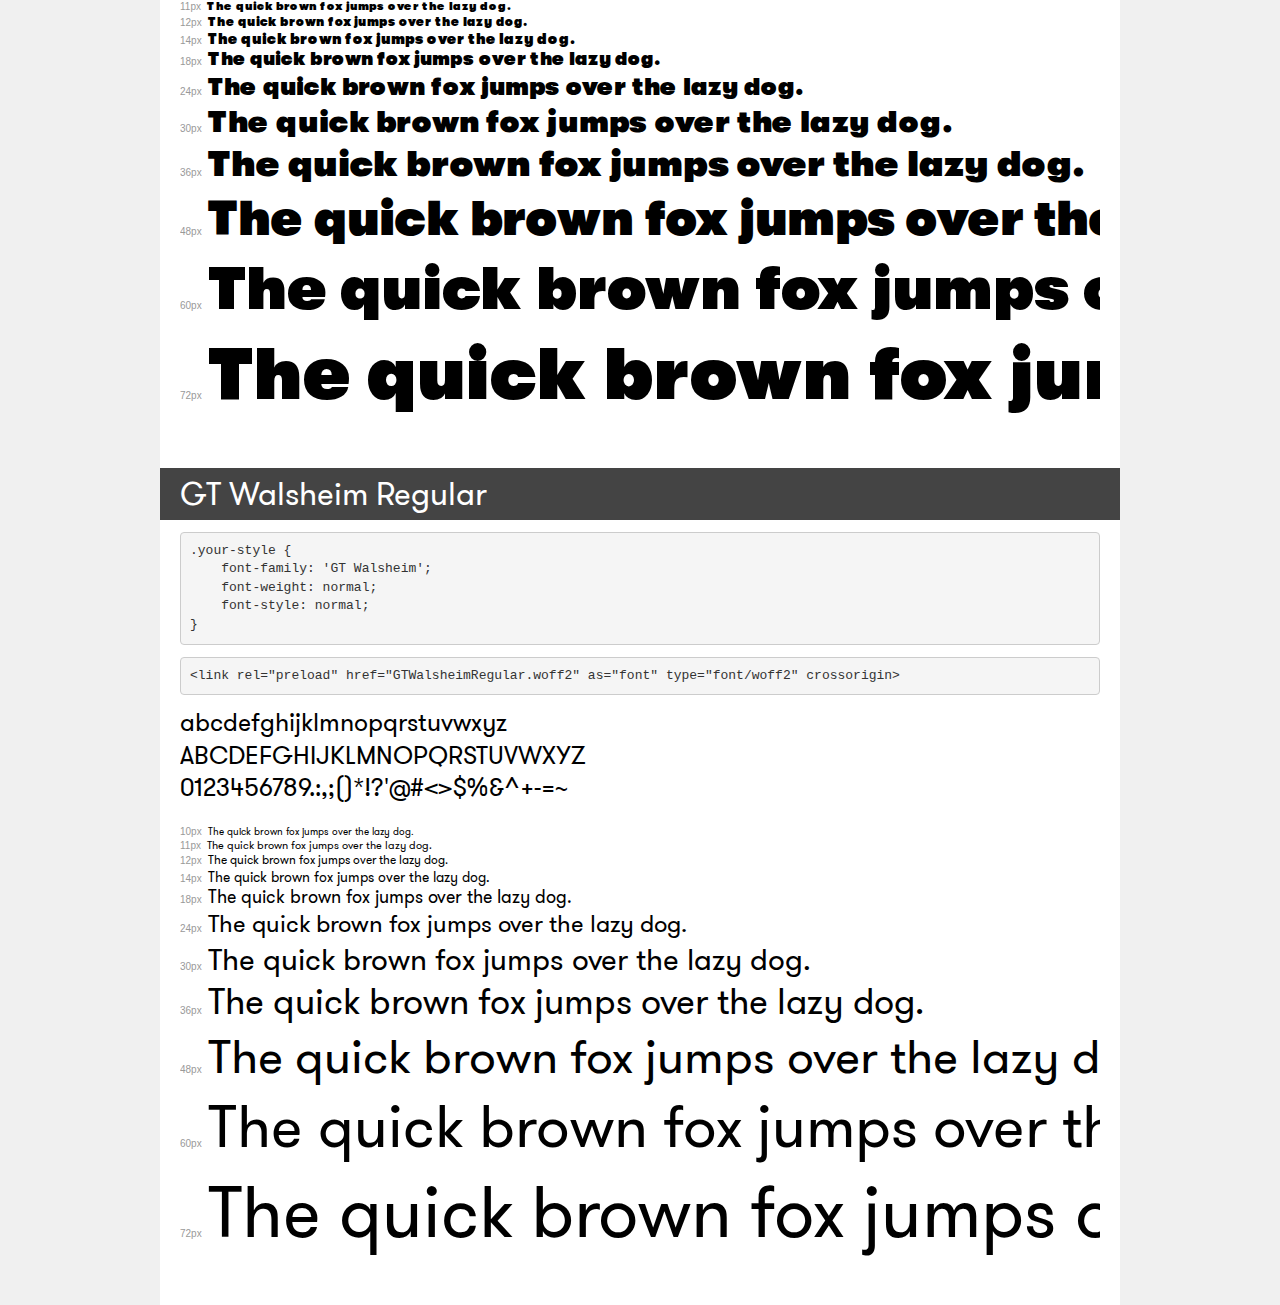
<file: fonts/demo.html>
<!DOCTYPE html>
<html lang="en">
<head>
    <meta charset="utf-8">
    <meta http-equiv="X-UA-Compatible" content="IE=edge">
    <meta name="viewport" content="width=device-width, initial-scale=1">
    <meta name="robots" content="noindex, noarchive">
    <meta name="format-detection" content="telephone=no">
    <title>Transfonter demo</title>
    <link href="stylesheet.css" rel="stylesheet">
    <style>
        /*
        http://meyerweb.com/eric/tools/css/reset/
        v2.0 | 20110126
        License: none (public domain)
        */
        html, body, div, span, applet, object, iframe,
        h1, h2, h3, h4, h5, h6, p, blockquote, pre,
        a, abbr, acronym, address, big, cite, code,
        del, dfn, em, img, ins, kbd, q, s, samp,
        small, strike, strong, sub, sup, tt, var,
        b, u, i, center,
        dl, dt, dd, ol, ul, li,
        fieldset, form, label, legend,
        table, caption, tbody, tfoot, thead, tr, th, td,
        article, aside, canvas, details, embed,
        figure, figcaption, footer, header, hgroup,
        menu, nav, output, ruby, section, summary,
        time, mark, audio, video {
            margin: 0;
            padding: 0;
            border: 0;
            font-size: 100%;
            font: inherit;
            vertical-align: baseline;
        }
        /* HTML5 display-role reset for older browsers */
        article, aside, details, figcaption, figure,
        footer, header, hgroup, menu, nav, section {
            display: block;
        }
        body {
            line-height: 1;
        }
        ol, ul {
            list-style: none;
        }
        blockquote, q {
            quotes: none;
        }
        blockquote:before, blockquote:after,
        q:before, q:after {
            content: '';
            content: none;
        }
        table {
            border-collapse: collapse;
            border-spacing: 0;
        }
        /* demo styles */
        body {
            background: #f0f0f0;
            color: #000;
        }
        .page {
            background: #fff;
            width: 920px;
            margin: 0 auto;
            padding: 20px 20px 0 20px;
            overflow: hidden;
        }
        .font-container {
            overflow-x: auto;
            overflow-y: hidden;
            margin-bottom: 40px;
            line-height: 1.3;
            white-space: nowrap;
            padding-bottom: 5px;
        }
        h1 {
            position: relative;
            background: #444;
            font-size: 32px;
            color: #fff;
            padding: 10px 20px;
            margin: 0 -20px 12px -20px;
        }
        .letters {
            font-size: 25px;
            margin-bottom: 20px;
        }
        .s10:before {
            content: '10px';
        }
        .s11:before {
            content: '11px';
        }
        .s12:before {
            content: '12px';
        }
        .s14:before {
            content: '14px';
        }
        .s18:before {
            content: '18px';
        }
        .s24:before {
            content: '24px';
        }
        .s30:before {
            content: '30px';
        }
        .s36:before {
            content: '36px';
        }
        .s48:before {
            content: '48px';
        }
        .s60:before {
            content: '60px';
        }
        .s72:before {
            content: '72px';
        }
        .s10:before, .s11:before, .s12:before, .s14:before,
        .s18:before, .s24:before, .s30:before, .s36:before,
        .s48:before, .s60:before, .s72:before {
            font-family: Arial, sans-serif;
            font-size: 10px;
            font-weight: normal;
            font-style: normal;
            color: #999;
            padding-right: 6px;
        }
        pre {
            display: block;
            padding: 9px;
            margin: 0 0 12px;
            font-family: Monaco, Menlo, Consolas, "Courier New", monospace;
            font-size: 13px;
            line-height: 1.428571429;
            color: #333;
            font-weight: normal;
            font-style: normal;
            background-color: #f5f5f5;
            border: 1px solid #ccc;
            overflow-x: auto;
            border-radius: 4px;
        }
        /* responsive */
        @media (max-width: 959px) {
            .page {
                width: auto;
                margin: 0;
            }
        }
    </style>
</head>
<body>
<div class="page">
    <div class="demo">
        <h1 style="font-family: 'GT Walsheim Pro'; font-weight: normal; font-style: normal;">GT Walsheim Pro Regular Regular</h1>
        <pre title="Usage">.your-style {
    font-family: 'GT Walsheim Pro';
    font-weight: normal;
    font-style: normal;
}</pre>
        <pre title="Preload (optional)">
&lt;link rel=&quot;preload&quot; href=&quot;GTWalsheimProRegular.woff2&quot; as=&quot;font&quot; type=&quot;font/woff2&quot; crossorigin&gt;</pre>
        <div class="font-container" style="font-family: 'GT Walsheim Pro'; font-weight: normal; font-style: normal;">
            <p class="letters">
                abcdefghijklmnopqrstuvwxyz<br>
ABCDEFGHIJKLMNOPQRSTUVWXYZ<br>
                0123456789.:,;()*!?'@#&lt;&gt;$%&^+-=~
            </p>
            <p class="s10" style="font-size: 10px;">The quick brown fox jumps over the lazy dog.</p>
            <p class="s11" style="font-size: 11px;">The quick brown fox jumps over the lazy dog.</p>
            <p class="s12" style="font-size: 12px;">The quick brown fox jumps over the lazy dog.</p>
            <p class="s14" style="font-size: 14px;">The quick brown fox jumps over the lazy dog.</p>
            <p class="s18" style="font-size: 18px;">The quick brown fox jumps over the lazy dog.</p>
            <p class="s24" style="font-size: 24px;">The quick brown fox jumps over the lazy dog.</p>
            <p class="s30" style="font-size: 30px;">The quick brown fox jumps over the lazy dog.</p>
            <p class="s36" style="font-size: 36px;">The quick brown fox jumps over the lazy dog.</p>
            <p class="s48" style="font-size: 48px;">The quick brown fox jumps over the lazy dog.</p>
            <p class="s60" style="font-size: 60px;">The quick brown fox jumps over the lazy dog.</p>
            <p class="s72" style="font-size: 72px;">The quick brown fox jumps over the lazy dog.</p>
        </div>
    </div>

    <div class="demo">
        <h1 style="font-family: 'GT Walsheim'; font-weight: 300; font-style: normal;">GT Walsheim Light</h1>
        <pre title="Usage">.your-style {
    font-family: 'GT Walsheim';
    font-weight: 300;
    font-style: normal;
}</pre>
        <pre title="Preload (optional)">
&lt;link rel=&quot;preload&quot; href=&quot;GTWalsheim-Light.woff2&quot; as=&quot;font&quot; type=&quot;font/woff2&quot; crossorigin&gt;</pre>
        <div class="font-container" style="font-family: 'GT Walsheim'; font-weight: 300; font-style: normal;">
            <p class="letters">
                abcdefghijklmnopqrstuvwxyz<br>
ABCDEFGHIJKLMNOPQRSTUVWXYZ<br>
                0123456789.:,;()*!?'@#&lt;&gt;$%&^+-=~
            </p>
            <p class="s10" style="font-size: 10px;">The quick brown fox jumps over the lazy dog.</p>
            <p class="s11" style="font-size: 11px;">The quick brown fox jumps over the lazy dog.</p>
            <p class="s12" style="font-size: 12px;">The quick brown fox jumps over the lazy dog.</p>
            <p class="s14" style="font-size: 14px;">The quick brown fox jumps over the lazy dog.</p>
            <p class="s18" style="font-size: 18px;">The quick brown fox jumps over the lazy dog.</p>
            <p class="s24" style="font-size: 24px;">The quick brown fox jumps over the lazy dog.</p>
            <p class="s30" style="font-size: 30px;">The quick brown fox jumps over the lazy dog.</p>
            <p class="s36" style="font-size: 36px;">The quick brown fox jumps over the lazy dog.</p>
            <p class="s48" style="font-size: 48px;">The quick brown fox jumps over the lazy dog.</p>
            <p class="s60" style="font-size: 60px;">The quick brown fox jumps over the lazy dog.</p>
            <p class="s72" style="font-size: 72px;">The quick brown fox jumps over the lazy dog.</p>
        </div>
    </div>

    <div class="demo">
        <h1 style="font-family: 'GT Walsheim'; font-weight: bold; font-style: normal;">GT Walsheim Bold</h1>
        <pre title="Usage">.your-style {
    font-family: 'GT Walsheim';
    font-weight: bold;
    font-style: normal;
}</pre>
        <pre title="Preload (optional)">
&lt;link rel=&quot;preload&quot; href=&quot;GTWalsheimBold.woff2&quot; as=&quot;font&quot; type=&quot;font/woff2&quot; crossorigin&gt;</pre>
        <div class="font-container" style="font-family: 'GT Walsheim'; font-weight: bold; font-style: normal;">
            <p class="letters">
                abcdefghijklmnopqrstuvwxyz<br>
ABCDEFGHIJKLMNOPQRSTUVWXYZ<br>
                0123456789.:,;()*!?'@#&lt;&gt;$%&^+-=~
            </p>
            <p class="s10" style="font-size: 10px;">The quick brown fox jumps over the lazy dog.</p>
            <p class="s11" style="font-size: 11px;">The quick brown fox jumps over the lazy dog.</p>
            <p class="s12" style="font-size: 12px;">The quick brown fox jumps over the lazy dog.</p>
            <p class="s14" style="font-size: 14px;">The quick brown fox jumps over the lazy dog.</p>
            <p class="s18" style="font-size: 18px;">The quick brown fox jumps over the lazy dog.</p>
            <p class="s24" style="font-size: 24px;">The quick brown fox jumps over the lazy dog.</p>
            <p class="s30" style="font-size: 30px;">The quick brown fox jumps over the lazy dog.</p>
            <p class="s36" style="font-size: 36px;">The quick brown fox jumps over the lazy dog.</p>
            <p class="s48" style="font-size: 48px;">The quick brown fox jumps over the lazy dog.</p>
            <p class="s60" style="font-size: 60px;">The quick brown fox jumps over the lazy dog.</p>
            <p class="s72" style="font-size: 72px;">The quick brown fox jumps over the lazy dog.</p>
        </div>
    </div>

    <div class="demo">
        <h1 style="font-family: 'GT Walsheim'; font-weight: 500; font-style: normal;">GT Walsheim Medium</h1>
        <pre title="Usage">.your-style {
    font-family: 'GT Walsheim';
    font-weight: 500;
    font-style: normal;
}</pre>
        <pre title="Preload (optional)">
&lt;link rel=&quot;preload&quot; href=&quot;GTWalsheimMedium.woff2&quot; as=&quot;font&quot; type=&quot;font/woff2&quot; crossorigin&gt;</pre>
        <div class="font-container" style="font-family: 'GT Walsheim'; font-weight: 500; font-style: normal;">
            <p class="letters">
                abcdefghijklmnopqrstuvwxyz<br>
ABCDEFGHIJKLMNOPQRSTUVWXYZ<br>
                0123456789.:,;()*!?'@#&lt;&gt;$%&^+-=~
            </p>
            <p class="s10" style="font-size: 10px;">The quick brown fox jumps over the lazy dog.</p>
            <p class="s11" style="font-size: 11px;">The quick brown fox jumps over the lazy dog.</p>
            <p class="s12" style="font-size: 12px;">The quick brown fox jumps over the lazy dog.</p>
            <p class="s14" style="font-size: 14px;">The quick brown fox jumps over the lazy dog.</p>
            <p class="s18" style="font-size: 18px;">The quick brown fox jumps over the lazy dog.</p>
            <p class="s24" style="font-size: 24px;">The quick brown fox jumps over the lazy dog.</p>
            <p class="s30" style="font-size: 30px;">The quick brown fox jumps over the lazy dog.</p>
            <p class="s36" style="font-size: 36px;">The quick brown fox jumps over the lazy dog.</p>
            <p class="s48" style="font-size: 48px;">The quick brown fox jumps over the lazy dog.</p>
            <p class="s60" style="font-size: 60px;">The quick brown fox jumps over the lazy dog.</p>
            <p class="s72" style="font-size: 72px;">The quick brown fox jumps over the lazy dog.</p>
        </div>
    </div>

    <div class="demo">
        <h1 style="font-family: 'GT Walsheim Pro'; font-weight: 900; font-style: normal;">GT Walsheim Pro Black</h1>
        <pre title="Usage">.your-style {
    font-family: 'GT Walsheim Pro';
    font-weight: 900;
    font-style: normal;
}</pre>
        <pre title="Preload (optional)">
&lt;link rel=&quot;preload&quot; href=&quot;GTWalsheimPro-Black.woff2&quot; as=&quot;font&quot; type=&quot;font/woff2&quot; crossorigin&gt;</pre>
        <div class="font-container" style="font-family: 'GT Walsheim Pro'; font-weight: 900; font-style: normal;">
            <p class="letters">
                abcdefghijklmnopqrstuvwxyz<br>
ABCDEFGHIJKLMNOPQRSTUVWXYZ<br>
                0123456789.:,;()*!?'@#&lt;&gt;$%&^+-=~
            </p>
            <p class="s10" style="font-size: 10px;">The quick brown fox jumps over the lazy dog.</p>
            <p class="s11" style="font-size: 11px;">The quick brown fox jumps over the lazy dog.</p>
            <p class="s12" style="font-size: 12px;">The quick brown fox jumps over the lazy dog.</p>
            <p class="s14" style="font-size: 14px;">The quick brown fox jumps over the lazy dog.</p>
            <p class="s18" style="font-size: 18px;">The quick brown fox jumps over the lazy dog.</p>
            <p class="s24" style="font-size: 24px;">The quick brown fox jumps over the lazy dog.</p>
            <p class="s30" style="font-size: 30px;">The quick brown fox jumps over the lazy dog.</p>
            <p class="s36" style="font-size: 36px;">The quick brown fox jumps over the lazy dog.</p>
            <p class="s48" style="font-size: 48px;">The quick brown fox jumps over the lazy dog.</p>
            <p class="s60" style="font-size: 60px;">The quick brown fox jumps over the lazy dog.</p>
            <p class="s72" style="font-size: 72px;">The quick brown fox jumps over the lazy dog.</p>
        </div>
    </div>

    <div class="demo">
        <h1 style="font-family: 'GT Walsheim Pro'; font-weight: bold; font-style: normal;">GT Walsheim Pro Bold</h1>
        <pre title="Usage">.your-style {
    font-family: 'GT Walsheim Pro';
    font-weight: bold;
    font-style: normal;
}</pre>
        <pre title="Preload (optional)">
&lt;link rel=&quot;preload&quot; href=&quot;GTWalsheimPro-Bold.woff2&quot; as=&quot;font&quot; type=&quot;font/woff2&quot; crossorigin&gt;</pre>
        <div class="font-container" style="font-family: 'GT Walsheim Pro'; font-weight: bold; font-style: normal;">
            <p class="letters">
                abcdefghijklmnopqrstuvwxyz<br>
ABCDEFGHIJKLMNOPQRSTUVWXYZ<br>
                0123456789.:,;()*!?'@#&lt;&gt;$%&^+-=~
            </p>
            <p class="s10" style="font-size: 10px;">The quick brown fox jumps over the lazy dog.</p>
            <p class="s11" style="font-size: 11px;">The quick brown fox jumps over the lazy dog.</p>
            <p class="s12" style="font-size: 12px;">The quick brown fox jumps over the lazy dog.</p>
            <p class="s14" style="font-size: 14px;">The quick brown fox jumps over the lazy dog.</p>
            <p class="s18" style="font-size: 18px;">The quick brown fox jumps over the lazy dog.</p>
            <p class="s24" style="font-size: 24px;">The quick brown fox jumps over the lazy dog.</p>
            <p class="s30" style="font-size: 30px;">The quick brown fox jumps over the lazy dog.</p>
            <p class="s36" style="font-size: 36px;">The quick brown fox jumps over the lazy dog.</p>
            <p class="s48" style="font-size: 48px;">The quick brown fox jumps over the lazy dog.</p>
            <p class="s60" style="font-size: 60px;">The quick brown fox jumps over the lazy dog.</p>
            <p class="s72" style="font-size: 72px;">The quick brown fox jumps over the lazy dog.</p>
        </div>
    </div>

    <div class="demo">
        <h1 style="font-family: 'GT Walsheim Pro'; font-weight: 300; font-style: normal;">GT Walsheim Pro Light</h1>
        <pre title="Usage">.your-style {
    font-family: 'GT Walsheim Pro';
    font-weight: 300;
    font-style: normal;
}</pre>
        <pre title="Preload (optional)">
&lt;link rel=&quot;preload&quot; href=&quot;GTWalsheimPro-Light.woff2&quot; as=&quot;font&quot; type=&quot;font/woff2&quot; crossorigin&gt;</pre>
        <div class="font-container" style="font-family: 'GT Walsheim Pro'; font-weight: 300; font-style: normal;">
            <p class="letters">
                abcdefghijklmnopqrstuvwxyz<br>
ABCDEFGHIJKLMNOPQRSTUVWXYZ<br>
                0123456789.:,;()*!?'@#&lt;&gt;$%&^+-=~
            </p>
            <p class="s10" style="font-size: 10px;">The quick brown fox jumps over the lazy dog.</p>
            <p class="s11" style="font-size: 11px;">The quick brown fox jumps over the lazy dog.</p>
            <p class="s12" style="font-size: 12px;">The quick brown fox jumps over the lazy dog.</p>
            <p class="s14" style="font-size: 14px;">The quick brown fox jumps over the lazy dog.</p>
            <p class="s18" style="font-size: 18px;">The quick brown fox jumps over the lazy dog.</p>
            <p class="s24" style="font-size: 24px;">The quick brown fox jumps over the lazy dog.</p>
            <p class="s30" style="font-size: 30px;">The quick brown fox jumps over the lazy dog.</p>
            <p class="s36" style="font-size: 36px;">The quick brown fox jumps over the lazy dog.</p>
            <p class="s48" style="font-size: 48px;">The quick brown fox jumps over the lazy dog.</p>
            <p class="s60" style="font-size: 60px;">The quick brown fox jumps over the lazy dog.</p>
            <p class="s72" style="font-size: 72px;">The quick brown fox jumps over the lazy dog.</p>
        </div>
    </div>

    <div class="demo">
        <h1 style="font-family: 'GT Walsheim Pro'; font-weight: 500; font-style: normal;">GT Walsheim Pro Medium</h1>
        <pre title="Usage">.your-style {
    font-family: 'GT Walsheim Pro';
    font-weight: 500;
    font-style: normal;
}</pre>
        <pre title="Preload (optional)">
&lt;link rel=&quot;preload&quot; href=&quot;GTWalsheimPro-Medium.woff2&quot; as=&quot;font&quot; type=&quot;font/woff2&quot; crossorigin&gt;</pre>
        <div class="font-container" style="font-family: 'GT Walsheim Pro'; font-weight: 500; font-style: normal;">
            <p class="letters">
                abcdefghijklmnopqrstuvwxyz<br>
ABCDEFGHIJKLMNOPQRSTUVWXYZ<br>
                0123456789.:,;()*!?'@#&lt;&gt;$%&^+-=~
            </p>
            <p class="s10" style="font-size: 10px;">The quick brown fox jumps over the lazy dog.</p>
            <p class="s11" style="font-size: 11px;">The quick brown fox jumps over the lazy dog.</p>
            <p class="s12" style="font-size: 12px;">The quick brown fox jumps over the lazy dog.</p>
            <p class="s14" style="font-size: 14px;">The quick brown fox jumps over the lazy dog.</p>
            <p class="s18" style="font-size: 18px;">The quick brown fox jumps over the lazy dog.</p>
            <p class="s24" style="font-size: 24px;">The quick brown fox jumps over the lazy dog.</p>
            <p class="s30" style="font-size: 30px;">The quick brown fox jumps over the lazy dog.</p>
            <p class="s36" style="font-size: 36px;">The quick brown fox jumps over the lazy dog.</p>
            <p class="s48" style="font-size: 48px;">The quick brown fox jumps over the lazy dog.</p>
            <p class="s60" style="font-size: 60px;">The quick brown fox jumps over the lazy dog.</p>
            <p class="s72" style="font-size: 72px;">The quick brown fox jumps over the lazy dog.</p>
        </div>
    </div>

    <div class="demo">
        <h1 style="font-family: 'GT Walsheim Pro'; font-weight: normal; font-style: normal;">GT Walsheim Pro Regular</h1>
        <pre title="Usage">.your-style {
    font-family: 'GT Walsheim Pro';
    font-weight: normal;
    font-style: normal;
}</pre>
        <pre title="Preload (optional)">
&lt;link rel=&quot;preload&quot; href=&quot;GTWalsheimPro-Regular.woff2&quot; as=&quot;font&quot; type=&quot;font/woff2&quot; crossorigin&gt;</pre>
        <div class="font-container" style="font-family: 'GT Walsheim Pro'; font-weight: normal; font-style: normal;">
            <p class="letters">
                abcdefghijklmnopqrstuvwxyz<br>
ABCDEFGHIJKLMNOPQRSTUVWXYZ<br>
                0123456789.:,;()*!?'@#&lt;&gt;$%&^+-=~
            </p>
            <p class="s10" style="font-size: 10px;">The quick brown fox jumps over the lazy dog.</p>
            <p class="s11" style="font-size: 11px;">The quick brown fox jumps over the lazy dog.</p>
            <p class="s12" style="font-size: 12px;">The quick brown fox jumps over the lazy dog.</p>
            <p class="s14" style="font-size: 14px;">The quick brown fox jumps over the lazy dog.</p>
            <p class="s18" style="font-size: 18px;">The quick brown fox jumps over the lazy dog.</p>
            <p class="s24" style="font-size: 24px;">The quick brown fox jumps over the lazy dog.</p>
            <p class="s30" style="font-size: 30px;">The quick brown fox jumps over the lazy dog.</p>
            <p class="s36" style="font-size: 36px;">The quick brown fox jumps over the lazy dog.</p>
            <p class="s48" style="font-size: 48px;">The quick brown fox jumps over the lazy dog.</p>
            <p class="s60" style="font-size: 60px;">The quick brown fox jumps over the lazy dog.</p>
            <p class="s72" style="font-size: 72px;">The quick brown fox jumps over the lazy dog.</p>
        </div>
    </div>

    <div class="demo">
        <h1 style="font-family: 'GT Walsheim Pro'; font-weight: 100; font-style: normal;">GT Walsheim Pro Thin</h1>
        <pre title="Usage">.your-style {
    font-family: 'GT Walsheim Pro';
    font-weight: 100;
    font-style: normal;
}</pre>
        <pre title="Preload (optional)">
&lt;link rel=&quot;preload&quot; href=&quot;GTWalsheimPro-Thin.woff2&quot; as=&quot;font&quot; type=&quot;font/woff2&quot; crossorigin&gt;</pre>
        <div class="font-container" style="font-family: 'GT Walsheim Pro'; font-weight: 100; font-style: normal;">
            <p class="letters">
                abcdefghijklmnopqrstuvwxyz<br>
ABCDEFGHIJKLMNOPQRSTUVWXYZ<br>
                0123456789.:,;()*!?'@#&lt;&gt;$%&^+-=~
            </p>
            <p class="s10" style="font-size: 10px;">The quick brown fox jumps over the lazy dog.</p>
            <p class="s11" style="font-size: 11px;">The quick brown fox jumps over the lazy dog.</p>
            <p class="s12" style="font-size: 12px;">The quick brown fox jumps over the lazy dog.</p>
            <p class="s14" style="font-size: 14px;">The quick brown fox jumps over the lazy dog.</p>
            <p class="s18" style="font-size: 18px;">The quick brown fox jumps over the lazy dog.</p>
            <p class="s24" style="font-size: 24px;">The quick brown fox jumps over the lazy dog.</p>
            <p class="s30" style="font-size: 30px;">The quick brown fox jumps over the lazy dog.</p>
            <p class="s36" style="font-size: 36px;">The quick brown fox jumps over the lazy dog.</p>
            <p class="s48" style="font-size: 48px;">The quick brown fox jumps over the lazy dog.</p>
            <p class="s60" style="font-size: 60px;">The quick brown fox jumps over the lazy dog.</p>
            <p class="s72" style="font-size: 72px;">The quick brown fox jumps over the lazy dog.</p>
        </div>
    </div>

    <div class="demo">
        <h1 style="font-family: 'GT Walsheim Pro Ultra'; font-weight: 200; font-style: normal;">GT Walsheim Pro Ultra Light</h1>
        <pre title="Usage">.your-style {
    font-family: 'GT Walsheim Pro Ultra';
    font-weight: 200;
    font-style: normal;
}</pre>
        <pre title="Preload (optional)">
&lt;link rel=&quot;preload&quot; href=&quot;GTWalsheimPro-UltraLight.woff2&quot; as=&quot;font&quot; type=&quot;font/woff2&quot; crossorigin&gt;</pre>
        <div class="font-container" style="font-family: 'GT Walsheim Pro Ultra'; font-weight: 200; font-style: normal;">
            <p class="letters">
                abcdefghijklmnopqrstuvwxyz<br>
ABCDEFGHIJKLMNOPQRSTUVWXYZ<br>
                0123456789.:,;()*!?'@#&lt;&gt;$%&^+-=~
            </p>
            <p class="s10" style="font-size: 10px;">The quick brown fox jumps over the lazy dog.</p>
            <p class="s11" style="font-size: 11px;">The quick brown fox jumps over the lazy dog.</p>
            <p class="s12" style="font-size: 12px;">The quick brown fox jumps over the lazy dog.</p>
            <p class="s14" style="font-size: 14px;">The quick brown fox jumps over the lazy dog.</p>
            <p class="s18" style="font-size: 18px;">The quick brown fox jumps over the lazy dog.</p>
            <p class="s24" style="font-size: 24px;">The quick brown fox jumps over the lazy dog.</p>
            <p class="s30" style="font-size: 30px;">The quick brown fox jumps over the lazy dog.</p>
            <p class="s36" style="font-size: 36px;">The quick brown fox jumps over the lazy dog.</p>
            <p class="s48" style="font-size: 48px;">The quick brown fox jumps over the lazy dog.</p>
            <p class="s60" style="font-size: 60px;">The quick brown fox jumps over the lazy dog.</p>
            <p class="s72" style="font-size: 72px;">The quick brown fox jumps over the lazy dog.</p>
        </div>
    </div>

    <div class="demo">
        <h1 style="font-family: 'GT Walsheim Pro Ultra'; font-weight: bold; font-style: normal;">GT Walsheim Pro Ultra Bold</h1>
        <pre title="Usage">.your-style {
    font-family: 'GT Walsheim Pro Ultra';
    font-weight: bold;
    font-style: normal;
}</pre>
        <pre title="Preload (optional)">
&lt;link rel=&quot;preload&quot; href=&quot;GTWalsheimPro-UltraBold.woff2&quot; as=&quot;font&quot; type=&quot;font/woff2&quot; crossorigin&gt;</pre>
        <div class="font-container" style="font-family: 'GT Walsheim Pro Ultra'; font-weight: bold; font-style: normal;">
            <p class="letters">
                abcdefghijklmnopqrstuvwxyz<br>
ABCDEFGHIJKLMNOPQRSTUVWXYZ<br>
                0123456789.:,;()*!?'@#&lt;&gt;$%&^+-=~
            </p>
            <p class="s10" style="font-size: 10px;">The quick brown fox jumps over the lazy dog.</p>
            <p class="s11" style="font-size: 11px;">The quick brown fox jumps over the lazy dog.</p>
            <p class="s12" style="font-size: 12px;">The quick brown fox jumps over the lazy dog.</p>
            <p class="s14" style="font-size: 14px;">The quick brown fox jumps over the lazy dog.</p>
            <p class="s18" style="font-size: 18px;">The quick brown fox jumps over the lazy dog.</p>
            <p class="s24" style="font-size: 24px;">The quick brown fox jumps over the lazy dog.</p>
            <p class="s30" style="font-size: 30px;">The quick brown fox jumps over the lazy dog.</p>
            <p class="s36" style="font-size: 36px;">The quick brown fox jumps over the lazy dog.</p>
            <p class="s48" style="font-size: 48px;">The quick brown fox jumps over the lazy dog.</p>
            <p class="s60" style="font-size: 60px;">The quick brown fox jumps over the lazy dog.</p>
            <p class="s72" style="font-size: 72px;">The quick brown fox jumps over the lazy dog.</p>
        </div>
    </div>

    <div class="demo">
        <h1 style="font-family: 'GT Walsheim'; font-weight: normal; font-style: normal;">GT Walsheim Regular</h1>
        <pre title="Usage">.your-style {
    font-family: 'GT Walsheim';
    font-weight: normal;
    font-style: normal;
}</pre>
        <pre title="Preload (optional)">
&lt;link rel=&quot;preload&quot; href=&quot;GTWalsheimRegular.woff2&quot; as=&quot;font&quot; type=&quot;font/woff2&quot; crossorigin&gt;</pre>
        <div class="font-container" style="font-family: 'GT Walsheim'; font-weight: normal; font-style: normal;">
            <p class="letters">
                abcdefghijklmnopqrstuvwxyz<br>
ABCDEFGHIJKLMNOPQRSTUVWXYZ<br>
                0123456789.:,;()*!?'@#&lt;&gt;$%&^+-=~
            </p>
            <p class="s10" style="font-size: 10px;">The quick brown fox jumps over the lazy dog.</p>
            <p class="s11" style="font-size: 11px;">The quick brown fox jumps over the lazy dog.</p>
            <p class="s12" style="font-size: 12px;">The quick brown fox jumps over the lazy dog.</p>
            <p class="s14" style="font-size: 14px;">The quick brown fox jumps over the lazy dog.</p>
            <p class="s18" style="font-size: 18px;">The quick brown fox jumps over the lazy dog.</p>
            <p class="s24" style="font-size: 24px;">The quick brown fox jumps over the lazy dog.</p>
            <p class="s30" style="font-size: 30px;">The quick brown fox jumps over the lazy dog.</p>
            <p class="s36" style="font-size: 36px;">The quick brown fox jumps over the lazy dog.</p>
            <p class="s48" style="font-size: 48px;">The quick brown fox jumps over the lazy dog.</p>
            <p class="s60" style="font-size: 60px;">The quick brown fox jumps over the lazy dog.</p>
            <p class="s72" style="font-size: 72px;">The quick brown fox jumps over the lazy dog.</p>
        </div>
    </div>

</div>
</body>
</html>
</file>
<file: css/style.css>
* {outline: none;}

* {-webkit-box-sizing: border-box;
-moz-box-sizing: border-box;
 
   box-sizing: 
   border-box;
 
   outline: 
   none;
}
a{text-decoration: none !important;}

   /************************************************************************************
 
   RESET

   *************************************************************************************/
 
html,
body,
address,
blockquote,
div,
dl,
form,
h1,
h2,
h3,
h4,

h6,
ol,
p,
pre,
table,
ul,
dd,
dt,
li,
tbody,
td,
tfoot,
th,
thead,
tr,
button,
del,
ins,
map,
object,
a,
abbr,
acronym,
b,
bdo,
big,
br,
cite,
code,
dfn,
em,
i,
img,
kbd,
q,
samp,
small, 
span,
strong,
sub,
sup, 
tt,
var,
legend,
fieldset {
   margin: 0;
   padding: 0;
}
img,
fieldset {
   border: none;
}
 /* set image max width to 100% */
img {
   max-width: 100%;
   height: auto;
/*width:auto\9;*/ /* ie8 */
} 
/* set html5 elements to block */
article,
aside,
details,
figcaption,
figure,
footer,
header,
hgroup,
menu,
nav,
section {
 
   display: 
   block;

    }
    .pt-10 { padding-top: 10px; }
    .pt-20 { padding-top: 20px; }
    .pt-30 { padding-top: 30px; }
    .pt-40 { padding-top: 40px; }
    .pt-50 { padding-top: 50px; }
    .pt-60 { padding-top: 60px; }
    .pt-70 { padding-top: 70px; }
    .pt-80 { padding-top: 80px; }
    .pt-90 { padding-top: 90px; }
    .pt-100 { padding-top: 100px; }
    
    .pb-10 { padding-bottom: 10px; }
    .pb-20 { padding-bottom: 20px; }
    .pb-30 { padding-bottom: 30px; }
    .pb-40 { padding-bottom: 40px; }
    .pb-50 { padding-bottom: 50px; }
    .pb-60 { padding-bottom: 60px; }
    .pb-70 { padding-bottom: 70px; }
    .pb-80 { padding-bottom: 80px; }
    .pb-90 { padding-bottom: 90px; }
    .pb-100 { padding-bottom: 100px; }
    
    .mt-10 { margin-top: 10px; }
    .mt-20 { margin-top: 20px; }
    .mt-30 { margin-top: 30px; }
    .mt-40 { margin-top: 40px; }
    .mt-50 { margin-top: 50px; }
    .mt-60 { margin-top: 60px; }
    .mt-70 { margin-top: 70px; }
    .mt-80 { margin-top: 80px; }
    .mt-90 { margin-top: 90px; }
    .mt-100 { margin-top: 100px; }

    .mb-10 { margin-bottom: 10px; }
    .mb-20 { margin-bottom: 20px; }
    .mb-30 { margin-bottom: 30px; }
    .mb-40 { margin-bottom: 40px; }
    .mb-50 { margin-bottom: 50px; }
    .mb-60 { margin-bottom: 60px; }
    .mb-70 { margin-bottom: 70px; }
    .mb-80 { margin-bottom: 80px; }
    .mb-90 { margin-bottom: 90px; }
    .mb-100 { margin-bottom: 100px; }

    .pr { padding-right: 15px; }
    .pl { padding-left: 15px; }


.other-page-padding { padding: 60px 0; }

.pb-sm, .pb-xs {padding-bottom: 0;}
.fa {font-family: 'FontAwesome' !important;}
.fas, .fab {font-family: 'Font Awesome 5 Free';}
   /************************************************************************************
   GENERAL STYLING
  
   *************************************************************************************/
body{
   margin: 0;
   padding: 0;
   font-family: 'GT Walsheim';
   font-size: 16px;
   font-weight: normal;
   text-decoration: none;
   color: #000000;
   position: relative;
}	
a {font-size: 15px;
   font-weight: normal;
   line-height: normal;
   text-decoration: none;
   color:#7a7a7a;
   outline: none;
   -webkit-transition: all 0.40s ease 0s;
   -moz-transition: all 0.40s ease 0s;
   transition: all 0.40s ease 0s;
 }
 a:hover {
  text-decoration: none;
  color: #104090;
 }
 button:focus{
   outline: 0 !important;
}
 ul{
   list-style: none;
   padding-left: 0;
 }

 header {
   padding: 20px 0px;
}
.toggle-menu-desktop img {
   width: 18px;
}
.main-header-warrper {
   display: flex;
   align-items: center;
   justify-content: space-between;
   padding-bottom: 30px;
}
.site-logo img {
   width: 130px;
   height: auto;
}
.site-search-bar {
   width: 64%;
   max-width: 670px;
}
.card-section.section-padding {
   padding-top: 30px;
}
.how-it-data img {
   width: 55px;
   height: 55px;
}
.toggle-menu-desktop {
   border: 1px solid #ccc;
   width: 45px;
   height: 45px;
   border-radius: 10px;
   display: flex;
   align-items: center;
   justify-content: center;
}
.button-wapper {
   display: flex;
   align-items: center;
}
.register-login {
   margin-right: 30px;
}
.register-login svg {
   width: 31px;
   height: 24px;
}
.input-search-warrper {
   display: flex;
   align-items: center;
   border: 1px solid #e2e2e4;
   border-radius: 10px;
   justify-content: space-between;
   position: relative;
   box-shadow: 0px 8px 10px 7px #00000012;
}
.main-warrper {
   display: flex;
   align-items: center;
   justify-content: space-between;
   width: 100%;
   cursor: pointer;
}
.menu-item {
   width: 33.33%;
}
.menu-item a {
   border-right: 1px solid #e2e2e4;
   display: block;
   padding: 14px 22px;
   position: relative;
   color: #7a7a7a;
}
.menu-item a:after {
   background-image: url(../img/chevron-down.svg);
   content: '';
   width: 15px;
   height: 15px;
   position: absolute;
   top: 17px;
   right: 8px;
   background-size: 15px;
   background-position: center center;
   background-repeat: no-repeat;
}
.input-search-warrper button svg {
   color: #ffffff;
   width: 35px;
   height: 23px;
}
.main-warrper .menu-item:last-child a {
   padding-right: 10px;
   border-right: 0px;
}
.main-warrper .menu-item:last-child a:after {
   right: 5px;
}
.input-search-warrper button {
   border: 0px;
   background-color: #22d16c;
   position: relative;
   right: -6px;
   width: 49px;
   height: 50px;
   border-radius: 10px;
   top: 0px;
}
.search_drop {
   position: absolute;
   top: 56px;
   left: 0;
   width: 100%;
   background-color: #ffff;
   border-radius: 10px;
   padding: 30px;
   z-index: 9;
}
.fiter-lable-header h4 {
   font-size: 20px;
   margin-bottom: 17px;
}
.filter-area-header {
   display: flex;
   align-items: center;
   width: 100%;
}
.filter-area-header .input-filter-min, .filter-area-header .input-filter-max {
   width: 100%;
   padding: 12px;
   border-radius: 10px;
   border: 1px solid #ccc;
   min-height: 50px;
   max-height: 50px;
}
.top-header-diffreance h4 {
   font-size: 18px;
   margin: 0 20px;
   color: #999999;
}
.read-more.budget-btn-header {
   width: auto;
   height: auto;
   right: 0;
   margin-left: 13px;
   padding: 6px 30px;
   min-height: 50px;
}

.review-romo-top {
   position: relative;
   margin-bottom: 60px;
}
.romo-review-data .owl-nav {
   position: absolute;
   top: -43px;
   left: 0;
   width: 100%;
   display: flex;
   align-items: center;
   justify-content: space-between;
   margin-top: 0px !important;
}
.input-search-warrper .owl-nav button {
   background-color: #22d16c !important;
   position: relative;
   right: 0;
   border: 1px solid #22d16c !important;
   width: 30px;
   height: 30px;
   border-radius: 50% !important;
   top: 0px;
   color: #ffffff !important;
   font-size: 13px !important;
   z-index: 99999 !important;
   margin: 0px !important;
}
.romo-map-image {
   padding-right: 30px;
}
.input-search-warrper .owl-nav button.owl-next.disabled {
   border: 1px solid #ccc !important;
   background-color: transparent !important;
   color: #000000 !important;
}
.input-search-warrper .owl-nav button.owl-prev.disabled {
   border: 1px solid #ccc !important;
   background-color: transparent !important;
   color: #000000 !important;
}
.main-label-title ul li:first-child h4 {
   font-weight: bold;
   color: #222222;
}
.review-romo-top input {
   width: 100%;
   padding: 17px 10px 17px 35px;
   border-radius: 15px;
   border: 1px solid #ccc;
   color: #636363;
   font-family: 'GT Walsheim';
}
.input-search-warrper .review-romo-top button {
   position: absolute;
   left: 13px;
   background-color: transparent;
   width: 17px;
   height: 17px;
   top: 20px;
}
.input-search-warrper .review-romo-top button svg {
   color: #ffffff;
   width: 16px;
   height: 16px;
}
.romo-map-image img {
   width: 100%;
   height: 100%;
   border-radius: 15px;
   object-fit: cover;
}
.input-search-warrper .review-romo-top button path {
   fill: #636363;
}
.main-label-title h2 {
   font-size: 24px;
   font-weight: bold;
   margin-bottom: 20px;
}
.main-label-title ul li {
   display: flex;
   align-items: center;
   justify-content: space-between;
   margin-bottom: 10px;
}
.main-label-title h4 {
   font-size: 20px;
   color: #636363;
}
.main-label-title img {
   width: 13px !important;
   display: inline-block !important;
}
.review-star-header span {
   width: 21px;
   display: inline-block;
   font-size: 15px;
   margin-left: 3px;
}
.main-label-title ul li:last-child {
   margin-bottom: 0px;
}
.romo-review-data .main-label-title {
   margin-top: 32px;
   border-top: 1px solid #e5e5e5;
   padding-top: 27px;
}
.romo-review-data .main-label-title:first-child {
   margin-top: 0px;
   padding-top: 0px;
   border-top: 0px;
}
/* Silder collection css start */

.collection-icon-wapper {
   padding-right: 50px;
   position: relative;
}
.featured-warrper {
   text-align: center;
}
.owl-carousel .owl-item .featured-warrper a:hover img {
   display: none;
}

.owl-carousel .owl-item .featured-warrper a:hover img + img {
   display: block;
}
.owl-carousel .owl-item .featured-warrper a img + img {
   display: none;
}

.featured-warrper a {
   font-size: 13px;
   padding-bottom: 20px;
   display: block;
   position: relative;
   height: 100%;
   font-weight: 500;
   line-height: 100%;
   
}
.featured-warrper a:after {
   content: '';
   position: absolute;
   width: 100%;
   height: 3px;
   background-color: transparent;
   bottom: 0px;
   left: 0;
}
.featured-warrper a:hover {
   color: #000000;
}
.featured-warrper.active-filter a:after {
   background-color: #22d16c;
}
.owl-carousel .owl-item .featured-warrper.active-filter a:hover img {
   display: none;
}
.owl-carousel .owl-item .featured-warrper.active-filter a:hover img + img {
   display: block;
}
.owl-carousel .owl-item .featured-warrper.active-filter img + img {
   display: block;
}
.owl-carousel .owl-item .featured-warrper.active-filter img {
   display: none;
}
.ui-datepicker-header a.ui-corner-all {
   cursor: pointer;
}
.featured-warrper img {
   width: 40px !important;
   height: auto;
   text-align: center;
   margin: 0 auto 10px;
   transform: scale(1.2);
}
.collection-icon-wapper .featured-silder .owl-nav {
   margin-top: 0px;
   position: absolute;
   top: 16px;
   right: -75px;
}
.collection-icon-wapper .featured-silder .owl-nav button.owl-prev {
   position: relative;
   right: 0px;
}

.collection-icon-wapper .featured-silder .owl-nav button {
   border: 1px solid #f4f4f4 !important;
   color: #000000 !important;
   width: 40px;
   height: 40px;
   border-radius: 5px;
   margin: 0 !important;
}
.collection-icon-wapper .featured-silder .owl-nav button.owl-prev.disabled, .collection-icon-wapper .featured-silder .owl-nav button.owl-next.disabled {
   display: none;
}
.collection-icon-wapper .featured-silder .owl-nav button:hover {
   background-color: transparent !important;
}
.filter-icon a img {
   width: 17px;
   margin-bottom: 0px;
   margin-right: 6px;
}
.main-header .col-lg-1 {
   flex: 0 0 auto;
   width: 12%;
}
.main-header .col-lg-11 {
   flex: 0 0 auto;
   width: 88%;
}
.filter-icon {
   text-align: center;
   display: flex;
   align-items: center;
   height: auto;
   justify-content: center;
   padding-top: 14px;
}
.filter-icon a {
   display: flex;
   align-items: center;
   padding: 10px 12px;
   background-color: f4f4f4;
   border-radius: 7px;
   font-size: 17px;
   font-weight: 500;
   color: #000;
   width: 85%;
   text-align: center;
   justify-content: center;
   margin-left: auto;
}
.filter-section {
   /* padding: 30px 0px 0px; */
   /* border-bottom: 1px solid #e5e5e5; */
}
.menu-item.budget-active a:after {
   transform: rotate(180deg);
}
.menu-item.budget-active {
   position: relative;
   pointer-events: none;
}
.main-header.sticky .menu-item.budget-active:before {
   content: '';
   width: 100%;
   height: 2px;
   background-color: #7cb4c8;
   position: absolute;
   bottom: -31px;
}
.main-header.sticky .search_drop {
   top: 81px;
}
.main-header.sticky .menu-item.budget-active:after {
   content: '';
   width: 15px;
   height: 15px;
   background-color: #7cb4c8;
   position: absolute;
   bottom: -39px;
   transform: rotate(45deg);
   right: 0;
   left: 0;
   margin: 0 auto;
}
.main-header.without-filter-header {
   padding-bottom: 20px;
}
.section-padding {
   padding: 70px 0px;
}

.poster-album {
   position: relative;
   overflow: hidden;
   border-radius: 15px;
}
.poster-album img {
   width: 100%;
   height: auto;
}
.poster-album span {
   position: absolute;
   bottom: 15px;
   left: 15px;
   background-color: #f7f7f7;
   padding: 11px 23px 7px;
   color: #5bdb90;
   font-size: 21px;
   font-weight: bold;
   border-radius: 10px;
   line-height: 100%;
   z-index: 1;
}
.poster-item h4 {
   font-size: 19px;
   line-height: 28px;
   font-weight: bold;
}
.poster-item {
   margin: 35px 0px 60px;
}
.poster-item span {
   font-size: 15px;
   margin: 10px 0px;
   display: flex;
   align-items: center;
   font-weight: 500;
   color: #152738;
}
.poster-item span svg {
   margin-right: 4px;
}
.poster-album img {
   transition: 0.5s;
}

.poster-warrper:hover .poster-album img {
   transform: scale(1.1);
}
.poster-warrper {
   transition: 0.5s;
}
.poster-item p {
   font-size: 20px;
   color: #636363;
   line-height: 24px;
}
.poster-warrper .owl-dots {
   margin-top: 0px !important;
   position: absolute;
   bottom: 28px;
   right: 12px;
   background-color: transparent;
}
.owl-dots button {
   background-color: #ffffff !important;
   width: 8px;
   height: 8px;
   border-radius: 50%;
   margin: 0px 2px;
   transition: 0.5s;
}
.owl-dots button.owl-dot.active {
   width: 15px;
   border-radius: 10px;
}
.poster-album .owl-dots button span {
   width: 0px !important;
   background-color: transparent !important;
   margin: 0px !important;
   padding: 0px !important;
   height: 0px !important;
}
.poster-warrper figure {
   margin-bottom: 0px;
}
.poster-warrper-item {
   height: calc(100% - 60px);
   background-position: center center;
   background-size: cover;
   background-repeat: no-repeat;
   border-radius: 15px;
   display: flex;
   align-items: center;
   justify-content: center;
   text-align: center;
   position: relative;
   overflow: hidden;
   width: 100%;
}
.contact-us-data {
   position: relative;
}
.poster-warrper-item:before {
   content: '';
   background-color: #000000;
   width: 100%;
   height: 100%;
   position: absolute;
   opacity: .2;
   left: 0;
   top: 0;
}
.read-more {
   padding: 12px 30px;
   color: #fff;
   background-color: #22d16b;
   border-radius: 10px;
   font-size: 23px;
   font-weight: bold;
   transition: 0.5s;
}
.know-more {
   display: inline-flex;
   padding: 10px 30px;
   border: 1px solid #ccc;
   align-items: center;
   justify-content: center;
   line-height: 120%;
   border-radius: 10px;
   font-weight: bold;
   color: #000000;
   font-size: 23px;
   transition: 0.5s;
}
.know-more:hover{
color: #5bdb90;
}
.billboard-warrper {
   position: relative;
}
.billboard-warrper img {
   width: 100%;
   height: auto;
   min-height: 560px;
   object-fit: cover;
   border-radius: 20px;
}
.billboard-data {
   width: 52%;
   margin-left: auto;
   padding-top: 50px;
   padding-right: 50px;
   position: absolute;
   top: 0;
   right: 0;
}
.main-title {
   padding-bottom: 50px;
}
.main-title h2 {
   font-size: 50px;
   font-weight: bold;
}
.faq-section .main-title h2 {
   font-size: 2.09rem;
}
.campaign-section.section-padding {
   padding: 70px 0px 0px;
}
.campaign-section .poster-item {
   margin-bottom: 0px;
}
.billboard-data h2 {
   font-size: 53px;
   color: #fff;
   line-height: 110%;
}
.read-more.bill-btn {
   display: inline-block;
   margin-top: 40px;
}
.know-more img {
   width: 100%;
   max-width: 20px;
   margin-right: 12px;
}
.loading-button {
   text-align: center;
}
.read-more.home-contactus {
   margin-top: 35px;
   display: inline-block;
}
.read-more:hover {
   background-color: #162737;
   color: #ffffff;
}
.contact-us-data h2 {
   color: #fff;
   font-size: 34px;
   font-weight: bold;
}
.main-title-headig h2 {
   text-align: center;
   font-size: 50px;
   font-weight: bold;
   margin-bottom: 50px;
}
.how-it-data p {
   font-size: 19px;
   line-height: 22px;
   color: #636363;
}

.how-it-data h3 {
   font-size: 28px;
   margin-bottom: 30px;
}

.how-it-data {
   text-align: center;
}
.counter-box:after {
   content: '';
   width: 106%;
   height: 2px;
   border: 2px dotted #ccc;
   position: absolute;
   left: 0;
   top: 18px;
   z-index: 0;
}

.how-section .row .col-12:last-child .counter-box:after {
   width: 50%;
   height: 2px;
   border: 2px dotted #ccc;
   position: absolute;
   left: 0;
   top: 18px;
   z-index: 0;
}
.how-section .row .col-12:first-child .counter-box:after {
   width: 50%;
   height: 2px;
   border: 2px dotted #ccc;
   position: absolute;
   left: auto;
   top: 18px;
   z-index: 0;
}
.counter-box {
   margin: 50px 0px;
   position: relative;
}
.counter-box span {
   font-size: 20px;
   border: 2px dotted #ccc;
   width: 40px;
   height: 40px;
   display: inline-block;
   line-height: 37px;
   border-radius: 50%;
   color: 7cb4c8;
   background-color: #ffffff;
   position: relative;
   z-index: 1;
}
.faq-image img {
   width: 100%;
   height: auto;
   border-radius: 20px;
}
.accoudian-data {
   padding-left: 30px;
}
.faq-image {
   padding-right: 22px;
}
.accoudian-data .accordion-item {
   margin-bottom: 20px;
   border-top: 1px solid rgba(0,0,0,.125);
   border-radius: 15px;
}
.accoudian-data .accordion-item .accordion-button {
   background: transparent;
   padding-left: 20px;
   font-size: 22px;
   color: #636363;
   font-weight: 500;
}
.accoudian-data .accordion-item .accordion-collapse{
   background-color: #152738;
   color: #fff;
   border-radius: 0px 0px 15px 15px;
}
.accoudian-data .accordion-item .accordion-button:not(.collapsed) {
   background-color: 152738;
   border-radius: 15px 15px 0px 0px;
   color: #fff;
}
.accoudian-data .accordion-item .accordion-collapse .accordion-body {
   padding-top: 0px;
   padding-bottom: 30px;
   padding-left: 40px;
   padding-right: 30px;
}
.accoudian-data .accordion-item .accordion-button[aria-expanded="true"]:before {
   color: #1d9d5b;
}
.accoudian-data .accordion-item .accordion-button:before {
   content: '\f059';
   font-family: 'Font Awesome 5 Free';
   margin-right: 7px;
}
.accoudian-data .accordion-button::after{
   background-image: url(../img/arrow-down-short.svg);
    background-size: 26px;
    position: relative;
    top: -4px;
}
.accoudian-data .accordion-button:not(.collapsed)::after {
   background-image: url(../img/arrow-down-short-green.svg);
   left: 6px;
}
footer {
   padding: 100px 0px 50px;
   background-color: #0f1b27;
}

.footer-menu h4 {
   font-size: 20px;
   color: #fff;
   margin-bottom: 40px;
   font-weight: bold;
}
.footer-menu ul li:last-child a {
   margin-bottom: 0px;
}
.accordion-button:focus {
   border-color: transparent !important;
   box-shadow: none !important;
}
.footer-menu ul li a {
   color: #abb5be;
   font-size: 18px;
   font-weight: normal;
   margin-bottom: 20px;
   display: block;
}
.categories-footer-menu.footer-menu h4 {
   display: block;
   width: 100%;
}
.categories-footer-menu.footer-menu ul {
   width: 50%;
}
.categories-footer-menu.footer-menu {
   display: flex;
   align-items: flex-start;
   flex-wrap: wrap;
}
.categories-footer-menu.footer-menu ul:first-child {
   padding-right: 10px;
}
.copy-right-data p span {
   color: #ffffff;
}
.copyright {
   text-align: left;
   border-top: 1px solid #27323d;
   padding-top: 25px;
   margin-top: 90px;
   display: flex;
   align-items: center;
   justify-content: space-between;
}
.copy-right-data p {
   font-size: 18px;
   color: #abb5be;
}
.copy-right-data {
   display: flex;
   align-items: center;
}
.copy-right-data a {
   font-size: 18px;
   color: #abb5be;
   margin-left: 40px;
   padding-left: 40px;
   border-left: 1px solid #38444f;
}
.register-login img {
   width: 20px;
}
.social-media ul li a {
   width: 50px;
   height: 50px;
   display: flex;
   border: 1px solid #323d47;
   color: #fff;
   align-items: center;
   justify-content: center;
   border-radius: 10px;
   font-size: 18px;
   margin-left: 10px;
}

.social-media ul {
   display: flex;
   align-items: center;
}
.main-header.sticky {
   position: fixed;
   width: 100%;
   height: auto;
   left: 0;
   top: 0;
}
.main-header.sticky .filter-section {
   display: none;
}

/* Result page css */
.main-header {
   border-bottom: 1px solid #e5e5e5;
   padding-bottom: 0px;
   position: relative;
   z-index: 11;
   background-color: #fff;
}
.overlay-div {
   position: relative;
}
.overlay-div:before {
   content: '';
   width: 100%;
   height: 100%;
   background-color: #2d3d4c;
   position: absolute;
   left: 0;
   z-index: 3;
   opacity: 0.9;
}
.overlay-div-new {
   position: relative;
}
.overlay-div-new:before {
   content: '';
   width: 100%;
   height: 100%;
   background-color: #2d3d4c;
   position: absolute;
   left: 0;
   z-index: 3;
   opacity: 0.9;
}
.overlay-div-new-date {
   position: relative;
}
.overlay-div-new-date:before {
   content: '';
   width: 100%;
   height: 100%;
   background-color: #2d3d4c;
   position: absolute;
   left: 0;
   z-index: 3;
   opacity: 0.9;
}
.input-search-warrper button.custom-date-button {
   background-color: #ffffff;
   border: 1px solid #636363;
   width: auto;
   padding: 8px 20px;
   height: auto;
   right: 0;
   margin-right: 8px;
   color: #636363;
   transition: 0.5s;
}
.input-search-warrper button.custom-date-button:hover{
   background-color: #22d16c;
   color: #ffffff;
   border-color:#22d16c;
}
.input-search-warrper button.custom-date-button.active-date-point {
   background-color: #f2f2f2;
   border-color: transparent;
}
.input-search-warrper button.custom-date-button.active-date-point:hover{
   color: #636363;
}
.activity-data {
   display: flex;
   align-items: flex-end;
   padding-bottom:33px;
   justify-content: space-between;
}
.activity-image img {
   width: 100%;
   height: auto;
   border-radius: 20px;
}
.actvity-item h2 {
   font-size: 26px;
   font-weight: bold;
   margin-bottom: 5px;
}
.actvity-item p {
   font-size: 15px;
   color: #636363;
   line-height: 22px;
}
.total-activity p {
   font-size: 15px;
   color: #636363;
   line-height: 22px;
}
.activity-filter {
   display: flex;
   align-items: center;
   justify-content: space-between;
   padding-bottom: 45px;
}
.activity-data-title h2 {
   font-size: 26px;
   font-weight: bold;
}
.activity-filter .filter-icon {
   padding-top: 0px;
}
.activity-filter .filter-icon a {
   padding: 10px 20px;
   width: 100%;
}
.read-more.add-campaign-btn {
   font-size: 17px;
   color: #7cb4c8;
   background-color: transparent;
   border: 1px solid #ccc;
   padding: 11px 20px;
   display: inline-block;
   margin-top: 10px;
}

.poster-warrper-activity {
   transition: 0.5s;
   border-radius: 15px;
   margin: 20px 5px 0px 10px;
   padding: 10px 10px 25px 10px;
}
.poster-warrper-activity:hover {
   padding: 10px 10px 25px 10px;
   background-color: #fff;
   box-shadow: 1px 1px 20px 9px #0000000d;
}
.poster-album-activity {
   position: relative;
   overflow: hidden;
   border-radius: 15px;
}
.poster-album-activity img {
   transition: 0.5s;
}

.poster-album-activity img {
   width: 100%;
   height: auto;
}
.poster-album-activity span {
   position: absolute;
   bottom: 15px;
   left: 15px;
   background-color: #f7f7f7;
   padding: 11px 23px 7px;
   color: #5bdb90;
   font-size: 21px;
   font-weight: bold;
   border-radius: 10px;
   line-height: 100%;
   z-index: 1;
}
.poster-item-activity {
   margin: 25px 0px 0px;
}
.poster-warrper-activity:hover .read-more.add-campaign-btn {
   background-color: #7cb4c8;
   color: #fff;
}
.poster-item-activity h4 {
   font-size: 19px;
   line-height: 28px;
   font-weight: bold;
}
.poster-item-activity span {
   font-size: 14px;
   margin: 10px 0px;
   display: flex;
   align-items: center;
   font-weight: 500;
   color: #152738;
}
.poster-item-activity span svg {
   margin-right: 4px;
}
.activity-box {
   width: 100%;
   height: 100%;
   overflow-x: hidden;
   max-height: 925px;
   overflow-y: auto;
   padding-right: 20px;
   padding-top: 10px;
   padding-bottom: 15px;
}
.activity-box .row .col-12:first-child .poster-warrper-activity {
   margin-top: 0;
}
.activity-box .row .col-12:nth-child(2) .poster-warrper-activity {
   margin-top: 0px;
}
.activity-box::-webkit-scrollbar {
   width: 3px;
 }
 
 /* Track */
 .activity-box::-webkit-scrollbar-track {
   background: #f1f1f1; 
 }
  
 /* Handle */
 .activity-box::-webkit-scrollbar-thumb {
   background: #000000; 
 }
 
 /* Handle on hover */
 .activity-box::-webkit-scrollbar-thumb:hover {
   background: #cccccc; 
 }
 .stricky-activity {
   position: -webkit-sticky;
   position: sticky;
   top: 30px;
}
.poster-album-activity figure {
   margin-bottom: 0px;
}
.poster-album-activity .owl-dots {
   margin-top: 0px !important;
   position: absolute;
   bottom: 28px;
   right: 12px;
   background-color: transparent;
}
.poster-album-activity .owl-dots button span {
   width: 0px !important;
   background-color: transparent !important;
   margin: 0px !important;
   padding: 0px !important;
   height: 0px !important;
}
.filter-modal-custom .modal-dialog {
   max-width: 1000px;
   border-radius: 20px;
   overflow: hidden;
}
.filter-modal-custom .modal-header {
   justify-content: center;
   background-color: #f3f3f3;
   border-bottom: 0px;
}
.filter-modal-custom .modal-header h5 {
   display: flex;
   align-items: center;
   justify-content: center;
   font-size: 26px;
   font-weight: 800;
}
.filter-modal-custom .modal-header h5 img {
   width: 18px;
   margin-right: 10px;
}
.filter-modal-custom .modal-header .btn-close {
   position: absolute;
   right: 34px;
}
.filter-footer {
   display: flex;
   align-items: center;
   justify-content: space-between;
   padding: 1rem 4rem;
   border-top: 1px solid #ccc;
}
.read-more.view-all-btn {
   color: #7cb4c8;
   background-color: transparent;
   border: 1px solid #ccc;
   font-size: 19px;
}
.read-more.show-more-btn {
   display: block;
   font-size: 19px;
}
.budget-data {
   padding: 4rem 4rem;
}
.fiter-title h3 {
   font-size: 28px;
   font-weight: bold;
}
.budget-range {
   padding-top: 30px;
}
.place-data-check {
   padding-top: 40px;
}
.checkbox-design input:before {
   content: '';
   width: 30px;
   height: 30px;
   border: 1px solid #ccc;
   position: absolute;
   top: 0;
   border-radius: 8px;
   visibility: visible;
}

.checkbox-design input {
   width: 30px;
   height: 30px;
   position: relative;
   visibility: hidden;
}
.data-check-place {
   padding-top: 25px;
}
.place-data {
   padding: 4rem 4rem;
   border-top: 1px solid #ccc;
}
.data-check-place h4 {
   margin-bottom: 15px;
   font-size: 24px;
   font-weight: bold;
}
.checkbox-design label {
   position: absolute;
   cursor: pointer;
   left: 0;
   top: 0;
}
.checkbox-design label:before{
   border: 1px solid #ccc;
   background-color: transparent;
   box-shadow: 0 1px 2px rgb(0 0 0 / 5%), inset 0px -15px 10px -12px rgb(0 0 0 / 5%);
   padding: 10px;
   display: inline-block;
   position: relative;
   vertical-align: middle;
   cursor: pointer;
   margin-right: 0px;
   width: 30px;
   height: 30px;
   border-radius: 10px;
   content: '';
   -webkit-appearance: none;
}
.checkbox-design {
   position: relative;
}
.checkbox-design input:checked + label:before {
   background-color: #152738;
   border: 2px solid #152738;
   box-shadow: 1px 3px 12px 4px #0000001f;

}
.checkbox-design input:checked + label:after {
   content: '';
   display: block;
   position: absolute;
   top: 6px;
   left: 11px;
   width: 6px;
   height: 14px;
   border: solid #ffffff;
   border-width: 0 2px 2px 0;
   transform: rotate(45deg);
}
.data-check-place p {
   font-size: 18px;
   color: #636363;
}
.place-data.campaign-filter-data .place-data-check {
   display: flex;
   align-items: flex-start;
}
.place-data.campaign-filter-data .place-data-check .data-check-place {
   padding-top: 0px;
   margin-bottom: 0px;
   margin-left: 8px;
}
.place-data.campaign-filter-data .place-data-check .data-check-place h4 {
   margin-bottom: 0px;
   font-weight: normal;
   font-size: 21px;
   margin-left: 15px;
}
.booking-item-data h4 {
   margin-bottom: 10px;
   font-size: 24px;
   font-weight: bold;
}
.booking-item-data p {
   font-size: 18px;
   color: #636363;
}
.booking-option-fiter ul li {
   padding-top: 35px;
   display: flex;
   align-items: center;
   justify-content: space-between;
}
.switch {
   display: inline-block;
   height: 34px;
   position: relative;
   width: 60px;
}
.switch input {
   display: none;
}
.slider.round {
   border-radius: 34px;
}

.slider {
   background-color: #efefef;
   bottom: 0;
   cursor: pointer;
   left: 0;
   position: absolute;
   right: 0;
   top: 0;
   transition: .4s;
}
.slider.round:before {
   border-radius: 50%;
}
.slider:before {
   background-color: #fff;
   bottom: 4px;
   content: "";
   height: 26px;
   left: 4px;
   position: absolute;
   transition: .4s;
   width: 26px;
   background-size: 13px;
   background-repeat: no-repeat;
   background-position: center;
}
.switch input:checked + .slider {
   background-color: #152738;
}
.switch input:checked + .slider:before{
   background-image: url(../img/check-solid.svg);
}
.switch input:checked + .slider:before {
   transform: translateX(26px);
}

.welcome-data p {
   font-size: 21px;
   line-height: normal;
   color: #404040;
}

.welcome-data h1 {
   font-size: 50px;
   font-weight: bold;
   margin-bottom: 40px;
}
.welcome-data {
   text-align: center;
}
.container-custom {
   width: 85%;
   margin: 0 auto;
}
.advertising-section.section-padding {
   padding-top: 0px;
}
.owner-details, .perdid-time, .budget-item {
   display: flex;
   align-items: center;
}
.owner-data-warrer {
   display: flex;
   align-items: center;
   justify-content: space-between;
   padding-top: 35px;
}
.icon-image-details img {
   border-radius: 50%;
   width: 100%;
   max-width: 85px;
   height: 100%;
   max-height: 85px;
}
.owner-data h2 {
   font-size: 25px;
}
.owner-data h6 {
   color: #989898;
   font-size: 15px;
}
.read-more.owner-btn {
   display: inline-block;
   padding: 9px 16px;
   background-color: #7cb4c8;
   font-size: 17px;
   font-weight: 600;
   margin-top: 10px;
}
.description-points h3 strong {
   color: #22d16c;
}
.icon-image-details.money-bag-icon img {
   max-width: 35px;
   border-radius: 0px;
}
.owner-data span svg {
   margin-right: 3px;
}

.owner-data span {
   font-size: 16px;
}
.owner-data h2 {
   font-size: 25px;
   margin: 5px 0px;
}
.owner-data-warrer .owner-details {
   align-items: flex-start;
}
.icon-image-details {
   width: 20%;
   margin-right: 15px;
   min-width: 85px;
   border: 1px solid #ccc;
   border-radius: 50%;
   max-height: 85px;
   min-height: 85px;
   display: flex;
   align-items: center;
   justify-content: center;
   max-width: 85px;
}
.perdid-time {
   width: 50%;
   padding: 0px 20px;
}
.budget-item {
   width: 20%;
}
.owner-details {
   width: 30%;
}
.owner-data h2 strong {
   color: #22d16c;
}

.main-title-inner h2 {
   font-size: 40px;
   font-weight: bold;
}
.main-title-inner {
   margin-bottom: 40px;
}
.consiult-data {
   border: 1px solid #e5e5e5;
   border-radius: 20px;
}
.consult-card-profiles {
   width: 100%;
   display: flex;
    align-items: center;
}    
.profile-images {
   width: 20%;
   margin-right: 15px;
   min-width: 85px;
   border: 1px solid #ccc;
   border-radius: 50%;
   max-height: 85px;
   min-height: 85px;
   display: flex;
   align-items: center;
   justify-content: center;
}
.profile-images img {
   border-radius: 50%;
   width: 100%;
   max-width: 85px;
   height: 100%;
   max-height: 85px;
}
.profile-data h2 {
   font-size: 25px;
   margin: 0px 0px;
}
.profile-data span {
   font-size: 16px;
   display: flex;
   align-items: center;
}
.consult-card {
   background-color: #fcfcfc;
   border-radius: 20px 0px 0px 20px;
   padding: 35px;
   height: 100%;
}
.profiles-description p {
   color: #636363;
   margin: 20px 0px 10px;
   font-size: 18px;
}
.profile-data span svg {
   height: 14px;
   position: relative;
   top: -1px;
   margin-right: 3px;
}
.under-stand {
   display: flex;
   padding: 35px;
   border-left: 1px solid #e5e5e5;
   height: 100%;
}
.description-points {
   width: 40%;
}
.description-points ul {
   display: flex;
   flex-direction: column;
   height: 100%;
   justify-content: space-between;
}
.description-points ul li {
   margin-bottom: 20px;
}
.description-points ul li:last-child {
   margin-bottom: 0px;
}
.description-points h4 {
   font-size: 14px;
   color: #989898;
   margin-bottom: 2px;
}
.description-points h3 {
   font-size: 1.4rem;
   color: #404040;
}
.profile-thumbnails {
   width: 60%;
   height: auto;
   padding-left: 25px;
}
.profile-thumbnails img {
   width: 100%;
   height: auto;
   border-radius: 20px;
}
.consiult-data .col-12:last-child {
   padding-left: 0px;
}
.consiult-data .col-12:first-child {
   padding-right: 0px;
}
.advertising-section .consiult-data {
   margin-bottom: 45px;
}

.request-form {
   padding: 100px;
   background-color: #152738;
   border-radius: 20px;
}
.title-heading {
   padding-bottom: 35px;
}
.title-heading h2 {
   color: #ffffff;
   font-size: 40px;
   text-align: center;
   font-weight: bold;
}
.input-field {
   margin-bottom: 20px;
}
.input-text {
   width: 100%;
   border: 1px solid #ffff;
   padding: 20px;
   border-radius: 10px;
   color: #636363;
   font-size: 16px;
}
.input-field select {
   width: 100%;
   padding: 19px;
   border-radius: 10px;
   color: #636363;
   font-size: 16px;
}
.input-text.textarea-input {
   min-height: 140px;
}
.submit-button {
   text-align: center;
}
.read-more.submit-btn:hover {
   border-color: #ffffff;
}
.read-more.submit-btn {
   border: 1px solid #22d16b;
}
.about-campaign-image img {
   width: 100%;
   height: auto;
   border-radius: 20px;
}
.about-us-section {
   padding-top: 80px;
   padding-bottom: 100px;
}
.campaign-data-about h2 {
   font-size: 40px;
   font-weight: bold;
   margin-bottom: 25px;
}

.read-more.campaign-btn:hover {
   background-color: #7cb4c8;
   color: #ffffff;
}

.read-more.campaign-btn {
   font-size: 18px;
   color: #7cb4c8;
   background-color: transparent;
   font-weight: 400;
   border: 1px solid #ccc;
   display: inline-block;
   /* margin-top: 20px; */
}

.campaign-data-about p {
   font-size: 21px;
   line-height: normal;
   color: #404040;
   margin-bottom: 30px;
}
.about-train-campaign {
   padding-left: 80px;
   height: 100%;
   display: flex;
   align-items: center;
}

/* single page */

.scampaign-data-page {
   display: flex;
   align-items: center;
   justify-content: space-between;
}
.Campaign-title h2 {
   font-size: 40px;
}
.Campaign-title h6 {
   font-size: 17px;
   font-weight: 500;
   color: #152738;
}
.share-data-link {
   display: flex;
   align-items: center;
}
.share-data-link a {
   display: flex;
   align-items: center;
   padding: 9px 15px;
   border: 1px solid #e5e5e5;
   border-radius: 10px;
   margin-left: 10px;
   font-size: 17px;
   font-weight: 500;
   color: #404040;
}
.share-data-link a img {
   width: 16px;
   margin-right: 4px;
}
.campaign-full-description p {
   font-size: 21px;
   color: #404040;
   margin-bottom: 20px;
}

.campaign-full-description {
   padding-top: 40px;
}
.single-gallery-data {
   display: flex;
   flex-wrap: wrap;
   justify-content: space-between;
}
.single-gallery-data .item-gallery:nth-child(1) {
   width: 35%;
   min-height: 250px;
}
.item-gallery {
   margin-bottom: 20px;
   border-radius: 20px;
   overflow: hidden;
   min-height: 211px;
}
.single-gallery-data .item-gallery:nth-child(2) {
   width: 59%;
   margin-left: 20px;
   min-height: 250px;
}
.single-gallery-data .item-gallery:nth-child(3) {
   width: 100%;
}
.single-gallery-data .item-gallery:nth-child(4) {
   width: 47%;
   margin-right: 10px;
}
.single-gallery-data .item-gallery:nth-child(5) {
   width: 47%;
   margin-left: 10px;
}
.item-gallery img {
   width: 100%;
   height: 100%;
   object-fit: cover;
}
.single-campaign-data {
   padding-right: 40px;
}
.item-gallery.last-gallery {
   position: relative;
   transition: 0.5s;
}
.view-all-gallery {
   position: absolute;
   top: 0;
   z-index: 1;
   height: 100%;
   width: 100%;
   background-color: rgb(0 0 0 / 50%);
   left: 0;
   display: flex;
   align-items: center;
   justify-content: center;
}
.view-all-gallery h6:before {
   content: '';
   width: 100%;
   height: 2px;
   background-color: #ffffff;
   position: absolute;
   bottom: -3px;
   left: 0;
   transition: 0.5s;
}
.item-gallery.last-gallery:hover .view-all-gallery h6:before {
   width: 0;
}

.view-all-gallery h6 {
   color: #fff;
   position: relative;
   font-size: 20px;
   font-weight: bold;
}
.other-space.section-padding {
   padding-top: 0px;
}
.other-space .poster-item span {
   font-size: 14px;
}
.main-title-section h2 {
   font-size: 40px;
   font-weight: bold;
   margin-bottom: 40px;
}
.read-more.add-campaign-btn.campaign-btn-single {
   margin-top: 25px;
   font-weight: 500;
}
.campaign-map-image img {
   width: 100%;
   border-radius: 20px;
}
.map-data {
   position: sticky;
   -webkit-position: sticky;
   top: 60px;
}
.other-space .poster-item p {
   font-size: 19px;
}
.logo-history {
   width: 100%;
   height: auto;
   padding: 20px;
   background-color: #f6f6f6;
   border-radius: 20px;
}
.logo-history img {
   width: 100%;
   height: auto;
}
.history-content {
   padding-top: 25px;
}
.history-content h2 {
   font-size: 25px;
   font-weight: bold;
   margin-bottom: 13px;
}
.history-content p {
   font-size: 16px;
}
.review-box:after {
   content: '';
   width: 86%;
   margin: 0 auto;
   background-color: #7cb4c8;
   position: absolute;
   top: -2px;
   border-top: 4px solid #7cb4c8;
   left: -24px;
   text-align: center;
   right: 0;
   transform: skewX(297deg);
}

.review-box:before {
   content: '';
   width: 87%;
   margin: 0 auto;
   background-color: #7cb4c8;
   position: absolute;
   top: -2px;
   border-top: 4px solid #7cb4c8;
   left: 0;
   text-align: center;
   right: -18px;
   transform: skewX(45deg);
}
.history-warrper {
   padding-top: 70px;
}
.review-box {
   background-color: #ffffff;
   box-shadow: -4px 1px 17px 2px #00000012;
   border-radius: 20px 20px 20px 20px;
   position: relative;
   margin-top: 100px;
   margin-left: 20%;
}
.single-campaign-data .poster-item {
   margin-bottom: 0px;
}
@media screen and (min-width: 1025px) and (max-width: 1399px) {
   .single-campaign-data .poster-item {
      margin-bottom: 40px;
   }
}
.review-image {
   width: 100%;
   border: 1px solid #ccc;
   border-radius: 50%;
   max-width: 120px;
   min-width: 120px;
   min-height: 120px;
   max-height: 120px;
   display: flex;
   align-items: center;
   justify-content: center;
   padding: 8px;
   margin: -50px auto 0px;
   position: relative;
   z-index: 1;
   transform: translate(0%, -52%);
   background-color: #ffffff;
}
.review-image img {
   border-radius: 50%;
   width: 100%;
   height: 100%;
   object-fit: contain;
}
.review-data {
   position: relative;
   margin-top: -35px;
   text-align: center;
   padding-bottom: 30px;
}
.review-data h2 {
   font-size: 28px;
   margin-bottom: 3px;
}
.review-data p {
   margin-bottom: 24px;
   font-size: 16px;
   color: #a3a3a3;
}
.review-data span {
   margin-bottom: 0;
   font-size: 16px;
   color: #a3a3a3;
   display: block;
}
.review-data a {
   font-size: 19px;
   color: #22d16b;
}
.review-star {
   text-align: center;
   padding: 30px;
   background-color: fbfbfb;
   border-radius: 0px 0px 20px 20px;
}
.review-star h4 {
   font-size: 23px;
   font-weight: bold;
   margin-bottom: 5px;
}
.review-star ul {
   display: flex;
   align-items: center;
   justify-content: center;
}
.review-star ul li:last-child {
   margin-right: 0px;
}

.review-star ul li {
   margin-right: 3px;
}
.review-star img {
   width: 16px;
}
.review-star p {
   font-size: 15px;
   margin-top: 6px;
}
.request-form-campaign {
   padding: 30px;
   background-color: #152738;
   border-radius: 20px;
   margin-left: 20%;
   margin-top: 40px;
}
.request-form-campaign .title-heading h2 {
   font-size: 35px;
}
.request-form-campaign .read-more.submit-btn {
   width: 100%;
}
.request-form-campaign .input-text {
   padding: 15px;
}
.section-padding.message-screen-section {
   background-color: #f9f9f9;
   /* height: 100vh; */
   padding: 30px 0px 90px;
}
.main-message-heading {
   display: flex;
   align-items: center;
   justify-content: space-between;
   padding-bottom: 35px;
}
.message-title h2 {
   font-size: 35px;
   font-weight: bold;
   margin-bottom: 0px;
}

.fillter-selected select {
   padding: 12px 25px;
   font-size: 17px;
   border-radius: 15px;
   border: 1px solid #cccccc;
   box-shadow: 1px 1px 20px 7px #0000000d;
   color: #636363;
}
.screen-message-warrper {
   display: grid;
   grid-template-columns: 34% 66%;
   align-items: flex-start;
}
.header-sidebar-message {
   background-color: #e5e5e5;
   padding: 15px;
   border-radius: 15px 0px 0px 0px;
}
.header-sidebar-message form {
   display: flex;
   align-items: center;
}
.header-sidebar-message input {
   width: 100%;
   padding: 10px 10px 10px 35px;
   border: 0px;
   border-radius: 15px 0px 0px 15px;
   position: relative;
}
.header-sidebar-message select {
   padding: 9px;
   border: 0px;
   min-height: 44px;
   border-radius: 0px 15px 15px 0px;
   background-color: #f7f7f7;
}
.header-sidebar-message input:before {
   content: '';
   position: absolute;
   top: 0;
   background-color: #000;
   width: 25px;
   height: 25px;
   left: 0;
   z-index: 1;
}
.input-serch-icon {
   width: 100%;
   position: relative;
}
.input-serch-icon img {
   position: absolute;
   width: 14px;
   z-index: 1;
   top: 15px;
   left: 13px;
}
.dashborad-message {
   width: 100%;
   padding: 15px;
   background-color: #f2f2f2;
   border-radius: 0px 15px 0px 0px;
   min-height: 74px;
}
.dashbroad-header {
   display: flex;
   align-items: center;
   justify-content: space-between;
}
.dashbroad-profile {
   display: grid;
   align-items: center;
   margin-right: 6px;
   grid-template-columns: 30% 53%;
   max-width: 118px;
}
.profiles-images {
   border-radius: 50%;
   overflow: hidden;
}
.adtive-profiles {
   width: 73px;
   margin-left: 5px;
}
.adtive-profiles h2 {
   font-size: 17px;
   font-weight: 500;
}
.adtive-profiles h6 {
   font-size: 13px;
   color: #636363;
}
.similar-dashboard {
   margin-right: 10px;
}
.similar-dashboard h2 {
   font-size: 13px;
   margin-top: 3px;
}
.video-icon-data {
   display: flex;
   align-items: center;
   width: 100%;
   max-width: 93px;
   justify-content: space-between;
}
.video-icon-data a.icon-new-data {
   width: 35px;
   height: 35px;
   background-color: #ffff;
   border: 1px solid #cccc;
   border-radius: 50%;
   display: flex;
   align-items: center;
   justify-content: center;
}
.video-icon-data img {
   width: 20px;
}
.dots-vertical {
   border: 0px;
}
.similar-dashboard h2 strong {
   color: #22d16b;
}
.body-sidebar-message {
   background-color: #ffff;
   border-radius: 0px 0px 0px 15px;
   border-bottom: 1px solid #ccc;
   border-left: 1px solid #ccc;
   overflow-y: auto;
   height: 100%;
   max-height: 737px;
}
.body-sidebar-message ul li {
   display: flex;
   align-items: center;
   justify-content: space-between;
   padding: 15px;
   margin: 0 5px;
}
.screenbox-area {
   width: 100%;
   min-height: 721px;
   background-color: #fff;
   max-height: 785px;
   border-radius: 0px 0px 15px 0px;
   border-bottom: 1px solid #ccc;
   border-right: 1px solid #ccc;
   padding: 20px;
}
.sidebar-profiles {
   display: grid;
   align-items: center;
   margin-right: 5px;
   grid-template-columns: 30% 53%;
   max-width: 114px;
}
.sidebar-profiles-images {
   border-radius: 50%;
   overflow: hidden;
}
.sidebar-adtive-profiles {
   width: 76px;
   margin-left: 5px;
}
.sidebar-adtive-profiles h2 {
   font-size: 12px;
   font-weight: 500;
   margin-bottom: 4px;
}
.sidebar-adtive-profiles h6 {
   font-size: 10px;
   color: #989898;
   margin-bottom: 3px;
}
.sidebar-adtive-profiles h4 {
   font-size: 11px;
   color: #636363;
   font-weight: 500;
}
.similar-dashboard {
   margin-right: 10px;
}
.similar-dashboard h6 {
   font-size: 10px;
   color: #989898;
}
.similar-dashboard span {
   display: inline-block;
   font-size: 9px;
   margin-bottom: 6px;
   color: #aaaaaa;
}
.body-sidebar-message .similar-dashboard h2 {
   font-size: 10px;
   font-weight: 500;
}
.body-sidebar-message ul li.active-chat {
   background-color: #152738;
   border-radius: 15px;
}
.body-sidebar-message ul li.active-chat .sidebar-adtive-profiles h2 {
   color: #fff;
}
.body-sidebar-message ul li.active-chat .sidebar-adtive-profiles h4 {
   color: #fff;
}
.body-sidebar-message ul li.active-chat .similar-dashboard h2 {
   color: #ffffff;
}

.chat-recived {
   grid-template-columns: 55px 85%;
   margin-left: auto;
   display: flex;
   padding-right: 0px;
   align-items: flex-start;
   justify-content: flex-start;
   margin-bottom: 20px;
}
.icon-image-chat {
   width: 45px;
   border-radius: 50%;
   height: 45px;
   overflow: hidden;
}
.chat-recived-message {
   padding-left: 16px;
   width: fit-content;
   max-width: 730px;
}
.chat-recived-message-box {
   width: fit-content;
   padding: 12px 15px;
   background-color: #f2f2f2;
   border-radius: 10px 10px 10px 0px;
}
.chat-recived-message-box h4 {
   font-size: 18px;
   font-weight: normal;
   color: #404040;
}
.chat-recived-message h6 {
   text-align: right;
   font-size: 15px;
   margin-top: 10px;
   color: #aaaaaa;
   font-weight: 500;
}
.chat-recived.sending-chats {
   grid-template-columns: 55px 85%;
   flex-direction: row-reverse;
   margin-left: auto;
   text-align: right;
   display: flex;
   padding-right: 0px;
   align-items: flex-start;
   justify-content: flex-start;
}
.chat-recived.sending-chats .chat-recived-message {
   padding-right: 16px;
   padding-left: 0px;
}
.chat-recived.sending-chats .chat-recived-message .chat-recived-message-box {
   border-radius: 10px 10px 0px 10px;
   background-color: #152737;
}
.chat-recived.sending-chats .chat-recived-message .chat-recived-message-box h4 {
   color: #fff;
}
.chat-recived.sending-chats .chat-recived-message h6 {
   text-align: left;
}
.chat-recived.sending-chats .chat-recived-message .chat-recived-message-box.files-sending {
   margin-left: auto;
}
.chat-recived.sending-chats.files-select .chat-recived-message-box {
   display: flex;
   align-items: center;
   background-color: #1d3750;
   padding: 0px 20px 0px 0px;
}
.download-icon {
   width: 58px;
   background-color: #152737;
   height: 58px;
   border-radius: 10px 0px 0px 10px;
   display: flex;
   align-items: center;
   justify-content: center;
   padding: 14px;
}
.chat-recived.sending-chats.files-select .chat-recived-message-box h4 {
   padding: 7px 0px 6px 10px;
   display: flex;
   align-items: flex-start;
   flex-direction: column;
}
.chat-recived.sending-chats.files-select .chat-recived-message-box h4 span.files-size {
   font-size: 12px;
   margin-top: 4px;
}
.chat-recived.sending-chats.same-time-file {
   margin-bottom: 15px;
}
.chat-recived.sending-chats.same-time-file .chat-recived-message h6 {
   display: none;
}
.message-type-area-select {
   display: flex;
   align-items: center;
   justify-content: space-between;
   position: relative;
}
.message-type-area-select input {
   padding: 15px;
   border: 1px solid #dddddf;
   border-radius: 15px;
   width: 100%;
   padding-right: 240px;
   font-size: 18px;
   color: #636363;
}
.send-button {
   display: flex;
   align-items: center;
   position: absolute;
   right: 0;
}
.send-button button {
   border: 0px;
   background-color: transparent;
   margin-left: 15px;
}
.send-button img {
   width: 20px;
}
.send-button button.read-more {
   background-color: #22d16b;
   margin-left: 20px;
   display: flex;
   align-items: center;
   line-height: normal;
}
button.read-more.send-chat-message-btn img {
   width: 18px;
   margin-left: 10px;
}
.body-sidebar-message::-webkit-scrollbar {
   width: 7px;
 }
 
 /* Track */
 .body-sidebar-message::-webkit-scrollbar-track {
   background: #f1f1f1; 
 }
  
 /* Handle */
 .body-sidebar-message::-webkit-scrollbar-thumb {
   background: #0e0e0e; 
 }
 
 /* Handle on hover */
 .body-sidebar-message::-webkit-scrollbar-thumb:hover {
   background: #0e0e0e; 
 }
 .similar-dashboard.budget-status-sidebar {
   text-align: right;
   margin-right: 0px;
}
.bottom-button-warrper button.red-more-delete {
   background-color: #ffeeee;
   color: #fe4848;
}

.bottom-button-warrper button {
   font-size: 16px;
   border: 1px solid transparent;
   background-color: f2f2f2;
   border-radius: 7px;
   padding: 6px 15px;
   margin-right: 10px;
}
.bottom-button-warrper {
   margin-top: 15px;
}
.input-search-warrper button.ui-datepicker-current {
   display: none;
}
.main-header.without-filter-header .main-header-warrper {
   padding-bottom: 0px;
}

/* Mobile view filter start */

.mobile-view-filter-btn .site-search-bar {
   width: 100%;
   max-width: 100%;
   display: block;
}
.mobile-view-filter-btn {
   display: none;
}
.custom-date-pop .modal-body {
   padding: 40px;
}

.custom-date-pop .modal-dialog .btn-close {
   position: absolute;
   right: 9px;
   top: 7px;
   z-index: 11;
}
.custom-date-pop .modal-dialog {
   max-width: 936px;
}
.custom-date-pop .ui-datepicker-buttonpane.ui-widget-content {
   display: none;
}

.custom-date-pop button.custom-date-button.active-date-point {
   background-color: #f2f2f2;
   border-color: transparent;
}
.custom-date-pop button.custom-date-button {
   background-color: #ffffff;
   border: 1px solid #636363;
   width: auto;
   padding: 8px 20px;
   height: auto;
   right: 0;
   margin-right: 8px;
   color: #636363;
   transition: 0.5s;
   border-radius: 10px;
}
.custom-date-pop .ui-datepicker-group{
   float: none !important;
}
.custom-date-pop .ui-datepicker-inline {
   width: 100% !important;
   display: flex !important;
   align-items: flex-start;
}
.custom-date-pop .bottom-date-item {
   padding-top: 30px;
}
.custom-date-pop .modal-content{
   border-radius: 10px;
}
.romo-popup .romo-map, .budget-popup .header-filter-menu {
   width: 100%;
   background-color: #ffff;
   border-radius: 10px;
   padding: 30px;
   z-index: 9;
}
.romo-popup .review-romo-top button {
   position: absolute;
   left: 13px;
   background-color: transparent;
   width: 17px;
   height: 17px;
   top: 20px;
   border: 0px;
}
.romo-popup .owl-nav button {
   background-color: #22d16c !important;
   position: relative;
   right: 0;
   border: 1px solid #22d16c !important;
   width: 30px;
   height: 30px;
   border-radius: 50% !important;
   top: 0px;
   color: #ffffff !important;
   font-size: 13px !important;
   z-index: 99999 !important;
   margin: 0px !important;
}
.romo-popup .owl-nav button.owl-next.disabled {
   border: 1px solid #ccc !important;
   background-color: transparent !important;
   color: #000000 !important;
}
.romo-popup .owl-nav button.owl-prev.disabled {
   border: 1px solid #ccc !important;
   background-color: transparent !important;
   color: #000000 !important;
}

.budget-popup .read-more.budget-btn-header {
   border: 0px;
}

button#filter-mobile-view-btn svg {
   width: 21px;
   height: 21px;
}

button#filter-mobile-view-btn path {
   fill: #ffffff;
}
button#filter-mobile-view-btn {
   display: none;
   border: 0px;
   background-color: #22d16c;
   height: 50px;
   border-radius: 10px;
   width: 49px;
}
.arrow-down svg {
   width: 12px;
   position: relative;
   top: -1px;

}
.arrow-down {
   display: none;
   border: 0px;
}
.dots-vertical.dropdown-toggle:after {
   display: none;
}
.dropdown-select-val .dropdown-menu {
   right: 0 !important;
   left: auto !important;
   transform: translate(1px, 50px) !important;
   padding: 0px;
   min-width: 13rem;
   border: 0px;
   box-shadow: -4px 11px 8px 7px #00000012;
}
.dropdown-select-val {
   position: relative;
}
.dropdown-select-val .dropdown-menu li {
   padding: 10px;
   border-bottom: 1px solid #ccc;
}
</file>
<file: css/range-style.css>
.range-slider.grad {
  /* --thumb-shadow: 0 0 4px rgba(0, 0, 0, 0.3),
    -3px 9px 9px rgba(255, 255, 255, 0.33) inset,
    -1px 3px 2px rgba(255, 255, 255, 0.33) inset,
    0 0 0 99px var(--primary-color) inset; */
}
.range-slider.grad input:hover {
  --thumb-transform: scale(1.2);
}
.range-slider.grad input:active {
  --thumb-shadow: inherit;
  --thumb-transform: scale(1);
}

.range-slider.flat {
  --thumb-size: 25px;
  --track-height: calc(var(--thumb-size) / 3);
  --progress-shadow: none;
  --progress-flll-shadow: none;
  --thumb-shadow: 0 0 0 7px var(--primary-color) inset, 0 0 0 99px white inset;
  --thumb-shadow-hover: 0 0 0 9px var(--primary-color) inset,
    0 0 0 99px white inset;
  --thumb-shadow-active: 0 0 0 13px var(--primary-color) inset;
}

.range-slider.overlay {
  --primary-color: #d6e9ff;
  --track-height: 50px;
  --thumb-size: var(--track-height);
  --thumb-color: var(--primary-color);
  --thumb-shadow: none;
  --progress-flll-shadow: none;
  --progress-shadow: none;
  --progress-background: none;
  --progress-radius: 0px;
  --ticks-color: var(--primary-color);
  --ticks-height: 0;
  --ticks-thickness: 0;
  --ticks-gap: 0px;
  --min-max-font: 700 18px Arial;
  --min-max-opacity: 1;
  --show-min-max: none;
  color: #0366d6;
}
.range-slider.overlay input:hover {
  --thumb-shadow: calc(25px - (50px * var(--is-left-most))) 0 0 -15px #0366d6
    inset;
}
.range-slider.overlay input:active {
  --thumb-color: inherit;
}
.range-slider.overlay .range-slider__values {
  width: calc(100% - 50% / (var(--max) - var(--min)));
}

.range-slider {
  --primary-color: #22d16b;
  --value-offset-y: var(--ticks-gap);
  --value-active-color: #22d16b;
  --value-background: #02020200;
  --value-background-hover: var(--primary-color);
  --value-font: 700 12px/1 Arial;
  --fill-color: #22d16b;
  --progress-background: #f1f1f1;
  --progress-radius: 20px;
  --track-height: calc(var(--thumb-size) / 2);
  --min-max-font: 12px Arial;
  --min-max-opacity: 0.5;
  --min-max-x-offset: 10%;
  --thumb-size: 20px;
  --thumb-color: #22d16b;
  --thumb-shadow: 0 0 3px rgba(0, 0, 0, 0.4), 0 0 1px rgba(0, 0, 0, 0.5) inset, 0 0 0 99px var(--thumb-color) inset;
  --thumb-shadow-active: 0 0 0 calc(var(--thumb-size) / 4) inset var(--thumb-color), 0 0 0 99px var(--primary-color) inset, 0 0 3px rgba(0, 0, 0, 0.4);
  --thumb-shadow-hover: var(--thumb-shadow);
  --ticks-thickness: 1px;
  --ticks-height: 5px;
  --ticks-gap: var( --ticks-height, 0 );
  --ticks-color: silver;
  --step: 1;
  --ticks-count: Calc(var(--max) - var(--min)) / var(--step);
  --maxTicksAllowed: 30;
  --too-many-ticks: Min(1, Max(var(--ticks-count) - var(--maxTicksAllowed), 0));
  --x-step: Max( var(--step), var(--too-many-ticks) * (var(--max) - var(--min)) );
  --tickInterval: 100/ (( var(--max) - var(--min)) / var(--step)) * var(--tickEvery, 1);
  --tickIntervalPerc: calc( (100% - var(--thumb-size)) / ((var(--max) - var(--min)) / var(--x-step)) * var(--tickEvery, 1) );
  --value-a: Clamp( var(--min), var(--value, 0), var(--max) );
  --value-b: var(--value, 0);
  --text-value-a: var(--text-value, "");
  --completed-a: calc( (var(--value-a) - var(--min)) / (var(--max) - var(--min)) * 100 );
  --completed-b: calc( (var(--value-b) - var(--min)) / (var(--max) - var(--min)) * 100 );
  --ca: Min(var(--completed-a), var(--completed-b));
  --cb: Max(var(--completed-a), var(--completed-b));
  --thumbs-too-close: Clamp( -1, 1000 * (Min(1, Max(var(--cb) - var(--ca) - 5, -1)) + 0.001), 1 );
  --thumb-close-to-min: Min(1, Max(var(--ca) - 2, 0));
  --thumb-close-to-max: Min(1, Max(98 - var(--cb), 0));
  display: inline-block;
  height: max(var(--track-height), var(--thumb-size));
  background: linear-gradient(to right, var(--ticks-color) var(--ticks-thickness), transparent 1px) repeat-x;
  background-size: var(--tickIntervalPerc) var(--ticks-height);
  background-position-x: calc( var(--thumb-size) / 2 - var(--ticks-thickness) / 2 );
  background-position-y: var(--flip-y, bottom);
  padding-bottom: var(--flip-y, var(--ticks-gap));
  padding-top: calc(var(--flip-y) * var(--ticks-gap));
  position: relative;
  z-index: 1;
}
.range-slider[data-ticks-position=top] {
  --flip-y: 1;
}
.range-slider::before, .range-slider::after {
  --offset: calc(var(--thumb-size) / 2);
  content: counter(x);
  display: var(--show-min-max, block);
  font: var(--min-max-font);
  position: absolute;
  bottom: var(--flip-y, -2.5ch);
  top: calc(-2.5ch * var(--flip-y));
  /* opacity: clamp(0, var(--at-edge), var(--min-max-opacity));
  transform: translateX(calc(var(--min-max-x-offset) * var(--before, -1) * -1)) scale(var(--at-edge)); */
  pointer-events: none;
}
.range-slider::before {
  content: var(--prefix, "") var(--text-value-a) var(--suffix, "");
  --before: 1;
  --at-edge: var(--thumb-close-to-min);
  counter-reset: (x var(--min), var(--prefix));
  left: var(--offset);
  font-size: 15px;
  font-weight: 600;
  color: #999797;
  opacity: 1;
}
.range-slider::after {
  --at-edge: var(--thumb-close-to-max);
  counter-reset: x var(--max);
  right: var(--offset);
  font-size: 15px;
    font-weight: 600;
    color: #999797;
}
.range-slider__values {
  position: relative;
  top: 50%;
  line-height: 0;
  text-align: justify;
  width: 100%;
  pointer-events: none;
  margin: 0 auto;
  z-index: 5;
}
.range-slider__values::after {
  content: "";
  width: 100%;
  display: inline-block;
  height: 0;
  background: red;
}
.range-slider__progress {
  --start-end: calc(var(--thumb-size) / 2);
  --clip-end: calc(100% - (var(--cb)) * 1%);
  --clip-start: calc(var(--ca) * 1%);
  --clip: inset(-20px var(--clip-end) -20px var(--clip-start));
  position: absolute;
  left: var(--start-end);
  right: var(--start-end);
  top: calc( var(--ticks-gap) * var(--flip-y, 0) + var(--thumb-size) / 2 - var(--track-height) / 2 );
  height: calc(var(--track-height));
  background: var(--progress-background, #22d16b);
  pointer-events: none;
  z-index: -1;
  border-radius: var(--progress-radius);
}
.range-slider__progress::before {
  content: "";
  position: absolute;
  left: 0;
  right: 0;
  -webkit-clip-path: var(--clip);
          clip-path: var(--clip);
  top: 0;
  bottom: 0;
  background: var(--fill-color, black);
  box-shadow: var(--progress-flll-shadow);
  z-index: 1;
  border-radius: inherit;
}
.range-slider__progress::after {
  content: "";
  position: absolute;
  top: 0;
  right: 0;
  bottom: 0;
  left: 0;
  box-shadow: var(--progress-shadow);
  pointer-events: none;
  border-radius: inherit;
}
.range-slider > input {
  -webkit-appearance: none;
  width: 100%;
  height: var(--thumb-size);
  margin: 0;
  position: absolute;
  left: 0;
  top: calc( 50% - Max(var(--track-height), var(--thumb-size)) / 2 + calc(var(--ticks-gap) / 2 * var(--flip-y, -1)) );
  cursor: -webkit-grab;
  cursor: grab;
  outline: none;
  background: none;
}
.range-slider > input:not(:only-of-type) {
  pointer-events: none;
}
.range-slider > input::-webkit-slider-thumb {
  -webkit-appearance: none;
          appearance: none;
  height: var(--thumb-size);
  width: var(--thumb-size);
  transform: var(--thumb-transform);
  border-radius: var(--thumb-radius, 50%);
  background: var(--thumb-color);
  box-shadow: var(--thumb-shadow);
  border: none;
  pointer-events: auto;
  -webkit-transition: 0.1s;
  transition: 0.1s;
}
.range-slider > input::-moz-range-thumb {
  -moz-appearance: none;
       appearance: none;
  height: var(--thumb-size);
  width: var(--thumb-size);
  transform: var(--thumb-transform);
  border-radius: var(--thumb-radius, 50%);
  background: var(--thumb-color);
  box-shadow: var(--thumb-shadow);
  border: none;
  pointer-events: auto;
  -moz-transition: 0.1s;
  transition: 0.1s;
}
.range-slider > input::-ms-thumb {
  appearance: none;
  height: var(--thumb-size);
  width: var(--thumb-size);
  transform: var(--thumb-transform);
  border-radius: var(--thumb-radius, 50%);
  background: var(--thumb-color);
  box-shadow: var(--thumb-shadow);
  border: none;
  pointer-events: auto;
  -ms-transition: 0.1s;
  transition: 0.1s;
}
.range-slider > input:hover {
  --thumb-shadow: var(--thumb-shadow-hover);
}
/* .range-slider > input:hover + output {
  --value-background: var(--value-background-hover);
  --y-offset: -5px;
  color: var(--value-active-color);
  box-shadow: 0 0 0 3px var(--value-background);
} */
.range-slider > input:active {
  --thumb-shadow: var(--thumb-shadow-active);
  cursor: -webkit-grabbing;
  cursor: grabbing;
  z-index: 2;
}
.range-slider > input:active + output {
  transition: 0s;
}
.range-slider > input:nth-of-type(1) {
  --is-left-most: Clamp(0, (var(--value-a) - var(--value-b)) * 99999, 1);
}
.range-slider > input:nth-of-type(1) + output {
  --value: var(--value-a);
  --x-offset: calc(var(--completed-a) * -1%);
}
.range-slider > input:nth-of-type(1) + output:not(:only-of-type) {
  --flip: calc(var(--thumbs-too-close) * -1);
}
.range-slider > input:nth-of-type(1) + output::after {
  content: var(--prefix, "") var(--text-value-a) var(--suffix, "");
  top: -5px;
  position: relative;
  left: 5px;
  color: #f0f0f0;
  opacity: 0;
}
.range-slider > input:nth-of-type(2) {
  --is-left-most: Clamp(0, (var(--value-b) - var(--value-a)) * 99999, 1);
}
.range-slider > input:nth-of-type(2) + output {
  --value: var(--value-b);
}
.range-slider > input:only-of-type ~ .range-slider__progress {
  --clip-start: 0;
}
.range-slider > input + output {
  --flip: -1;
  --x-offset: calc(var(--completed-b) * -1%);
  --pos: calc(
    ((var(--value) - var(--min)) / (var(--max) - var(--min))) * 100%
  );
  pointer-events: none;
  position: absolute;
  z-index: 5;
  background: var(--value-background);
  border-radius: 10px;
  padding: 2px 4px;
  left: var(--pos);
  transform: translate(var(--x-offset), calc( 150% * var(--flip) - (var(--y-offset, 0px) + var(--value-offset-y)) * var(--flip) ));
  transition: all 0.12s ease-out, left 0s;
  bottom: -41px;
}
.range-slider > input + output::after {
  content: var(--prefix, "") var(--text-value-b) var(--suffix, "");
  font: var(--value-font);
}


.budget-range > .range-slider,
label[dir=rtl] .range-slider {
  width: 100%;
  min-width: 200px;
}
</file>
<file: fonts/stylesheet.css>
@font-face {
    font-family: 'GT Walsheim Pro';
    src: url('GTWalsheimProRegular.woff2') format('woff2'),
        url('GTWalsheimProRegular.woff') format('woff');
    font-weight: normal;
    font-style: normal;
    font-display: swap;
}

@font-face {
    font-family: 'GT Walsheim';
    src: url('GTWalsheim-Light.woff2') format('woff2'),
        url('GTWalsheim-Light.woff') format('woff');
    font-weight: 300;
    font-style: normal;
    font-display: swap;
}

@font-face {
    font-family: 'GT Walsheim';
    src: url('GTWalsheimBold.woff2') format('woff2'),
        url('GTWalsheimBold.woff') format('woff');
    font-weight: bold;
    font-style: normal;
    font-display: swap;
}

@font-face {
    font-family: 'GT Walsheim';
    src: url('GTWalsheimMedium.woff2') format('woff2'),
        url('GTWalsheimMedium.woff') format('woff');
    font-weight: 500;
    font-style: normal;
    font-display: swap;
}

@font-face {
    font-family: 'GT Walsheim Pro';
    src: url('GTWalsheimPro-Black.woff2') format('woff2'),
        url('GTWalsheimPro-Black.woff') format('woff');
    font-weight: 900;
    font-style: normal;
    font-display: swap;
}

@font-face {
    font-family: 'GT Walsheim Pro';
    src: url('GTWalsheimPro-Bold.woff2') format('woff2'),
        url('GTWalsheimPro-Bold.woff') format('woff');
    font-weight: bold;
    font-style: normal;
    font-display: swap;
}

@font-face {
    font-family: 'GT Walsheim Pro';
    src: url('GTWalsheimPro-Light.woff2') format('woff2'),
        url('GTWalsheimPro-Light.woff') format('woff');
    font-weight: 300;
    font-style: normal;
    font-display: swap;
}

@font-face {
    font-family: 'GT Walsheim Pro';
    src: url('GTWalsheimPro-Medium.woff2') format('woff2'),
        url('GTWalsheimPro-Medium.woff') format('woff');
    font-weight: 500;
    font-style: normal;
    font-display: swap;
}

@font-face {
    font-family: 'GT Walsheim Pro';
    src: url('GTWalsheimPro-Regular.woff2') format('woff2'),
        url('GTWalsheimPro-Regular.woff') format('woff');
    font-weight: normal;
    font-style: normal;
    font-display: swap;
}

@font-face {
    font-family: 'GT Walsheim Pro';
    src: url('GTWalsheimPro-Thin.woff2') format('woff2'),
        url('GTWalsheimPro-Thin.woff') format('woff');
    font-weight: 100;
    font-style: normal;
    font-display: swap;
}

@font-face {
    font-family: 'GT Walsheim Pro Ultra';
    src: url('GTWalsheimPro-UltraLight.woff2') format('woff2'),
        url('GTWalsheimPro-UltraLight.woff') format('woff');
    font-weight: 200;
    font-style: normal;
    font-display: swap;
}

@font-face {
    font-family: 'GT Walsheim Pro Ultra';
    src: url('GTWalsheimPro-UltraBold.woff2') format('woff2'),
        url('GTWalsheimPro-UltraBold.woff') format('woff');
    font-weight: bold;
    font-style: normal;
    font-display: swap;
}

@font-face {
    font-family: 'GT Walsheim';
    src: url('GTWalsheimRegular.woff2') format('woff2'),
        url('GTWalsheimRegular.woff') format('woff');
    font-weight: normal;
    font-style: normal;
    font-display: swap;
}
</file>
<file: css/date-style.css>
/* @import url('https://fonts.googleapis.com/css?family=Source+Sans+Pro'); */
body{
  margin:0;
  padding:0;
}
.ui-widget-header .ui-icon{
  font-size: 0px;
  background-image: url(../img/chevron-down.svg) !important;
  content: '';
  width: 15px;
  height: 15px;
  position: absolute;
  top: 10px;
  left: 0;
  background-size: 15px;
  background-position: center center;
  background-repeat: no-repeat;
  display: block;
  transform: rotate(90deg);
}
.ui-datepicker-calendar tr td span, .ui-datepicker-calendar tr td a {
  font-size: 18px;
  font-weight: 700;
  font-family: 'GT Walsheim';
}
.ui-datepicker-calendar tr td a {
  color: #222222;
  padding: 0.5rem;
}
.ui-datepicker-calendar tr td a.ui-state-default {
  padding: 0px;
}
.ui-datepicker-calendar tr th span {
  color: #636363;
  font-weight: 400;
  font-size: 16px;
}
.ui-datepicker-calendar tr td, .ui-datepicker-calendar tr th {
  text-align: center;
  padding: 0.5rem;
  width: 14.28%;
}
.ui-datepicker-header {
  text-align: center;
  position: relative;
  padding-bottom: 10px;
}
.ui-datepicker-group td.ui-state-disabled span.ui-state-default {
  color: #9d9d9d;
  opacity: 0.2;
}
.ui-datepicker-next span.ui-icon {
  margin-left: auto;
  position: absolute;
  top: 10px;
  right: 0;
  transform: rotate(-90deg);
}
.ui-datepicker-inline{
  width:100% !important;
}

.ui-datepicker-calendar tr td.ui-datepicker-current-day {
  padding: 0px;
}
.ui-datepicker-calendar tr td.dp-highlight {
  padding: 0;
  border: 0px;
}
.ui-datepicker-calendar tr td.dp-highlight {
  background-color: #d3f6e0;
}
.ui-datepicker-calendar tr td.dp-highlight.ui-datepicker-today {
  background-color: #22d16b;
  border-radius: 10px;
  position: relative;
}
.ui-datepicker-calendar tr td.dp-highlight.ui-datepicker-current-day {
  background-color: #22d16b;
  position: relative;
}
.ui-datepicker-calendar tr td.dp-highlight.ui-datepicker-current-day {
  border-radius: 10px;
}
.ui-datepicker-calendar tr td a {
  color: #222222;
  padding: 0.5rem;
}
.ui-datepicker-calendar tr td.dp-highlight a {
  color: #ffffff;
}
.ui-datepicker-calendar tr td.dp-highlight a {
  color: #222222;
}
.ui-datepicker-calendar tr td.ui-datepicker-today a {
  color: #fff;
}
.ui-datepicker-calendar tr td a.ui-state-default {
  padding: 0px;
}
.ui-datepicker-calendar tr td.dp-highlight.ui-datepicker-current-day a {
  color: #ffffff;
}
.ui-datepicker-calendar tr td.dp-highlight.ui-datepicker-current-day:before {
  content: '';
  width: 74%;
  height: 100%;
  background-color: #d3f6e0;
  position: absolute;
  top: 0;
  z-index: -1;
  left: 0;
}
.ui-datepicker-calendar tr td.dp-highlight.ui-datepicker-today:before {
  content: '';
  width: 100%;
  height: 100%;
  background-color: #d3f6e0;
  position: absolute;
  right: 0;
  top: 0;
  z-index: -1;
  max-width: 10px;
}
.hasDatepicker {
    
}
.ui-datepicker-group{
  float:left;
  width:50%;
  position:relative;
  padding-right: 30px;
}
.ui-datepicker-buttonpane{
  /* border-top:1px solid rgba(0,0,0,.4); */
  clear:both;
  padding: 10px;
}
.ui-datepicker-title span {
  font-size: 22px;
  font-weight: bold;
}
table {
    border-collapse: collapse;
    border-spacing: 0;
}
.ui-datepicker table{
  width:100%;
}
.ui-datepicker-group-last{
  border-left:1px solid rgba(0,0,0,.4);
  box-sizing:border-box;
  padding-left: 30px;
    padding-right: 0px;
}

td.ui-state-disabled span.ui-state-default,
.ui-datepicker td.ui-state-disabled,
.ui-datepicker .ui-state-disabled span{
  background:none;
}
/* .dp-highlight .ui-state-default {
    background-color: #d0a2b1;
    color: #444;
} */

.mod-search{
  max-width:1200px;
}
</file>
<file: css/responsive.css>
@media (max-width: 1024px) {
    .container-custom {
        width: 100%;
    }    
    .welcome-data h1 {
        font-size: 36px;
        margin-bottom: 25px;
    }
    .owner-data h2{
        font-size: 20px;
    }
    .welcome-data p {
        font-size: 17px;
    }
    .main-title-inner h2 {
        font-size: 36px;
    }  
    .consult-card, .under-stand{
        padding: 25px;
    }  
    .profile-data h2 {
        font-size: 22px;
    }
    .description-points h3{
        font-size: 1.2rem;
    }
    .profiles-description p{
        font-size: 17px;
    }
    .request-form {
        padding: 60px;
    }
    .title-heading h2 {
        font-size: 36px;
    }
    .input-text{
        padding: 15px;
    }
    .about-train-campaign {
        padding-left: 25px;
    }
    .campaign-data-about h2 {
        font-size: 36px;
    }
    .campaign-data-about p {
        font-size: 17px;
        margin-bottom: 20px;
    }

    /* single page start */
    .single-gallery-data .item-gallery:nth-child(1){
        width: 34%;
    }
    .single-gallery-data .item-gallery:nth-child(2) {
        width: 59%;
    }
    .single-gallery-data .item-gallery:nth-child(4) {
        width: 46%;
    }
    .single-gallery-data .item-gallery:nth-child(5) {
        width: 47%;
    }
    .view-all-gallery h6 {
        font-size: 17px;
    }
    .history-item {
        margin-bottom: 40px;
    }
    .request-form-campaign{
        margin-left: 0px;
    }
}

@media screen and (max-width: 1024px) and (min-width: 992px){
    .single-campaign-data .col-12 {
        width: 50%;
    }
    .single-campaign-data .poster-item {
        margin-bottom: 40px;
    }
    .col-12.filter-column-full {
        width: 100%;
    }
    .poster-warrper-activity {
        margin: 20px 5px 0px 0px;
        padding: 10px 10px 25px 0px;
    }
    .stricky-activity {
        margin-top: 50px;
    }
}

@media screen and (max-width: 1023px) and (min-width: 769px){
    .read-more{
        padding: 8px 25px;
        font-size: 17px;
    }
    .section-padding{
        padding: 50px 0px;
    }
    .menu-item a {
        padding: 10px 18px;
        line-height: normal;
        font-size: 13px;
    }
    .input-search-warrper button{
        width: 39px;
        height: 39px;
        border-radius: 10px;
        top: 0px;
    }
    .input-search-warrper button svg {
        color: #ffffff;
        width: 16px;
    }
    .site-search-bar{
        width: 50%;
    }
    .menu-item a:after{
        width: 10px;
        height: 10px;
        top: 16px;
        background-size: 12px;
    }
    .site-search-bar {
        display: none;
    }
    button#filter-mobile-view-btn{
        display: block;
        height: 40px;
        border-radius: 10px;
        width: 40px;
    }
    button#filter-mobile-view-btn svg {
        width: 17px;
        height: 17px;
    }
    .toggle-menu-desktop{
        margin-right: 10px;
        width: 40px;
        height: 40px;
    }
    .toggle-menu-desktop img {
        width: 15px;
    }
    .register-login {
        margin-right: 20px;
    }
    .collection-icon-wapper{
        padding-right: 0px;
    }
    .main-header .col-lg-11{
        width: 80%;
    }
    .main-header .col-lg-1 {
        width: 20%;
    }
    .featured-warrper a {
        font-size: 11px;
        padding-bottom: 10px;
    }
    .featured-warrper img{
        margin: 0 auto 4px;
    }
    .main-header-warrper{
        padding-bottom: 10px;
    }
    .main-header.sticky{
        padding-top: 10px;
    }
    .custom-date-pop .modal-dialog {
        max-width: 95%;
    }
    .review-romo-top input{
        padding: 10px 10px 10px 35px;
    }
    .romo-popup .review-romo-top button {
        width: 13px;
        height: 17px;
        top: 13px;
    }
    .main-label-title h2 {
        font-size: 20px;
        margin-bottom: 15px;
    }
    .main-label-title ul li{
        margin-bottom: 0;
    }
    .main-label-title ul li:first-child h4 {
        font-size: 16px;
    }
    
    .main-label-title h4 {
        font-size: 16px;
    }
    .romo-review-data .main-label-title {
        margin-top: 15px;
        padding-top: 13px;
    }
    button#filter-mobile-view-btn.show-menu .open-search-icon {
        display: none;
    }
    button#filter-mobile-view-btn.show-menu .close-icon {
        display: block;
        width: 38px;
    height: 31px;
    }
    button#filter-mobile-view-btn .close-icon {
        display: none;
    }
    .input-search-warrper{
        box-shadow: 0px 2px 10px 7px #0000000a;
    }
    .filter-icon a{
        width: 100%;
        font-size: 15px;
    }
    .main-header.sticky .mobile-view-filter-btn .site-search-bar {
        padding-bottom: 13px;
    }
    .poster-item span{
        font-size: 14px;
    }
    .poster-item p {
        font-size: 16px;
        line-height: 20px;
    }
    .poster-item {
        margin: 20px 0px 35px;
    }
    .read-more.bill-btn {
        margin-top: 30px;
    }
    .billboard-data h2 {
        font-size: 39px;
    }
    .billboard-warrper img{
        min-height: 390px;
    }
    .main-title {
        padding-bottom: 35px;
    }
    .main-title h2 {
        font-size: 36px;
    }
    .campaign-section .poster-warrper {
        margin-bottom: 40px;
    }
    .main-title-headig h2 {
        font-size: 36px;
        margin-bottom: 35px;
    }
    .counter-box{
        margin: 27px 0px;
    }
    .how-it-data h3 {
        font-size: 18px;
        margin-bottom: 17px;
    }
    .how-it-data p {
        font-size: 15px;
        line-height: 20px;
    }
    .counter-box:after{
        left: -3px;
        width: 113%;
    }
    .faq-section.section-padding {
        padding-top: 0px;
    }
    .faq-section .main-title h2 {
        font-size: 36px;
    }
    .accoudian-data {
        padding-left: 0px;
        padding-top: 40px;
    }
    .faq-image {
        padding-right: 0;
    }
    .accoudian-data .accordion-item .accordion-button{
        font-size: 20px;
    }
    .accoudian-data .accordion-item .accordion-collapse .accordion-body {
        padding-top: 0px;
        padding-bottom: 20px;
        padding-left: 46px;
        font-size: 15px;
    }
    footer {
        padding: 60px 0px 30px;
    }
    .footer-logo-image {
        margin-bottom: 40px;
    }
    .footer-menu ul li a {
        font-size: 16px;
        margin-bottom: 15px;
        display: block;
    }
    .footer-menu h4{
        margin-bottom: 22px;
    }
    footer .row:first-child .col-12:nth-child(2) .row .col-12 {
        margin-bottom: 20px;
    }
    .copyright {
        display: block;
        padding-top: 30px;
        margin-top: 12px;
    }
    .social-media {
        margin-top: 20px;
    }
    .social-media ul li a {
        width: 40px;
        height: 40px;
        font-size: 15px;
    }
    .social-media ul li:first-child a {
        margin-left: 0px;
    }
    .copy-right-data p {
        font-size: 15px;
    }
    .copy-right-data a {
        font-size: 15px;
    }
    .filter-modal-custom .modal-dialog {
        max-width: 95%;
    }
    .budget-data {
        padding: 2rem 2rem 3rem;
    }
    .place-data {
        padding: 2rem 2rem;
    }
    .fiter-title h3 {
        font-size: 20px;
    }
    .place-data-check {
        padding-top: 20px;
    }
    .data-check-place h4 {
        margin-bottom: 8px;
        font-size: 18px;
    }
    .data-check-place p {
        font-size: 15px;
    }
    .data-check-place {
        padding-top: 15px;
    }
    .checkbox-design input {
        width: 25px;
        height: 25px;
    }
    .checkbox-design input:before {
        width: 25px;
        height: 25px;
    }
    .checkbox-design label:before{
        width: 25px;
        height: 25px;        
    }
    .place-data.campaign-filter-data .place-data-check .data-check-place h4 {
        font-size: 18px;
        margin-left: 10px;
    }
    .checkbox-design input:checked + label:after{
        top: 6px;
        left: 9px;
        width: 6px;
        height: 10px;
    }
    .booking-item-data h4 {
        margin-bottom: 8px;
        font-size: 18px;
    }
    .booking-item-data p {
        font-size: 15px;
    }
    .booking-option-fiter ul li {
        padding-top: 20px;
    }
    .filter-footer{
        padding: 1rem 2rem;
    }
    .read-more.view-all-btn, .read-more.show-more-btn{
        font-size: 17px;
    }
    .poster-warrper-activity {
        margin: 20px 5px 0px 0px;
        padding: 10px 10px 25px 0px;
    }
    .stricky-activity {
        margin-top: 50px;
    }
}

@media (max-width: 768px) {
    .poster-warrper-activity {
        margin: 20px 5px 0px 0px;
        padding: 10px 10px 25px 0px;
    }
    .stricky-activity {
        margin-top: 50px;
    }
    .read-more{
        padding: 8px 25px;
        font-size: 17px;
    }
    .section-padding{
        padding: 50px 0px;
    }
    .menu-item a {
        padding: 10px 18px;
        line-height: normal;
        font-size: 13px;
    }
    .input-search-warrper button{
        width: 39px;
        height: 39px;
        border-radius: 10px;
        top: 0px;
    }
    .input-search-warrper button svg {
        color: #ffffff;
        width: 16px;
    }
    .site-search-bar{
        width: 50%;
    }
    .menu-item a:after{
        width: 10px;
        height: 10px;
        top: 16px;
        background-size: 12px;
    }
    .site-search-bar {
        display: none;
    }
    button#filter-mobile-view-btn{
        display: block;
        height: 40px;
        border-radius: 10px;
        width: 40px;
    }
    button#filter-mobile-view-btn svg {
        width: 17px;
        height: 17px;
    }
    .toggle-menu-desktop{
        margin-right: 10px;
        width: 40px;
        height: 40px;
    }
    .toggle-menu-desktop img {
        width: 15px;
    }
    .register-login {
        margin-right: 20px;
    }
    .collection-icon-wapper{
        padding-right: 0px;
    }
    .main-header .col-lg-11{
        width: 80%;
    }
    .main-header .col-lg-1 {
        width: 20%;
    }
    .featured-warrper a {
        font-size: 11px;
        padding-bottom: 10px;
    }
    .featured-warrper img{
        margin: 0 auto 4px;
    }
    .main-header-warrper{
        padding-bottom: 10px;
    }
    .main-header.sticky{
        padding-top: 10px;
    }
    .custom-date-pop .modal-dialog {
        max-width: 95%;
    }
    .review-romo-top input{
        padding: 10px 10px 10px 35px;
    }
    .romo-popup .review-romo-top button {
        width: 13px;
        height: 17px;
        top: 13px;
    }
    .main-label-title h2 {
        font-size: 20px;
        margin-bottom: 15px;
    }
    .main-label-title ul li{
        margin-bottom: 0;
    }
    .main-label-title ul li:first-child h4 {
        font-size: 16px;
    }
    
    .main-label-title h4 {
        font-size: 16px;
    }
    .romo-review-data .main-label-title {
        margin-top: 15px;
        padding-top: 13px;
    }
    button#filter-mobile-view-btn.show-menu .open-search-icon {
        display: none;
    }
    button#filter-mobile-view-btn.show-menu .close-icon {
        display: block;
        width: 38px;
    height: 31px;
    }
    button#filter-mobile-view-btn .close-icon {
        display: none;
    }
    .input-search-warrper{
        box-shadow: 0px 2px 10px 7px #0000000a;
    }
    .filter-icon a{
        width: 100%;
        font-size: 15px;
    }
    .main-header.sticky .mobile-view-filter-btn .site-search-bar {
        padding-bottom: 13px;
    }
    .poster-item span{
        font-size: 14px;
    }
    .poster-item p {
        font-size: 16px;
        line-height: 20px;
    }
    .poster-item {
        margin: 20px 0px 35px;
    }
    .read-more.bill-btn {
        margin-top: 30px;
    }
    .billboard-data h2 {
        font-size: 39px;
    }
    .billboard-warrper img{
        min-height: 390px;
    }
    .main-title {
        padding-bottom: 35px;
    }
    .main-title h2 {
        font-size: 36px;
    }
    .campaign-section .poster-warrper {
        margin-bottom: 40px;
    }
    .main-title-headig h2 {
        font-size: 36px;
        margin-bottom: 35px;
    }
    .counter-box{
        margin: 27px 0px;
    }
    .how-it-data h3 {
        font-size: 18px;
        margin-bottom: 17px;
    }
    .how-it-data p {
        font-size: 15px;
        line-height: 20px;
    }
    .counter-box:after{
        left: -3px;
        width: 113%;
    }
    .faq-section.section-padding {
        padding-top: 0px;
    }
    .faq-section .main-title h2 {
        font-size: 36px;
    }
    .accoudian-data {
        padding-left: 0px;
        padding-top: 40px;
    }
    .faq-image {
        padding-right: 0;
    }
    .accoudian-data .accordion-item .accordion-button{
        font-size: 20px;
    }
    .accoudian-data .accordion-item .accordion-collapse .accordion-body {
        padding-top: 0px;
        padding-bottom: 20px;
        padding-left: 46px;
        font-size: 15px;
    }
    footer {
        padding: 60px 0px 30px;
    }
    .footer-logo-image {
        margin-bottom: 40px;
    }
    .footer-menu ul li a {
        font-size: 16px;
        margin-bottom: 15px;
        display: block;
    }
    .footer-menu h4{
        margin-bottom: 22px;
    }
    footer .row:first-child .col-12:nth-child(2) .row .col-12 {
        margin-bottom: 20px;
    }
    .copyright {
        display: block;
        padding-top: 30px;
        margin-top: 12px;
    }
    .social-media {
        margin-top: 20px;
    }
    .social-media ul li a {
        width: 40px;
        height: 40px;
        font-size: 15px;
    }
    .social-media ul li:first-child a {
        margin-left: 0px;
    }
    .copy-right-data p {
        font-size: 15px;
    }
    .copy-right-data a {
        font-size: 15px;
    }
    .filter-modal-custom .modal-dialog {
        max-width: 95%;
    }
    .budget-data {
        padding: 2rem 2rem 3rem;
    }
    .place-data {
        padding: 2rem 2rem;
    }
    .fiter-title h3 {
        font-size: 20px;
    }
    .place-data-check {
        padding-top: 20px;
    }
    .data-check-place h4 {
        margin-bottom: 8px;
        font-size: 18px;
    }
    .data-check-place p {
        font-size: 15px;
    }
    .data-check-place {
        padding-top: 15px;
    }
    .checkbox-design input {
        width: 25px;
        height: 25px;
    }
    .checkbox-design input:before {
        width: 25px;
        height: 25px;
    }
    .checkbox-design label:before{
        width: 25px;
        height: 25px;        
    }
    .place-data.campaign-filter-data .place-data-check .data-check-place h4 {
        font-size: 18px;
        margin-left: 10px;
    }
    .checkbox-design input:checked + label:after{
        top: 6px;
        left: 9px;
        width: 6px;
        height: 10px;
    }
    .booking-item-data h4 {
        margin-bottom: 8px;
        font-size: 18px;
    }
    .booking-item-data p {
        font-size: 15px;
    }
    .booking-option-fiter ul li {
        padding-top: 20px;
    }
    .filter-footer{
        padding: 1rem 2rem;
    }
    .read-more.view-all-btn, .read-more.show-more-btn{
        font-size: 17px;
    }

/* campaign start */

    .welcome-data h1 {
        font-size: 26px;
        margin-bottom: 15px;
    }
    .owner-data-warrer{
        flex-wrap: wrap;
    }
    .owner-details{
        width: 100%;
    }
    .owner-data-warrer .owner-details {
        padding-bottom: 30px;
        justify-content: center;
    }
    .perdid-time {
        width: 50%;
    }
    .budget-item {
        width: 50%;
    }
    .owner-data span {
        display: block;
    }
    .owner-data h2 {
        font-size: 17px;
    }
    .main-title-inner h2 {
        font-size: 26px;
    }
    .main-title-inner {
        margin-bottom: 25px;
    }
    .consiult-data .col-12:first-child {
        padding-right: 12px;
    }
    .consult-card {
        border-radius: 20px 20px 0px 0px;
    }
    .consiult-data .col-12:last-child {
        padding-left: 11px;
    }
    .under-stand {
        border-left: 0px;
    }
    .profile-images{
        width: auto;
    }
    .advertising-section .consiult-data {
        margin-bottom: 25px;
    }
    .know-more {
        padding: 9px 16px;
        font-size: 17px;
    }
    .request-form {
        padding: 40px;
    }
    .input-text, .input-field select {
        padding: 10px;
        font-size: 14px;
    }
    .title-heading h2 {
        font-size: 26px;
    }
    .about-us-section {
        padding-top: 40px;
        padding-bottom: 50px;
    }
    .about-train-campaign {
        padding-left: 0;
    }
    .campaign-data-about h2 {
        font-size: 26px;
        margin-bottom: 12px;
    }
    .main-header.without-filter-header .site-search-bar {
        padding-top: 20px;
    }
    .read-more.campaign-btn {
        font-size: 17px;
    }
    .campaign-data-about p {
        margin-bottom: 12px;
    }
    .description-points ul{
        height: auto;
    }

    /* single page start css */

    .single-gallery-data .item-gallery:nth-child(4){
        width: 50%;
    }
    .single-gallery-data .item-gallery:nth-child(1) {
        width: 37%;
    }
    .campaign-full-description p {
        font-size: 17px;
    }
    .single-campaign-data .poster-item {
        margin-bottom: 40px;
    }
    .review-box{
        margin-left: 0px;
        margin-bottom: 70px
    }
    .logo-history img{
        max-width: 150px;
    }
    .main-title-section h2 {
        font-size: 36px;
    }  
    .single-campaign-data {
        padding-right: 0;
    }  

    .screen-message-warrper {
        grid-template-columns: 100%;
    }
    .dashborad-message{
        border-radius: 15px 15px 0px 0px;
    }
    .screenbox-area {
        border-radius: 0px 0px 15px 15px;
        border-left: 1px solid #ccc;
    }
    .sidebar-message {
        overflow: hidden;
        border-radius: 15px;
        margin-bottom: 30px;
    }
    .body-sidebar-message{
        max-height: 285px;
    }
    .message-title h2 {
        font-size: 26px;
    }
}
@media screen and (max-width: 767px) and (min-width: 320px){
    .Campaign-title h2 {
        font-size: 23px;
    }
    .Campaign-title h6 {
        font-size: 14px;
    }
    .scampaign-data-page {
        display: block;
    }
    .share-data-link a:first-child {
        margin-left: 0px;
    }
    .Campaign-title {
        padding-bottom: 20px;
    }
    .campaign-full-description {
        padding-top: 25px;
    }
    .single-gallery-data .item-gallery:nth-child(2) {
        width: 56%;
    }
    .single-gallery-data .item-gallery:nth-child(4) {
        width: 46%;
    }
    .main-title-section h2 {
        font-size: 26px;
        margin-bottom: 25px;
    }
    .single-page-campaign.section-padding {
        padding: 40px 0px 20px;
    }
    .single-campaign-data .poster-item {
        margin-bottom: 30px;
    }
    .request-form-campaign .title-heading h2 {
        font-size: 26px;
    }
    .other-space .poster-item p {
        font-size: 15px;
    }
    .history-content p {
        font-size: 15px;
    }
    .history-warrper {
        padding-top: 50px;
    }
    .campaign-full-description p {
        font-size: 15px;
    }
    .request-form-campaign {
        margin-top: 15px;
        padding: 20px;
    }
    .request-form-campaign .input-text {
        padding: 10px;
    }
    .input-text.textarea-input {
        min-height: 100px;
    }




    .main-header .col-lg-1{
        display: none;
    }
    .main-header .col-lg-11{
        width: 100%;
    }
    .counter-box:after {
        left: 0px;
        width: 100%;
    }
    .billboard-data {
        width: 60%;
        padding-top: 25px;
        padding-right: 24px;
    }
    .billboard-data h2 {
        font-size: 19px;
    }
    .read-more.bill-btn {
        margin-top: 17px;
    }
    .how-section .row .col-12:first-child .counter-box:after, .how-section .row .col-12:last-child .counter-box:after {
        width: 100%;
        left: 0;
        border: 1px dotted #cccccc;
    }
    .counter-box:after{
        border: 1px dotted #ccc;
    }
    .poster-album span{
        font-size: 16px;
        padding: 8px 23px 7px;
    }
    .contact-us-data h2{
        font-size: 28px;
    }
    .read-more.home-contactus {
        margin-top: 20px;
    }
    .poster-warrper-item {
        height: auto;
        min-height: 350px;
        margin-bottom: 30px;
    }
    .know-more{
        padding: 10px 24px;
        font-size: 17px;
    }
    .know-more img {
        max-width: 15px;
        margin-right: 12px;
    }
    .billboard-warrper img {
        min-height: 230px;
    }
    .campaign-section.section-padding{
        padding: 40px 0px 0px;
    }
    .main-title {
        padding-bottom: 25px;
    }
    .main-title h2 {
        font-size: 24px;
    }
    .how-section.section-padding {
        padding-top: 0px;
    }
    .faq-section .main-title h2 {
        font-size: 24px;
    }
    .accoudian-data .accordion-item .accordion-button {
        font-size: 16px;
    }
    .accoudian-data .accordion-item .accordion-collapse .accordion-body {
        font-size: 14px;
        padding-right: 20px;
    }
    .faq-section.section-padding {
        padding-bottom: 30px;
    }
    .footer-menu ul li a {
        font-size: 15px;
        margin-bottom: 12px;
    }
    .copy-right-data {
        display: block;
    }
    .copy-right-data a {
        font-size: 15px;
        margin-left: 0px;
        padding-left: 0px;
        border-left: 0px;
    }
    .social-media ul li a {
        width: 35px;
        height: 35px;
        font-size: 12px;
    }
    .custom-date-pop .modal-body {
        padding: 20px;
    }
    .custom-date-pop .ui-datepicker-inline{
        flex-direction: column;
    }
    .custom-date-pop .ui-datepicker-group {
        float: none !important;
        padding-left: 0px;
        padding-right: 0px;
        border-left: 0px;
    }
    .ui-datepicker-group {
        width: 100%;
    }
    .custom-date-pop .ui-datepicker-group.ui-datepicker-group-last {
        padding-top: 30px;
        border-top: 1px solid #ccc;
        margin-top: 30px;
    }
    .custom-date-pop button.custom-date-button {
        margin-top: 10px;
    }
    .romo-popup .romo-map, .budget-popup .header-filter-menu{
        padding: 20px;
    }
    .romo-map-image {
        padding-right: 0px;
    }
    .romo-review {
        margin-top: 30px;
    }
    .filter-area-header {
        display: block;
    }
    .top-header-diffreance {
        text-align: center;
        padding: 15px 0px;
    }
    .budget-popup .read-more.budget-btn-header {
        margin-left: 0;
        margin-top: 20px;
    }

    /* campaign page start */
    .budget-item {
        width: 100%;
        margin-top: 20px;
    }
    .perdid-time {
        width: 100%;
        padding: 0;
    }
    .owner-data-warrer .owner-details {
        padding-bottom: 20px;
        justify-content: flex-start;
    }
    .section-padding{
        padding: 40px 0px;
    }
    .under-stand {
        flex-direction: column-reverse;
    }
    .description-points {
        width: 100%;
        padding-top: 20px;
    }
    .profile-thumbnails {
        width: 100%;
        height: auto;
        padding-left: 0;
    }
    .request-form {
        padding: 30px;
    }
    .about-campaign-image {
        padding-bottom: 25px;
    }
    .read-more.campaign-btn {
        margin-top: 10px;
    }
    .activity-filter {
        display: block;
        padding-bottom: 30px;
    }
    .activity-data-title h2 {
        font-size: 20px;
        margin-bottom: 15px;
    }
    .activity-box .row .col-12:last-child .poster-warrper-activity {
        padding-bottom: 0px;
    }
    .activity-box{
        padding-right: 0px;
    }
    .poster-warrper-activity{
        margin-top: 0;
    }

    .similar-dashboard.connected-form, .similar-dashboard.period-times-now, .similar-dashboard.locatity-times-now, .similar-dashboard.interview-status {
        display: none;
    }
    .adtive-profiles{
        width: 82px;
    }
    .arrow-down {
        display: inline-block;
    }
    .chat-recived {
        grid-template-columns: 20% 80%;
    }
    .icon-image-chat {
        width: 100%;
        height: 35px;
        max-width: 35px;
    }
    .chat-recived-message-box {
        padding: 6px 8px;
    }
    .chat-recived-message-box h4 {
        font-size: 14px;
    }
    .message-type-area-select input{
    padding: 10px 15px;
    padding-right: 137px;
    font-size: 14px;
    }
    .send-button button{
        margin-left: 15px;
    }
    .send-button img {
        width: 14px;
    }
    .send-button button.read-more {
        margin-left: 9px;
        padding: 8px 10px 8px 10px;
    }
    button.read-more.send-chat-message-btn img {
        width: 13px;
        margin-left: 10px;
    }
    .bottom-button-warrper button {
        font-size: 11px;
        padding: 6px 9px;
        margin-right: 4px;
    }
    .dropdown-select-val .dropdown-menu li .similar-dashboard.connected-form, 
    .dropdown-select-val .dropdown-menu li .similar-dashboard.period-times-now, 
    .dropdown-select-val .dropdown-menu li .similar-dashboard.locatity-times-now, 
    .dropdown-select-val .dropdown-menu li .similar-dashboard.interview-status{
        display: block;
    }
    .main-message-heading {
        display: block;
        padding-bottom: 25px;
    }
    .message-title {
        padding-bottom: 20px;
    }
    .message-title h2 {
        font-size: 20px;
    }
    .fillter-selected select {
        width: 100%;
        padding: 8px 10px 8px;
    }
}
</file>
